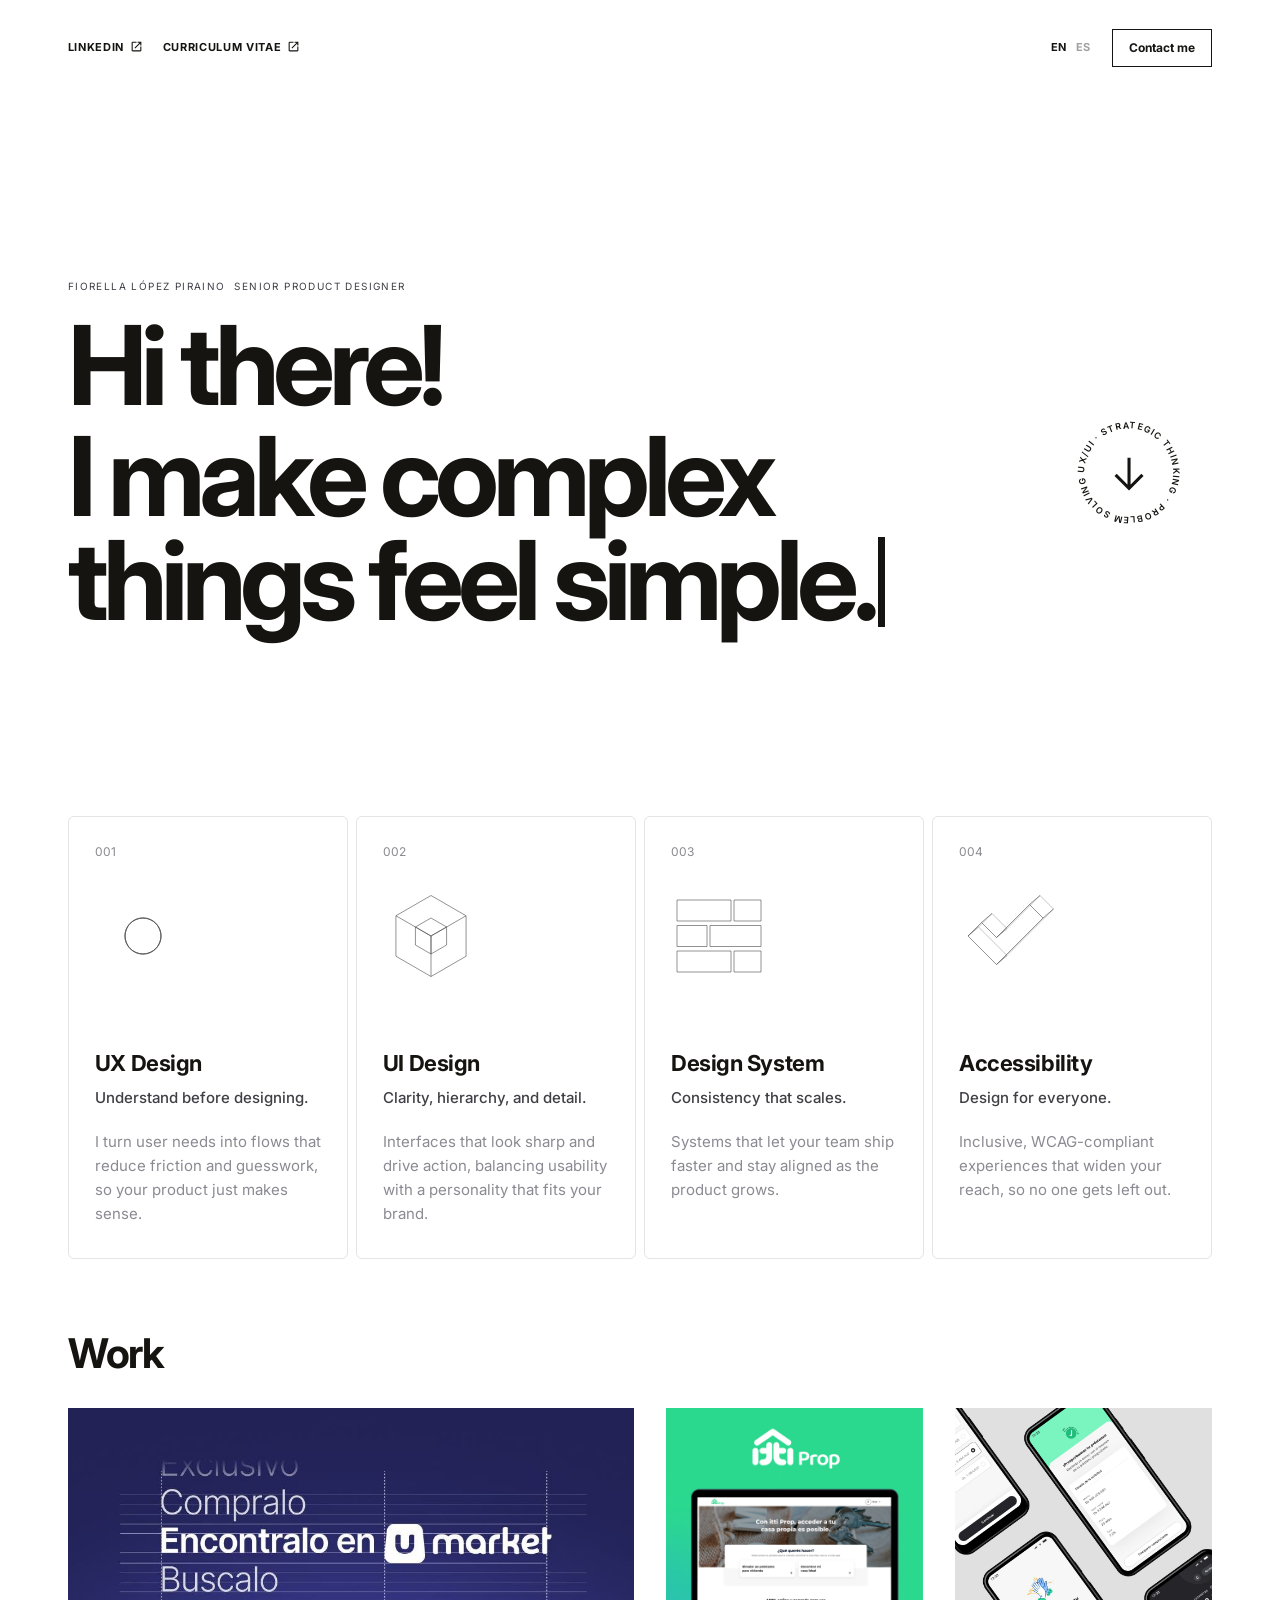
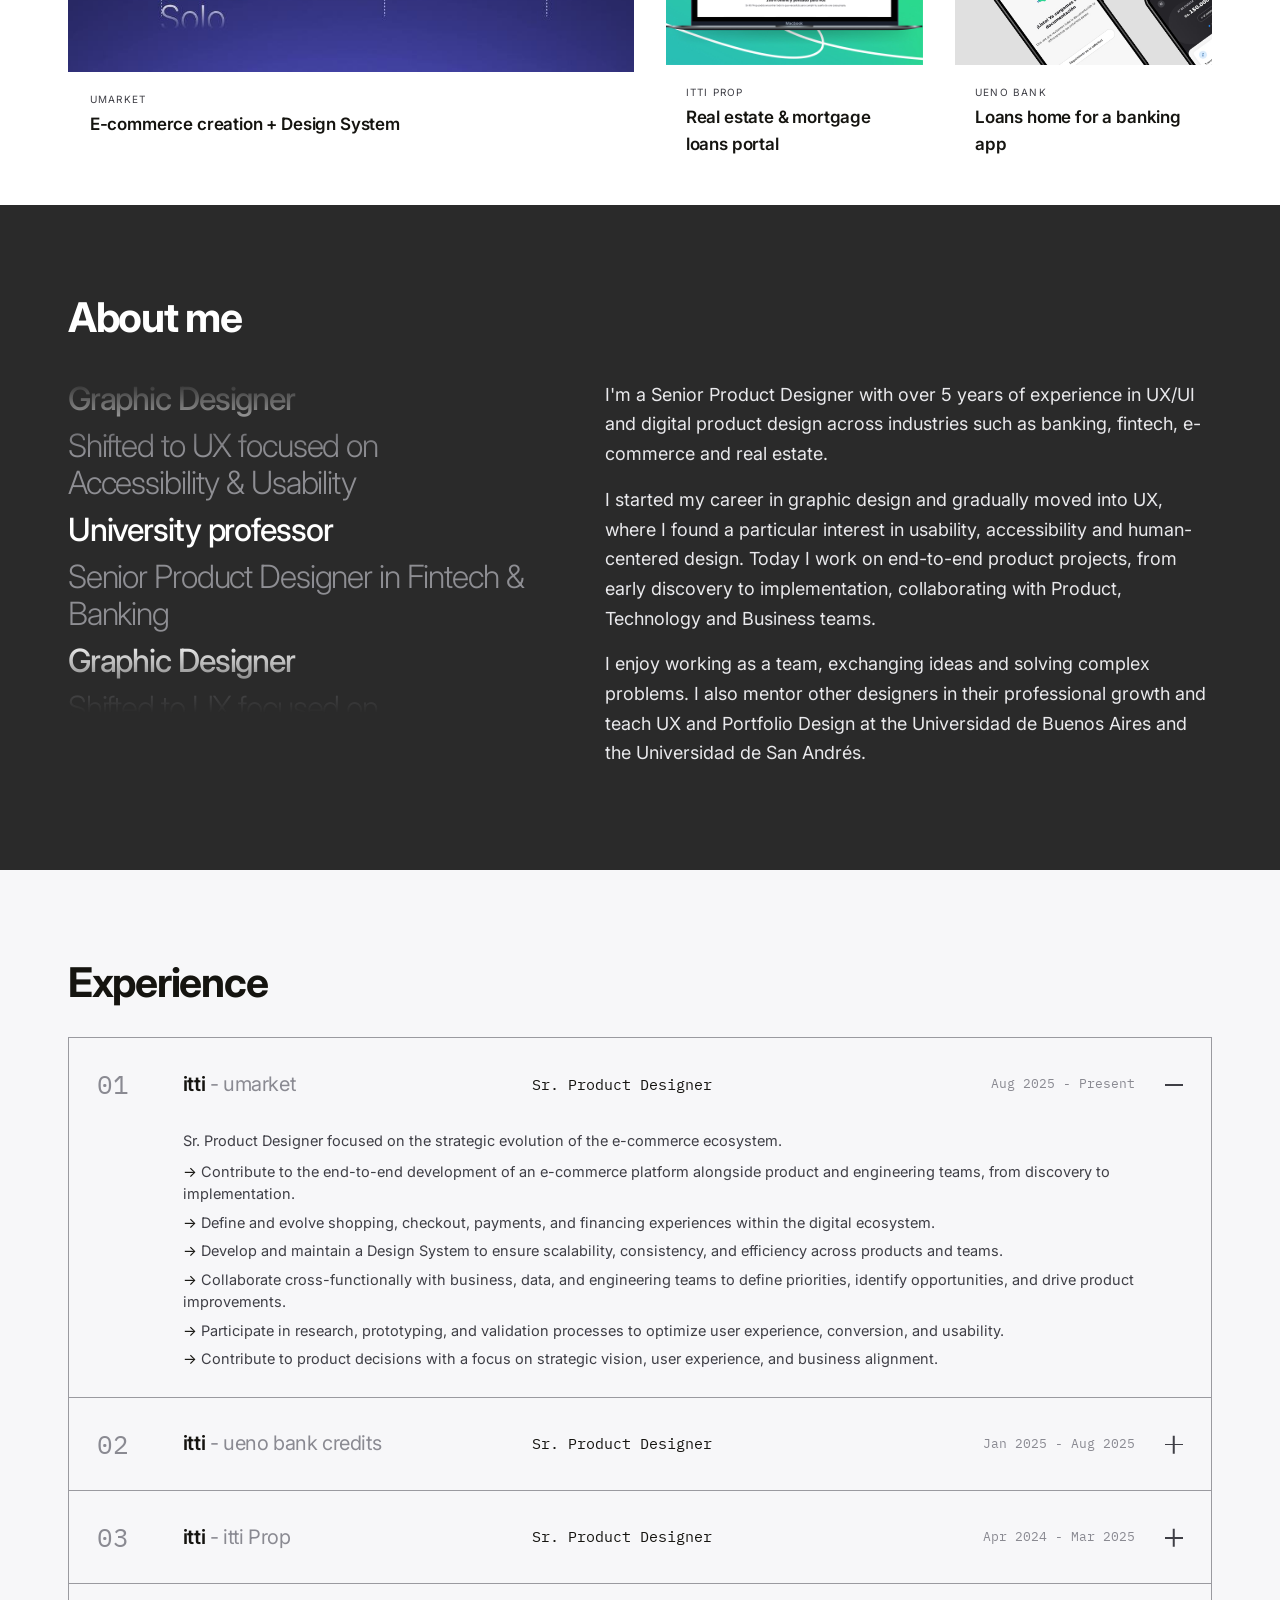
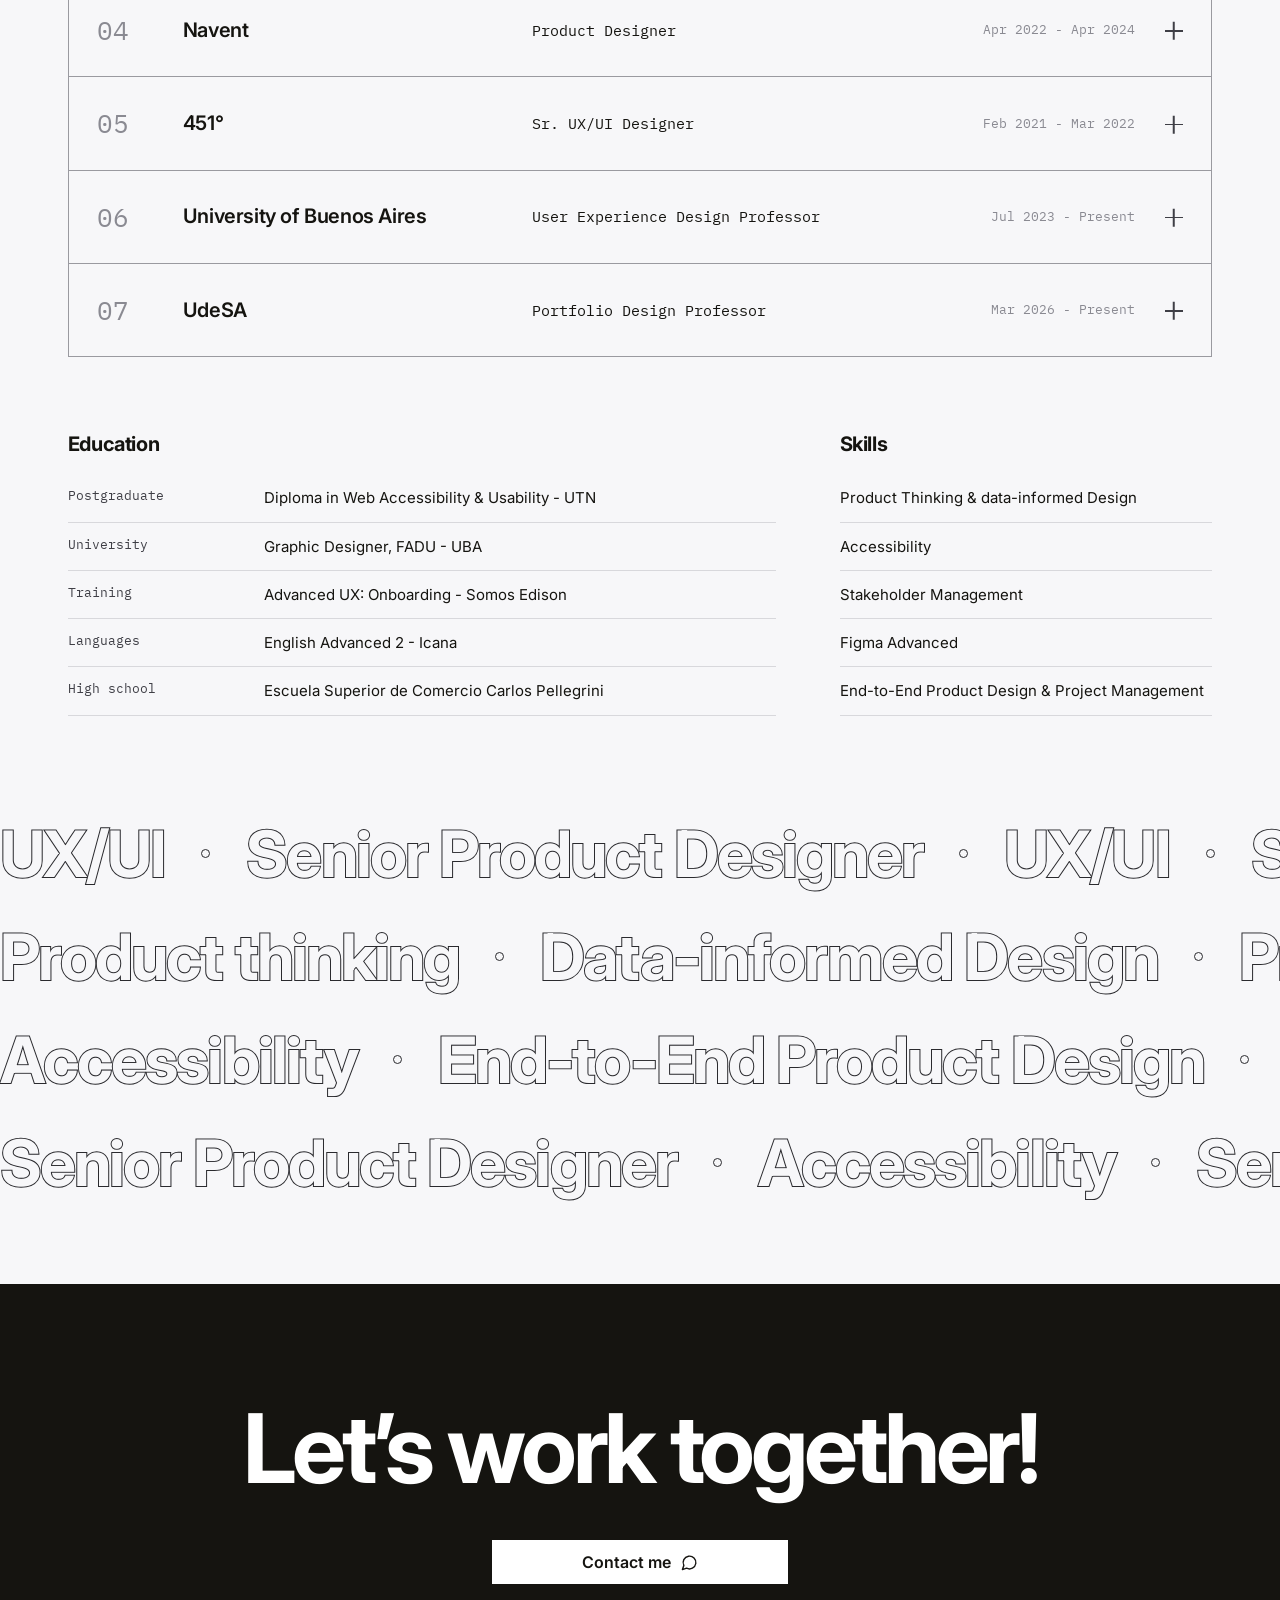
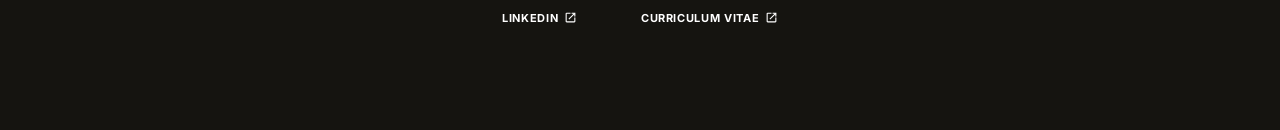
<file: index.html>
<!DOCTYPE html>
<html lang="en">
<head>
  <meta charset="utf-8">
  <meta name="viewport" content="width=device-width, initial-scale=1">
  <title>Fiorella López Piraino · Senior Product Designer</title>
  <meta name="description" content="Senior Product Designer in fintech, banking and e-commerce. I make complex things feel simple.">
  <link rel="preconnect" href="https://fonts.googleapis.com">
  <link rel="preconnect" href="https://fonts.gstatic.com" crossorigin>
  <link href="https://fonts.googleapis.com/css2?family=Inter:wght@300;400;500;600;700;800&family=IBM+Plex+Mono:wght@400;500&display=swap" rel="stylesheet">
  <link rel="stylesheet" href="styles.css">
  <!-- Apply the saved language before the page paints -->
  <script>try { var l = localStorage.getItem('lang'); if (l === 'es' || l === 'en') document.documentElement.lang = l; } catch (e) {}</script>
</head>
<body>
  <!--
    HOW TEXTS WORK
    Every text exists twice: data-lang="en" (English) and data-lang="es" (Spanish).
    The EN / ES buttons show one and hide the other. To edit a text, change both versions.
  -->

  <!-- ===== Header: hides when you scroll down, comes back when you scroll up ===== -->
  <header class="site-header" id="top">
    <nav class="wrap nav">
      <button type="button" class="nav-burger" aria-expanded="false" aria-controls="nav-links" aria-label="Menu"><span></span><span></span><span></span></button>
      <div class="nav-links" id="nav-links">
        <a href="https://linkedin.com/in/fiorelopez" target="_blank" rel="noopener">LinkedIn <svg class="i-ext" viewBox="0 0 24 24" aria-hidden="true"><path d="M5 21q-.825 0-1.413-.588T3 19V5q0-.825.588-1.413T5 3h7v2H5v14h14v-7h2v7q0 .825-.588 1.413T19 21H5Zm4.7-5.3-1.4-1.4L17.6 5H14V3h7v7h-2V6.4l-9.3 9.3Z"/></svg></a>
        <a href="cv.html" target="_blank" rel="noopener"><span data-lang="en">Curriculum vitae</span><span data-lang="es">Currículum</span> <svg class="i-ext" viewBox="0 0 24 24" aria-hidden="true"><path d="M5 21q-.825 0-1.413-.588T3 19V5q0-.825.588-1.413T5 3h7v2H5v14h14v-7h2v7q0 .825-.588 1.413T19 21H5Zm4.7-5.3-1.4-1.4L17.6 5H14V3h7v7h-2V6.4l-9.3 9.3Z"/></svg></a>
      </div>
      <div class="nav-right">
        <div class="lang" role="group" aria-label="Language / Idioma">
          <button type="button" data-set-lang="en">EN</button>
          <button type="button" data-set-lang="es">ES</button>
        </div>
        <a class="btn-outline" href="mailto:fiorelopezph@gmail.com"><span data-lang="en">Contact me</span><span data-lang="es">Contactame</span></a>
      </div>
    </nav>
  </header>

  <main>
    <!-- ===== Hero ===== -->
    <section class="hero wrap">
      <p class="eyebrow reveal">Fiorella López Piraino &nbsp;Senior Product Designer</p>
      <div class="hero-row">
        <h1 class="hero-title">
          <span class="line"><span>Hi there!</span></span>
          <!-- Typing effect: the phrases are in script.js -->
          <span class="typed" aria-live="polite"><span class="typed-text">I make complex
things feel simple.</span><span class="caret" aria-hidden="true"></span></span>
        </h1>
        <a class="scroll-badge" href="#services" aria-label="Scroll to content">
          <svg class="ring" viewBox="0 0 120 120" aria-hidden="true">
            <defs><path id="circle" d="M60,60 m-46,0 a46,46 0 1,1 92,0 a46,46 0 1,1 -92,0"/></defs>
            <text><textPath href="#circle">UX/UI · STRATEGIC THINKING · PROBLEM SOLVING · WIREFRAMING · </textPath></text>
          </svg>
          <svg class="arrow" viewBox="0 0 24 24" aria-hidden="true"><path d="M12 4v16M5 13l7 7 7-7"/></svg>
        </a>
      </div>
    </section>

    <!-- ===== Services ===== -->
    <section class="services wrap" id="services">
      <article class="service reveal">
        <span class="num">001</span>
        <svg class="icon icon-ux" viewBox="0 0 64 64" aria-hidden="true"><circle class="c c1" cx="32" cy="32" r="12"/><circle class="c c2" cx="32" cy="32" r="12"/><circle class="c c3" cx="32" cy="32" r="12"/></svg>
        <h3><span data-lang="en">UX Design</span><span data-lang="es">Diseño UX</span></h3>
        <p class="lead"><span data-lang="en">Understand before designing.</span><span data-lang="es">Entender antes de diseñar.</span></p>
        <p class="desc"><span data-lang="en">I turn user needs into flows that reduce friction and guesswork, so your product just makes sense.</span><span data-lang="es">Convierto las necesidades de las personas en flujos que reducen la fricción y las dudas, para que tu producto simplemente se entienda.</span></p>
      </article>
      <article class="service reveal">
        <span class="num">002</span>
        <svg class="icon icon-ui" viewBox="0 0 64 64" aria-hidden="true"><g class="outer"><path d="M32.00 5.00 L55.38 18.50 L55.38 45.50 L32.00 59.00 L8.62 45.50 L8.62 18.50Z M32 32 L55.38 18.50 M32 32 L32.00 59.00 M32 32 L8.62 18.50"/></g><g class="inner"><path d="M32.00 20.00 L42.39 26.00 L42.39 38.00 L32.00 44.00 L21.61 38.00 L21.61 26.00Z M32 32 L42.39 26.00 M32 32 L32.00 44.00 M32 32 L21.61 26.00"/></g></svg>
        <h3><span data-lang="en">UI Design</span><span data-lang="es">Diseño UI</span></h3>
        <p class="lead"><span data-lang="en">Clarity, hierarchy, and detail.</span><span data-lang="es">Claridad, jerarquía y detalle.</span></p>
        <p class="desc"><span data-lang="en">Interfaces that look sharp and drive action, balancing usability with a personality that fits your brand.</span><span data-lang="es">Interfaces prolijas que invitan a la acción, equilibrando usabilidad con una personalidad acorde a tu marca.</span></p>
      </article>
      <article class="service reveal">
        <span class="num">003</span>
        <svg class="icon icon-ds" viewBox="0 0 64 64" aria-hidden="true"><rect class="b a1" x="4" y="8" width="36" height="14"/><rect class="b a2" x="42" y="8" width="18" height="14"/><rect class="b b1" x="4" y="25" width="20" height="14"/><rect class="b b2" x="26" y="25" width="34" height="14"/><rect class="b c1" x="4" y="42" width="36" height="14"/><rect class="b c2" x="42" y="42" width="18" height="14"/></svg>
        <h3>Design System</h3>
        <p class="lead"><span data-lang="en">Consistency that scales.</span><span data-lang="es">Consistencia que escala.</span></p>
        <p class="desc"><span data-lang="en">Systems that let your team ship faster and stay aligned as the product grows.</span><span data-lang="es">Sistemas que le permiten a tu equipo lanzar más rápido y mantenerse alineado a medida que el producto crece.</span></p>
      </article>
      <article class="service reveal">
        <span class="num">004</span>
        <svg class="icon icon-a11y" viewBox="0 0 64 64" aria-hidden="true"><g class="check"><path class="back" d="M13 26 L22 17 L32 27 L54 5 L63 14 L32 45Z"/><path d="M6 32 L13 26 M15 23 L22 17 M25 33 L32 27 M47 11 L54 5 M56 20 L63 14 M25 51 L32 45"/><path class="front" d="M6 32 L15 23 L25 33 L47 11 L56 20 L25 51Z"/></g></svg>
        <h3><span data-lang="en">Accessibility</span><span data-lang="es">Accesibilidad</span></h3>
        <p class="lead"><span data-lang="en">Design for everyone.</span><span data-lang="es">Diseño para todas las personas.</span></p>
        <p class="desc"><span data-lang="en">Inclusive, WCAG-compliant experiences that widen your reach, so no one gets left out.</span><span data-lang="es">Experiencias inclusivas, alineadas a WCAG, que amplían tu alcance para que nadie quede afuera.</span></p>
      </article>
    </section>

    <!-- ===== Work ===== -->
    <section class="work wrap" id="work">
      <h2 class="section-title reveal"><span data-lang="en">Work</span><span data-lang="es">Proyectos</span></h2>
      <div class="work-grid">
        <a class="project project--wide reveal" href="umarket.html" data-cursor-en="View case" data-cursor-es="Ver caso">
          <div class="project-media"><img src="assets/work-umarket.jpg" alt="umarket brand visual: Encontralo en umarket" width="908" height="510"></div>
          <p class="project-client">umarket</p>
          <h3 class="project-title"><span data-lang="en">E-commerce creation + Design System</span><span data-lang="es">Creación de ecommerce + Design System</span></h3>
        </a>
        <a class="project reveal" href="ittiprop.html" data-cursor-en="View case" data-cursor-es="Ver caso">
          <div class="project-media"><img src="assets/work-itti-prop.jpg" alt="itti Prop logo and the platform home on a laptop" width="1200" height="1200"></div>
          <p class="project-client">itti Prop</p>
          <h3 class="project-title"><span data-lang="en">Real estate &amp; mortgage loans portal</span><span data-lang="es">Portal de viviendas y préstamos hipotecarios</span></h3>
        </a>
        <a class="project reveal" href="uenoprestamos.html" data-cursor-en="View case" data-cursor-es="Ver caso">
          <div class="project-media"><img src="assets/work-ueno-prestamos.jpg" alt="Phones showing loan screens of the ueno bank app" width="912" height="912"></div>
          <p class="project-client">ueno bank</p>
          <h3 class="project-title"><span data-lang="en">Loans home for a banking app</span><span data-lang="es">Home de préstamos para app bancaria</span></h3>
        </a>
      </div>
    </section>

    <!-- ===== About ===== -->
    <section class="about" id="about">
      <div class="wrap about-grid">
        <h2 class="section-title reveal"><span data-lang="en">About me</span><span data-lang="es">Sobre mí</span></h2>

        <!-- Moving list: the visible track is duplicated so the loop is seamless -->
        <div class="reel reveal">
          <ul class="sr-only" data-lang="en">
            <li>Graphic Designer</li><li>Shifted to UX focused on Accessibility &amp; Usability</li><li>University professor</li><li>Senior Product Designer in Fintech &amp; Banking</li>
          </ul>
          <ul class="sr-only" data-lang="es">
            <li>Diseñadora gráfica</li><li>Especialización en UX</li><li>Accesibilidad y Usabilidad</li><li>Docente universitaria</li><li>Senior Product Designer</li><li>Fintech &amp; Banking</li>
          </ul>
          <ul class="reel-track" aria-hidden="true" data-lang="en">
            <li>Graphic Designer</li><li>Shifted to UX focused on Accessibility &amp; Usability</li><li>University professor</li><li>Senior Product Designer in Fintech &amp; Banking</li>
            <li>Graphic Designer</li><li>Shifted to UX focused on Accessibility &amp; Usability</li><li>University professor</li><li>Senior Product Designer in Fintech &amp; Banking</li>
          </ul>
          <ul class="reel-track" aria-hidden="true" data-lang="es">
            <li>Diseñadora gráfica</li><li>Especialización en UX</li><li>Accesibilidad y Usabilidad</li><li>Docente universitaria</li><li>Senior Product Designer</li><li>Fintech &amp; Banking</li>
            <li>Diseñadora gráfica</li><li>Especialización en UX</li><li>Accesibilidad y Usabilidad</li><li>Docente universitaria</li><li>Senior Product Designer</li><li>Fintech &amp; Banking</li>
          </ul>
        </div>

        <div class="about-text reveal">
          <div data-lang="en">
            <p>I'm a Senior Product Designer with over 5 years of experience in UX/UI and digital product design across industries such as banking, fintech, e-commerce and real estate.</p>
            <p>I started my career in graphic design and gradually moved into UX, where I found a particular interest in usability, accessibility and human-centered design. Today I work on end-to-end product projects, from early discovery to implementation, collaborating with Product, Technology and Business teams.</p>
            <p>I enjoy working as a team, exchanging ideas and solving complex problems. I also mentor other designers in their professional growth and teach UX and Portfolio Design at the Universidad de Buenos Aires and the Universidad de San Andrés.</p>
          </div>
          <div data-lang="es">
            <p>Soy Senior Product Designer con más de 5 años de experiencia en UX/UI y diseño de productos digitales en distintas industrias, como banca, fintech, e-commerce y real estate.</p>
            <p>Empecé mi carrera en diseño gráfico y fui acercándome al mundo de UX, donde encontré un interés particular por la usabilidad, la accesibilidad y el diseño centrado en las personas. Hoy trabajo en proyectos de producto de punta a punta, desde las primeras etapas de discovery hasta su implementación, en colaboración con equipos de Producto, Tecnología y Negocio.</p>
            <p>Disfruto trabajar en equipo, intercambiar ideas y encontrar soluciones a problemas complejos. También acompaño a otros diseñadores en su desarrollo profesional y doy clases de UX y Diseño de Portfolio en la Universidad de Buenos Aires y la Universidad de San Andrés.</p>
          </div>
        </div>
      </div>
    </section>

    <!-- ===== Experience ===== -->
    <section class="experience" id="experience">
      <div class="wrap">
        <h2 class="section-title reveal"><span data-lang="en">Experience</span><span data-lang="es">Experiencia</span></h2>
        <div class="accordion reveal">

          <details class="job" open>
            <summary><span class="job-num">01</span><span class="job-co"><b>itti</b> - umarket</span><span class="job-role">Sr. Product Designer</span><span class="job-date"><span data-lang="en">Aug 2025 - Present</span><span data-lang="es">Ago 2025 - Actualidad</span></span><span class="job-toggle" aria-hidden="true"></span></summary>
            <div class="job-body"><div class="job-inner">
              <div data-lang="en">
                <p>Sr. Product Designer focused on the strategic evolution of the e-commerce ecosystem.</p>
                <ul>
                  <li>Contribute to the end-to-end development of an e-commerce platform alongside product and engineering teams, from discovery to implementation.</li>
                  <li>Define and evolve shopping, checkout, payments, and financing experiences within the digital ecosystem.</li>
                  <li>Develop and maintain a Design System to ensure scalability, consistency, and efficiency across products and teams.</li>
                  <li>Collaborate cross-functionally with business, data, and engineering teams to define priorities, identify opportunities, and drive product improvements.</li>
                  <li>Participate in research, prototyping, and validation processes to optimize user experience, conversion, and usability.</li>
                  <li>Contribute to product decisions with a focus on strategic vision, user experience, and business alignment.</li>
                </ul>
              </div>
              <div data-lang="es">
                <p>Sr. Product Designer enfocada en la evolución estratégica del ecosistema de e-commerce.</p>
                <ul>
                  <li>Participo en el desarrollo end-to-end de una plataforma de e-commerce junto a los equipos de producto e ingeniería, de discovery a implementación.</li>
                  <li>Defino y evoluciono las experiencias de compra, checkout, pagos y financiación dentro del ecosistema digital.</li>
                  <li>Desarrollo y mantengo un Design System para asegurar escalabilidad, consistencia y eficiencia entre productos y equipos.</li>
                  <li>Colaboro con negocio, data e ingeniería para definir prioridades, detectar oportunidades e impulsar mejoras de producto.</li>
                  <li>Participo en procesos de research, prototipado y validación para optimizar la experiencia, la conversión y la usabilidad.</li>
                  <li>Aporto a las decisiones de producto con foco en visión estratégica, experiencia de usuario y alineación con el negocio.</li>
                </ul>
              </div>
            </div></div>
          </details>

          <details class="job">
            <summary><span class="job-num">02</span><span class="job-co"><b>itti</b> - ueno bank credits</span><span class="job-role">Sr. Product Designer</span><span class="job-date"><span data-lang="en">Jan 2025 - Aug 2025</span><span data-lang="es">Ene 2025 - Ago 2025</span></span><span class="job-toggle" aria-hidden="true"></span></summary>
            <div class="job-body"><div class="job-inner">
              <ul data-lang="en">
                <li>Designed the loans section of the app and the end-to-end application, management and payment flows.</li>
                <li>Validated solutions through user testing and supported the handoff to development.</li>
              </ul>
              <ul data-lang="es">
                <li>Diseñé la sección de préstamos de la app y los flujos end-to-end de solicitud, gestión y pago.</li>
                <li>Validé las soluciones con testeos de usuarios y acompañé el handoff a desarrollo.</li>
              </ul>
            </div></div>
          </details>

          <details class="job">
            <summary><span class="job-num">03</span><span class="job-co"><b>itti</b> - itti Prop</span><span class="job-role">Sr. Product Designer</span><span class="job-date"><span data-lang="en">Apr 2024 - Mar 2025</span><span data-lang="es">Abr 2024 - Mar 2025</span></span><span class="job-toggle" aria-hidden="true"></span></summary>
            <div class="job-body"><div class="job-inner">
              <ul data-lang="en">
                <li>Designed from scratch a platform connecting real estate listings with financial services; led strategy, research and testing.</li>
                <li>Reduced usability issues from 11 to 5 between testing rounds; in its first month, 45 loans were approved, three times the bank's monthly average.</li>
              </ul>
              <ul data-lang="es">
                <li>Diseñé desde cero una plataforma que une oferta inmobiliaria y servicios financieros; lideré estrategia, research y testeo.</li>
                <li>Reduje los problemas de usabilidad de 11 a 5 entre rondas de testeo; en su primer mes se aprobaron 45 préstamos, el triple del promedio mensual del banco.</li>
              </ul>
            </div></div>
          </details>

          <details class="job">
            <summary><span class="job-num">04</span><span class="job-co"><b>Navent</b></span><span class="job-role">Product Designer</span><span class="job-date"><span data-lang="en">Apr 2022 - Apr 2024</span><span data-lang="es">Abr 2022 - Abr 2024</span></span><span class="job-toggle" aria-hidden="true"></span></summary>
            <div class="job-body"><div class="job-inner">
              <ul data-lang="en">
                <li>Apps &amp; Seekers: UX/UI for Android, iOS and web apps of LATAM real estate portals; user research, design systems and accessibility.</li>
                <li>Financial Services: financial interfaces (rental guarantees, mortgage loans) compliant with local regulations; regional design system and usability testing.</li>
              </ul>
              <ul data-lang="es">
                <li>Apps &amp; Seekers: UX/UI de apps Android, iOS y web de portales inmobiliarios de LATAM; user research, design systems y accesibilidad.</li>
                <li>Financial Services: interfaces financieras (garantías de alquiler, créditos hipotecarios) según regulaciones locales; design system regional y usability testing.</li>
              </ul>
            </div></div>
          </details>

          <details class="job">
            <summary><span class="job-num">05</span><span class="job-co"><b>451°</b></span><span class="job-role">Sr. UX/UI Designer</span><span class="job-date"><span data-lang="en">Feb 2021 - Mar 2022</span><span data-lang="es">Feb 2021 - Mar 2022</span></span><span class="job-toggle" aria-hidden="true"></span></summary>
            <div class="job-body"><div class="job-inner">
              <ul data-lang="en"><li>UX/UI flows and prototypes for Visa International within Visa's Design System; presentations to stakeholders.</li></ul>
              <ul data-lang="es"><li>Flujos UX/UI y prototipos para Visa Internacional bajo el Design System de Visa; presentaciones a stakeholders.</li></ul>
            </div></div>
          </details>

          <details class="job">
            <summary><span class="job-num">06</span><span class="job-co"><b><span data-lang="en">University of Buenos Aires</span><span data-lang="es">Universidad de Buenos Aires</span></b></span><span class="job-role"><span data-lang="en">User Experience Design Professor</span><span data-lang="es">Docente de Diseño de Experiencia de Usuario</span></span><span class="job-date"><span data-lang="en">Jul 2023 - Present</span><span data-lang="es">Jul 2023 - Actualidad</span></span><span class="job-toggle" aria-hidden="true"></span></summary>
            <div class="job-body"><div class="job-inner">
              <ul data-lang="en"><li>Elective course for Graphic Design, Industrial Design and Image &amp; Sound: human-centered methods and research (Cátedra Valdez / UX Labs).</li></ul>
              <ul data-lang="es"><li>Materia optativa para Diseño Gráfico, Industrial e Imagen y Sonido: metodologías centradas en personas y research (Cátedra Valdez / UX Labs).</li></ul>
            </div></div>
          </details>

          <details class="job">
            <summary><span class="job-num">07</span><span class="job-co"><b>UdeSA</b></span><span class="job-role"><span data-lang="en">Portfolio Design Professor</span><span data-lang="es">Docente de Diseño de Portfolio</span></span><span class="job-date"><span data-lang="en">Mar 2026 - Present</span><span data-lang="es">Mar 2026 - Actualidad</span></span><span class="job-toggle" aria-hidden="true"></span></summary>
            <div class="job-body"><div class="job-inner">
              <ul data-lang="en"><li>Guiding advanced Design students through portfolios, case studies and defending their design decisions.</li></ul>
              <ul data-lang="es"><li>Acompaño a estudiantes avanzados de Diseño en sus portfolios, casos de estudio y la defensa de sus decisiones de diseño.</li></ul>
            </div></div>
          </details>

        </div>

        <div class="edu-skills">
          <div class="reveal">
            <h3 class="small-title"><span data-lang="en">Education</span><span data-lang="es">Educación</span></h3>
            <dl class="table" data-lang="en">
              <div><dt>Postgraduate</dt><dd>Diploma in Web Accessibility &amp; Usability - UTN</dd></div>
              <div><dt>University</dt><dd>Graphic Designer, FADU - UBA</dd></div>
              <div><dt>Training</dt><dd>Advanced UX: Onboarding - Somos Edison</dd></div>
              <div><dt>Languages</dt><dd>English Advanced 2 - Icana</dd></div>
              <div><dt>High school</dt><dd>Escuela Superior de Comercio Carlos Pellegrini</dd></div>
            </dl>
            <dl class="table" data-lang="es">
              <div><dt>Posgrado</dt><dd>Diplomatura en Accesibilidad y Usabilidad Web - UTN</dd></div>
              <div><dt>Universitario</dt><dd>Diseñadora Gráfica, FADU - UBA</dd></div>
              <div><dt>Capacitación</dt><dd>UX Avanzado: Onboarding - Somos Edison</dd></div>
              <div><dt>Idiomas</dt><dd>Inglés Advanced 2 - Icana</dd></div>
              <div><dt>Secundario</dt><dd>Escuela Superior de Comercio Carlos Pellegrini</dd></div>
            </dl>
          </div>
          <div class="reveal">
            <h3 class="small-title"><span data-lang="en">Skills</span><span data-lang="es">Habilidades</span></h3>
            <ul class="table skills" data-lang="en">
              <li>Product Thinking &amp; data-informed Design</li>
              <li>Accessibility</li>
              <li>Stakeholder Management</li>
              <li>Figma Advanced</li>
              <li>End-to-End Product Design &amp; Project Management</li>
            </ul>
            <ul class="table skills" data-lang="es">
              <li>Product thinking y diseño data-informed</li>
              <li>Accesibilidad</li>
              <li>Gestión de stakeholders</li>
              <li>Figma avanzado</li>
              <li>Diseño de producto end-to-end y gestión de proyectos</li>
            </ul>
          </div>
        </div>
      </div>

      <!-- ===== Marquee: outlined words moving sideways (same terms in both languages) ===== -->
      <div class="marquee" aria-hidden="true">
        <div class="marquee-row"><div class="marquee-track"><span>UX/UI</span><i></i><span>Senior Product Designer</span><i></i><span>UX/UI</span><i></i><span>Senior Product Designer</span><i></i></div></div>
        <div class="marquee-row reverse"><div class="marquee-track"><span>Product thinking</span><i></i><span>Data-informed Design</span><i></i><span>Product thinking</span><i></i><span>Data-informed Design</span><i></i></div></div>
        <div class="marquee-row"><div class="marquee-track"><span>Accessibility</span><i></i><span>End-to-End Product Design</span><i></i><span>Accessibility</span><i></i><span>End-to-End Product Design</span><i></i></div></div>
        <div class="marquee-row reverse"><div class="marquee-track"><span>Senior Product Designer</span><i></i><span>Accessibility</span><i></i><span>Senior Product Designer</span><i></i><span>Accessibility</span><i></i></div></div>
      </div>
    </section>
  </main>

  <!-- ===== Footer ===== -->
  <footer class="footer" id="contact">
    <div class="wrap">
      <h2 class="reveal">Let’s work together!</h2>
      <a class="btn-white reveal" href="mailto:fiorelopezph@gmail.com"><span data-lang="en">Contact me</span><span data-lang="es">Contactame</span> <svg class="i-chat" viewBox="0 0 24 24" aria-hidden="true"><path d="M7.9 20A9 9 0 1 0 4 16.1L2 22Z"/></svg></a>
      <div class="footer-links">
        <a href="https://linkedin.com/in/fiorelopez" target="_blank" rel="noopener">LinkedIn <svg class="i-ext" viewBox="0 0 24 24" aria-hidden="true"><path d="M5 21q-.825 0-1.413-.588T3 19V5q0-.825.588-1.413T5 3h7v2H5v14h14v-7h2v7q0 .825-.588 1.413T19 21H5Zm4.7-5.3-1.4-1.4L17.6 5H14V3h7v7h-2V6.4l-9.3 9.3Z"/></svg></a>
        <a href="cv.html" target="_blank" rel="noopener"><span data-lang="en">Curriculum vitae</span><span data-lang="es">Currículum</span> <svg class="i-ext" viewBox="0 0 24 24" aria-hidden="true"><path d="M5 21q-.825 0-1.413-.588T3 19V5q0-.825.588-1.413T5 3h7v2H5v14h14v-7h2v7q0 .825-.588 1.413T19 21H5Zm4.7-5.3-1.4-1.4L17.6 5H14V3h7v7h-2V6.4l-9.3 9.3Z"/></svg></a>
      </div>
    </div>
  </footer>

  <!-- Custom cursor shown over project cards -->
  <div class="cursor" aria-hidden="true"><span></span></div>

  <script src="script.js"></script>
</body>
</html>
</file>
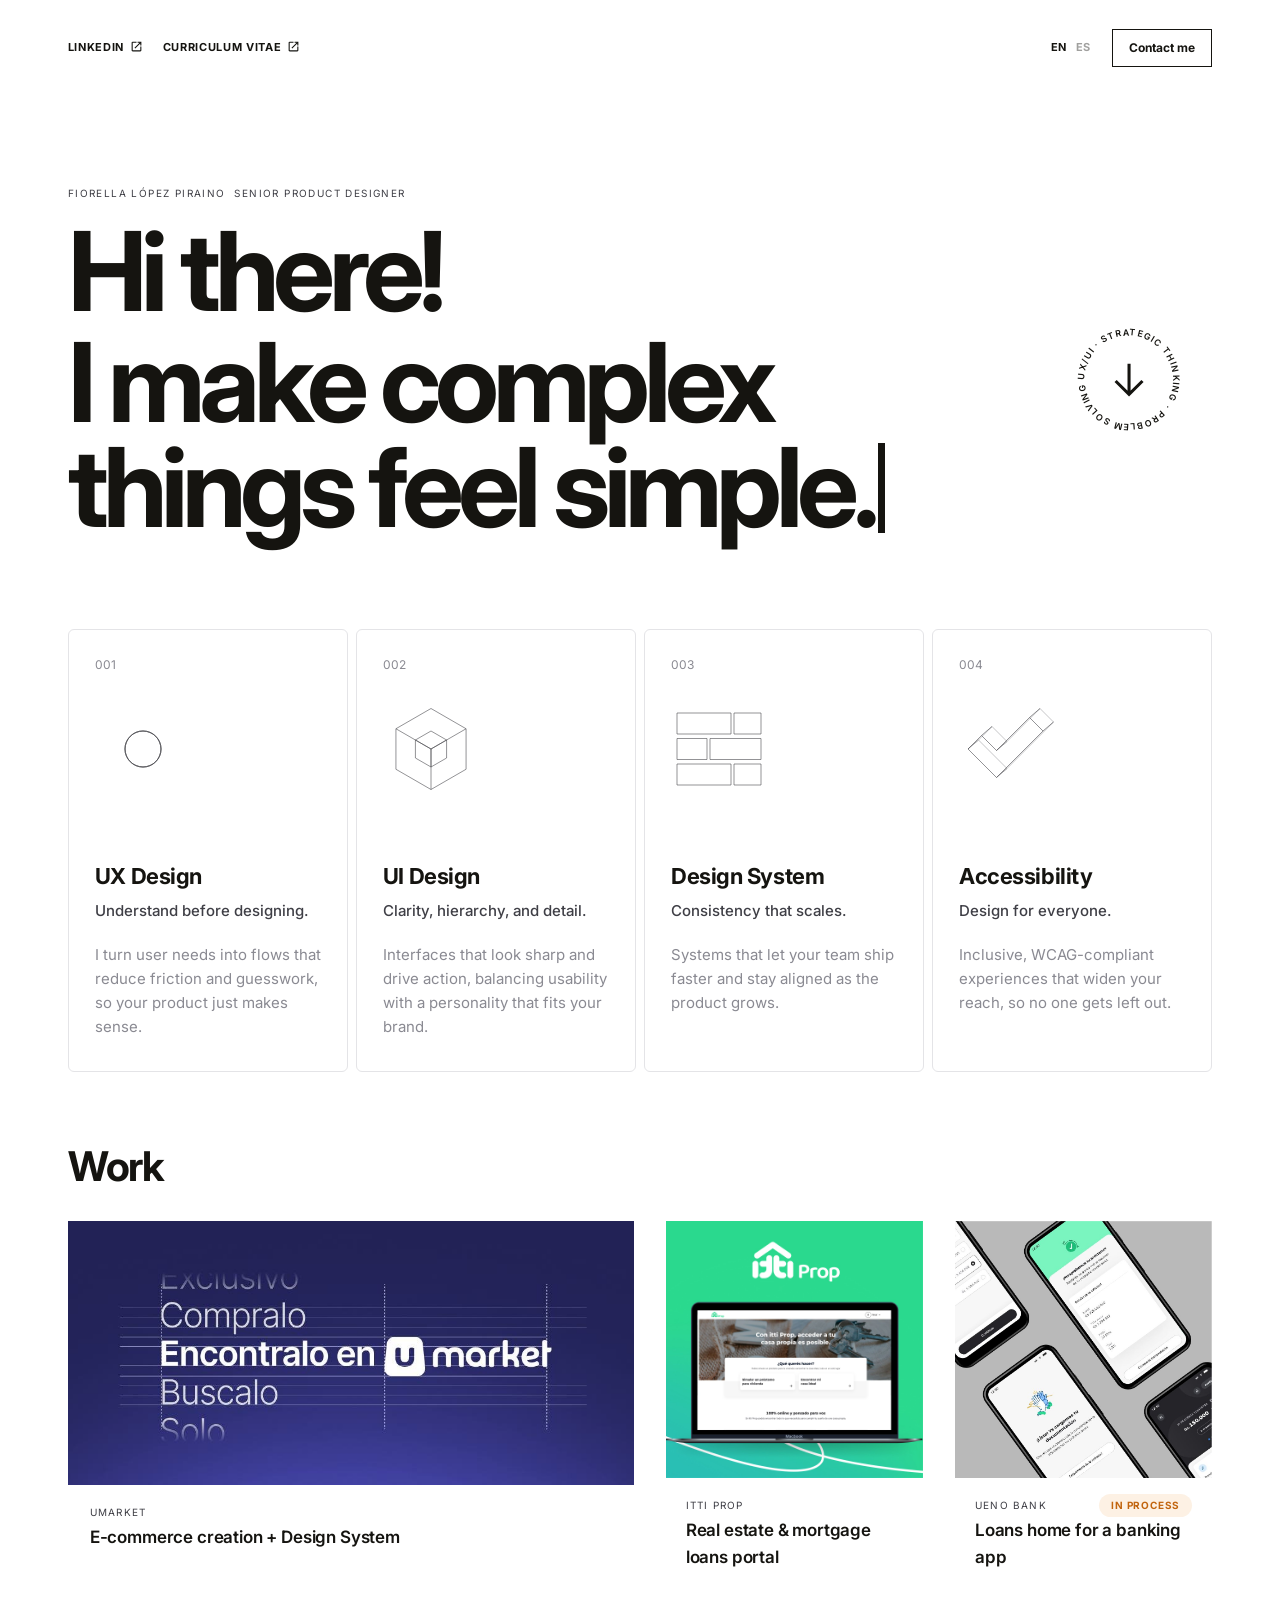
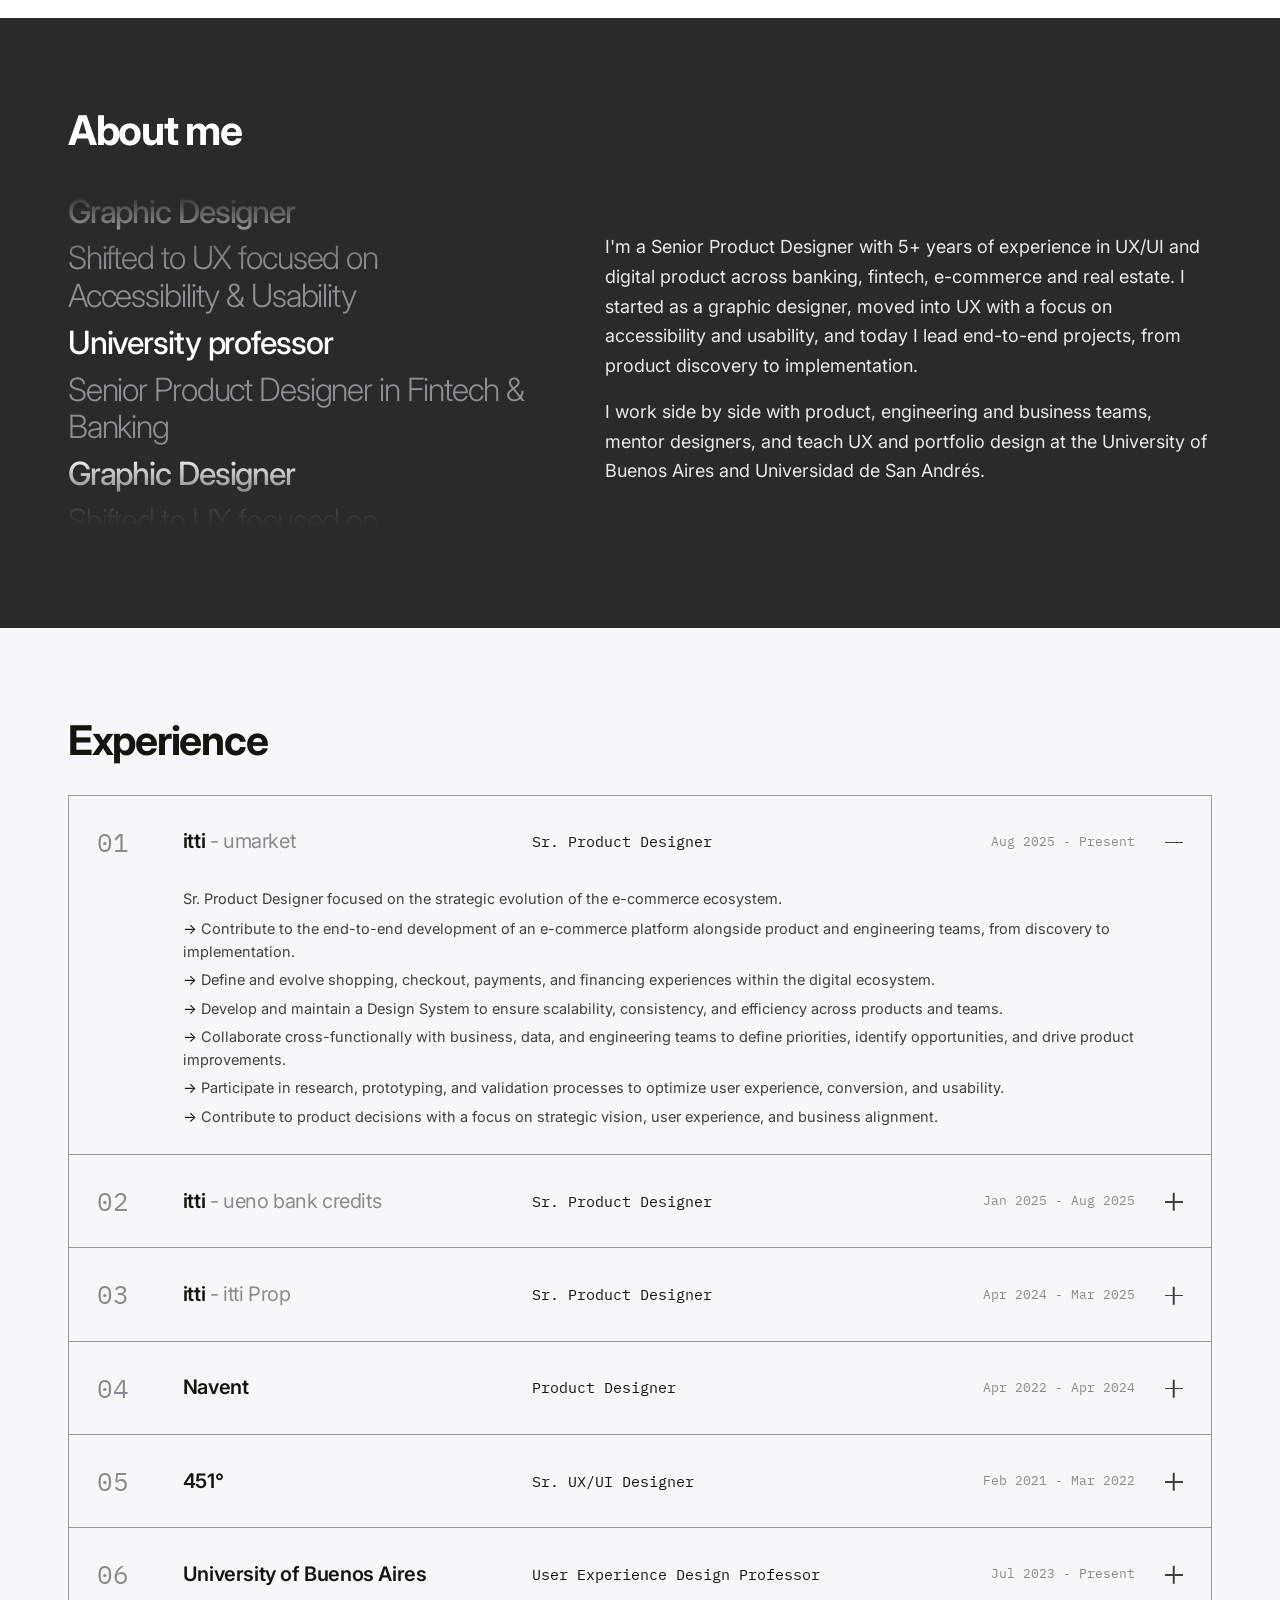
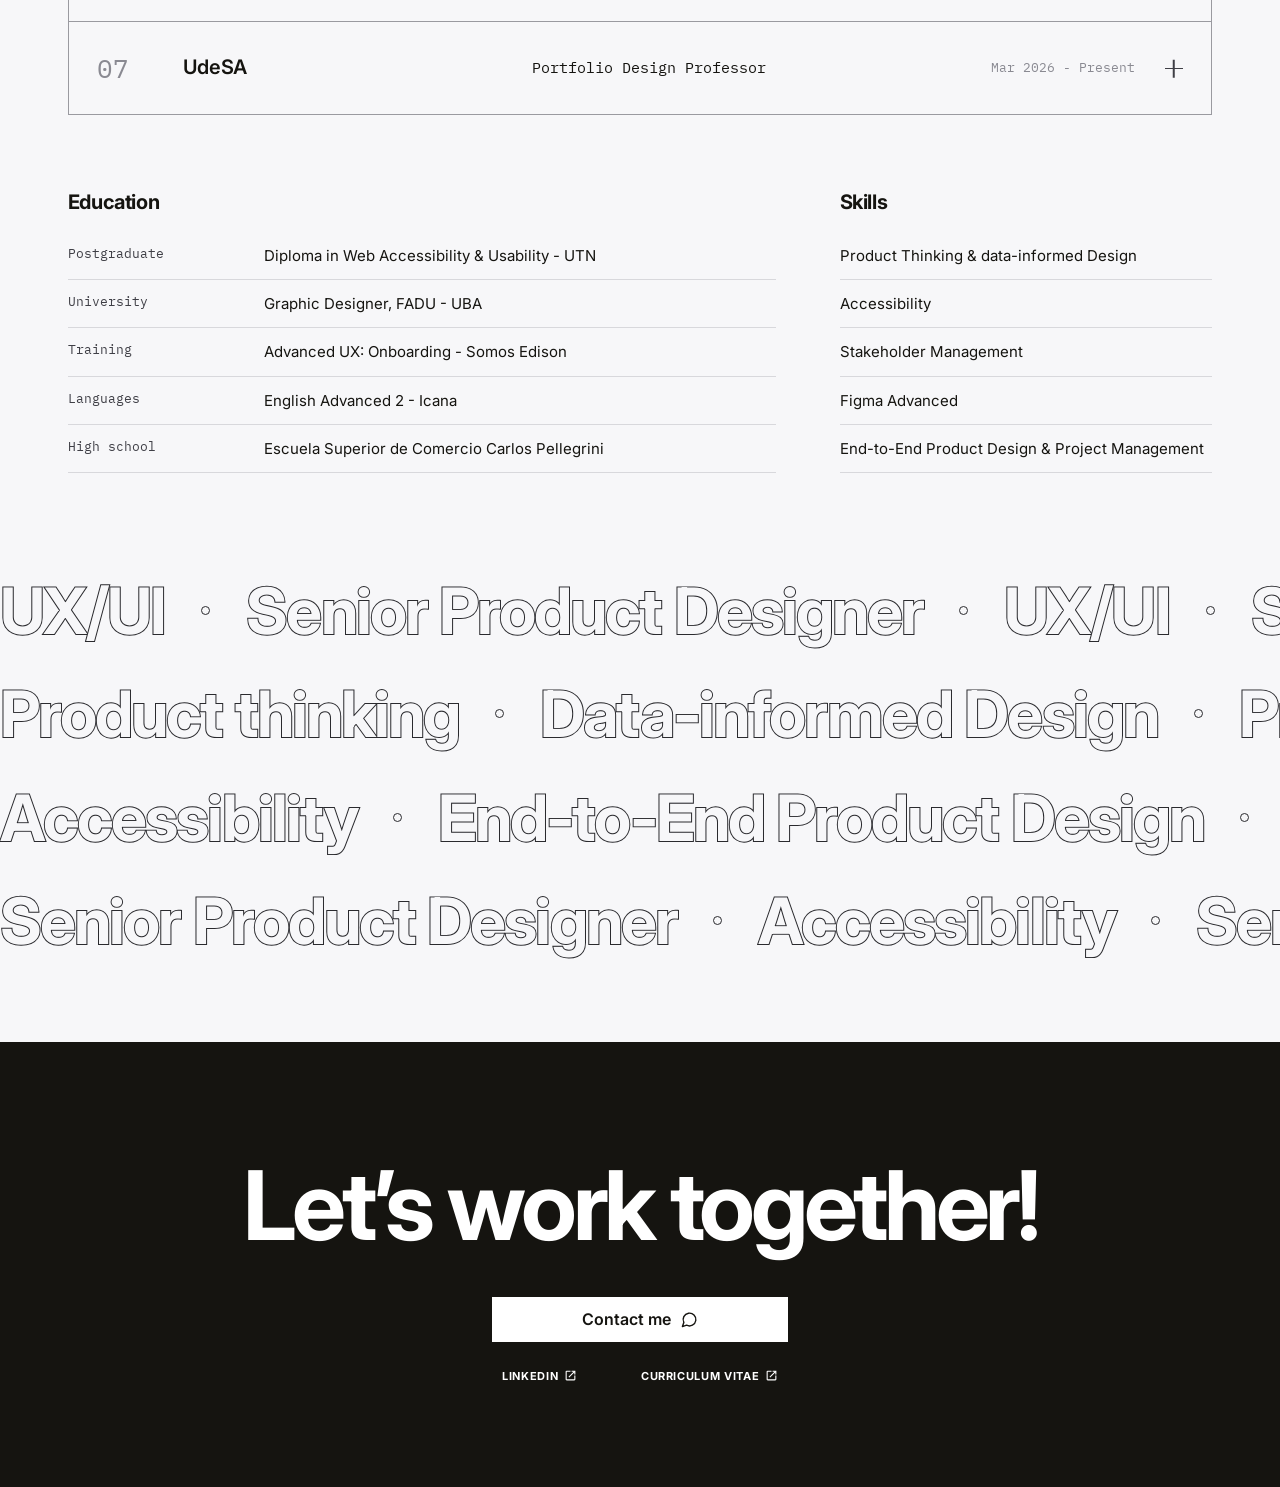
<file: portfolio-v10/index.html>
<!DOCTYPE html>
<html lang="en">
<head>
  <meta charset="utf-8">
  <meta name="viewport" content="width=device-width, initial-scale=1">
  <title>Fiorella López Piraino · Senior Product Designer</title>
  <meta name="description" content="Senior Product Designer in fintech, banking and e-commerce. I make complex things feel simple.">
  <link rel="preconnect" href="https://fonts.googleapis.com">
  <link rel="preconnect" href="https://fonts.gstatic.com" crossorigin>
  <link href="https://fonts.googleapis.com/css2?family=Inter:wght@300;400;500;600;700;800&family=IBM+Plex+Mono:wght@400;500&display=swap" rel="stylesheet">
  <link rel="stylesheet" href="styles.css">
  <!-- Apply the saved language before the page paints -->
  <script>try { var l = localStorage.getItem('lang'); if (l === 'es' || l === 'en') document.documentElement.lang = l; } catch (e) {}</script>
</head>
<body>
  <!--
    HOW TEXTS WORK
    Every text exists twice: data-lang="en" (English) and data-lang="es" (Spanish).
    The EN / ES buttons show one and hide the other. To edit a text, change both versions.
  -->

  <!-- ===== Header: hides when you scroll down, comes back when you scroll up ===== -->
  <header class="site-header" id="top">
    <nav class="wrap nav">
      <div class="nav-links">
        <a href="https://linkedin.com/in/fiorelopez" target="_blank" rel="noopener">LinkedIn <svg class="i-ext" viewBox="0 0 24 24" aria-hidden="true"><path d="M5 21q-.825 0-1.413-.588T3 19V5q0-.825.588-1.413T5 3h7v2H5v14h14v-7h2v7q0 .825-.588 1.413T19 21H5Zm4.7-5.3-1.4-1.4L17.6 5H14V3h7v7h-2V6.4l-9.3 9.3Z"/></svg></a>
        <a href="cv.html" target="_blank" rel="noopener"><span data-lang="en">Curriculum vitae</span><span data-lang="es">Currículum</span> <svg class="i-ext" viewBox="0 0 24 24" aria-hidden="true"><path d="M5 21q-.825 0-1.413-.588T3 19V5q0-.825.588-1.413T5 3h7v2H5v14h14v-7h2v7q0 .825-.588 1.413T19 21H5Zm4.7-5.3-1.4-1.4L17.6 5H14V3h7v7h-2V6.4l-9.3 9.3Z"/></svg></a>
      </div>
      <div class="nav-right">
        <div class="lang" role="group" aria-label="Language / Idioma">
          <button type="button" data-set-lang="en">EN</button>
          <button type="button" data-set-lang="es">ES</button>
        </div>
        <a class="btn-outline" href="mailto:fiorelopezph@gmail.com"><span data-lang="en">Contact me</span><span data-lang="es">Contactame</span></a>
      </div>
    </nav>
  </header>

  <main>
    <!-- ===== Hero ===== -->
    <section class="hero wrap">
      <p class="eyebrow reveal">Fiorella López Piraino &nbsp;Senior Product Designer</p>
      <div class="hero-row">
        <h1 class="hero-title">
          <span class="line"><span>Hi there!</span></span>
          <!-- Typing effect: the phrases are in script.js -->
          <span class="typed" aria-live="polite"><span class="typed-text">I make complex
things feel simple.</span><span class="caret" aria-hidden="true"></span></span>
        </h1>
        <a class="scroll-badge" href="#services" aria-label="Scroll to content">
          <svg class="ring" viewBox="0 0 120 120" aria-hidden="true">
            <defs><path id="circle" d="M60,60 m-46,0 a46,46 0 1,1 92,0 a46,46 0 1,1 -92,0"/></defs>
            <text><textPath href="#circle">UX/UI · STRATEGIC THINKING · PROBLEM SOLVING · WIREFRAMING · </textPath></text>
          </svg>
          <svg class="arrow" viewBox="0 0 24 24" aria-hidden="true"><path d="M12 4v16M5 13l7 7 7-7"/></svg>
        </a>
      </div>
    </section>

    <!-- ===== Services ===== -->
    <section class="services wrap" id="services">
      <article class="service reveal">
        <span class="num">001</span>
        <svg class="icon icon-ux" viewBox="0 0 64 64" aria-hidden="true"><circle class="c c1" cx="32" cy="32" r="12"/><circle class="c c2" cx="32" cy="32" r="12"/><circle class="c c3" cx="32" cy="32" r="12"/></svg>
        <h3><span data-lang="en">UX Design</span><span data-lang="es">Diseño UX</span></h3>
        <p class="lead"><span data-lang="en">Understand before designing.</span><span data-lang="es">Entender antes de diseñar.</span></p>
        <p class="desc"><span data-lang="en">I turn user needs into flows that reduce friction and guesswork, so your product just makes sense.</span><span data-lang="es">Convierto las necesidades de las personas en flujos que reducen la fricción y las dudas, para que tu producto simplemente se entienda.</span></p>
      </article>
      <article class="service reveal">
        <span class="num">002</span>
        <svg class="icon icon-ui" viewBox="0 0 64 64" aria-hidden="true"><g class="outer"><path d="M32.00 5.00 L55.38 18.50 L55.38 45.50 L32.00 59.00 L8.62 45.50 L8.62 18.50Z M32 32 L55.38 18.50 M32 32 L32.00 59.00 M32 32 L8.62 18.50"/></g><g class="inner"><path d="M32.00 20.00 L42.39 26.00 L42.39 38.00 L32.00 44.00 L21.61 38.00 L21.61 26.00Z M32 32 L42.39 26.00 M32 32 L32.00 44.00 M32 32 L21.61 26.00"/></g></svg>
        <h3><span data-lang="en">UI Design</span><span data-lang="es">Diseño UI</span></h3>
        <p class="lead"><span data-lang="en">Clarity, hierarchy, and detail.</span><span data-lang="es">Claridad, jerarquía y detalle.</span></p>
        <p class="desc"><span data-lang="en">Interfaces that look sharp and drive action, balancing usability with a personality that fits your brand.</span><span data-lang="es">Interfaces prolijas que invitan a la acción, equilibrando usabilidad con una personalidad acorde a tu marca.</span></p>
      </article>
      <article class="service reveal">
        <span class="num">003</span>
        <svg class="icon icon-ds" viewBox="0 0 64 64" aria-hidden="true"><rect class="b a1" x="4" y="8" width="36" height="14"/><rect class="b a2" x="42" y="8" width="18" height="14"/><rect class="b b1" x="4" y="25" width="20" height="14"/><rect class="b b2" x="26" y="25" width="34" height="14"/><rect class="b c1" x="4" y="42" width="36" height="14"/><rect class="b c2" x="42" y="42" width="18" height="14"/></svg>
        <h3>Design System</h3>
        <p class="lead"><span data-lang="en">Consistency that scales.</span><span data-lang="es">Consistencia que escala.</span></p>
        <p class="desc"><span data-lang="en">Systems that let your team ship faster and stay aligned as the product grows.</span><span data-lang="es">Sistemas que le permiten a tu equipo lanzar más rápido y mantenerse alineado a medida que el producto crece.</span></p>
      </article>
      <article class="service reveal">
        <span class="num">004</span>
        <svg class="icon icon-a11y" viewBox="0 0 64 64" aria-hidden="true"><g class="check"><path class="back" d="M13 26 L22 17 L32 27 L54 5 L63 14 L32 45Z"/><path d="M6 32 L13 26 M15 23 L22 17 M25 33 L32 27 M47 11 L54 5 M56 20 L63 14 M25 51 L32 45"/><path class="front" d="M6 32 L15 23 L25 33 L47 11 L56 20 L25 51Z"/></g></svg>
        <h3><span data-lang="en">Accessibility</span><span data-lang="es">Accesibilidad</span></h3>
        <p class="lead"><span data-lang="en">Design for everyone.</span><span data-lang="es">Diseño para todas las personas.</span></p>
        <p class="desc"><span data-lang="en">Inclusive, WCAG-compliant experiences that widen your reach, so no one gets left out.</span><span data-lang="es">Experiencias inclusivas, alineadas a WCAG, que amplían tu alcance para que nadie quede afuera.</span></p>
      </article>
    </section>

    <!-- ===== Work ===== -->
    <section class="work wrap" id="work">
      <h2 class="section-title reveal"><span data-lang="en">Work</span><span data-lang="es">Proyectos</span></h2>
      <div class="work-grid">
        <a class="project project--wide reveal" href="umarket.html" data-cursor-en="View case" data-cursor-es="Ver caso">
          <div class="project-media"><img src="assets/work-umarket.jpg" alt="umarket brand visual: Encontralo en umarket" width="908" height="510"></div>
          <p class="project-client">umarket</p>
          <h3 class="project-title"><span data-lang="en">E-commerce creation + Design System</span><span data-lang="es">Creación de ecommerce + Design System</span></h3>
        </a>
        <a class="project reveal" href="ittiprop.html" data-cursor-en="View case" data-cursor-es="Ver caso">
          <div class="project-media"><img src="assets/work-itti-prop.jpg" alt="itti Prop logo and the platform home on a laptop" width="1200" height="1200"></div>
          <p class="project-client">itti Prop</p>
          <h3 class="project-title"><span data-lang="en">Real estate &amp; mortgage loans portal</span><span data-lang="es">Portal de viviendas y préstamos hipotecarios</span></h3>
        </a>
        <div class="project project--soon reveal">
          <div class="project-media"><img src="assets/work-ueno-prestamos.jpg" alt="Phones showing loan screens of the ueno bank app" width="913" height="912"></div>
          <p class="project-client">ueno bank <span class="pill-soon"><span data-lang="en">In process</span><span data-lang="es">En proceso</span></span></p>
          <h3 class="project-title"><span data-lang="en">Loans home for a banking app</span><span data-lang="es">Home de préstamos para app bancaria</span></h3>
        </div>
      </div>
    </section>

    <!-- ===== About ===== -->
    <section class="about" id="about">
      <div class="wrap about-grid">
        <h2 class="section-title reveal"><span data-lang="en">About me</span><span data-lang="es">Sobre mí</span></h2>

        <!-- Moving list: the visible track is duplicated so the loop is seamless -->
        <div class="reel reveal">
          <ul class="sr-only" data-lang="en">
            <li>Graphic Designer</li><li>Shifted to UX focused on Accessibility &amp; Usability</li><li>University professor</li><li>Senior Product Designer in Fintech &amp; Banking</li>
          </ul>
          <ul class="sr-only" data-lang="es">
            <li>Diseñadora gráfica</li><li>Especialización en UX</li><li>Accesibilidad y Usabilidad</li><li>Docente universitaria</li><li>Senior Product Designer</li><li>Fintech &amp; Banking</li>
          </ul>
          <ul class="reel-track" aria-hidden="true" data-lang="en">
            <li>Graphic Designer</li><li>Shifted to UX focused on Accessibility &amp; Usability</li><li>University professor</li><li>Senior Product Designer in Fintech &amp; Banking</li>
            <li>Graphic Designer</li><li>Shifted to UX focused on Accessibility &amp; Usability</li><li>University professor</li><li>Senior Product Designer in Fintech &amp; Banking</li>
          </ul>
          <ul class="reel-track" aria-hidden="true" data-lang="es">
            <li>Diseñadora gráfica</li><li>Especialización en UX</li><li>Accesibilidad y Usabilidad</li><li>Docente universitaria</li><li>Senior Product Designer</li><li>Fintech &amp; Banking</li>
            <li>Diseñadora gráfica</li><li>Especialización en UX</li><li>Accesibilidad y Usabilidad</li><li>Docente universitaria</li><li>Senior Product Designer</li><li>Fintech &amp; Banking</li>
          </ul>
        </div>

        <div class="about-text reveal">
          <div data-lang="en">
            <p>I'm a Senior Product Designer with 5+ years of experience in UX/UI and digital product across banking, fintech, e-commerce and real estate. I started as a graphic designer, moved into UX with a focus on accessibility and usability, and today I lead end-to-end projects, from product discovery to implementation.</p>
            <p>I work side by side with product, engineering and business teams, mentor designers, and teach UX and portfolio design at the University of Buenos Aires and Universidad de San Andrés.</p>
          </div>
          <div data-lang="es">
            <p>Soy Senior Product Designer con más de 5 años de experiencia en UX/UI y producto digital en banca, fintech, e-commerce y real estate. Empecé como diseñadora gráfica, me pasé a UX con foco en accesibilidad y usabilidad, y hoy lidero proyectos end-to-end, de product discovery a implementación.</p>
            <p>Trabajo codo a codo con equipos de producto, ingeniería y negocio, mentoreo diseñadores y doy clases de UX y de diseño de portfolio en la Universidad de Buenos Aires y la Universidad de San Andrés.</p>
          </div>
        </div>
      </div>
    </section>

    <!-- ===== Experience ===== -->
    <section class="experience" id="experience">
      <div class="wrap">
        <h2 class="section-title reveal"><span data-lang="en">Experience</span><span data-lang="es">Experiencia</span></h2>
        <div class="accordion reveal">

          <details class="job" open>
            <summary><span class="job-num">01</span><span class="job-co"><b>itti</b> - umarket</span><span class="job-role">Sr. Product Designer</span><span class="job-date"><span data-lang="en">Aug 2025 - Present</span><span data-lang="es">Ago 2025 - Actualidad</span></span><span class="job-toggle" aria-hidden="true"></span></summary>
            <div class="job-body"><div class="job-inner">
              <div data-lang="en">
                <p>Sr. Product Designer focused on the strategic evolution of the e-commerce ecosystem.</p>
                <ul>
                  <li>Contribute to the end-to-end development of an e-commerce platform alongside product and engineering teams, from discovery to implementation.</li>
                  <li>Define and evolve shopping, checkout, payments, and financing experiences within the digital ecosystem.</li>
                  <li>Develop and maintain a Design System to ensure scalability, consistency, and efficiency across products and teams.</li>
                  <li>Collaborate cross-functionally with business, data, and engineering teams to define priorities, identify opportunities, and drive product improvements.</li>
                  <li>Participate in research, prototyping, and validation processes to optimize user experience, conversion, and usability.</li>
                  <li>Contribute to product decisions with a focus on strategic vision, user experience, and business alignment.</li>
                </ul>
              </div>
              <div data-lang="es">
                <p>Sr. Product Designer enfocada en la evolución estratégica del ecosistema de e-commerce.</p>
                <ul>
                  <li>Participo en el desarrollo end-to-end de una plataforma de e-commerce junto a los equipos de producto e ingeniería, de discovery a implementación.</li>
                  <li>Defino y evoluciono las experiencias de compra, checkout, pagos y financiación dentro del ecosistema digital.</li>
                  <li>Desarrollo y mantengo un Design System para asegurar escalabilidad, consistencia y eficiencia entre productos y equipos.</li>
                  <li>Colaboro con negocio, data e ingeniería para definir prioridades, detectar oportunidades e impulsar mejoras de producto.</li>
                  <li>Participo en procesos de research, prototipado y validación para optimizar la experiencia, la conversión y la usabilidad.</li>
                  <li>Aporto a las decisiones de producto con foco en visión estratégica, experiencia de usuario y alineación con el negocio.</li>
                </ul>
              </div>
            </div></div>
          </details>

          <details class="job">
            <summary><span class="job-num">02</span><span class="job-co"><b>itti</b> - ueno bank credits</span><span class="job-role">Sr. Product Designer</span><span class="job-date"><span data-lang="en">Jan 2025 - Aug 2025</span><span data-lang="es">Ene 2025 - Ago 2025</span></span><span class="job-toggle" aria-hidden="true"></span></summary>
            <div class="job-body"><div class="job-inner">
              <ul data-lang="en">
                <li>Designed the loans section of the app and the end-to-end application, management and payment flows.</li>
                <li>Validated solutions through user testing and supported the handoff to development.</li>
              </ul>
              <ul data-lang="es">
                <li>Diseñé la sección de préstamos de la app y los flujos end-to-end de solicitud, gestión y pago.</li>
                <li>Validé las soluciones con testeos de usuarios y acompañé el handoff a desarrollo.</li>
              </ul>
            </div></div>
          </details>

          <details class="job">
            <summary><span class="job-num">03</span><span class="job-co"><b>itti</b> - itti Prop</span><span class="job-role">Sr. Product Designer</span><span class="job-date"><span data-lang="en">Apr 2024 - Mar 2025</span><span data-lang="es">Abr 2024 - Mar 2025</span></span><span class="job-toggle" aria-hidden="true"></span></summary>
            <div class="job-body"><div class="job-inner">
              <ul data-lang="en">
                <li>Designed from scratch a platform connecting real estate listings with financial services; led strategy, research and testing.</li>
                <li>Reduced usability issues from 11 to 5 between testing rounds; in its first month, 45 loans were approved, three times the bank's monthly average.</li>
              </ul>
              <ul data-lang="es">
                <li>Diseñé desde cero una plataforma que une oferta inmobiliaria y servicios financieros; lideré estrategia, research y testeo.</li>
                <li>Reduje los problemas de usabilidad de 11 a 5 entre rondas de testeo; en su primer mes se aprobaron 45 préstamos, el triple del promedio mensual del banco.</li>
              </ul>
            </div></div>
          </details>

          <details class="job">
            <summary><span class="job-num">04</span><span class="job-co"><b>Navent</b></span><span class="job-role">Product Designer</span><span class="job-date"><span data-lang="en">Apr 2022 - Apr 2024</span><span data-lang="es">Abr 2022 - Abr 2024</span></span><span class="job-toggle" aria-hidden="true"></span></summary>
            <div class="job-body"><div class="job-inner">
              <ul data-lang="en">
                <li>Apps &amp; Seekers: UX/UI for Android, iOS and web apps of LATAM real estate portals; user research, design systems and accessibility.</li>
                <li>Financial Services: financial interfaces (rental guarantees, mortgage loans) compliant with local regulations; regional design system and usability testing.</li>
              </ul>
              <ul data-lang="es">
                <li>Apps &amp; Seekers: UX/UI de apps Android, iOS y web de portales inmobiliarios de LATAM; user research, design systems y accesibilidad.</li>
                <li>Financial Services: interfaces financieras (garantías de alquiler, créditos hipotecarios) según regulaciones locales; design system regional y usability testing.</li>
              </ul>
            </div></div>
          </details>

          <details class="job">
            <summary><span class="job-num">05</span><span class="job-co"><b>451°</b></span><span class="job-role">Sr. UX/UI Designer</span><span class="job-date"><span data-lang="en">Feb 2021 - Mar 2022</span><span data-lang="es">Feb 2021 - Mar 2022</span></span><span class="job-toggle" aria-hidden="true"></span></summary>
            <div class="job-body"><div class="job-inner">
              <ul data-lang="en"><li>UX/UI flows and prototypes for Visa International within Visa's Design System; presentations to stakeholders.</li></ul>
              <ul data-lang="es"><li>Flujos UX/UI y prototipos para Visa Internacional bajo el Design System de Visa; presentaciones a stakeholders.</li></ul>
            </div></div>
          </details>

          <details class="job">
            <summary><span class="job-num">06</span><span class="job-co"><b><span data-lang="en">University of Buenos Aires</span><span data-lang="es">Universidad de Buenos Aires</span></b></span><span class="job-role"><span data-lang="en">User Experience Design Professor</span><span data-lang="es">Docente de Diseño de Experiencia de Usuario</span></span><span class="job-date"><span data-lang="en">Jul 2023 - Present</span><span data-lang="es">Jul 2023 - Actualidad</span></span><span class="job-toggle" aria-hidden="true"></span></summary>
            <div class="job-body"><div class="job-inner">
              <ul data-lang="en"><li>Elective course for Graphic Design, Industrial Design and Image &amp; Sound: human-centered methods and research (Cátedra Valdez / UX Labs).</li></ul>
              <ul data-lang="es"><li>Materia optativa para Diseño Gráfico, Industrial e Imagen y Sonido: metodologías centradas en personas y research (Cátedra Valdez / UX Labs).</li></ul>
            </div></div>
          </details>

          <details class="job">
            <summary><span class="job-num">07</span><span class="job-co"><b>UdeSA</b></span><span class="job-role"><span data-lang="en">Portfolio Design Professor</span><span data-lang="es">Docente de Diseño de Portfolio</span></span><span class="job-date"><span data-lang="en">Mar 2026 - Present</span><span data-lang="es">Mar 2026 - Actualidad</span></span><span class="job-toggle" aria-hidden="true"></span></summary>
            <div class="job-body"><div class="job-inner">
              <ul data-lang="en"><li>Guiding advanced Design students through portfolios, case studies and defending their design decisions.</li></ul>
              <ul data-lang="es"><li>Acompaño a estudiantes avanzados de Diseño en sus portfolios, casos de estudio y la defensa de sus decisiones de diseño.</li></ul>
            </div></div>
          </details>

        </div>

        <div class="edu-skills">
          <div class="reveal">
            <h3 class="small-title"><span data-lang="en">Education</span><span data-lang="es">Educación</span></h3>
            <dl class="table" data-lang="en">
              <div><dt>Postgraduate</dt><dd>Diploma in Web Accessibility &amp; Usability - UTN</dd></div>
              <div><dt>University</dt><dd>Graphic Designer, FADU - UBA</dd></div>
              <div><dt>Training</dt><dd>Advanced UX: Onboarding - Somos Edison</dd></div>
              <div><dt>Languages</dt><dd>English Advanced 2 - Icana</dd></div>
              <div><dt>High school</dt><dd>Escuela Superior de Comercio Carlos Pellegrini</dd></div>
            </dl>
            <dl class="table" data-lang="es">
              <div><dt>Posgrado</dt><dd>Diplomatura en Accesibilidad y Usabilidad Web - UTN</dd></div>
              <div><dt>Universitario</dt><dd>Diseñadora Gráfica, FADU - UBA</dd></div>
              <div><dt>Capacitación</dt><dd>UX Avanzado: Onboarding - Somos Edison</dd></div>
              <div><dt>Idiomas</dt><dd>Inglés Advanced 2 - Icana</dd></div>
              <div><dt>Secundario</dt><dd>Escuela Superior de Comercio Carlos Pellegrini</dd></div>
            </dl>
          </div>
          <div class="reveal">
            <h3 class="small-title"><span data-lang="en">Skills</span><span data-lang="es">Habilidades</span></h3>
            <ul class="table skills" data-lang="en">
              <li>Product Thinking &amp; data-informed Design</li>
              <li>Accessibility</li>
              <li>Stakeholder Management</li>
              <li>Figma Advanced</li>
              <li>End-to-End Product Design &amp; Project Management</li>
            </ul>
            <ul class="table skills" data-lang="es">
              <li>Product thinking y diseño data-informed</li>
              <li>Accesibilidad</li>
              <li>Gestión de stakeholders</li>
              <li>Figma avanzado</li>
              <li>Diseño de producto end-to-end y gestión de proyectos</li>
            </ul>
          </div>
        </div>
      </div>

      <!-- ===== Marquee: outlined words moving sideways (same terms in both languages) ===== -->
      <div class="marquee" aria-hidden="true">
        <div class="marquee-row"><div class="marquee-track"><span>UX/UI</span><i></i><span>Senior Product Designer</span><i></i><span>UX/UI</span><i></i><span>Senior Product Designer</span><i></i></div></div>
        <div class="marquee-row reverse"><div class="marquee-track"><span>Product thinking</span><i></i><span>Data-informed Design</span><i></i><span>Product thinking</span><i></i><span>Data-informed Design</span><i></i></div></div>
        <div class="marquee-row"><div class="marquee-track"><span>Accessibility</span><i></i><span>End-to-End Product Design</span><i></i><span>Accessibility</span><i></i><span>End-to-End Product Design</span><i></i></div></div>
        <div class="marquee-row reverse"><div class="marquee-track"><span>Senior Product Designer</span><i></i><span>Accessibility</span><i></i><span>Senior Product Designer</span><i></i><span>Accessibility</span><i></i></div></div>
      </div>
    </section>
  </main>

  <!-- ===== Footer ===== -->
  <footer class="footer" id="contact">
    <div class="wrap">
      <h2 class="reveal">Let’s work together!</h2>
      <a class="btn-white reveal" href="mailto:fiorelopezph@gmail.com"><span data-lang="en">Contact me</span><span data-lang="es">Contactame</span> <svg class="i-chat" viewBox="0 0 24 24" aria-hidden="true"><path d="M7.9 20A9 9 0 1 0 4 16.1L2 22Z"/></svg></a>
      <div class="footer-links">
        <a href="https://linkedin.com/in/fiorelopez" target="_blank" rel="noopener">LinkedIn <svg class="i-ext" viewBox="0 0 24 24" aria-hidden="true"><path d="M5 21q-.825 0-1.413-.588T3 19V5q0-.825.588-1.413T5 3h7v2H5v14h14v-7h2v7q0 .825-.588 1.413T19 21H5Zm4.7-5.3-1.4-1.4L17.6 5H14V3h7v7h-2V6.4l-9.3 9.3Z"/></svg></a>
        <a href="cv.html" target="_blank" rel="noopener"><span data-lang="en">Curriculum vitae</span><span data-lang="es">Currículum</span> <svg class="i-ext" viewBox="0 0 24 24" aria-hidden="true"><path d="M5 21q-.825 0-1.413-.588T3 19V5q0-.825.588-1.413T5 3h7v2H5v14h14v-7h2v7q0 .825-.588 1.413T19 21H5Zm4.7-5.3-1.4-1.4L17.6 5H14V3h7v7h-2V6.4l-9.3 9.3Z"/></svg></a>
      </div>
    </div>
  </footer>

  <!-- Custom cursor shown over project cards -->
  <div class="cursor" aria-hidden="true"><span></span></div>

  <script src="script.js"></script>
</body>
</html>
</file>
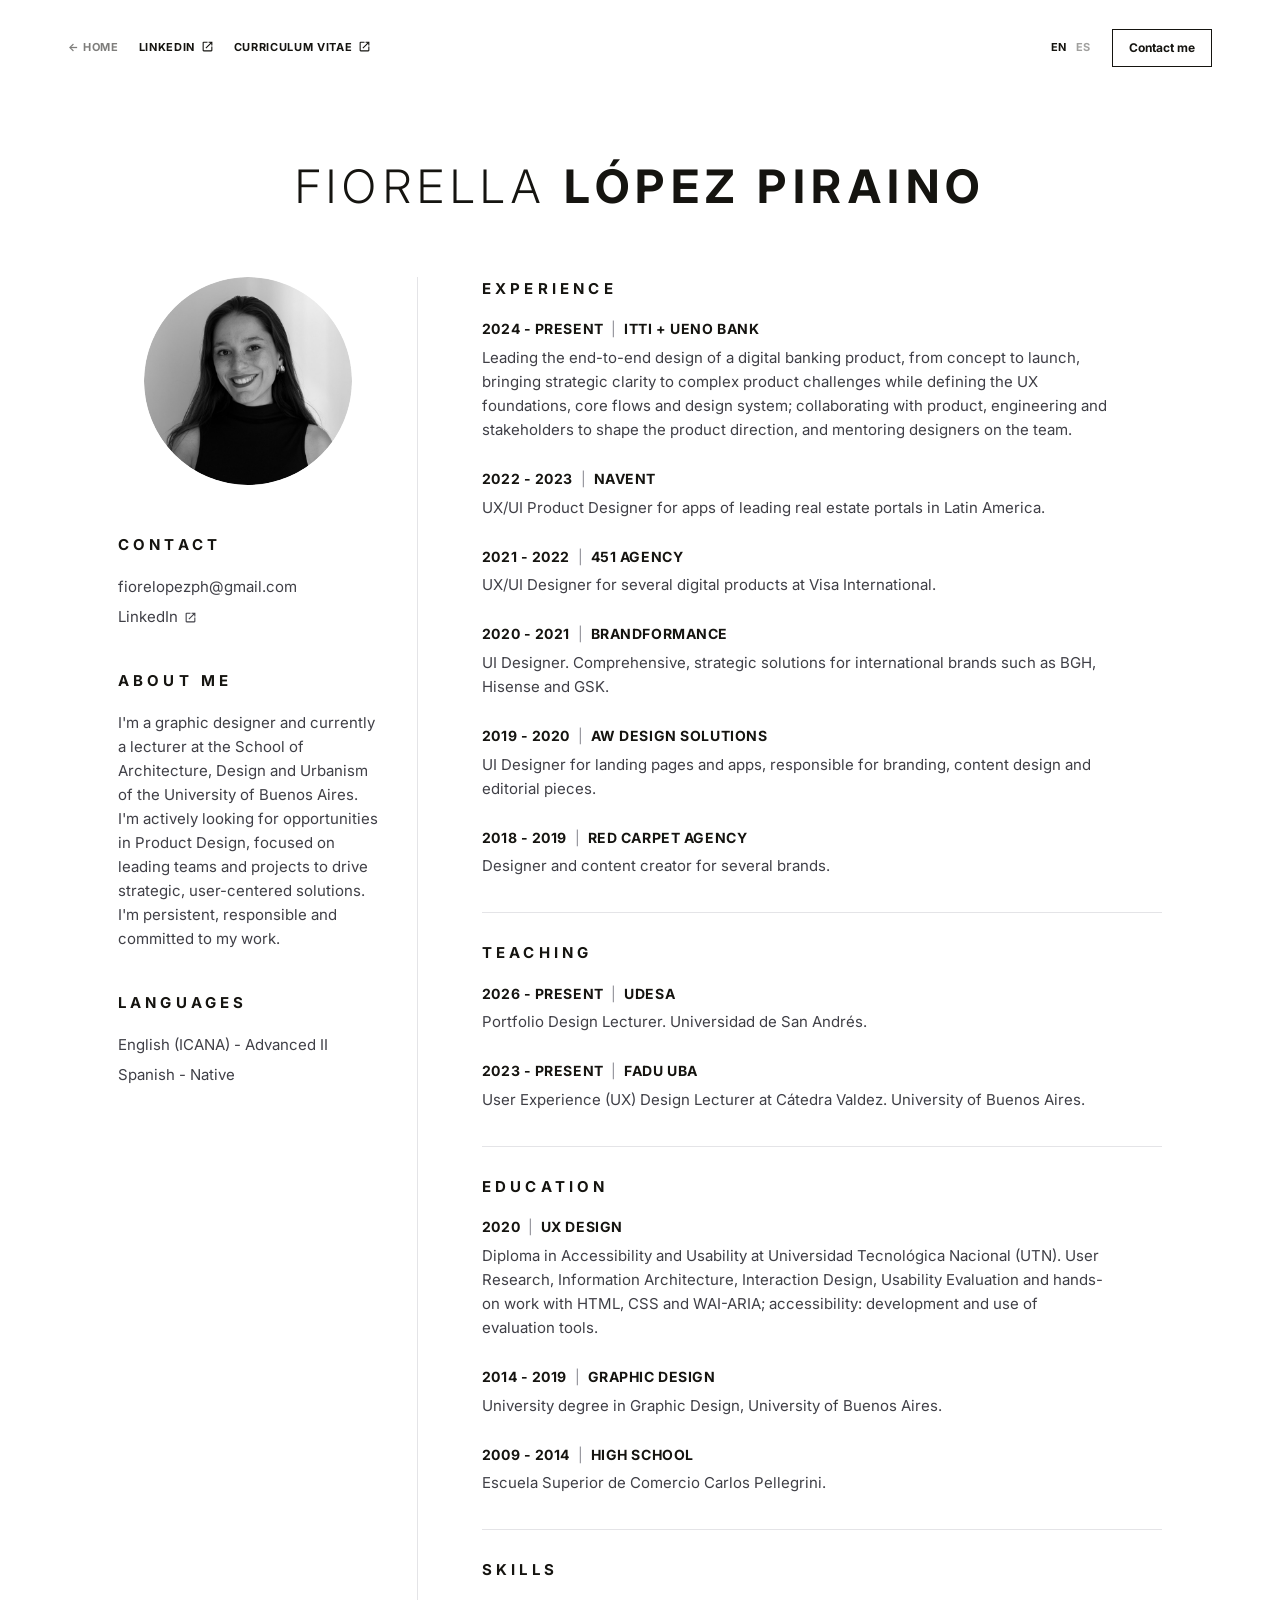
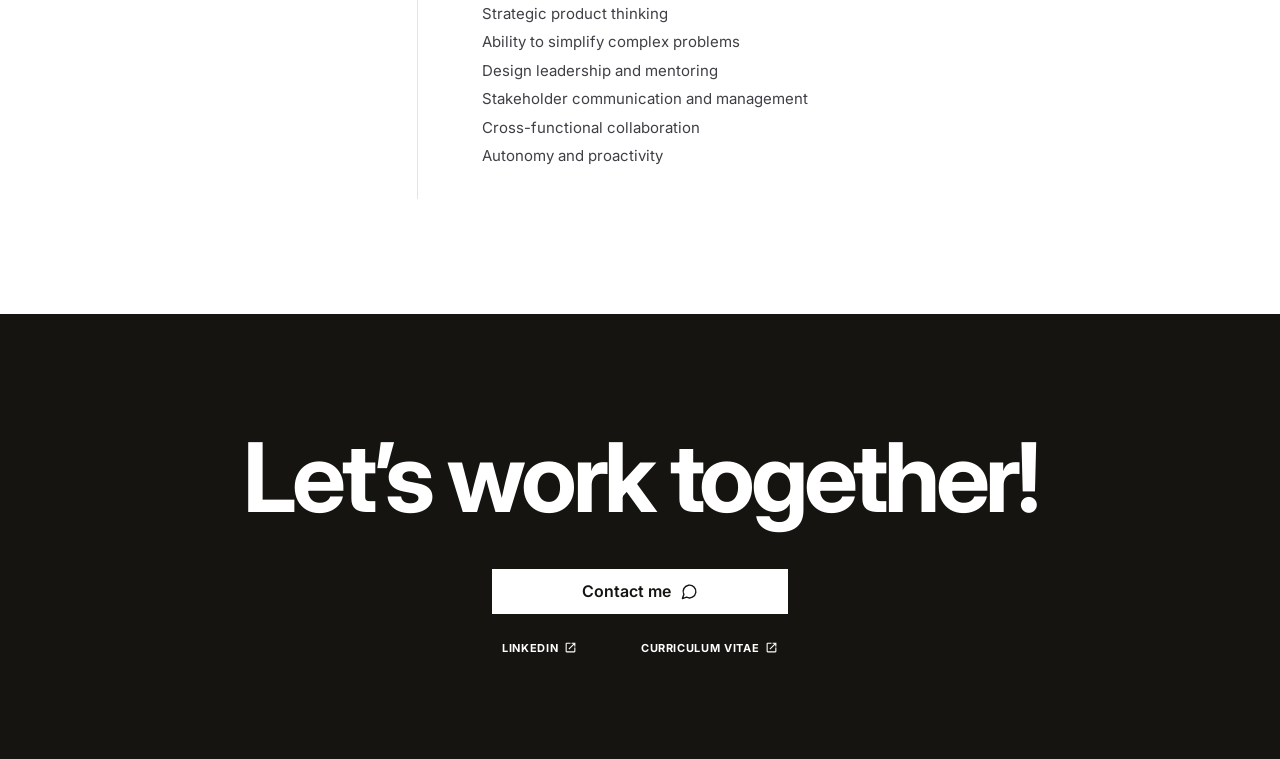
<file: cv.html>
<!DOCTYPE html>
<html lang="en">
<head>
  <meta charset="utf-8">
  <meta name="viewport" content="width=device-width, initial-scale=1">
  <title data-en="Curriculum vitae · Fiorella López Piraino" data-es="Currículum · Fiorella López Piraino">Curriculum vitae · Fiorella López Piraino</title>
  <meta name="description" content="Curriculum vitae of Fiorella López Piraino, Senior Product Designer.">
  <link rel="preconnect" href="https://fonts.googleapis.com">
  <link rel="preconnect" href="https://fonts.gstatic.com" crossorigin>
  <link href="https://fonts.googleapis.com/css2?family=Inter:wght@300;400;500;600;700;800&family=IBM+Plex+Mono:wght@400;500&display=swap" rel="stylesheet">
  <link href="https://fonts.googleapis.com/css2?family=Material+Symbols+Outlined:opsz,wght,FILL,GRAD@24,400,0,0&display=block" rel="stylesheet">
  <link rel="stylesheet" href="styles.css">
  <!-- Apply the saved language before the page paints -->
  <script>try { var l = localStorage.getItem('lang'); if (l === 'es' || l === 'en') document.documentElement.lang = l; } catch (e) {}</script>
</head>
<body class="page-cv">
  <!-- Texts exist twice: data-lang="en" and data-lang="es". To edit a text, change both. -->

  <!-- ===== Header: hides when you scroll down, comes back when you scroll up ===== -->
  <header class="site-header" id="top">
    <nav class="wrap nav">
      <button type="button" class="nav-burger" aria-expanded="false" aria-controls="nav-links" aria-label="Menu"><span></span><span></span><span></span></button>
      <div class="nav-links" id="nav-links">
        <a class="nav-home" href="index.html">← <span data-lang="en">Home</span><span data-lang="es">Inicio</span></a>
        <a href="https://linkedin.com/in/fiorelopez" target="_blank" rel="noopener">LinkedIn <svg class="i-ext" viewBox="0 0 24 24" aria-hidden="true"><path d="M5 21q-.825 0-1.413-.588T3 19V5q0-.825.588-1.413T5 3h7v2H5v14h14v-7h2v7q0 .825-.588 1.413T19 21H5Zm4.7-5.3-1.4-1.4L17.6 5H14V3h7v7h-2V6.4l-9.3 9.3Z"/></svg></a>
        <a href="cv.html" target="_blank" rel="noopener"><span data-lang="en">Curriculum vitae</span><span data-lang="es">Currículum</span> <svg class="i-ext" viewBox="0 0 24 24" aria-hidden="true"><path d="M5 21q-.825 0-1.413-.588T3 19V5q0-.825.588-1.413T5 3h7v2H5v14h14v-7h2v7q0 .825-.588 1.413T19 21H5Zm4.7-5.3-1.4-1.4L17.6 5H14V3h7v7h-2V6.4l-9.3 9.3Z"/></svg></a>
      </div>
      <div class="nav-right">
        <div class="lang" role="group" aria-label="Language / Idioma">
          <button type="button" data-set-lang="en">EN</button>
          <button type="button" data-set-lang="es">ES</button>
        </div>
        <a class="btn-outline" href="mailto:fiorelopezph@gmail.com"><span data-lang="en">Contact me</span><span data-lang="es">Contactame</span></a>
      </div>
    </nav>
  </header>

  <main class="cv wrap">
    <h1 class="cv-name reveal">Fiorella <b>López Piraino</b></h1>
    <div class="cv-grid">
      <aside class="cv-side">
        <img class="cv-photo reveal" src="assets/cv-foto.jpg" alt="Fiorella López Piraino" width="640" height="640">
        <section class="cv-block reveal">
          <h2 class="cv-h"><span data-lang="en">Contact</span><span data-lang="es">Contacto</span></h2>
          <p><a href="mailto:fiorelopezph@gmail.com">fiorelopezph@gmail.com</a></p>
          <p><a href="https://linkedin.com/in/fiorelopez" target="_blank" rel="noopener">LinkedIn <svg class="i-ext" viewBox="0 0 24 24" aria-hidden="true"><path d="M5 21q-.825 0-1.413-.588T3 19V5q0-.825.588-1.413T5 3h7v2H5v14h14v-7h2v7q0 .825-.588 1.413T19 21H5Zm4.7-5.3-1.4-1.4L17.6 5H14V3h7v7h-2V6.4l-9.3 9.3Z"/></svg></a></p>
        </section>
        <section class="cv-block reveal">
          <h2 class="cv-h"><span data-lang="en">About me</span><span data-lang="es">Acerca de mí</span></h2>
          <p data-lang="en">I'm a graphic designer and currently a lecturer at the School of Architecture, Design and Urbanism of the University of Buenos Aires. I'm actively looking for opportunities in Product Design, focused on leading teams and projects to drive strategic, user-centered solutions. I'm persistent, responsible and committed to my work.</p><p data-lang="es">Soy diseñadora gráfica y actualmente profesora en la Facultad de Arquitectura, Diseño y Urbanismo de la Universidad de Buenos Aires. Me encuentro en la búsqueda activa de oportunidades en Product Design, con foco en la gestión de equipos y proyectos para impulsar soluciones estratégicas centradas en el usuario. Me caracterizo por ser persistente, responsable y comprometida con mi trabajo.</p>
        </section>
        <section class="cv-block reveal">
          <h2 class="cv-h"><span data-lang="en">Languages</span><span data-lang="es">Idiomas</span></h2>
          <p data-lang="en">English (ICANA) - Advanced II</p><p data-lang="es">Inglés en ICANA - Advanced II</p>
          <p data-lang="en">Spanish - Native</p><p data-lang="es">Español - Nativo</p>
        </section>
      </aside>
      <div class="cv-content">
        <section class="cv-section">
          <h2 class="cv-h reveal"><span data-lang="en">Experience</span><span data-lang="es">Experiencia</span></h2>
          <div class="cv-entry reveal">
            <h3><span data-lang="en">2024 - Present</span><span data-lang="es">2024 - Presente</span> <span class="sep">|</span> itti + ueno bank</h3>
            <p data-lang="en">Leading the end-to-end design of a digital banking product, from concept to launch, bringing strategic clarity to complex product challenges while defining the UX foundations, core flows and design system; collaborating with product, engineering and stakeholders to shape the product direction, and mentoring designers on the team.</p><p data-lang="es">Liderando el diseño end-to-end de un producto de banca digital, desde el concepto hasta el lanzamiento, aportando claridad estratégica a desafíos complejos de producto, mientras se definen las bases de UX, los flujos principales y el sistema de diseño; colaborando con producto, ingeniería y stakeholders para dar forma a la dirección del producto y mentoreando a diseñadores dentro del equipo.</p>
          </div>
          <div class="cv-entry reveal">
            <h3><span data-lang="en">2022 - 2023</span><span data-lang="es">2022 - 2023</span> <span class="sep">|</span> Navent</h3>
            <p data-lang="en">UX/UI Product Designer for apps of leading real estate portals in Latin America.</p><p data-lang="es">Product Designer UX/UI para aplicaciones de portales inmobiliarios líderes en Latinoamérica.</p>
          </div>
          <div class="cv-entry reveal">
            <h3><span data-lang="en">2021 - 2022</span><span data-lang="es">2021 - 2022</span> <span class="sep">|</span> 451 Agency</h3>
            <p data-lang="en">UX/UI Designer for several digital products at Visa International.</p><p data-lang="es">Diseñadora UX/UI para diversos productos digitales en Visa Internacional.</p>
          </div>
          <div class="cv-entry reveal">
            <h3><span data-lang="en">2020 - 2021</span><span data-lang="es">2020 - 2021</span> <span class="sep">|</span> Brandformance</h3>
            <p data-lang="en">UI Designer. Comprehensive, strategic solutions for international brands such as BGH, Hisense and GSK.</p><p data-lang="es">Diseñadora UI. Soluciones integrales y estratégicas para marcas internacionales como BGH, Hisense y GSK.</p>
          </div>
          <div class="cv-entry reveal">
            <h3><span data-lang="en">2019 - 2020</span><span data-lang="es">2019 - 2020</span> <span class="sep">|</span> AW Design Solutions</h3>
            <p data-lang="en">UI Designer for landing pages and apps, responsible for branding, content design and editorial pieces.</p><p data-lang="es">Diseñadora UI para landing pages y aplicaciones, responsable de branding, diseño de contenidos y piezas editoriales.</p>
          </div>
          <div class="cv-entry reveal">
            <h3><span data-lang="en">2018 - 2019</span><span data-lang="es">2018 - 2019</span> <span class="sep">|</span> Red Carpet Agency</h3>
            <p data-lang="en">Designer and content creator for several brands.</p><p data-lang="es">Diseñadora y creadora de contenido para diversas marcas del mercado.</p>
          </div>
        </section>
        <section class="cv-section">
          <h2 class="cv-h reveal"><span data-lang="en">Teaching</span><span data-lang="es">Docencia</span></h2>
          <div class="cv-entry reveal">
            <h3><span data-lang="en">2026 - Present</span><span data-lang="es">2026 - Presente</span> <span class="sep">|</span> UdeSA</h3>
            <p data-lang="en">Portfolio Design Lecturer. Universidad de San Andrés.</p><p data-lang="es">Profesora de Diseño de Portfolio. Universidad de San Andrés.</p>
          </div>
          <div class="cv-entry reveal">
            <h3><span data-lang="en">2023 - Present</span><span data-lang="es">2023 - Presente</span> <span class="sep">|</span> FADU UBA</h3>
            <p data-lang="en">User Experience (UX) Design Lecturer at Cátedra Valdez. University of Buenos Aires.</p><p data-lang="es">Profesora de Diseño de Experiencia de Usuario (UX) en la cátedra Valdez. Universidad de Buenos Aires.</p>
          </div>
        </section>
        <section class="cv-section">
          <h2 class="cv-h reveal"><span data-lang="en">Education</span><span data-lang="es">Educación</span></h2>
          <div class="cv-entry reveal">
            <h3><span data-lang="en">2020</span><span data-lang="es">2020</span> <span class="sep">|</span> <span data-lang="en">UX Design</span><span data-lang="es">Diseño UX</span></h3>
            <p data-lang="en">Diploma in Accessibility and Usability at Universidad Tecnológica Nacional (UTN). User Research, Information Architecture, Interaction Design, Usability Evaluation and hands-on work with HTML, CSS and WAI-ARIA; accessibility: development and use of evaluation tools.</p><p data-lang="es">Técnica en Accesibilidad y Usabilidad en la Universidad Tecnológica Nacional (UTN). User Research, Arquitectura de la Información, Diseño de Interacción, Evaluación de Usabilidad y aplicación técnica con HTML, CSS y WAI-ARIA; accesibilidad: desarrollo y uso de herramientas de evaluación.</p>
          </div>
          <div class="cv-entry reveal">
            <h3><span data-lang="en">2014 - 2019</span><span data-lang="es">2014 - 2019</span> <span class="sep">|</span> <span data-lang="en">Graphic Design</span><span data-lang="es">Diseño Gráfico</span></h3>
            <p data-lang="en">University degree in Graphic Design, University of Buenos Aires.</p><p data-lang="es">Título universitario de Diseño Gráfico en la Universidad de Buenos Aires.</p>
          </div>
          <div class="cv-entry reveal">
            <h3><span data-lang="en">2009 - 2014</span><span data-lang="es">2009 - 2014</span> <span class="sep">|</span> <span data-lang="en">High school</span><span data-lang="es">Estudios secundarios</span></h3>
            <p data-lang="en">Escuela Superior de Comercio Carlos Pellegrini.</p><p data-lang="es">Escuela Superior de Comercio Carlos Pellegrini.</p>
          </div>
        </section>
        <section class="cv-section">
          <h2 class="cv-h reveal">Skills</h2>
          <ul class="cv-skills reveal">
            <li><span data-lang="en">Strategic product thinking</span><span data-lang="es">Pensamiento estratégico de producto</span></li>
            <li><span data-lang="en">Ability to simplify complex problems</span><span data-lang="es">Capacidad para simplificar problemas complejos</span></li>
            <li><span data-lang="en">Design leadership and mentoring</span><span data-lang="es">Liderazgo y mentoring de diseñadores</span></li>
            <li><span data-lang="en">Stakeholder communication and management</span><span data-lang="es">Comunicación y gestión de stakeholders</span></li>
            <li><span data-lang="en">Cross-functional collaboration</span><span data-lang="es">Colaboración interdisciplinaria</span></li>
            <li><span data-lang="en">Autonomy and proactivity</span><span data-lang="es">Autonomía y proactividad</span></li>
          </ul>
        </section>
      </div>
    </div>
  </main>

  <!-- ===== Footer ===== -->
  <footer class="footer" id="contact">
    <div class="wrap">
      <h2 class="reveal">Let’s work together!</h2>
      <a class="btn-white reveal" href="mailto:fiorelopezph@gmail.com"><span data-lang="en">Contact me</span><span data-lang="es">Contactame</span> <svg class="i-chat" viewBox="0 0 24 24" aria-hidden="true"><path d="M7.9 20A9 9 0 1 0 4 16.1L2 22Z"/></svg></a>
      <div class="footer-links">
        <a href="https://linkedin.com/in/fiorelopez" target="_blank" rel="noopener">LinkedIn <svg class="i-ext" viewBox="0 0 24 24" aria-hidden="true"><path d="M5 21q-.825 0-1.413-.588T3 19V5q0-.825.588-1.413T5 3h7v2H5v14h14v-7h2v7q0 .825-.588 1.413T19 21H5Zm4.7-5.3-1.4-1.4L17.6 5H14V3h7v7h-2V6.4l-9.3 9.3Z"/></svg></a>
        <a href="cv.html" target="_blank" rel="noopener"><span data-lang="en">Curriculum vitae</span><span data-lang="es">Currículum</span> <svg class="i-ext" viewBox="0 0 24 24" aria-hidden="true"><path d="M5 21q-.825 0-1.413-.588T3 19V5q0-.825.588-1.413T5 3h7v2H5v14h14v-7h2v7q0 .825-.588 1.413T19 21H5Zm4.7-5.3-1.4-1.4L17.6 5H14V3h7v7h-2V6.4l-9.3 9.3Z"/></svg></a>
      </div>
    </div>
  </footer>

  <script src="script.js"></script>
</body>
</html>
</file>
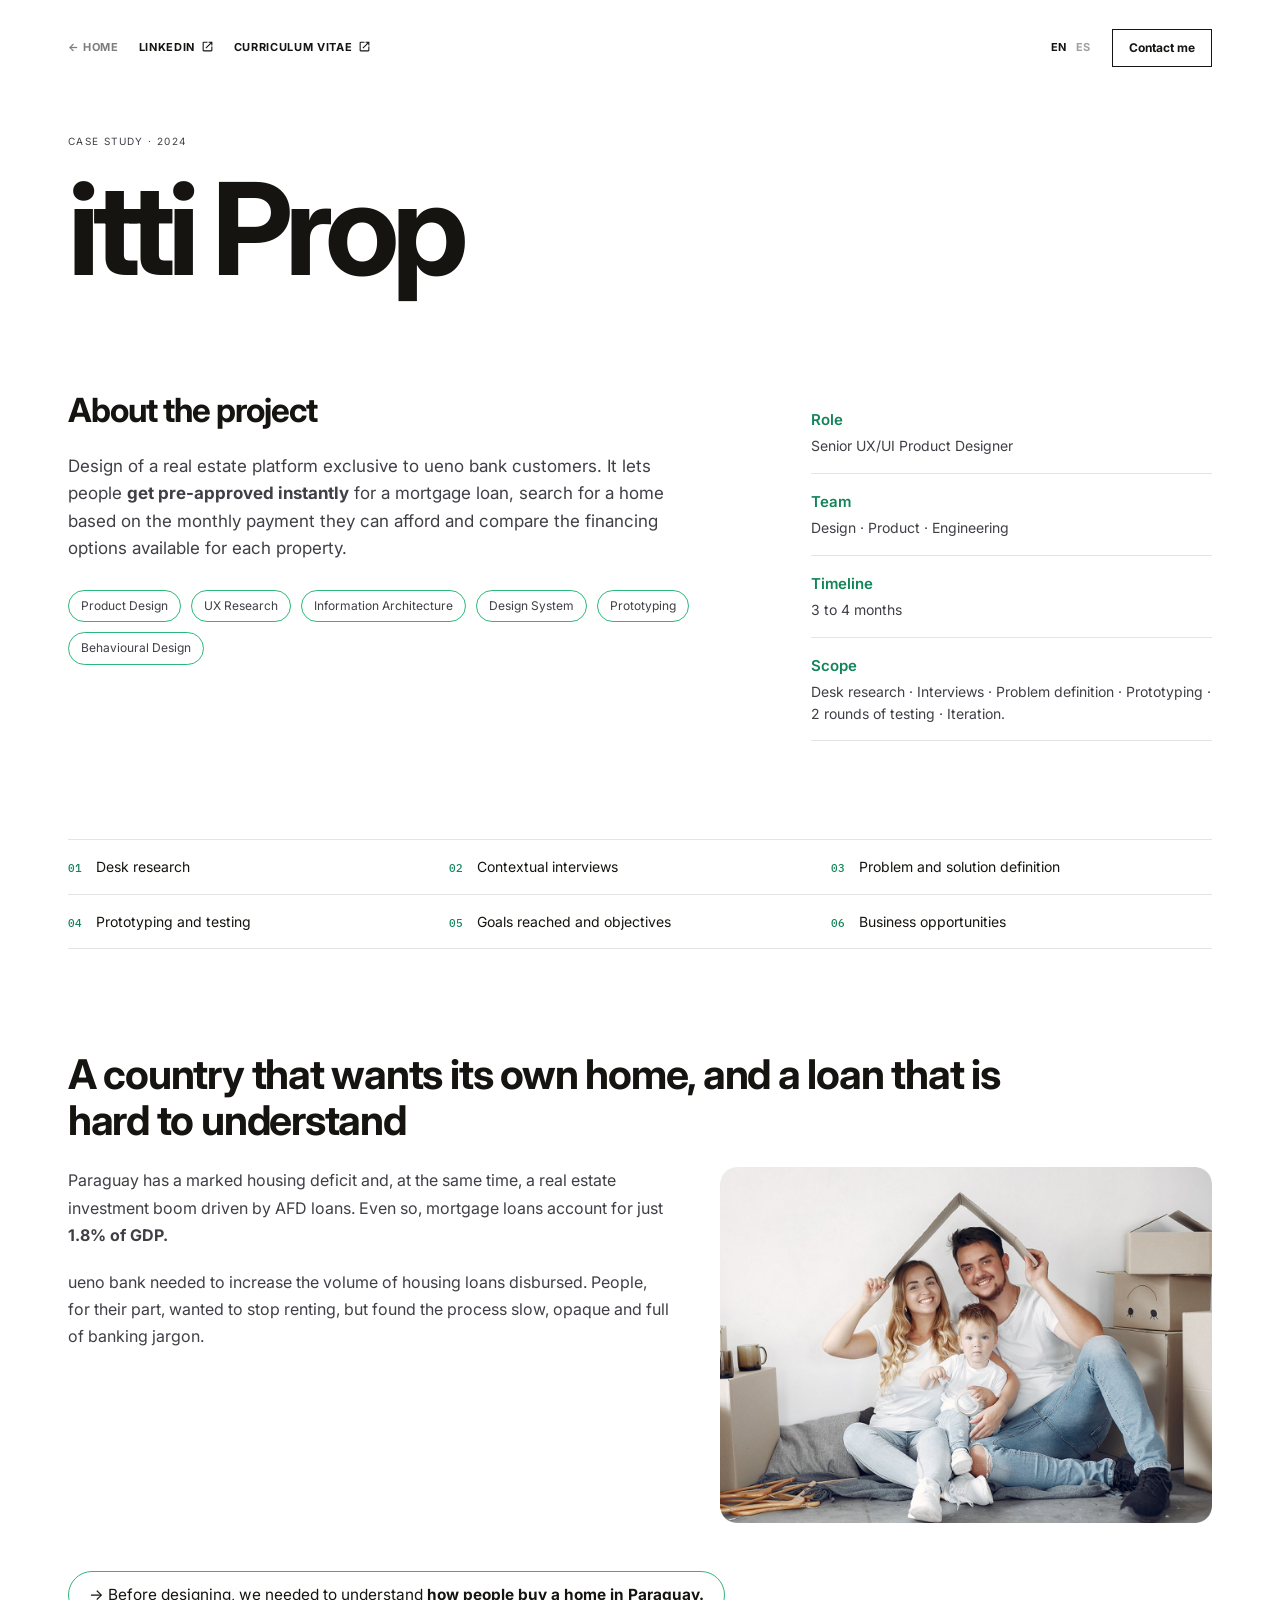
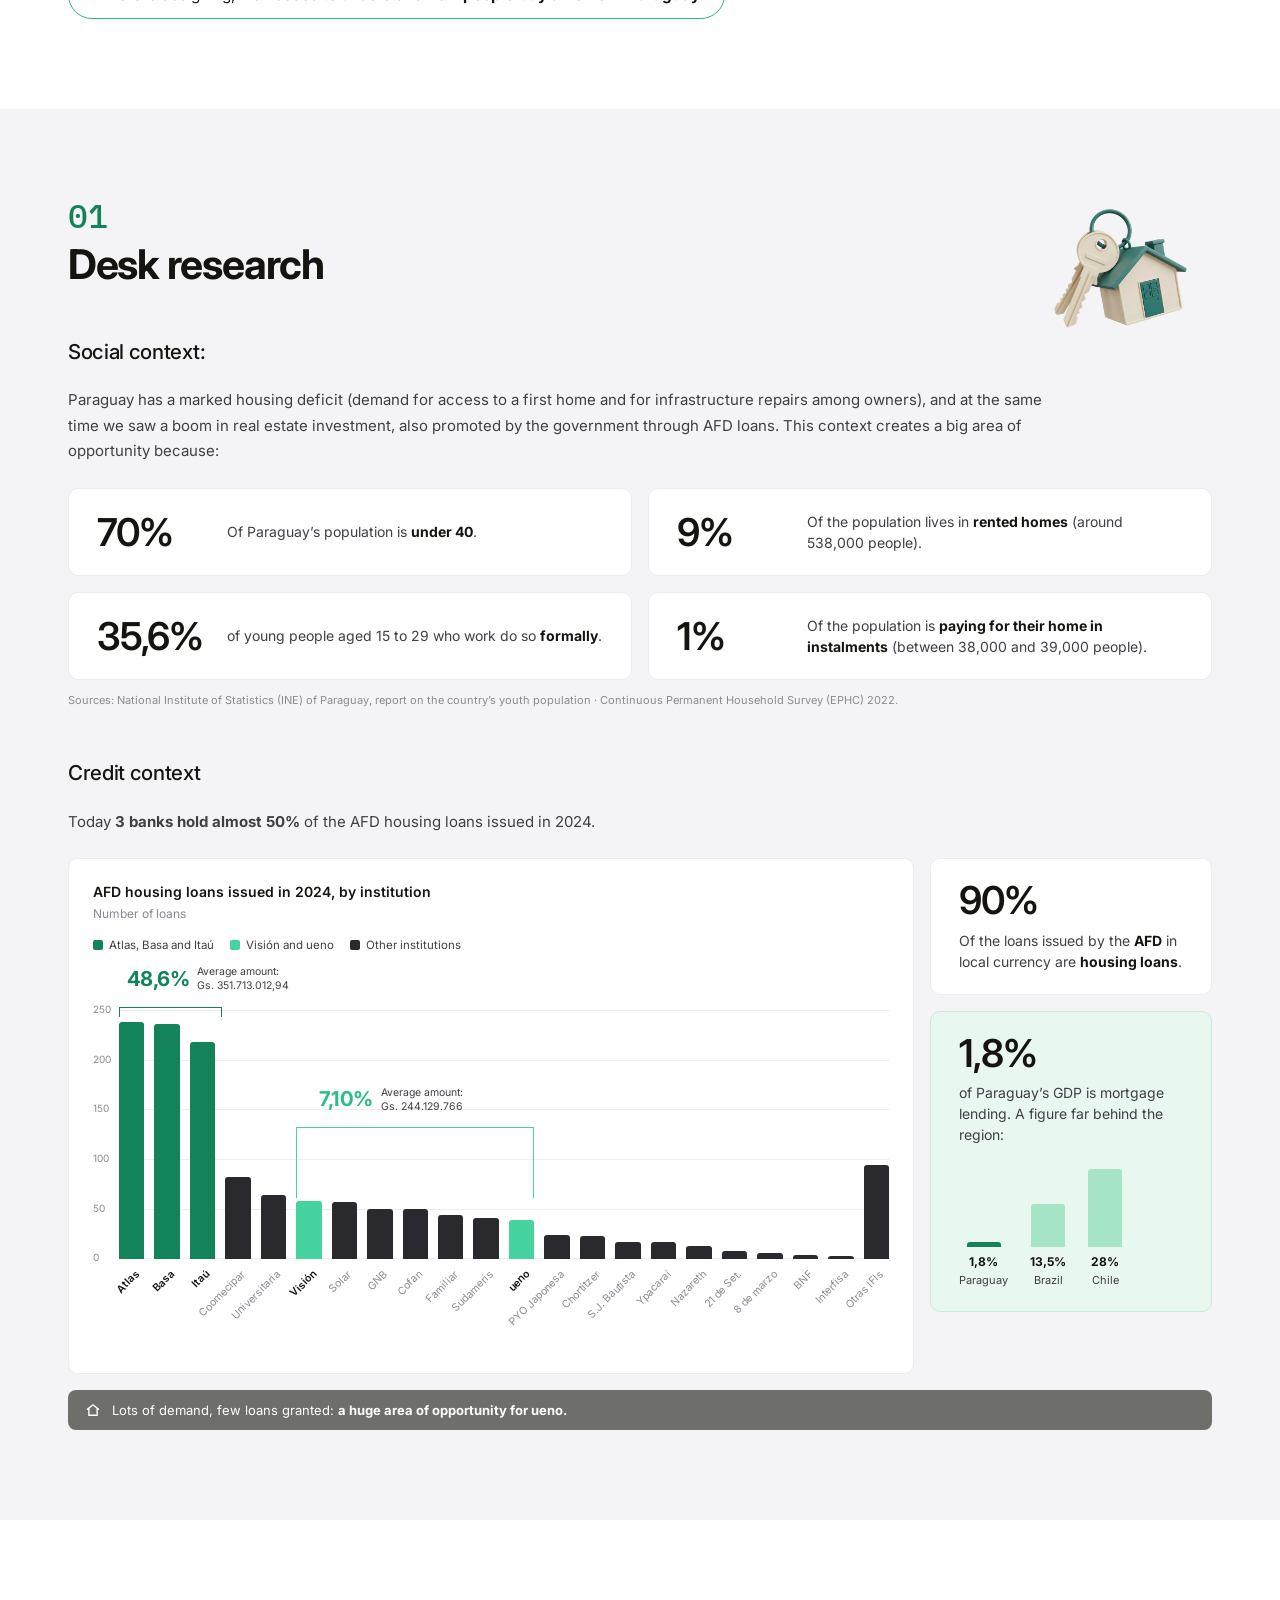
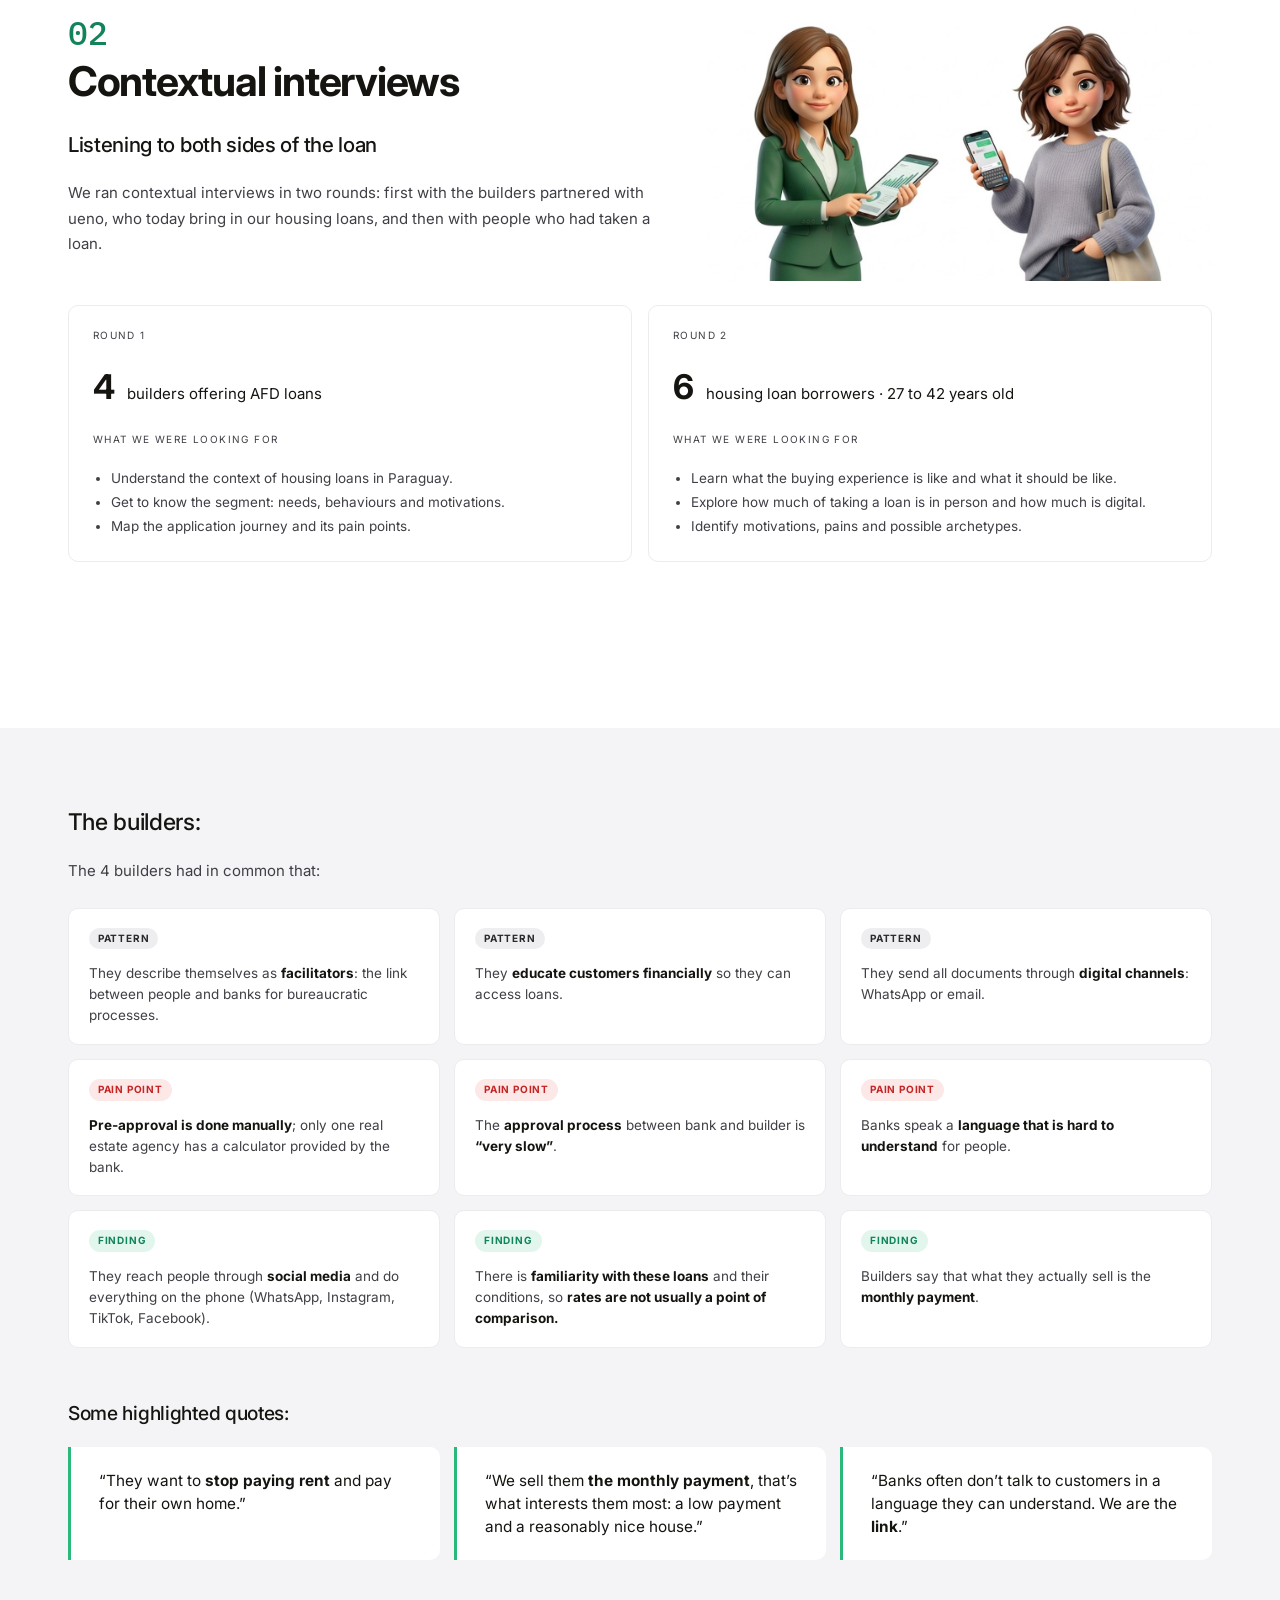
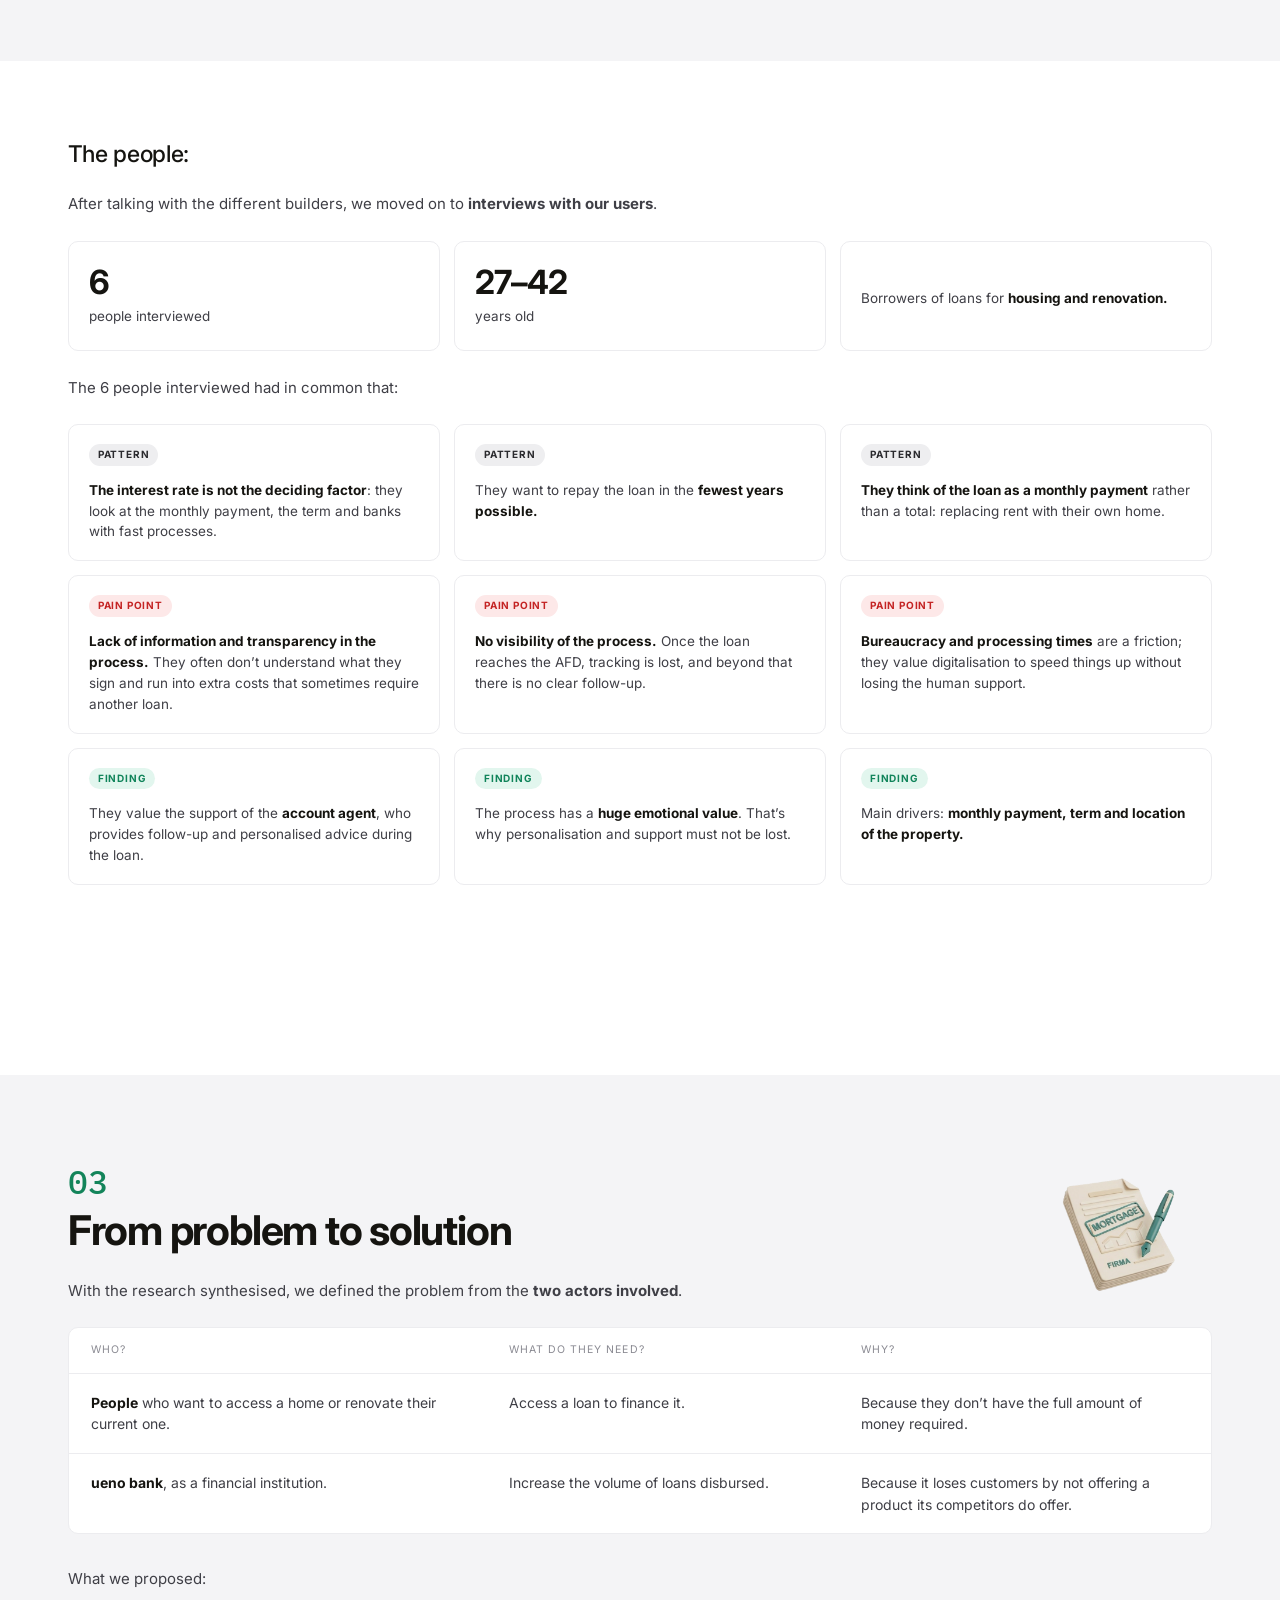
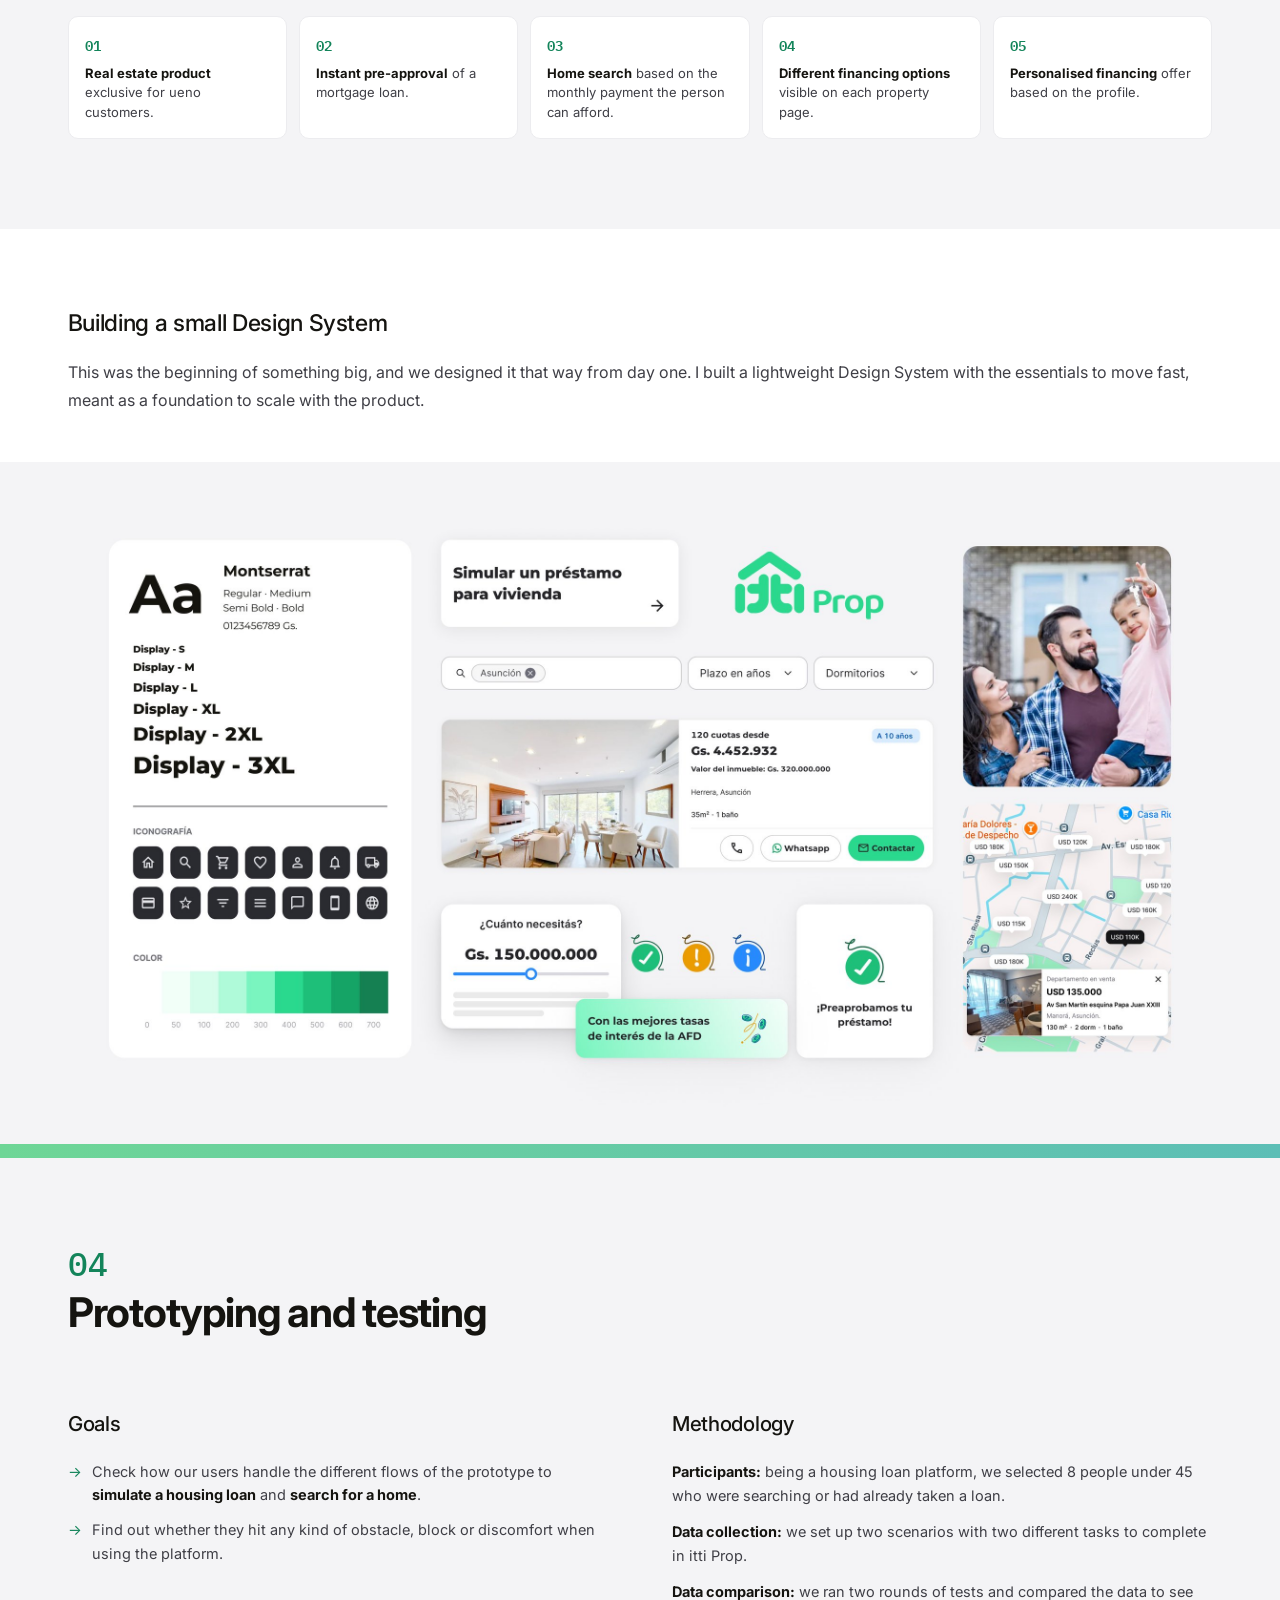
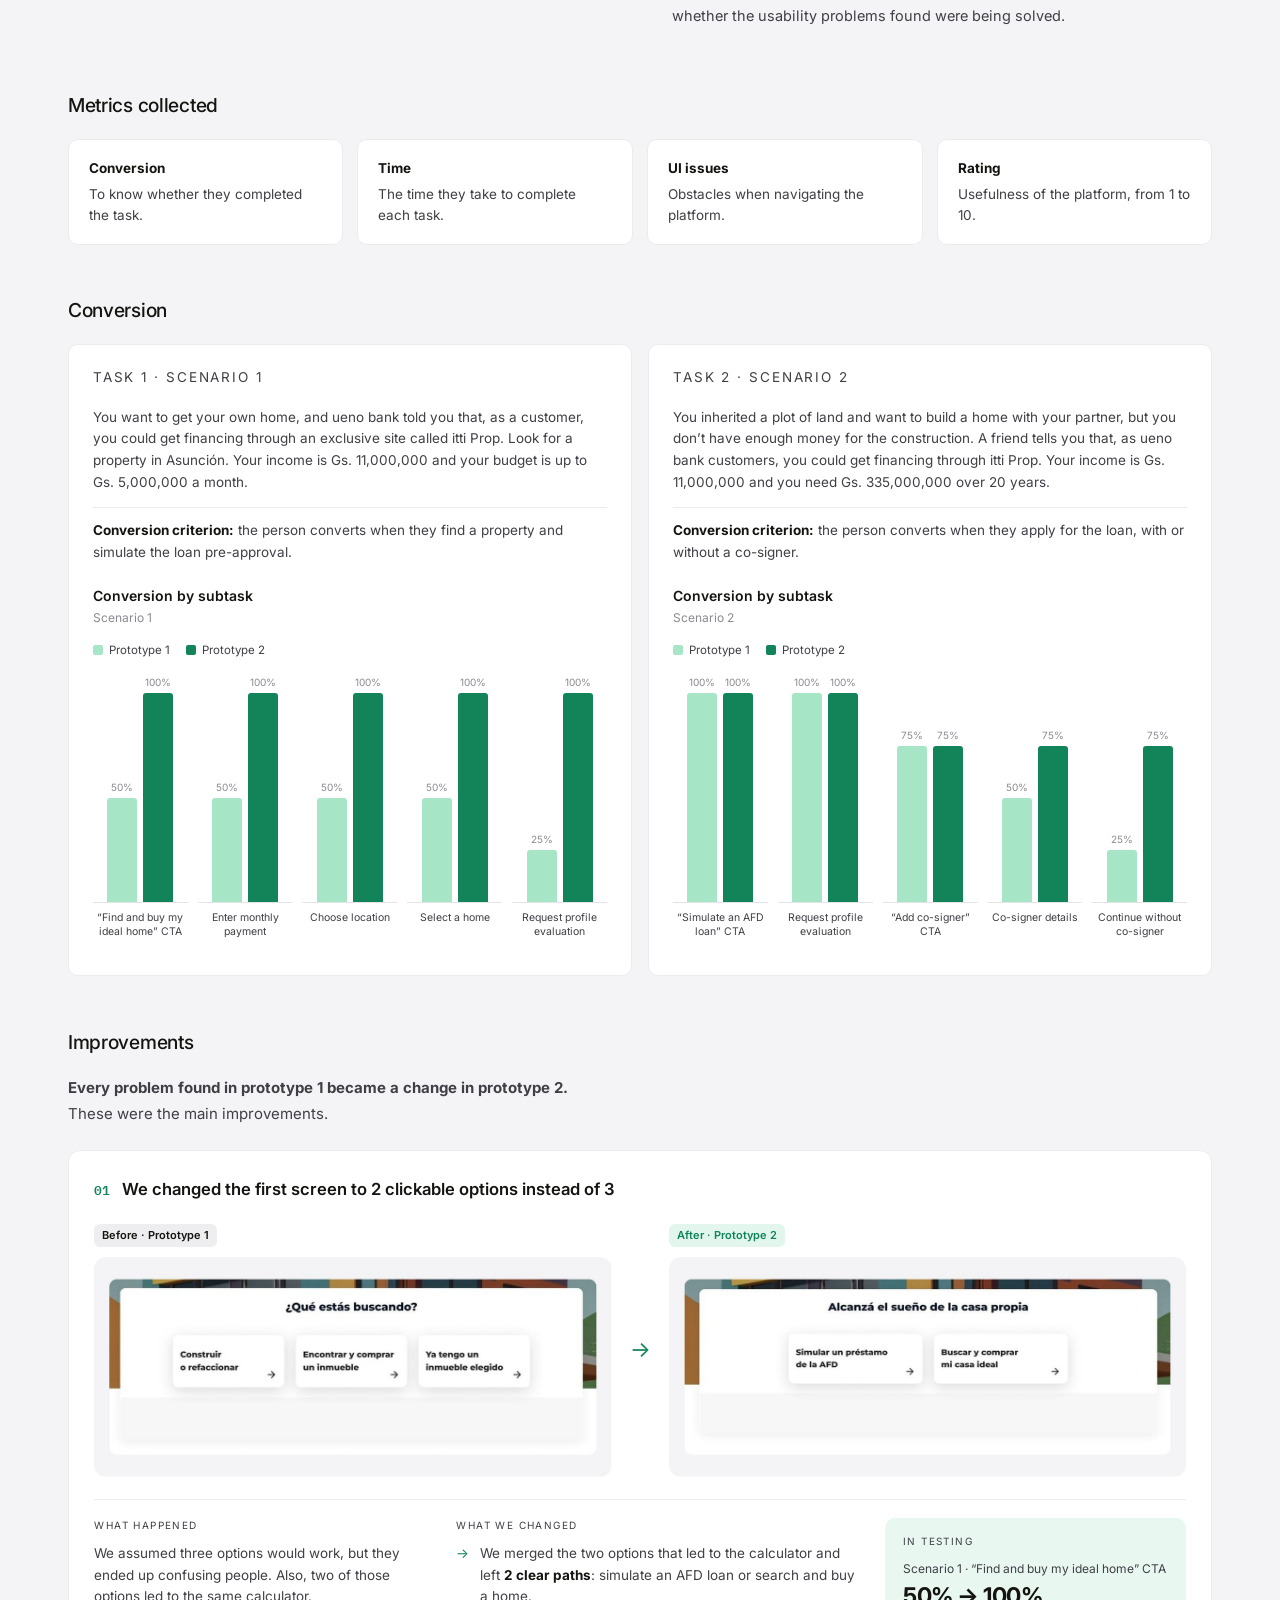
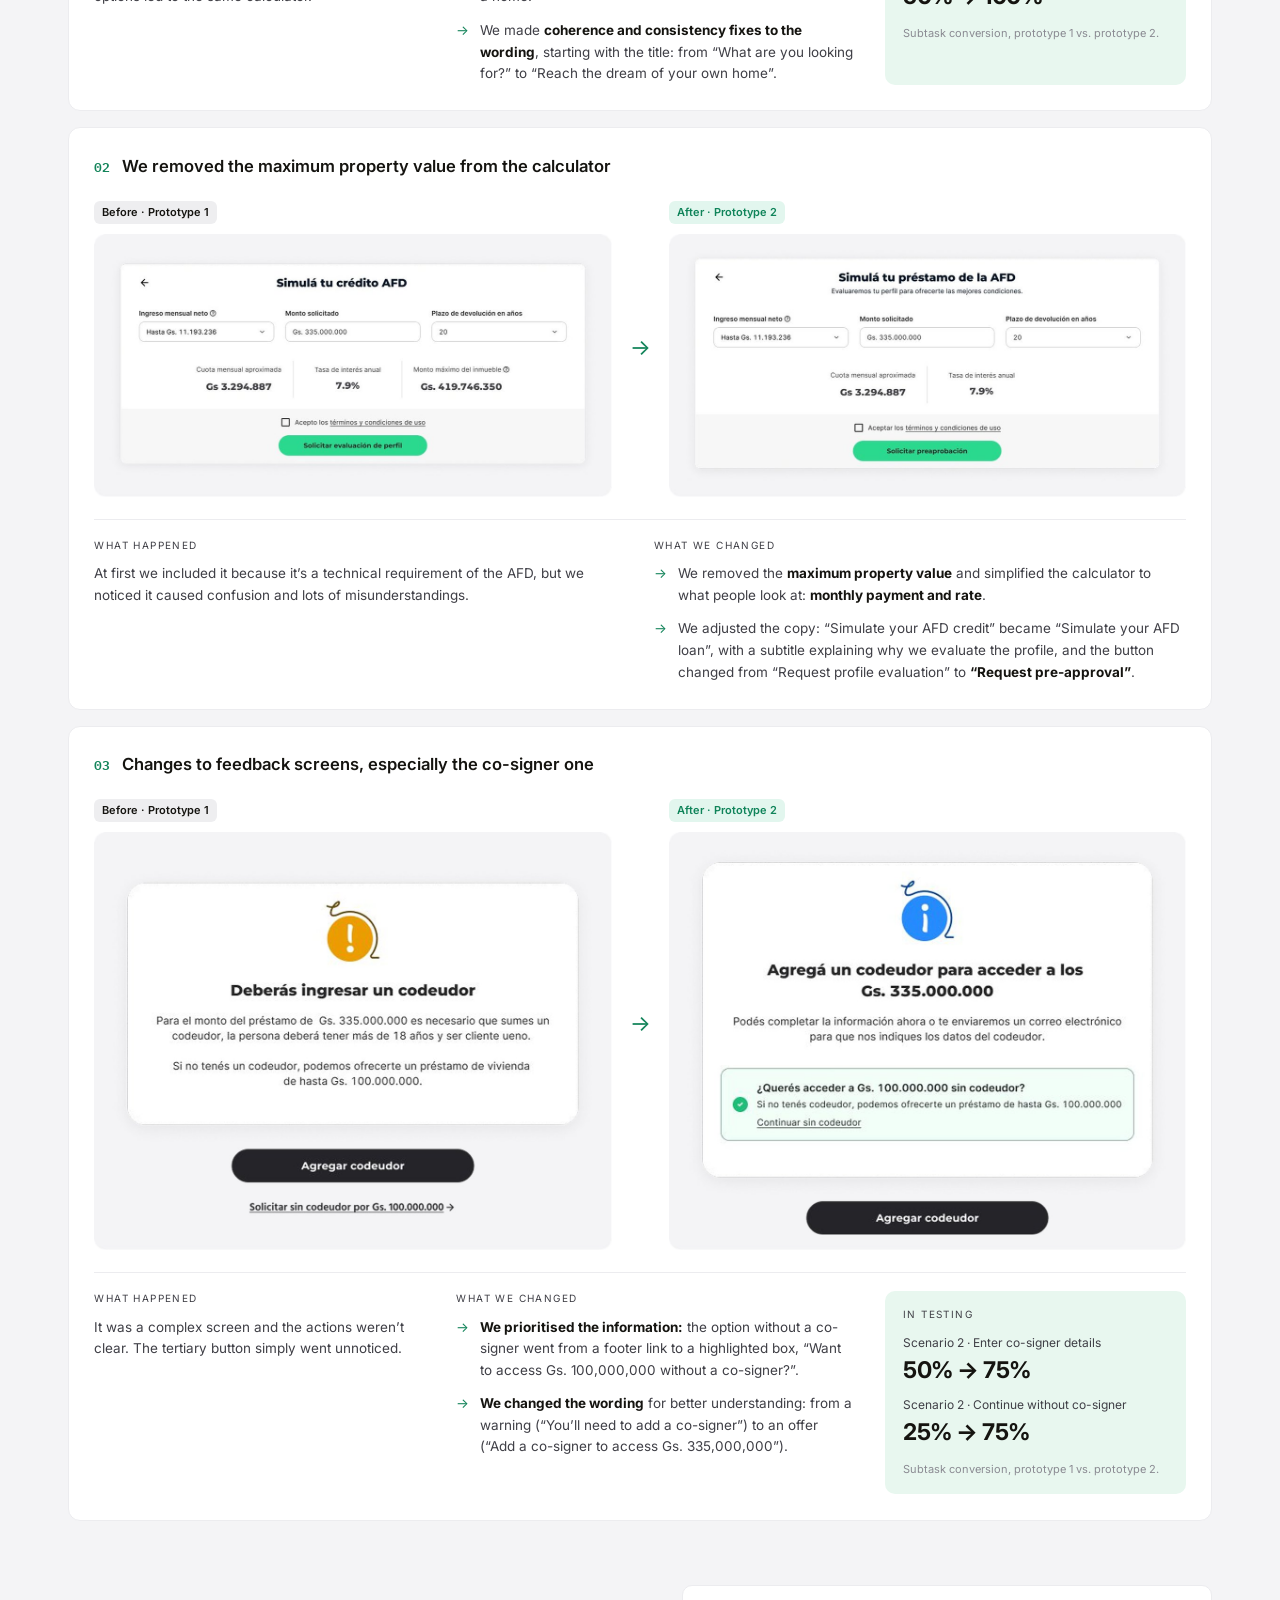
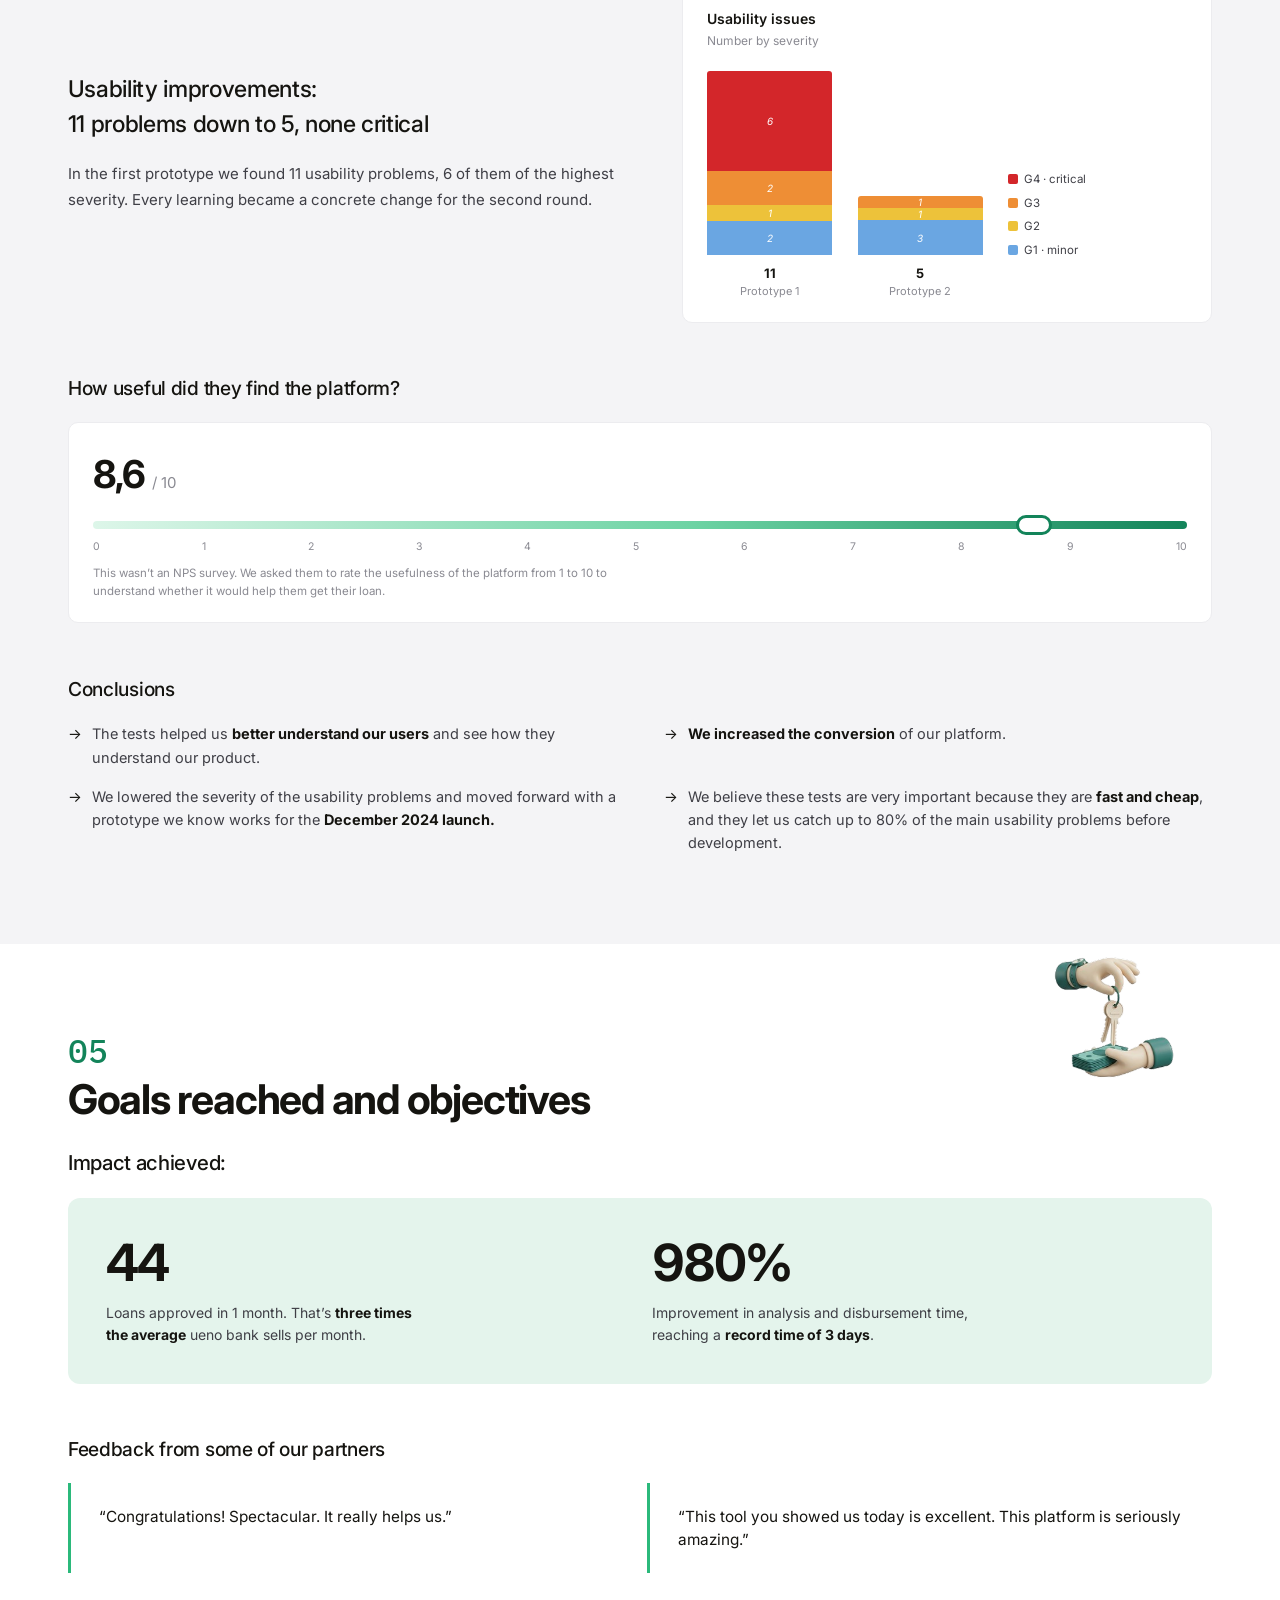
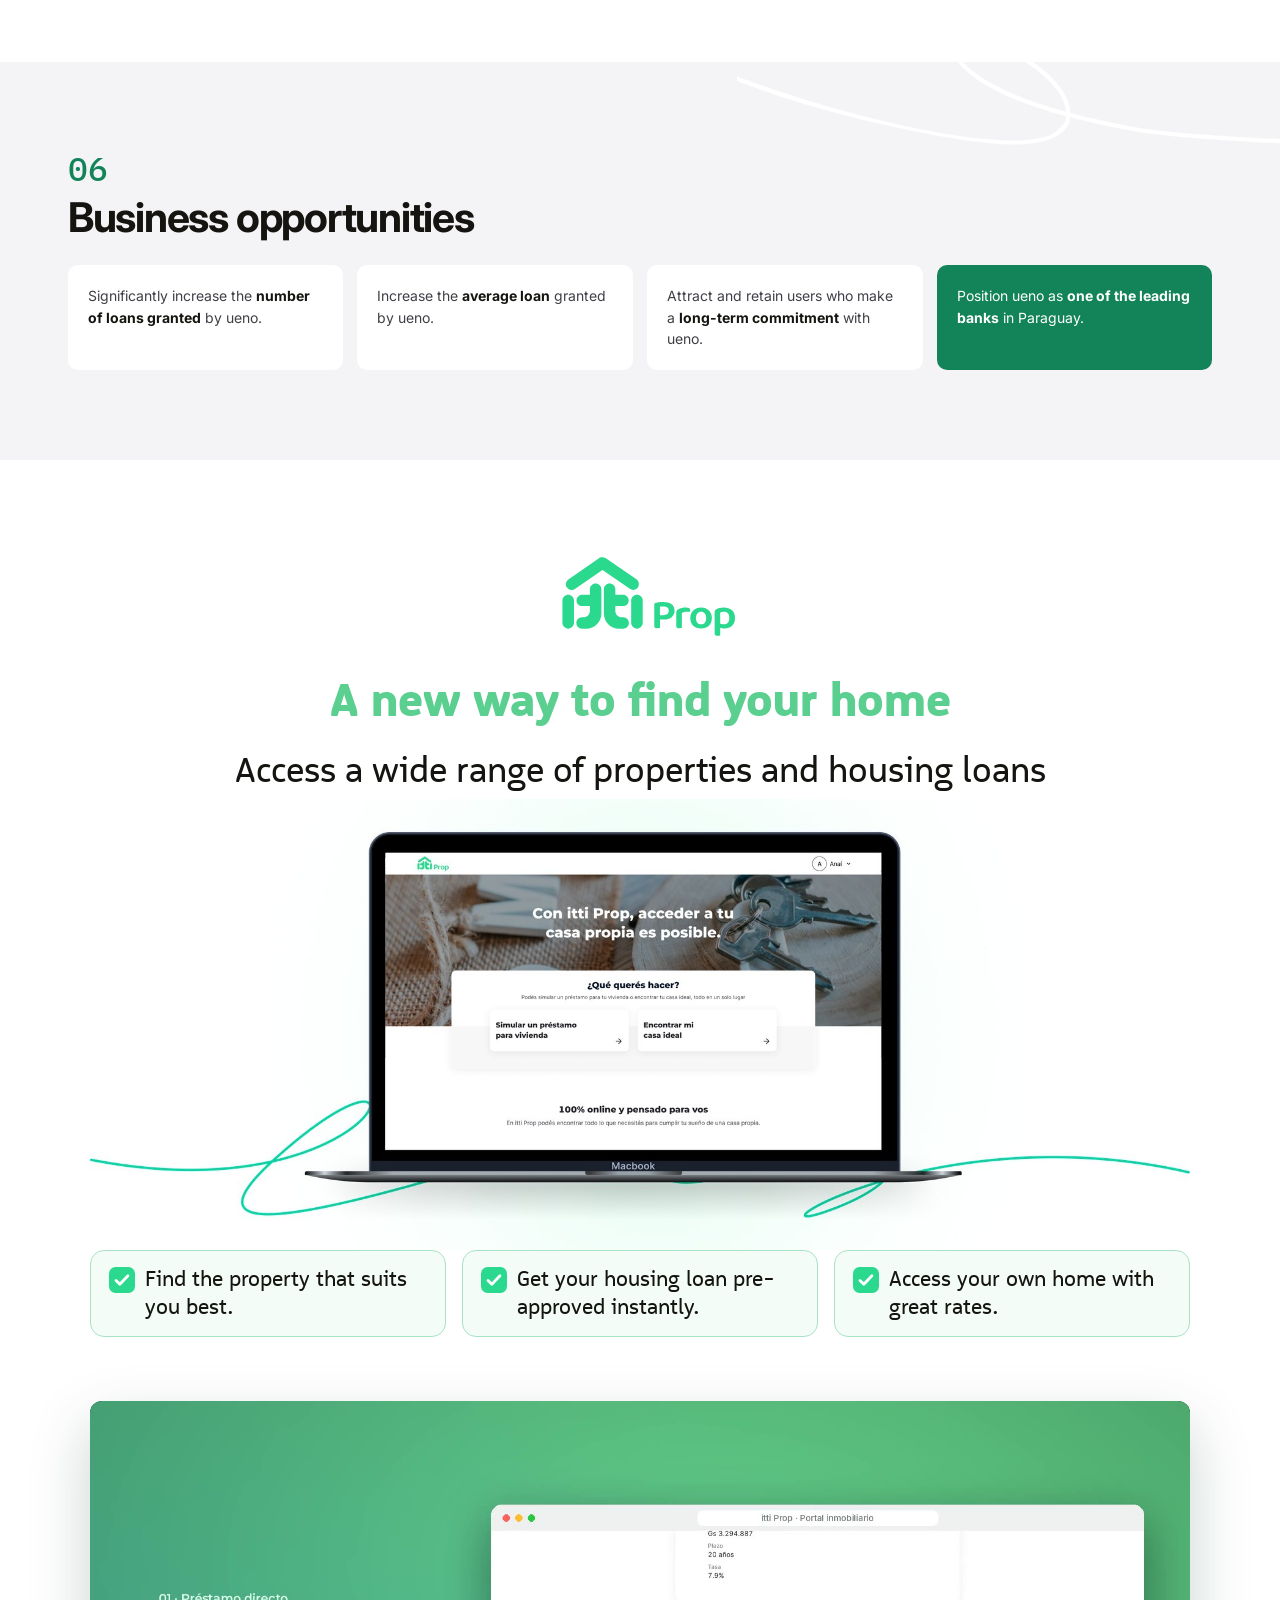
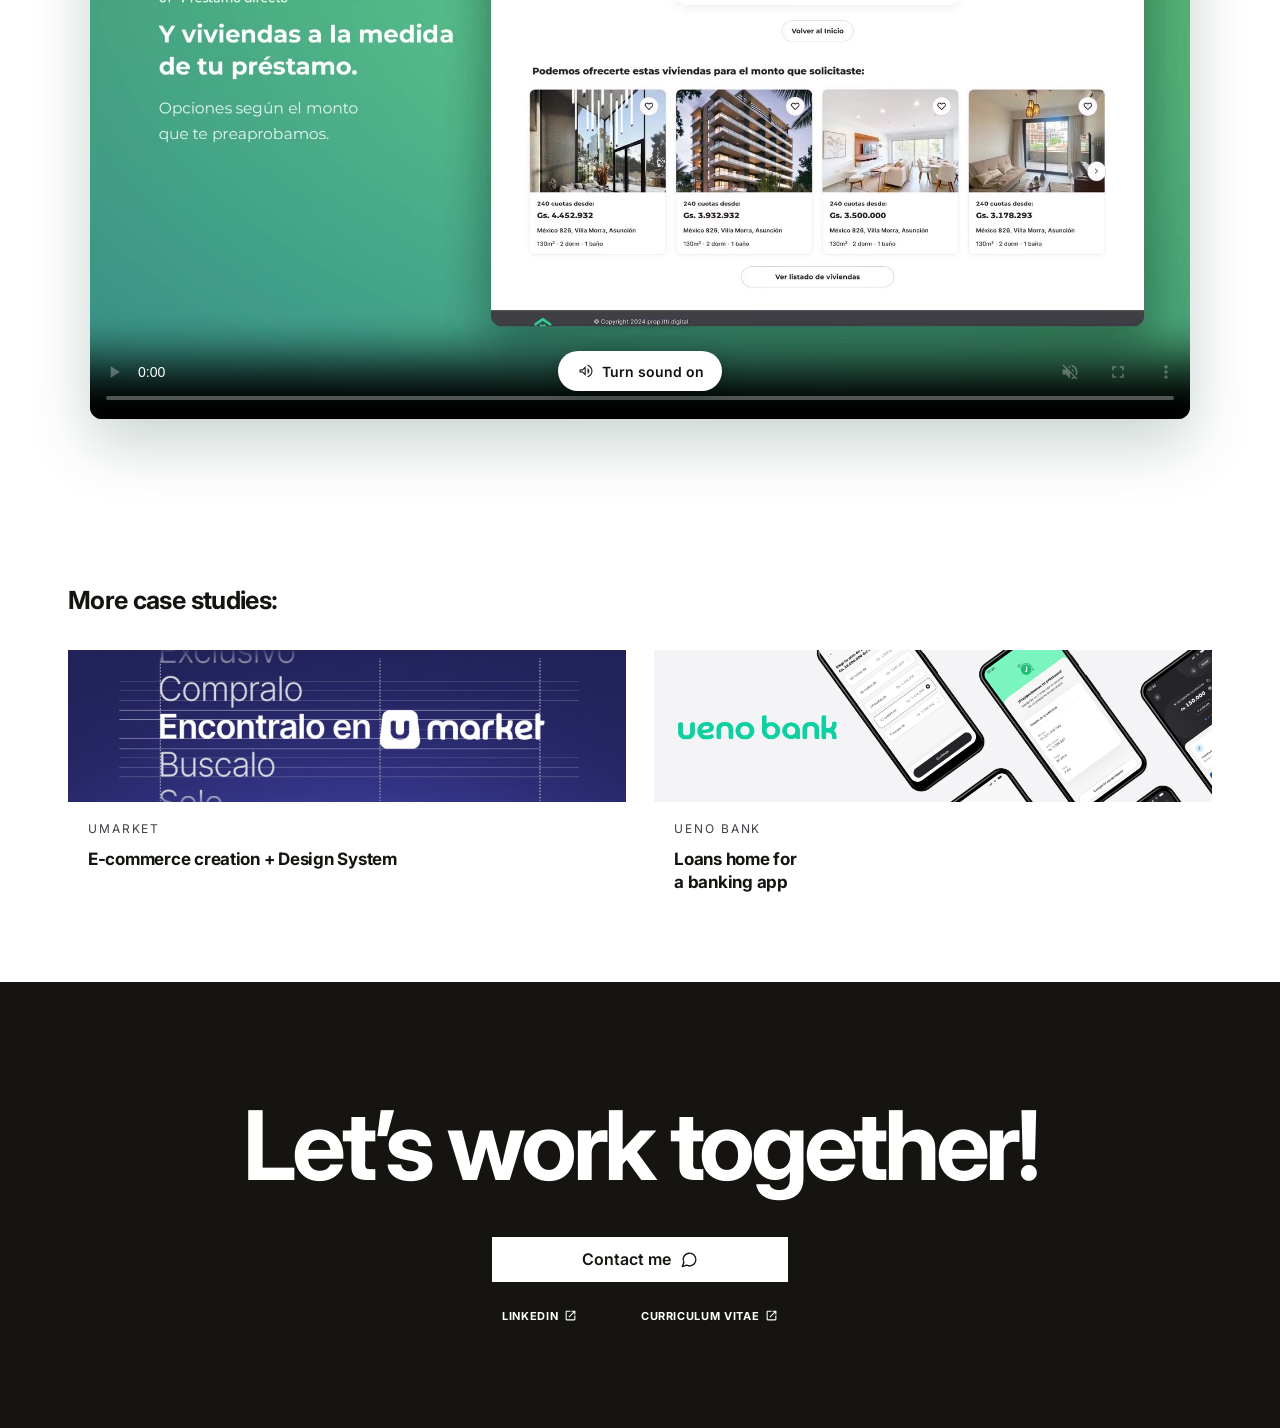
<file: ittiprop.html>
<!DOCTYPE html>
<html lang="en">
<head>
  <meta charset="utf-8">
  <meta name="viewport" content="width=device-width, initial-scale=1">
  <title data-en="itti Prop · Case study · Fiorella López Piraino" data-es="itti Prop · Caso de estudio · Fiorella López Piraino">itti Prop · Case study · Fiorella López Piraino</title>
  <meta name="description" content="itti Prop case study: a real estate and mortgage loan platform for ueno bank customers.">
  <link rel="preconnect" href="https://fonts.googleapis.com">
  <link rel="preconnect" href="https://fonts.gstatic.com" crossorigin>
  <link href="https://fonts.googleapis.com/css2?family=Inter:wght@300;400;500;600;700;800&family=IBM+Plex+Mono:wght@400;500&display=swap" rel="stylesheet">
  <link href="https://fonts.googleapis.com/css2?family=Material+Symbols+Outlined:opsz,wght,FILL,GRAD@24,400,0,0&display=block" rel="stylesheet">
  <link rel="stylesheet" href="styles.css">
  <!-- Apply the saved language before the page paints -->
  <script>try { var l = localStorage.getItem('lang'); if (l === 'es' || l === 'en') document.documentElement.lang = l; } catch (e) {}</script>
</head>
<body class="page-case page-itti">
  <!-- Texts exist twice: data-lang="en" and data-lang="es". To edit a text, change both. -->

  <!-- ===== Header: hides when you scroll down, comes back when you scroll up ===== -->
  <header class="site-header" id="top">
    <nav class="wrap nav">
      <button type="button" class="nav-burger" aria-expanded="false" aria-controls="nav-links" aria-label="Menu"><span></span><span></span><span></span></button>
      <div class="nav-links" id="nav-links">
        <a class="nav-home" href="index.html">← <span data-lang="en">Home</span><span data-lang="es">Inicio</span></a>
        <a href="https://linkedin.com/in/fiorelopez" target="_blank" rel="noopener">LinkedIn <svg class="i-ext" viewBox="0 0 24 24" aria-hidden="true"><path d="M5 21q-.825 0-1.413-.588T3 19V5q0-.825.588-1.413T5 3h7v2H5v14h14v-7h2v7q0 .825-.588 1.413T19 21H5Zm4.7-5.3-1.4-1.4L17.6 5H14V3h7v7h-2V6.4l-9.3 9.3Z"/></svg></a>
        <a href="cv.html" target="_blank" rel="noopener"><span data-lang="en">Curriculum vitae</span><span data-lang="es">Currículum</span> <svg class="i-ext" viewBox="0 0 24 24" aria-hidden="true"><path d="M5 21q-.825 0-1.413-.588T3 19V5q0-.825.588-1.413T5 3h7v2H5v14h14v-7h2v7q0 .825-.588 1.413T19 21H5Zm4.7-5.3-1.4-1.4L17.6 5H14V3h7v7h-2V6.4l-9.3 9.3Z"/></svg></a>
      </div>
      <div class="nav-right">
        <div class="lang" role="group" aria-label="Language / Idioma">
          <button type="button" data-set-lang="en">EN</button>
          <button type="button" data-set-lang="es">ES</button>
        </div>
        <a class="btn-outline" href="mailto:fiorelopezph@gmail.com"><span data-lang="en">Contact me</span><span data-lang="es">Contactame</span></a>
      </div>
    </nav>
  </header>

  <main class="case">
    <!-- Title -->
    <section class="wrap case-hero">
      <p class="eyebrow reveal">Case study · 2024</p>
      <h1 class="case-title reveal">itti Prop</h1>
    </section>

    <!-- About the project -->
    <section class="wrap case-about">
      <div>
        <h2 class="case-h2 reveal"><span data-lang="en">About the project</span><span data-lang="es">Sobre el proyecto</span></h2>
        <p class="lead reveal" data-lang="en">Design of a real estate platform exclusive to ueno bank customers. It lets people <b>get pre-approved instantly</b> for a mortgage loan, search for a home based on the monthly payment they can afford and compare the financing options available for each property.</p class="lead reveal"><p class="lead reveal" data-lang="es">Diseño de una plataforma inmobiliaria exclusiva para clientes de ueno bank. Permite <b>pre-aprobarse al instante</b> para un crédito hipotecario, buscar una vivienda a partir de la cuota que la persona puede pagar por mes y comparar las opciones de financiación disponibles para cada propiedad.</p class="lead reveal">
        <ul class="tags reveal"><li>Product Design</li><li>UX Research</li><li>Information Architecture</li><li>Design System</li><li>Prototyping</li><li>Behavioural Design</li></ul>
      </div>
      <dl class="case-meta">
        <div class="reveal"><dt><span data-lang="en">Role</span><span data-lang="es">Rol</span></dt><dd><span data-lang="en">Senior UX/UI Product Designer</span><span data-lang="es">Senior UX/UI Product Designer</span></dd></div>
        <div class="reveal"><dt><span data-lang="en">Team</span><span data-lang="es">Equipo</span></dt><dd><span data-lang="en">Design · Product · Engineering</span><span data-lang="es">Diseño · Producto · Ingeniería</span></dd></div>
        <div class="reveal"><dt><span data-lang="en">Timeline</span><span data-lang="es">Timeline</span></dt><dd><span data-lang="en">3 to 4 months</span><span data-lang="es">Entre 3 y 4 meses</span></dd></div>
        <div class="reveal"><dt><span data-lang="en">Scope</span><span data-lang="es">Alcance</span></dt><dd><span data-lang="en">Desk research · Interviews · Problem definition · Prototyping · 2 rounds of testing · Iteration.</span><span data-lang="es">Investigación de escritorio · Entrevistas · Definición de problema · Prototipado · 2 rondas de testeo · Iteración.</span></dd></div>
      </dl>
    </section>
    <nav class="wrap it-index reveal" aria-label="Sections">
      <ol><li><a href="#s01"><span class="n">01</span><span data-lang="en">Desk research</span><span data-lang="es">Investigación de escritorio</span></a></li><li><a href="#s02"><span class="n">02</span><span data-lang="en">Contextual interviews</span><span data-lang="es">Entrevistas contextuales</span></a></li><li><a href="#s03"><span class="n">03</span><span data-lang="en">Problem and solution definition</span><span data-lang="es">Definición de problema y solución</span></a></li><li><a href="#s04"><span class="n">04</span><span data-lang="en">Prototyping and testing</span><span data-lang="es">Prototipado y testeos</span></a></li><li><a href="#s05"><span class="n">05</span><span data-lang="en">Goals reached and objectives</span><span data-lang="es">Metas alcanzadas y objetivos</span></a></li><li><a href="#s06"><span class="n">06</span><span data-lang="en">Business opportunities</span><span data-lang="es">Oportunidades de negocio</span></a></li></ol>
    </nav>

    <!-- Context -->
    <section class="wrap case-text it-intro">
      <h2 class="case-h2 big reveal"><span data-lang="en">A country that wants its own home, and a loan that is hard to understand</span><span data-lang="es">Un país que quiere su casa propia, y un crédito difícil de entender</span></h2>
      <div class="it-intro-grid">
        <div class="reveal">
          <p data-lang="en">Paraguay has a marked housing deficit and, at the same time, a real estate investment boom driven by AFD loans. Even so, mortgage loans account for just <b>1.8% of GDP.</b></p><p data-lang="es">Paraguay tiene un marcado déficit habitacional y, al mismo tiempo, un auge de inversiones inmobiliarias impulsado por los créditos de la AFD. Aun así, los créditos hipotecarios representan apenas el <b>1,8% del PBI.</b></p>
          <p data-lang="en">ueno bank needed to increase the volume of housing loans disbursed. People, for their part, wanted to stop renting, but found the process slow, opaque and full of banking jargon.</p><p data-lang="es">ueno bank necesitaba aumentar el volumen de créditos de vivienda desembolsados. Las personas, por su parte, querían dejar de alquilar, pero el proceso les resultaba lento, opaco y lleno de lenguaje bancario.</p>
        </div>
        <img class="reveal" src="assets/itti-familia.jpg" alt="" data-alt-en="A family sitting among moving boxes, holding a cardboard roof over their heads" data-alt-es="Una familia sentada entre cajas de mudanza sosteniendo un techo de cartón" width="1200" height="868">
      </div>
      <p class="it-callout reveal">→ <span data-lang="en">Before designing, we needed to understand <b>how people buy a home in Paraguay.</b></span><span data-lang="es">Antes de diseñar, necesitábamos entender <b>cómo se compra una casa en Paraguay.</b></span></p>
    </section>

    <!-- 01 Desk research -->
    <section class="band it-sec" id="s01">
      <div class="wrap">
        <img class="it-ilus reveal" src="assets/itti-llave.png" alt="" width="520" height="520">
        <p class="it-num reveal">01</p><h2 class="case-h2 big reveal"><span data-lang="en">Desk research</span><span data-lang="es">Investigación de escritorio</span></h2>
        <h3 class="case-h3 reveal"><span data-lang="en">Social context:</span><span data-lang="es">Contexto social:</span></h3>
        <p class="it-p reveal" data-lang="en">Paraguay has a marked housing deficit (demand for access to a first home and for infrastructure repairs among owners), and at the same time we saw a boom in real estate investment, also promoted by the government through AFD loans. This context creates a big area of opportunity because:</p class="it-p reveal"><p class="it-p reveal" data-lang="es">Paraguay vive un marcado déficit habitacional (demanda de acceso a una primera vivienda y para refacciones en infraestructura para propietarios) y a su vez observamos un auge de inversiones inmobiliarias, fomentado también desde el gobierno gracias a los créditos AFD. Este contexto genera una gran área de oportunidad ya que:</p class="it-p reveal">
        <div class="it-facts stagger">
          <div class="it-fact reveal"><strong>70%</strong><p data-lang="en">Of Paraguay’s population is <b>under 40</b>.</p><p data-lang="es">De la población de Paraguay tiene <b>menos de 40 años</b>.</p></div><div class="it-fact reveal"><strong>9%</strong><p data-lang="en">Of the population lives in <b>rented homes</b> (around 538,000 people).</p><p data-lang="es">De la población vive en <b>casas alquiladas</b> (unas 538.000 personas).</p></div><div class="it-fact reveal"><strong>35,6%</strong><p data-lang="en">of young people aged 15 to 29 who work do so <b>formally</b>.</p><p data-lang="es">de los jóvenes de 15 a 29 años que trabajan lo hacen <b>de manera formal</b>.</p></div><div class="it-fact reveal"><strong>1%</strong><p data-lang="en">Of the population is <b>paying for their home in instalments</b> (between 38,000 and 39,000 people).</p><p data-lang="es">De la población <b>está pagando su vivienda en cuotas</b> (entre 38.000 y 39.000 personas).</p></div>
        </div>
        <p class="source reveal"><span data-lang="en">Sources: National Institute of Statistics (INE) of Paraguay, report on the country’s youth population · Continuous Permanent Household Survey (EPHC) 2022.</span><span data-lang="es">Fuentes: Instituto Nacional de Estadística (INE) de Paraguay, Informe sobre la población juvenil del país · Encuesta Permanente de Hogares Continua (EPHC) 2022.</span></p>

        <h3 class="case-h3 reveal"><span data-lang="en">Credit context</span><span data-lang="es">Contexto crediticio</span></h3>
        <p class="it-p reveal" data-lang="en">Today <b>3 banks hold almost 50%</b> of the AFD housing loans issued in 2024.</p class="it-p reveal"><p class="it-p reveal" data-lang="es">Actualmente <b>3 bancos concentran casi el 50%</b> de los créditos AFD para viviendas emitidos en el 2024.</p class="it-p reveal">
        <div class="it-credit">
          <div class="it-chart afd reveal">
            <h4><span data-lang="en">AFD housing loans issued in 2024, by institution</span><span data-lang="es">Créditos AFD para vivienda emitidos en 2024, por entidad</span></h4>
            <p class="sub"><span data-lang="en">Number of loans</span><span data-lang="es">Cantidad de créditos</span></p>
            <ul class="legend"><li><i class="g"></i>Atlas, Basa <span data-lang="en">and</span><span data-lang="es">e</span> Itaú</li><li><i class="m"></i>Visión <span data-lang="en">and</span><span data-lang="es">y</span> ueno</li><li><i></i><span data-lang="en">Other institutions</span><span data-lang="es">Resto de las entidades</span></li></ul>
            <div class="plot" role="img" aria-label="Atlas 239, Basa 237, Itaú 219 … ueno 40, Otras IFIs 95">
              <div class="grid"><span style="bottom:0.0%"><em>0</em></span><span style="bottom:20.0%"><em>50</em></span><span style="bottom:40.0%"><em>100</em></span><span style="bottom:60.0%"><em>150</em></span><span style="bottom:80.0%"><em>200</em></span><span style="bottom:100.0%"><em>250</em></span></div>
              <div class="afd-co c1"><strong>48,6%</strong><span><span data-lang="en">Average amount:</span><span data-lang="es">Monto promedio:</span><br>Gs. 351.713.012,94</span></div>
              <div class="bracket b1"></div>
              <div class="afd-co c2"><strong>7,10%</strong><span><span data-lang="en">Average amount:</span><span data-lang="es">Monto promedio:</span><br>Gs. 244.129.766</span></div>
              <div class="bracket b2"></div>
              <div class="bars"><div class="b g" style="--h:95.6%;--d:0.00s"><i title="Atlas: 239"></i><span>Atlas</span></div><div class="b g" style="--h:94.8%;--d:0.04s"><i title="Basa: 237"></i><span>Basa</span></div><div class="b g" style="--h:87.6%;--d:0.07s"><i title="Itaú: 219"></i><span>Itaú</span></div><div class="b " style="--h:33.2%;--d:0.11s"><i title="Coomecipar: 83"></i><span>Coomecipar</span></div><div class="b " style="--h:26.0%;--d:0.14s"><i title="Universitaria: 65"></i><span>Universitaria</span></div><div class="b m" style="--h:23.6%;--d:0.18s"><i title="Visión: 59"></i><span>Visión</span></div><div class="b " style="--h:23.2%;--d:0.21s"><i title="Solar: 58"></i><span>Solar</span></div><div class="b " style="--h:20.4%;--d:0.25s"><i title="GNB: 51"></i><span>GNB</span></div><div class="b " style="--h:20.4%;--d:0.28s"><i title="Cofan: 51"></i><span>Cofan</span></div><div class="b " style="--h:18.0%;--d:0.32s"><i title="Familiar: 45"></i><span>Familiar</span></div><div class="b " style="--h:16.8%;--d:0.35s"><i title="Sudameris: 42"></i><span>Sudameris</span></div><div class="b m" style="--h:16.0%;--d:0.39s"><i title="ueno: 40"></i><span>ueno</span></div><div class="b " style="--h:9.6%;--d:0.42s"><i title="PYO Japonesa: 24"></i><span>PYO Japonesa</span></div><div class="b " style="--h:9.2%;--d:0.46s"><i title="Chortitzer: 23"></i><span>Chortitzer</span></div><div class="b " style="--h:6.8%;--d:0.49s"><i title="S.J. Bautista: 17"></i><span>S.J. Bautista</span></div><div class="b " style="--h:6.8%;--d:0.53s"><i title="Ypacaraí: 17"></i><span>Ypacaraí</span></div><div class="b " style="--h:5.2%;--d:0.56s"><i title="Nazareth: 13"></i><span>Nazareth</span></div><div class="b " style="--h:3.2%;--d:0.60s"><i title="21 de Set.: 8"></i><span>21 de Set.</span></div><div class="b " style="--h:2.4%;--d:0.63s"><i title="8 de marzo: 6"></i><span>8 de marzo</span></div><div class="b " style="--h:1.6%;--d:0.67s"><i title="BNF: 4"></i><span>BNF</span></div><div class="b " style="--h:1.2%;--d:0.70s"><i title="Interfisa: 3"></i><span>Interfisa</span></div><div class="b " style="--h:38.0%;--d:0.74s"><i title="Otras IFIs: 95"></i><span>Otras IFIs</span></div></div>
            </div>
          </div>
          <div class="it-credit-side">
            <div class="it-fact col reveal"><strong>90%</strong><p data-lang="en">Of the loans issued by the <b>AFD</b> in local currency are <b>housing loans</b>.</p><p data-lang="es">De los préstamos emitidos por la <b>AFD</b> en moneda nacional corresponden a <b>préstamos para vivienda</b>.</p></div>
            <div class="it-fact col mint reveal"><strong>1,8%</strong><p data-lang="en">of Paraguay’s GDP is mortgage lending. A figure far behind the region:</p><p data-lang="es">del PBI de Paraguay representan los créditos hipotecarios. Una cifra muy lejana comparada con la región:</p>
              <div class="mini"><div style="--h:6.4%"><i></i><b>1,8%</b><span>Paraguay</span></div><div style="--h:48%"><i></i><b>13,5%</b><span><span data-lang="en">Brazil</span><span data-lang="es">Brasil</span></span></div><div style="--h:100%"><i></i><b>28%</b><span>Chile</span></div></div>
            </div>
          </div>
        </div>
        <p class="it-banner reveal"><svg viewBox="0 0 24 24" aria-hidden="true"><path d="M4 11.5 12 5l8 6.5M6.5 10v9h11v-9"/></svg><span data-lang="en">Lots of demand, few loans granted: <b>a huge area of opportunity for ueno.</b></span><span data-lang="es">Mucha demanda, pocos créditos otorgados: <b>un área de oportunidad enorme para ueno.</b></span></p>
      </div>
    </section>

    <!-- 02 Interviews -->
    <section class="wrap it-sec white" id="s02">
      <div class="it-head2">
        <div>
          <p class="it-num reveal">02</p><h2 class="case-h2 big reveal"><span data-lang="en">Contextual interviews</span><span data-lang="es">Entrevistas contextuales</span></h2>
          <h3 class="case-h3 reveal"><span data-lang="en">Listening to both sides of the loan</span><span data-lang="es">Escuchar a los dos lados del crédito</span></h3>
          <p class="it-p reveal" data-lang="en">We ran contextual interviews in two rounds: first with the builders partnered with ueno, who today bring in our housing loans, and then with people who had taken a loan.</p class="it-p reveal"><p class="it-p reveal" data-lang="es">Hicimos entrevistas contextuales en dos rondas: primero con las constructoras aliadas a ueno, que hoy son las que acercan nuestros préstamos de vivienda, y después con personas que habían tomado un préstamo.</p class="it-p reveal">
        </div>
        <img class="reveal" src="assets/itti-entrevistas.jpg" alt="" data-alt-en="Illustration: a builder with a tablet and a young woman with her phone" data-alt-es="Ilustración: una constructora con una tablet y una joven con su celular" width="1200" height="644">
      </div>
      <div class="it-rounds stagger">
        <div class="it-round reveal"><p class="eyebrow"><span data-lang="en">Round 1</span><span data-lang="es">Ronda 1</span></p><p class="it-round-n"><strong>4</strong><span data-lang="en">builders offering AFD loans</span><span data-lang="es">constructoras que ofrecen créditos de la AFD</span></p>
          <p class="eyebrow"><span data-lang="en">What we were looking for</span><span data-lang="es">Qué buscábamos</span></p>
          <ul><li><span data-lang="en">Understand the context of housing loans in Paraguay.</span><span data-lang="es">Entender el contexto del crédito para vivienda en Paraguay.</span></li><li><span data-lang="en">Get to know the segment: needs, behaviours and motivations.</span><span data-lang="es">Conocer al segmento: necesidades, comportamientos y motivaciones.</span></li><li><span data-lang="en">Map the application journey and its pain points.</span><span data-lang="es">Mapear el journey de solicitud y sus pain points.</span></li></ul></div>
        <div class="it-round reveal"><p class="eyebrow"><span data-lang="en">Round 2</span><span data-lang="es">Ronda 2</span></p><p class="it-round-n"><strong>6</strong><span data-lang="en">housing loan borrowers · 27 to 42 years old</span><span data-lang="es">tomadores de préstamos de vivienda · 27 a 42 años</span></p>
          <p class="eyebrow"><span data-lang="en">What we were looking for</span><span data-lang="es">Qué buscábamos</span></p>
          <ul><li><span data-lang="en">Learn what the buying experience is like and what it should be like.</span><span data-lang="es">Relevar cómo es y cómo debería ser la experiencia de compra.</span></li><li><span data-lang="en">Explore how much of taking a loan is in person and how much is digital.</span><span data-lang="es">Explorar cuánto de físico y cuánto de digital tiene tomar un préstamo.</span></li><li><span data-lang="en">Identify motivations, pains and possible archetypes.</span><span data-lang="es">Identificar motivadores, dolores y posibles arquetipos.</span></li></ul></div>
      </div>
    </section>

    <section class="band it-sub">
      <div class="wrap">
        <h3 class="it-h3 reveal"><span data-lang="en">The builders:</span><span data-lang="es">Las constructoras:</span></h3>
        <p class="it-p reveal" data-lang="en">The 4 builders had in common that:</p class="it-p reveal"><p class="it-p reveal" data-lang="es">Las 4 constructoras tuvieron en común que:</p class="it-p reveal">
        <div class="it-grid3 stagger"><div class="it-card reveal"><span class="it-kind k-pat"><span data-lang="en">Pattern</span><span data-lang="es">Patrón</span></span><p data-lang="en">They describe themselves as <b>facilitators</b>: the link between people and banks for bureaucratic processes.</p><p data-lang="es">Se describen como <b>facilitadoras</b>: nexo entre las personas usuarias y los bancos para los procesos burocráticos.</p></div><div class="it-card reveal"><span class="it-kind k-pat"><span data-lang="en">Pattern</span><span data-lang="es">Patrón</span></span><p data-lang="en">They <b>educate customers financially</b> so they can access loans.</p><p data-lang="es"><b>Educan financieramente</b> al cliente para que pueda acceder a los créditos.</p></div><div class="it-card reveal"><span class="it-kind k-pat"><span data-lang="en">Pattern</span><span data-lang="es">Patrón</span></span><p data-lang="en">They send all documents through <b>digital channels</b>: WhatsApp or email.</p><p data-lang="es">Toda la documentación la envían por <b>vías digitales</b>: WhatsApp o mail.</p></div><div class="it-card reveal"><span class="it-kind k-pain"><span data-lang="en">Pain point</span><span data-lang="es">Pain point</span></span><p data-lang="en"><b>Pre-approval is done manually</b>; only one real estate agency has a calculator provided by the bank.</p><p data-lang="es"><b>La preaprobación se hace de manera manual,</b> sólo una inmobiliaria posee un calculador que le ofreció el banco.</p></div><div class="it-card reveal"><span class="it-kind k-pain"><span data-lang="en">Pain point</span><span data-lang="es">Pain point</span></span><p data-lang="en">The <b>approval process</b> between bank and builder is <b>“very slow”</b>.</p><p data-lang="es">El <b>proceso de aprobación</b> de cara banco-constructora es <b>“muy lento”</b>.</p></div><div class="it-card reveal"><span class="it-kind k-pain"><span data-lang="en">Pain point</span><span data-lang="es">Pain point</span></span><p data-lang="en">Banks speak a <b>language that is hard to understand</b> for people.</p><p data-lang="es">Los bancos hablan en un <b>idioma difícil de entender</b> para las personas usuarias.</p></div><div class="it-card reveal"><span class="it-kind k-find"><span data-lang="en">Finding</span><span data-lang="es">Hallazgo</span></span><p data-lang="en">They reach people through <b>social media</b> and do everything on the phone (WhatsApp, Instagram, TikTok, Facebook).</p><p data-lang="es">El acercamiento a las personas es a través de las <b>redes sociales,</b> hacen todo a través del celular. (Whatsapp, Instagram, Tiktok, Facebook)</p></div><div class="it-card reveal"><span class="it-kind k-find"><span data-lang="en">Finding</span><span data-lang="es">Hallazgo</span></span><p data-lang="en">There is <b>familiarity with these loans</b> and their conditions, so <b>rates are not usually a point of comparison.</b></p><p data-lang="es">Existe <b>familiaridad con estos préstamos</b> y sus condiciones, por lo que <b>las tasas no suelen ser un factor de comparación.</b></p></div><div class="it-card reveal"><span class="it-kind k-find"><span data-lang="en">Finding</span><span data-lang="es">Hallazgo</span></span><p data-lang="en">Builders say that what they actually sell is the <b>monthly payment</b>.</p><p data-lang="es">Las constructoras mencionan que lo que les venden es el <b>valor cuota</b>.</p></div></div>
        <h3 class="it-h3 sm reveal"><span data-lang="en">Some highlighted quotes:</span><span data-lang="es">Algunas frases destacadas:</span></h3>
        <div class="it-grid3 stagger">
          <blockquote class="it-quote reveal"><p data-lang="en">“They want to <b>stop paying rent</b> and pay for their own home.”</p><p data-lang="es">“Buscan <b>dejar de pagar alquiler</b> y pagar su casa propia.”</p></blockquote>
          <blockquote class="it-quote reveal"><p data-lang="en">“We sell them <b>the monthly payment</b>, that’s what interests them most: a low payment and a reasonably nice house.”</p><p data-lang="es">“Les vendemos <b>la cuota</b>, es lo que más les interesa, que sea una cuota baja y una casa medianamente linda.”</p></blockquote>
          <blockquote class="it-quote reveal"><p data-lang="en">“Banks often don’t talk to customers in a language they can understand. We are the <b>link</b>.”</p><p data-lang="es">“Muchas veces los bancos no le hablan al cliente en el idioma en que él puede entender. Nosotros hacemos de <b>nexo</b>.”</p></blockquote>
        </div>
      </div>
    </section>

    <section class="wrap it-sub white">
      <h3 class="it-h3 reveal"><span data-lang="en">The people:</span><span data-lang="es">Las personas usuarias:</span></h3>
      <p class="it-p reveal" data-lang="en">After talking with the different builders, we moved on to <b>interviews with our users</b>.</p class="it-p reveal"><p class="it-p reveal" data-lang="es">Después de haber charlado con las distintas empresas constructoras, avanzamos en <b>entrevistas con nuestras personas usuarias</b>.</p class="it-p reveal">
      <div class="it-grid3 stagger">
        <div class="it-card big reveal"><strong>6</strong><p data-lang="en">people interviewed</p><p data-lang="es">personas entrevistadas</p></div>
        <div class="it-card big reveal"><strong>27–42</strong><p data-lang="en">years old</p><p data-lang="es">años de edad</p></div>
        <div class="it-card big reveal"><p data-lang="en">Borrowers of loans for <b>housing and renovation.</b></p><p data-lang="es">Tomadores de préstamos para <b>vivienda y refacción.</b></p></div>
      </div>
      <p class="it-p reveal" data-lang="en">The 6 people interviewed had in common that:</p class="it-p reveal"><p class="it-p reveal" data-lang="es">Las 6 personas entrevistadas tuvieron en común que:</p class="it-p reveal">
      <div class="it-grid3 stagger"><div class="it-card reveal"><span class="it-kind k-pat"><span data-lang="en">Pattern</span><span data-lang="es">Patrón</span></span><p data-lang="en"><b>The interest rate is not the deciding factor</b>: they look at the monthly payment, the term and banks with fast processes.</p><p data-lang="es"><b>La tasa de interés no es el factor más determinante</b>: observan el valor cuota, plazo y bancos donde los procesos sean ágiles.</p></div><div class="it-card reveal"><span class="it-kind k-pat"><span data-lang="en">Pattern</span><span data-lang="es">Patrón</span></span><p data-lang="en">They want to repay the loan in the <b>fewest years possible.</b></p><p data-lang="es">Buscan pagar el préstamo en la <b>menor cantidad de años posible.</b></p></div><div class="it-card reveal"><span class="it-kind k-pat"><span data-lang="en">Pattern</span><span data-lang="es">Patrón</span></span><p data-lang="en"><b>They think of the loan as a monthly payment</b> rather than a total: replacing rent with their own home.</p><p data-lang="es"><b>Piensan el préstamo como un valor cuota</b> y no tanto en su totalidad. Lo piensan como reemplazar el alquiler por la casa propia.</p></div><div class="it-card reveal"><span class="it-kind k-pain"><span data-lang="en">Pain point</span><span data-lang="es">Pain point</span></span><p data-lang="en"><b>Lack of information and transparency in the process.</b> They often don’t understand what they sign and run into extra costs that sometimes require another loan.</p><p data-lang="es"><b>Falta de información y transparencia dentro del proceso.</b> Muchas veces no entienden lo que firman y se encuentran con gastos extras que a veces requieren la toma de otro préstamo adicional.</p></div><div class="it-card reveal"><span class="it-kind k-pain"><span data-lang="en">Pain point</span><span data-lang="es">Pain point</span></span><p data-lang="en"><b>No visibility of the process.</b> Once the loan reaches the AFD, tracking is lost, and beyond that there is no clear follow-up.</p><p data-lang="es"><b>Falta de visibilidad del proceso.</b> Esto también se debe a que una vez que el préstamo ingresa a la AFD se pierde seguimiento del proceso. Pero más allá de eso no hay un seguimiento claro.</p></div><div class="it-card reveal"><span class="it-kind k-pain"><span data-lang="en">Pain point</span><span data-lang="es">Pain point</span></span><p data-lang="en"><b>Bureaucracy and processing times</b> are a friction; they value digitalisation to speed things up without losing the human support.</p><p data-lang="es"><b>La burocracia y los tiempos de gestión</b> del préstamo son una fricción; valoran la digitalización para agilizar el proceso sin perder el acompañamiento humano.</p></div><div class="it-card reveal"><span class="it-kind k-find"><span data-lang="en">Finding</span><span data-lang="es">Hallazgo</span></span><p data-lang="en">They value the support of the <b>account agent</b>, who provides follow-up and personalised advice during the loan.</p><p data-lang="es">Valoran el acompañamiento del <b>agente de cuentas</b>, que brinda seguimiento y asesoramiento personalizado durante el préstamo.</p></div><div class="it-card reveal"><span class="it-kind k-find"><span data-lang="en">Finding</span><span data-lang="es">Hallazgo</span></span><p data-lang="en">The process has a <b>huge emotional value</b>. That’s why personalisation and support must not be lost.</p><p data-lang="es">El proceso es de un <b>valor emocional muy grande</b>. Es por esto que no hay que perder de vista cuidar la personalización y el acompañamiento.</p></div><div class="it-card reveal"><span class="it-kind k-find"><span data-lang="en">Finding</span><span data-lang="es">Hallazgo</span></span><p data-lang="en">Main drivers: <b>monthly payment, term and location of the property.</b></p><p data-lang="es">Los principales motivadores: <b>valor cuota, plazo y ubicación del inmueble.</b></p></div></div>
    </section>

    <!-- 03 Problem to solution -->
    <section class="band it-sec" id="s03">
      <div class="wrap">
        <img class="it-ilus reveal" src="assets/itti-mortgage.png" alt="" width="480" height="456">
        <p class="it-num reveal">03</p><h2 class="case-h2 big reveal"><span data-lang="en">From problem to solution</span><span data-lang="es">Del problema a la solución</span></h2>
        <p class="it-p reveal" data-lang="en">With the research synthesised, we defined the problem from the <b>two actors involved</b>.</p class="it-p reveal"><p class="it-p reveal" data-lang="es">Con la investigación sintetizada, definimos el problema desde los <b>dos actores involucrados</b>.</p class="it-p reveal">
        <div class="it-table reveal" role="table">
          <div class="tr th" role="row"><span role="columnheader"><span data-lang="en">Who?</span><span data-lang="es">¿Quién?</span></span><span role="columnheader"><span data-lang="en">What do they need?</span><span data-lang="es">¿Qué necesita?</span></span><span role="columnheader"><span data-lang="en">Why?</span><span data-lang="es">¿Por qué?</span></span></div>
          <div class="tr" role="row"><span role="cell"><span data-lang="en"><b>People</b> who want to access a home or renovate their current one.</span><span data-lang="es"><b>Las personas</b> que quieren acceder a una vivienda o refaccionar la actual.</span></span><span role="cell"><span data-lang="en">Access a loan to finance it.</span><span data-lang="es">Acceder a un crédito para financiarse.</span></span><span role="cell"><span data-lang="en">Because they don’t have the full amount of money required.</span><span data-lang="es">Porque no tienen la totalidad del dinero requerido.</span></span></div>
          <div class="tr" role="row"><span role="cell"><span data-lang="en"><b>ueno bank</b>, as a financial institution.</span><span data-lang="es"><b>ueno bank</b>, como entidad financiera.</span></span><span role="cell"><span data-lang="en">Increase the volume of loans disbursed.</span><span data-lang="es">Aumentar el volumen de créditos desembolsados.</span></span><span role="cell"><span data-lang="en">Because it loses customers by not offering a product its competitors do offer.</span><span data-lang="es">Porque pierde clientes al no ofrecer un producto que su competencia sí ofrece.</span></span></div>
        </div>
        <p class="it-p reveal" data-lang="en">What we proposed:</p class="it-p reveal"><p class="it-p reveal" data-lang="es">Lo que propusimos fue:</p class="it-p reveal">
        <div class="it-props seq"><div class="reveal"><span class="n">01</span><p><b><span data-lang="en">Real estate product</span><span data-lang="es">Producto inmobiliario</span></b> <span data-lang="en">exclusive for ueno customers.</span><span data-lang="es">exclusivo para clientes de ueno.</span></p></div><div class="reveal"><span class="n">02</span><p><b><span data-lang="en">Instant pre-approval</span><span data-lang="es">Pre-aprobación instantánea</span></b> <span data-lang="en">of a mortgage loan.</span><span data-lang="es">de un crédito hipotecario.</span></p></div><div class="reveal"><span class="n">03</span><p><b><span data-lang="en">Home search</span><span data-lang="es">Búsqueda de vivienda</span></b> <span data-lang="en">based on the monthly payment the person can afford.</span><span data-lang="es">a partir de la cuota que la persona puede pagar.</span></p></div><div class="reveal"><span class="n">04</span><p><b><span data-lang="en">Different financing options</span><span data-lang="es">Distintas financiaciones</span></b> <span data-lang="en">visible on each property page.</span><span data-lang="es">visibles en la ficha de cada propiedad.</span></p></div><div class="reveal"><span class="n">05</span><p><b><span data-lang="en">Personalised financing</span><span data-lang="es">Oferta de financiación</span></b> <span data-lang="en">offer based on the profile.</span><span data-lang="es">personalizada según el perfil.</span></p></div></div>
      </div>
    </section>

    <section class="wrap case-text it-ds-text">
      <h3 class="it-h3 reveal"><span data-lang="en">Building a small Design System</span><span data-lang="es">Armado de un pequeño Design System</span></h3>
      <p class="reveal" data-lang="en">This was the beginning of something big, and we designed it that way from day one. I built a lightweight Design System with the essentials to move fast, meant as a foundation to scale with the product.</p class="reveal"><p class="reveal" data-lang="es">Esto era el comienzo de algo grande, y lo diseñamos así desde el día uno. Armé un Design System liviano con lo esencial para avanzar rápido, pensado como base para escalar junto al producto.</p class="reveal">
    </section>
    <section class="band band-ds">
      <div class="wrap reveal"><img src="assets/itti-design-system.jpg" alt="" data-alt-en="itti Prop Design System: Montserrat typography, icons, green palette and components" data-alt-es="Design System de itti Prop: tipografía Montserrat, íconos, paleta de verdes y componentes" width="2400" height="1430" loading="lazy"></div>
    </section>

    <div class="it-topline" aria-hidden="true"></div>

    <!-- 04 Prototyping and testing -->
    <section class="band it-sec" id="s04">
      <div class="wrap">
        <p class="it-num reveal">04</p><h2 class="case-h2 big reveal"><span data-lang="en">Prototyping and testing</span><span data-lang="es">Prototipado y testeos</span></h2>
        <div class="it-two">
          <div class="reveal"><h3 class="case-h3"><span data-lang="en">Goals</span><span data-lang="es">Objetivos</span></h3>
            <ul class="it-arrows">
              <li><span data-lang="en">Check how our users handle the different flows of the prototype to <b>simulate a housing loan</b> and <b>search for a home</b>.</span><span data-lang="es">Verificar cómo se manejan nuestras personas usuarias al navegar los distintos flujos del prototipo para <b>simular un préstamo de vivienda</b> y <b>buscar una vivienda</b>.</span></li>
              <li><span data-lang="en">Find out whether they hit any kind of obstacle, block or discomfort when using the platform.</span><span data-lang="es">Conocer si encuentran algún tipo de traba, bloqueo o incomodidad a la hora de utilizar la plataforma.</span></li>
            </ul></div>
          <div class="reveal"><h3 class="case-h3"><span data-lang="en">Methodology</span><span data-lang="es">Metodología utilizada</span></h3>
            <p data-lang="en"><b>Participants:</b> being a housing loan platform, we selected 8 people under 45 who were searching or had already taken a loan.</p><p data-lang="es"><b>Selección de personas usuarias:</b> al ser una plataforma de préstamos de vivienda, seleccionamos 8 personas menores de 45 años que estuvieran en la búsqueda o que ya hubieran tomado préstamos.</p>
            <p data-lang="en"><b>Data collection:</b> we set up two scenarios with two different tasks to complete in itti Prop.</p><p data-lang="es"><b>Recolección de datos:</b> planteamos dos escenarios con dos tareas diferentes para realizar en itti Prop.</p>
            <p data-lang="en"><b>Data comparison:</b> we ran two rounds of tests and compared the data to see whether the usability problems found were being solved.</p><p data-lang="es"><b>Comparación de datos:</b> hicimos dos tandas de testeos y comparamos los datos para entender si se estaban resolviendo los problemas de usabilidad hallados.</p></div>
        </div>
        <h3 class="it-h3 sm reveal"><span data-lang="en">Metrics collected</span><span data-lang="es">Métricas recolectadas</span></h3>
        <div class="it-metrics stagger">
          <div class="it-card reveal"><b><span data-lang="en">Conversion</span><span data-lang="es">Conversión</span></b><p data-lang="en">To know whether they completed the task.</p><p data-lang="es">Para saber si pudieron concretar la tarea.</p></div><div class="it-card reveal"><b><span data-lang="en">Time</span><span data-lang="es">Tiempo</span></b><p data-lang="en">The time they take to complete each task.</p><p data-lang="es">El tiempo que tardan en realizar cada tarea.</p></div><div class="it-card reveal"><b><span data-lang="en">UI issues</span><span data-lang="es">Problemas de UI</span></b><p data-lang="en">Obstacles when navigating the platform.</p><p data-lang="es">Las trabas al navegar la plataforma.</p></div><div class="it-card reveal"><b><span data-lang="en">Rating</span><span data-lang="es">Calificación</span></b><p data-lang="en">Usefulness of the platform, from 1 to 10.</p><p data-lang="es">Utilidad de la plataforma, medida del 1 al 10.</p></div>
        </div>
        <h3 class="it-h3 sm reveal"><span data-lang="en">Conversion</span><span data-lang="es">Conversión</span></h3>
        <div class="it-tasks stagger">
          <div class="it-task reveal"><p class="eyebrow"><span data-lang="en">Task 1 · Scenario 1</span><span data-lang="es">Tarea 1 · Escenario 1</span></p>
            <p data-lang="en">You want to get your own home, and ueno bank told you that, as a customer, you could get financing through an exclusive site called itti Prop. Look for a property in Asunción. Your income is Gs. 11,000,000 and your budget is up to Gs. 5,000,000 a month.</p><p data-lang="es">Estás buscando acceder a una vivienda propia y desde ueno bank te avisaron que, por ser cliente, podrías acceder a una financiación a través de un sitio exclusivo llamado itti Prop. Buscá una propiedad en Asunción. Tu ingreso es de Gs. 11.000.000 y tu presupuesto es de hasta Gs. 5.000.000 por mes.</p>
            <p class="crit"><span data-lang="en"><b>Conversion criterion:</b> the person converts when they find a property and simulate the loan pre-approval.</span><span data-lang="es"><b>Criterio de conversión:</b> la persona convierte cuando encuentra una propiedad y simula la preaprobación del préstamo.</span></p>
            <div class="it-chart conv reveal">
            <h4><span data-lang="en">Conversion by subtask</span><span data-lang="es">Conversión según subtareas</span></h4>
            <p class="sub"><span data-lang="en">Scenario 1</span><span data-lang="es">Escenario 1</span></p>
            <ul class="legend"><li><i class="l"></i><span data-lang="en">Prototype 1</span><span data-lang="es">Prototipo 1</span></li><li><i class="g"></i><span data-lang="en">Prototype 2</span><span data-lang="es">Prototipo 2</span></li></ul>
            <div class="cplot"><div class="pair" style="--d:0.00s"><div class="bb"><i class="p1" style="--h:50%"><em>50%</em></i><i class="p2" style="--h:100%"><em>100%</em></i></div><span><span data-lang="en">“Find and buy my ideal home” CTA</span><span data-lang="es">CTA “Buscar y comprar mi casa ideal”</span></span></div><div class="pair" style="--d:0.12s"><div class="bb"><i class="p1" style="--h:50%"><em>50%</em></i><i class="p2" style="--h:100%"><em>100%</em></i></div><span><span data-lang="en">Enter monthly payment</span><span data-lang="es">Ingresar cuota mensual</span></span></div><div class="pair" style="--d:0.24s"><div class="bb"><i class="p1" style="--h:50%"><em>50%</em></i><i class="p2" style="--h:100%"><em>100%</em></i></div><span><span data-lang="en">Choose location</span><span data-lang="es">Selección de localidad</span></span></div><div class="pair" style="--d:0.36s"><div class="bb"><i class="p1" style="--h:50%"><em>50%</em></i><i class="p2" style="--h:100%"><em>100%</em></i></div><span><span data-lang="en">Select a home</span><span data-lang="es">Seleccionar vivienda</span></span></div><div class="pair" style="--d:0.48s"><div class="bb"><i class="p1" style="--h:25%"><em>25%</em></i><i class="p2" style="--h:100%"><em>100%</em></i></div><span><span data-lang="en">Request profile evaluation</span><span data-lang="es">Solicitar evaluación de perfil</span></span></div></div>
          </div></div>
          <div class="it-task reveal"><p class="eyebrow"><span data-lang="en">Task 2 · Scenario 2</span><span data-lang="es">Tarea 2 · Escenario 2</span></p>
            <p data-lang="en">You inherited a plot of land and want to build a home with your partner, but you don’t have enough money for the construction. A friend tells you that, as ueno bank customers, you could get financing through itti Prop. Your income is Gs. 11,000,000 and you need Gs. 335,000,000 over 20 years.</p><p data-lang="es">Heredaste un terreno y querés construir una vivienda con tu pareja, pero no tienen la plata suficiente para la obra. Un amigo te cuenta que, por ser clientes de ueno bank, podrían obtener financiación a través de itti Prop. Tu ingreso es de Gs. 11.000.000 y necesitás Gs. 335.000.000 a un plazo de 20 años.</p>
            <p class="crit"><span data-lang="en"><b>Conversion criterion:</b> the person converts when they apply for the loan, with or without a co-signer.</span><span data-lang="es"><b>Criterio de conversión:</b> la persona convierte cuando solicita el préstamo, con o sin codeudor.</span></p>
            <div class="it-chart conv reveal">
            <h4><span data-lang="en">Conversion by subtask</span><span data-lang="es">Conversión según subtareas</span></h4>
            <p class="sub"><span data-lang="en">Scenario 2</span><span data-lang="es">Escenario 2</span></p>
            <ul class="legend"><li><i class="l"></i><span data-lang="en">Prototype 1</span><span data-lang="es">Prototipo 1</span></li><li><i class="g"></i><span data-lang="en">Prototype 2</span><span data-lang="es">Prototipo 2</span></li></ul>
            <div class="cplot"><div class="pair" style="--d:0.00s"><div class="bb"><i class="p1" style="--h:100%"><em>100%</em></i><i class="p2" style="--h:100%"><em>100%</em></i></div><span><span data-lang="en">“Simulate an AFD loan” CTA</span><span data-lang="es">CTA “Simular un préstamo de la AFD”</span></span></div><div class="pair" style="--d:0.12s"><div class="bb"><i class="p1" style="--h:100%"><em>100%</em></i><i class="p2" style="--h:100%"><em>100%</em></i></div><span><span data-lang="en">Request profile evaluation</span><span data-lang="es">Solicitar evaluación de perfil</span></span></div><div class="pair" style="--d:0.24s"><div class="bb"><i class="p1" style="--h:75%"><em>75%</em></i><i class="p2" style="--h:75%"><em>75%</em></i></div><span><span data-lang="en">“Add co-signer” CTA</span><span data-lang="es">CTA “Agregar codeudor”</span></span></div><div class="pair" style="--d:0.36s"><div class="bb"><i class="p1" style="--h:50%"><em>50%</em></i><i class="p2" style="--h:75%"><em>75%</em></i></div><span><span data-lang="en">Co-signer details</span><span data-lang="es">Datos del codeudor</span></span></div><div class="pair" style="--d:0.48s"><div class="bb"><i class="p1" style="--h:25%"><em>25%</em></i><i class="p2" style="--h:75%"><em>75%</em></i></div><span><span data-lang="en">Continue without co-signer</span><span data-lang="es">Seguir sin codeudor</span></span></div></div>
          </div></div>
        </div>

        <h3 class="it-h3 sm reveal"><span data-lang="en">Improvements</span><span data-lang="es">Mejoras</span></h3>
        <p class="it-p reveal" data-lang="en"><b>Every problem found in prototype 1 became a change in prototype 2.</b><br>These were the main improvements.</p class="it-p reveal"><p class="it-p reveal" data-lang="es"><b>Cada problema detectado en el prototipo 1 se tradujo en un cambio para el prototipo 2.</b><br>Estas fueron las mejoras principales.</p class="it-p reveal">
        <article class="it-imp reveal">
          <h3><span class="n">01</span><span data-lang="en">We changed the first screen to 2 clickable options instead of 3</span><span data-lang="es">Cambiamos la primera pantalla a 2 opciones clickeables en vez de 3</span></h3>
          <div class="it-ba">
            <figure><figcaption><span data-lang="en">Before · Prototype 1</span><span data-lang="es">Antes · Prototipo 1</span></figcaption><img src="assets/itti-mejora1-antes.jpg" alt="" width="1100" height="468" loading="lazy"></figure>
            <span class="arrow" aria-hidden="true">→</span>
            <figure><figcaption class="after"><span data-lang="en">After · Prototype 2</span><span data-lang="es">Después · Prototipo 2</span></figcaption><img src="assets/itti-mejora1-despues.jpg" alt="" width="1100" height="468" loading="lazy"></figure>
          </div>
          <div class="it-imp-text has-test">
            <div><p class="eyebrow"><span data-lang="en">What happened</span><span data-lang="es">Qué pasaba</span></p><p data-lang="en">We assumed three options would work, but they ended up confusing people. Also, two of those options led to the same calculator.</p><p data-lang="es">Teníamos la hipótesis de que tres opciones iba a funcionar, pero terminó confundiendo a las personas. Además, dos de esas opciones mandaban al mismo cotizador.</p></div>
            <div><p class="eyebrow"><span data-lang="en">What we changed</span><span data-lang="es">Qué cambiamos</span></p><ul class="it-arrows"><li><span data-lang="en">We merged the two options that led to the calculator and left <b>2 clear paths</b>: simulate an AFD loan or search and buy a home.</span><span data-lang="es">Unificamos las dos opciones que llevaban al cotizador y dejamos <b>2 caminos claros</b>: simular un préstamo de la AFD o buscar y comprar una casa.</span></li><li><span data-lang="en">We made <b>coherence and consistency fixes to the wording</b>, starting with the title: from “What are you looking for?” to “Reach the dream of your own home”.</span><span data-lang="es">Hicimos <b>correcciones de coherencia y consistencia de wordings</b>, empezando por el título: de “¿Qué estás buscando?” a “Alcanzá el sueño de la casa propia”.</span></li></ul></div>
            <div class="it-test"><p class="eyebrow"><span data-lang="en">In testing</span><span data-lang="es">En el testeo</span></p><p class="lbl"><span data-lang="en">Scenario 1 · “Find and buy my ideal home” CTA</span><span data-lang="es">Escenario 1 · CTA “Buscar y comprar mi casa ideal”</span></p><p class="big">50% → 100%</p><p class="foot"><span data-lang="en">Subtask conversion, prototype 1 vs. prototype 2.</span><span data-lang="es">Conversión de la subtarea, prototipo 1 vs. prototipo 2.</span></p></div>
          </div>
        </article>
        <article class="it-imp reveal">
          <h3><span class="n">02</span><span data-lang="en">We removed the maximum property value from the calculator</span><span data-lang="es">En el cotizador sacamos el valor máximo del inmueble</span></h3>
          <div class="it-ba">
            <figure><figcaption><span data-lang="en">Before · Prototype 1</span><span data-lang="es">Antes · Prototipo 1</span></figcaption><img src="assets/itti-mejora2-antes.jpg" alt="" width="1100" height="559" loading="lazy"></figure>
            <span class="arrow" aria-hidden="true">→</span>
            <figure><figcaption class="after"><span data-lang="en">After · Prototype 2</span><span data-lang="es">Después · Prototipo 2</span></figcaption><img src="assets/itti-mejora2-despues.jpg" alt="" width="1100" height="559" loading="lazy"></figure>
          </div>
          <div class="it-imp-text">
            <div><p class="eyebrow"><span data-lang="en">What happened</span><span data-lang="es">Qué pasaba</span></p><p data-lang="en">At first we included it because it’s a technical requirement of the AFD, but we noticed it caused confusion and lots of misunderstandings.</p><p data-lang="es">En un principio lo habíamos puesto porque es un requisito técnico que da la AFD, pero notamos que generaba confusiones en las personas y muchos malentendidos.</p></div>
            <div><p class="eyebrow"><span data-lang="en">What we changed</span><span data-lang="es">Qué cambiamos</span></p><ul class="it-arrows"><li><span data-lang="en">We removed the <b>maximum property value</b> and simplified the calculator to what people look at: <b>monthly payment and rate</b>.</span><span data-lang="es">Sacamos el <b>valor máximo del inmueble</b> y simplificamos el cotizador a lo que las personas miran: <b>cuota mensual y tasa</b>.</span></li><li><span data-lang="en">We adjusted the copy: “Simulate your AFD credit” became “Simulate your AFD loan”, with a subtitle explaining why we evaluate the profile, and the button changed from “Request profile evaluation” to <b>“Request pre-approval”</b>.</span><span data-lang="es">Ajustamos los textos: “Simulá tu crédito AFD” pasó a “Simulá tu préstamo de la AFD”, con una bajada que explica para qué evaluamos el perfil, y el botón pasó de “Solicitar evaluación de perfil” a <b>“Solicitar preaprobación”</b>.</span></li></ul></div>
            
          </div>
        </article>
        <article class="it-imp reveal">
          <h3><span class="n">03</span><span data-lang="en">Changes to feedback screens, especially the co-signer one</span><span data-lang="es">Cambios en pantallas de feedback, especialmente la de codeudor</span></h3>
          <div class="it-ba">
            <figure><figcaption><span data-lang="en">Before · Prototype 1</span><span data-lang="es">Antes · Prototipo 1</span></figcaption><img src="assets/itti-mejora3-antes.jpg" alt="" width="1100" height="889" loading="lazy"></figure>
            <span class="arrow" aria-hidden="true">→</span>
            <figure><figcaption class="after"><span data-lang="en">After · Prototype 2</span><span data-lang="es">Después · Prototipo 2</span></figcaption><img src="assets/itti-mejora3-despues.jpg" alt="" width="1100" height="889" loading="lazy"></figure>
          </div>
          <div class="it-imp-text has-test">
            <div><p class="eyebrow"><span data-lang="en">What happened</span><span data-lang="es">Qué pasaba</span></p><p data-lang="en">It was a complex screen and the actions weren’t clear. The tertiary button simply went unnoticed.</p><p data-lang="es">Fue una pantalla compleja y no se entendían los accionables. El botón terciario directamente no se veía.</p></div>
            <div><p class="eyebrow"><span data-lang="en">What we changed</span><span data-lang="es">Qué cambiamos</span></p><ul class="it-arrows"><li><span data-lang="en"><b>We prioritised the information:</b> the option without a co-signer went from a footer link to a highlighted box, “Want to access Gs. 100,000,000 without a co-signer?”.</span><span data-lang="es"><b>Jerarquizamos la información:</b> la alternativa sin codeudor pasó de un link al pie a un recuadro destacado, “¿Querés acceder a Gs. 100.000.000 sin codeudor?”.</span></li><li><span data-lang="en"><b>We changed the wording</b> for better understanding: from a warning (“You’ll need to add a co-signer”) to an offer (“Add a co-signer to access Gs. 335,000,000”).</span><span data-lang="es"><b>Cambiamos los wordings</b> para un mejor entendimiento: de una advertencia (“Deberás ingresar un codeudor”) a una propuesta (“Agregá un codeudor para acceder a los Gs. 335.000.000”).</span></li></ul></div>
            <div class="it-test"><p class="eyebrow"><span data-lang="en">In testing</span><span data-lang="es">En el testeo</span></p><p class="lbl"><span data-lang="en">Scenario 2 · Enter co-signer details</span><span data-lang="es">Escenario 2 · Ingresar datos del codeudor</span></p><p class="big">50% → 75%</p><p class="lbl"><span data-lang="en">Scenario 2 · Continue without co-signer</span><span data-lang="es">Escenario 2 · Seguir sin codeudor</span></p><p class="big">25% → 75%</p><p class="foot"><span data-lang="en">Subtask conversion, prototype 1 vs. prototype 2.</span><span data-lang="es">Conversión de la subtarea, prototipo 1 vs. prototipo 2.</span></p></div>
          </div>
        </article>

        <div class="it-usab">
          <div class="reveal">
            <h3 class="it-h3"><span data-lang="en">Usability improvements:<br>11 problems down to 5, none critical</span><span data-lang="es">Mejoras de usabilidad:<br>11 problemas a 5, y ninguno crítico</span></h3>
            <p class="it-p" data-lang="en">In the first prototype we found 11 usability problems, 6 of them of the highest severity. Every learning became a concrete change for the second round.</p class="it-p"><p class="it-p" data-lang="es">En el primer prototipo encontramos 11 problemas de usabilidad, 6 de ellos de la máxima gravedad. Cada aprendizaje se transformó en un cambio concreto para la segunda ronda.</p class="it-p">
          </div>
          <div class="it-chart usab reveal">
            <h4><span data-lang="en">Usability issues</span><span data-lang="es">Problemas de usabilidad</span></h4>
            <p class="sub"><span data-lang="en">Number by severity</span><span data-lang="es">Cantidad por gravedad</span></p>
            <div class="uplot">
              <div class="ucol"><div class="stack" style="--h:100%"><i class="s1" style="flex:2"><em>2</em></i><i class="s2" style="flex:1"><em>1</em></i><i class="s3" style="flex:2"><em>2</em></i><i class="s4" style="flex:6"><em>6</em></i></div><strong>11</strong><span><span data-lang="en">Prototype 1</span><span data-lang="es">Prototipo 1</span></span></div>
              <div class="ucol"><div class="stack" style="--h:45.5%"><i class="s1" style="flex:3"><em>3</em></i><i class="s2" style="flex:1"><em>1</em></i><i class="s3" style="flex:1"><em>1</em></i></div><strong>5</strong><span><span data-lang="en">Prototype 2</span><span data-lang="es">Prototipo 2</span></span></div>
              <ul class="legend v"><li><i class="s4"></i>G4 · <span data-lang="en">critical</span><span data-lang="es">crítico</span></li><li><i class="s3"></i>G3</li><li><i class="s2"></i>G2</li><li><i class="s1"></i>G1 · <span data-lang="en">minor</span><span data-lang="es">leve</span></li></ul>
            </div>
          </div>
        </div>

        <h3 class="it-h3 sm reveal"><span data-lang="en">How useful did they find the platform?</span><span data-lang="es">¿Qué tan útil les resultó la plataforma?</span></h3>
        <div class="it-score reveal">
          <p class="val"><strong>8,6</strong><span>/ 10</span></p>
          <div class="scale"><div class="track"></div><i class="knob" style="--v:86%"></i><ol><li>0</li><li>1</li><li>2</li><li>3</li><li>4</li><li>5</li><li>6</li><li>7</li><li>8</li><li>9</li><li>10</li></ol></div>
          <p class="note" data-lang="en">This wasn’t an NPS survey. We asked them to rate the usefulness of the platform from 1 to 10 to understand whether it would help them get their loan.</p class="note"><p class="note" data-lang="es">No fue una encuesta de NPS. Les preguntamos la utilidad de la plataforma del 1 al 10 para entender si les sería útil para sacar su préstamo.</p class="note">
        </div>

        <h3 class="it-h3 sm reveal"><span data-lang="en">Conclusions</span><span data-lang="es">Conclusiones</span></h3>
        <ul class="it-concl reveal">
          <li><span data-lang="en">The tests helped us <b>better understand our users</b> and see how they understand our product.</span><span data-lang="es">Los testeos nos permitieron lograr <b>entender mejor a nuestras personas usuarias</b> y lograr apreciar el entendimiento que tienen de nuestro producto.</span></li>
          <li><span data-lang="en"><b>We increased the conversion</b> of our platform.</span><span data-lang="es"><b>Aumentamos la conversión</b> de nuestra plataforma.</span></li>
          <li><span data-lang="en">We lowered the severity of the usability problems and moved forward with a prototype we know works for the <b>December 2024 launch.</b></span><span data-lang="es">Logramos bajar la gravedad de los problemas de usabilidad y poder avanzar con un prototipo que sabemos que funciona para el <b>lanzamiento de diciembre de 2024.</b></span></li>
          <li><span data-lang="en">We believe these tests are very important because they are <b>fast and cheap</b>, and they let us catch up to 80% of the main usability problems before development.</span><span data-lang="es">Creemos que es muy importante poder realizar estos testeos porque son <b>rápidos, económicos</b> y podemos atajar hasta el 80% de los principales problemas de usabilidad antes de llevarlo a desarrollo.</span></li>
        </ul>
      </div>
    </section>

    <!-- 05 Goals reached -->
    <section class="wrap it-sec white" id="s05">
      <img class="it-ilus reveal" src="assets/itti-metas.png" alt="" width="480" height="496">
      <p class="it-num reveal">05</p><h2 class="case-h2 big reveal"><span data-lang="en">Goals reached and objectives</span><span data-lang="es">Metas alcanzadas y objetivos</span></h2>
      <h3 class="case-h3 reveal"><span data-lang="en">Impact achieved:</span><span data-lang="es">Impacto logrado:</span></h3>
      <div class="it-impact stagger">
        <div class="reveal"><strong class="count">45</strong><p data-lang="en">Loans approved in 1 month. That’s <b>three times the average</b> ueno bank sells per month.</p><p data-lang="es">Préstamos aprobados en 1 mes. Representa <b>el triple del promedio</b> que vende ueno bank por mes.</p></div>
        <div class="reveal"><strong class="count">1000%</strong><p data-lang="en">Improvement in analysis and disbursement time, reaching a <b>record time of 3 days</b>.</p><p data-lang="es">Mejoró el tiempo de análisis y desembolso, logrando un <b>tiempo récord de 3 días</b>.</p></div>
      </div>
      <h3 class="it-h3 sm reveal"><span data-lang="en">Feedback from some of our partners</span><span data-lang="es">Feedback recibido por algunos de nuestros aliados</span></h3>
      <div class="it-grid2 stagger">
        <blockquote class="it-quote reveal"><p data-lang="en">“Congratulations! Spectacular. It really helps us.”</p><p data-lang="es">“¡Felicidades! Espectacular. Nos re ayuda.”</p></blockquote>
        <blockquote class="it-quote reveal"><p data-lang="en">“This tool you showed us today is excellent. This platform is seriously amazing.”</p><p data-lang="es">“Excelente esta herramienta que nos presentaron hoy. Una locura en serio esta plataforma.”</p></blockquote>
      </div>
    </section>

    <!-- 06 Business opportunities -->
    <section class="band it-sec it-last" id="s06">
      <svg class="it-swirl" viewBox="0 0 863 160" aria-hidden="true"><path d="M556.459 132.806C527.279 127.646 495.273 121.046 463.988 112.706C463.381 94.3056 451.599 74.7656 429.345 55.4456C409.101 37.9056 387.682 26.8056 386.752 26.3256C338.107 1.76564 309.516 -5.51436 299.385 4.08564C296.046 7.24564 293.143 13.7456 298.266 26.7256C300.599 32.6656 304.033 38.2856 308.454 43.4056C333.497 72.4656 383.698 97.2056 458.221 117.306C458.05 119.406 457.708 121.506 457.177 123.606L457.12 123.846C457.063 124.186 454.156 130.062 442.967 139.306C404 171.5 198 135 0 62.0256V68.2456C120.531 114.786 262.105 143.286 334.104 152.946C370.303 157.786 419.138 160.186 446.401 144.006C460.08 135.886 462.413 126.466 462.698 124.966C463.21 122.926 463.571 120.866 463.798 118.806C491.194 126.006 521.796 132.586 555.529 138.546C630.337 151.786 835.661 157.906 863 160.006V154.166C835.509 152.066 630.678 145.946 556.459 132.806ZM312.723 39.5656C308.738 34.9256 305.646 29.8856 303.54 24.5456C301.776 20.0656 299.385 12.0056 303.255 8.34563C304.735 6.94563 307.448 5.72563 312.495 5.72563C323.043 5.72563 343.723 11.0856 384.21 31.5456C384.988 31.9456 455.09 68.5056 458.24 111.166C397.358 94.4856 340.024 71.2456 312.723 39.5656Z"/></svg>
      <div class="wrap">
        <p class="it-num reveal">06</p><h2 class="case-h2 big reveal"><span data-lang="en">Business opportunities</span><span data-lang="es">Oportunidades de negocio</span></h2>
        <div class="it-opps stagger">
          <div class="reveal"><p data-lang="en">Significantly increase the <b>number of loans granted</b> by ueno.</p><p data-lang="es">Aumentar significativamente la <b>cantidad de créditos otorgados</b> por ueno.</p></div>
          <div class="reveal"><p data-lang="en">Increase the <b>average loan</b> granted by ueno.</p><p data-lang="es">Incrementar el <b>crédito promedio</b> otorgado por ueno.</p></div>
          <div class="reveal"><p data-lang="en">Attract and retain users who make a <b>long-term commitment</b> with ueno.</p><p data-lang="es">Atraer y retener personas usuarias que asumen un <b>compromiso a largo plazo</b> con ueno.</p></div>
          <div class="reveal accent"><p data-lang="en">Position ueno as <b>one of the leading banks</b> in Paraguay.</p><p data-lang="es">Posicionar a ueno como <b>uno de los principales bancos</b> del Paraguay.</p></div>
        </div>
      </div>
    </section>
    <!-- Product module + video -->
    <section class="it-product">
      <div class="wrap">
        <div class="reveal"><svg class="it-logo" role="img" aria-label="itti Prop" width="253" height="116" viewBox="0 0 253 116" fill="none" xmlns="http://www.w3.org/2000/svg">
<path d="M39.4909 67.7333C39.4909 63.53 36.0835 60.1226 31.8802 60.1226C27.677 60.1226 24.2695 63.53 24.2695 67.7333V97.3148C24.2695 101.518 27.677 104.925 31.8802 104.925C36.0835 104.925 39.4909 101.518 39.4909 97.3148V67.7333Z" fill="#2BD98E"/>
<path d="M49.8685 89.98V89.9488H52.1088C56.5867 89.9488 60.2373 86.4388 60.4792 82.0207V75.2452H50.3811C46.218 75.2452 42.8459 71.8705 42.8459 67.7099C42.8459 63.5468 46.2206 60.1747 50.3811 60.1747H60.4792V52.9465C60.4792 48.7652 63.867 45.3774 68.0483 45.3774C72.2296 45.3774 75.6174 48.7652 75.6174 52.9465V82.2756C75.6174 82.2965 75.6148 82.3173 75.6148 82.3381V84.9843C75.6148 96.0738 66.625 105.063 55.5382 105.063H50.1807L50.2042 105.035C50.1964 105.035 50.1885 105.035 50.1807 105.035C46.0202 105.035 42.6455 101.66 42.6455 97.4996C42.6455 93.4432 45.8537 90.1439 49.8711 89.98H49.8685Z" fill="#2BD98E"/>
<path d="M104.632 89.98V89.9488H102.391C97.9135 89.9488 94.2629 86.4388 94.0209 82.0207V75.2452H104.119C108.282 75.2452 111.654 71.8705 111.654 67.7099C111.654 63.5494 108.28 60.1747 104.119 60.1747H94.0209V52.9465C94.0209 48.7652 90.6332 45.3774 86.4519 45.3774C82.2705 45.3774 78.8828 48.7652 78.8828 52.9465V82.2756C78.8828 82.2965 78.8854 82.3173 78.8854 82.3381V84.9843C78.8854 96.0738 87.8751 105.063 98.962 105.063H104.319L104.296 105.035C104.296 105.035 104.312 105.035 104.319 105.035C108.48 105.035 111.855 101.66 111.855 97.4996C111.855 93.3391 108.646 90.1439 104.629 89.98H104.632Z" fill="#2BD98E"/>
<path d="M130.089 67.7333C130.089 63.53 126.681 60.1226 122.478 60.1226C118.275 60.1226 114.867 63.53 114.867 67.7333V97.3148C114.867 101.518 118.275 104.925 122.478 104.925C126.681 104.925 130.089 101.518 130.089 97.3148V67.7333Z" fill="#2BD98E"/>
<path d="M152.84 92.9112V103.98C152.493 104.054 152.001 104.147 151.364 104.257C150.726 104.366 150.041 104.424 149.307 104.424C147.84 104.424 146.803 104.164 146.205 103.655C145.607 103.14 145.309 102.279 145.309 101.066V73.4195C145.309 72.7208 145.502 72.1892 145.889 71.8245C146.275 71.4598 146.816 71.1654 147.51 70.9413C148.13 70.7567 148.815 70.5941 149.566 70.4448C150.322 70.2998 151.104 70.1767 151.913 70.0888C152.726 69.9966 153.534 69.935 154.347 69.8955C155.16 69.8604 155.933 69.8384 156.667 69.8384C161.768 69.8384 165.604 70.8754 168.175 72.9493C170.745 75.0233 172.028 77.8223 172.028 81.3462C172.028 84.8702 170.772 87.678 168.258 89.7739C165.745 91.8655 162.116 92.9112 157.361 92.9112H152.84ZM156.9 87.1859C159.22 87.1859 161.043 86.7113 162.379 85.7534C163.711 84.7999 164.379 83.3323 164.379 81.3462C164.379 79.3602 163.75 78.0068 162.493 77.0489C161.237 76.0954 159.409 75.6165 157.014 75.6165C155.353 75.6165 153.943 75.7263 152.783 75.946V87.1815H156.9V87.1859Z" fill="#2BD98E"/>
<path d="M181.651 103.981C181.304 104.056 180.839 104.148 180.259 104.258C179.679 104.368 179.019 104.425 178.286 104.425C176.932 104.425 175.926 104.188 175.271 103.709C174.612 103.234 174.287 102.386 174.287 101.174V83.7162C174.287 82.7627 174.52 81.9542 174.981 81.2951C175.447 80.636 176.119 80.0472 177.011 79.5331C178.211 78.8345 179.687 78.2677 181.445 77.8239C183.203 77.3845 185.105 77.1648 187.157 77.1648C190.826 77.1648 192.663 78.2501 192.663 80.4119C192.663 80.926 192.575 81.4138 192.404 81.8708C192.228 82.3321 192.048 82.7056 191.854 83C190.967 82.8155 189.864 82.7232 188.55 82.7232C187.236 82.7232 185.922 82.8682 184.723 83.1626C183.523 83.457 182.499 83.8217 181.651 84.2655V103.981Z" fill="#2BD98E"/>
<path d="M221.194 90.9827C221.194 93.1138 220.855 95.0295 220.179 96.7388C219.502 98.4481 218.544 99.9069 217.309 101.115C216.07 102.328 214.585 103.255 212.845 103.897C211.105 104.538 209.154 104.859 206.988 104.859C204.822 104.859 202.871 104.538 201.131 103.897C199.391 103.255 197.906 102.337 196.667 101.142C195.427 99.9508 194.474 98.4964 193.797 96.7916C193.121 95.0823 192.782 93.1489 192.782 90.9827C192.782 88.8165 193.121 86.9358 193.797 85.2266C194.474 83.5173 195.441 82.0673 196.697 80.8765C197.954 79.6857 199.452 78.7674 201.188 78.1215C202.928 77.4799 204.857 77.1592 206.984 77.1592C209.11 77.1592 211.044 77.4799 212.779 78.1215C214.519 78.763 216.018 79.6901 217.27 80.9029C218.527 82.1156 219.493 83.5744 220.17 85.2793C220.847 86.9885 221.185 88.8868 221.185 90.9783L221.194 90.9827ZM206.992 82.6649C204.905 82.6649 203.262 83.3899 202.067 84.8399C200.867 86.2899 200.27 88.3375 200.27 90.9783C200.27 93.6191 200.858 95.715 202.036 97.1475C203.214 98.5799 204.866 99.2961 206.992 99.2961C209.119 99.2961 210.771 98.5711 211.949 97.1211C213.126 95.6711 213.715 93.6235 213.715 90.9783C213.715 88.3331 213.118 86.2899 211.918 84.8399C210.719 83.3899 209.08 82.6649 206.992 82.6649Z" fill="#2BD98E"/>
<path d="M237.89 104.806C236.77 104.806 235.737 104.705 234.788 104.503C233.839 104.301 232.982 104.055 232.209 103.76V113.893C231.862 113.968 231.396 114.06 230.816 114.17C230.236 114.28 229.577 114.337 228.843 114.337C227.49 114.337 226.484 114.099 225.829 113.621C225.17 113.142 224.845 112.298 224.845 111.085V83.1614C224.845 82.2782 225.029 81.5664 225.394 81.0127C225.759 80.4635 226.352 79.9494 227.16 79.4704C228.281 78.8465 229.674 78.306 231.335 77.8446C232.996 77.3877 234.872 77.1548 236.959 77.1548C239.046 77.1548 241.045 77.4228 242.843 77.9545C244.64 78.4862 246.195 79.3122 247.509 80.4327C248.823 81.5532 249.847 82.9768 250.58 84.6993C251.314 86.4261 251.683 88.4825 251.683 90.8684C251.683 93.2544 251.336 95.2009 250.642 96.9278C249.948 98.6546 248.99 100.105 247.773 101.278C246.555 102.455 245.105 103.334 243.423 103.923C241.74 104.512 239.894 104.806 237.886 104.806H237.89ZM236.788 99.2434C239.108 99.2434 240.922 98.5667 242.236 97.2046C243.55 95.8468 244.209 93.7333 244.209 90.8728C244.209 88.0123 243.532 85.789 242.179 84.5411C240.826 83.2932 239.086 82.6692 236.963 82.6692C235.918 82.6692 234.999 82.7967 234.208 83.0559C233.417 83.3152 232.732 83.5876 232.152 83.882V98.035C232.771 98.4041 233.457 98.6941 234.208 98.9182C234.964 99.1379 235.821 99.2478 236.788 99.2478V99.2434Z" fill="#2BD98E"/>
<path d="M121.828 40.0177L81.9614 12.4319C81.8626 12.3616 81.7637 12.2914 81.6648 12.2263L81.4515 12.0806C79.539 10.7562 77.2337 10.4336 75.1495 10.9904C74.2154 11.1985 73.3022 11.5836 72.4669 12.1613L32.0899 40.0984C28.6346 42.4895 27.7707 47.2303 30.1619 50.6857C32.5531 54.1411 37.2938 55.0049 40.7492 52.6137L76.9943 27.5336C77.0073 27.5336 77.0229 27.5336 77.036 27.5336L113.164 52.5305C116.619 54.9216 121.36 54.0578 123.751 50.6024C126.142 47.147 125.279 42.4063 121.823 40.0151L121.828 40.0177Z" fill="#2BD98E"/>
</svg>
</div>
        <h2 class="it-claim reveal"><span data-lang="en">A new way to find your home</span><span data-lang="es">Una nueva forma de encontrar tu hogar</span></h2>
        <p class="it-claim-sub reveal" data-lang="en">Access a wide range of properties and housing loans</p class="it-claim-sub reveal"><p class="it-claim-sub reveal" data-lang="es">Accedé a una gran oferta de inmuebles y préstamos de vivienda</p class="it-claim-sub reveal">
        <img class="it-mac reveal" src="assets/itti-macbook.jpg" alt="" data-alt-en="itti Prop home on a laptop" data-alt-es="Home de itti Prop en una laptop" width="1800" height="737" loading="lazy">
        <div class="it-benefits stagger">
          <p class="reveal"><svg class="it-check" viewBox="0 0 24 24" aria-hidden="true"><rect width="24" height="24" rx="6"/><path d="M6.5 12.5l3.5 3.5 7.5-8"/></svg><span data-lang="en">Find the property that suits you best.</span><span data-lang="es">Encontrá la propiedad que más se adapte a vos.</span></p>
          <p class="reveal"><svg class="it-check" viewBox="0 0 24 24" aria-hidden="true"><rect width="24" height="24" rx="6"/><path d="M6.5 12.5l3.5 3.5 7.5-8"/></svg><span data-lang="en">Get your housing loan pre-approved instantly.</span><span data-lang="es">Preaprobá tu préstamo de vivienda al instante.</span></p>
          <p class="reveal"><svg class="it-check" viewBox="0 0 24 24" aria-hidden="true"><rect width="24" height="24" rx="6"/><path d="M6.5 12.5l3.5 3.5 7.5-8"/></svg><span data-lang="en">Access your own home with great rates.</span><span data-lang="es">Accedé a tu casa propia con tasas súper convenientes.</span></p>
        </div>
        <div class="case-video it-video reveal">
          <div class="desk-frame">
            <video src="assets/itti-video.mp4" poster="assets/itti-video-poster.jpg" playsinline loop controls preload="metadata"></video>
            <button type="button" class="sound-btn"><span class="ms" aria-hidden="true">volume_up</span> <span data-lang="en">Turn sound on</span><span data-lang="es">Activar sonido</span></button>
          </div>
        </div>
      </div>
    </section>


    <!-- Other cases -->
    <section class="wrap nc">
      <h2 class="nc-h reveal"><span data-lang="en">More case studies:</span><span data-lang="es">Más casos de estudio:</span></h2>
      <div class="nc-grid stagger">
        <a class="nc-card reveal" href="umarket.html">
          <span class="nc-media"><img src="assets/nc-umarket.jpg" alt="" loading="lazy" width="1976" height="537"></span>
          <span class="nc-client">umarket</span>
          <span class="nc-title"><span data-lang="en">E-commerce creation + Design System</span><span data-lang="es">Creación de ecommerce + Design System</span></span>
        </a>
        <a class="nc-card reveal" href="uenoprestamos.html">
          <span class="nc-media"><img src="assets/nc-ueno.jpg" alt="" loading="lazy" width="1976" height="537"></span>
          <span class="nc-client">ueno bank</span>
          <span class="nc-title"><span data-lang="en">Loans home for<br>a banking app</span><span data-lang="es">Home de préstamos<br>para app bancaria</span></span>
        </a>
      </div>
    </section>
  </main>

  <!-- ===== Footer ===== -->
  <footer class="footer" id="contact">
    <div class="wrap">
      <h2 class="reveal">Let’s work together!</h2>
      <a class="btn-white reveal" href="mailto:fiorelopezph@gmail.com"><span data-lang="en">Contact me</span><span data-lang="es">Contactame</span> <svg class="i-chat" viewBox="0 0 24 24" aria-hidden="true"><path d="M7.9 20A9 9 0 1 0 4 16.1L2 22Z"/></svg></a>
      <div class="footer-links">
        <a href="https://linkedin.com/in/fiorelopez" target="_blank" rel="noopener">LinkedIn <svg class="i-ext" viewBox="0 0 24 24" aria-hidden="true"><path d="M5 21q-.825 0-1.413-.588T3 19V5q0-.825.588-1.413T5 3h7v2H5v14h14v-7h2v7q0 .825-.588 1.413T19 21H5Zm4.7-5.3-1.4-1.4L17.6 5H14V3h7v7h-2V6.4l-9.3 9.3Z"/></svg></a>
        <a href="cv.html" target="_blank" rel="noopener"><span data-lang="en">Curriculum vitae</span><span data-lang="es">Currículum</span> <svg class="i-ext" viewBox="0 0 24 24" aria-hidden="true"><path d="M5 21q-.825 0-1.413-.588T3 19V5q0-.825.588-1.413T5 3h7v2H5v14h14v-7h2v7q0 .825-.588 1.413T19 21H5Zm4.7-5.3-1.4-1.4L17.6 5H14V3h7v7h-2V6.4l-9.3 9.3Z"/></svg></a>
      </div>
    </div>
  </footer>

  <script src="script.js"></script>
</body>
</html>
</file>
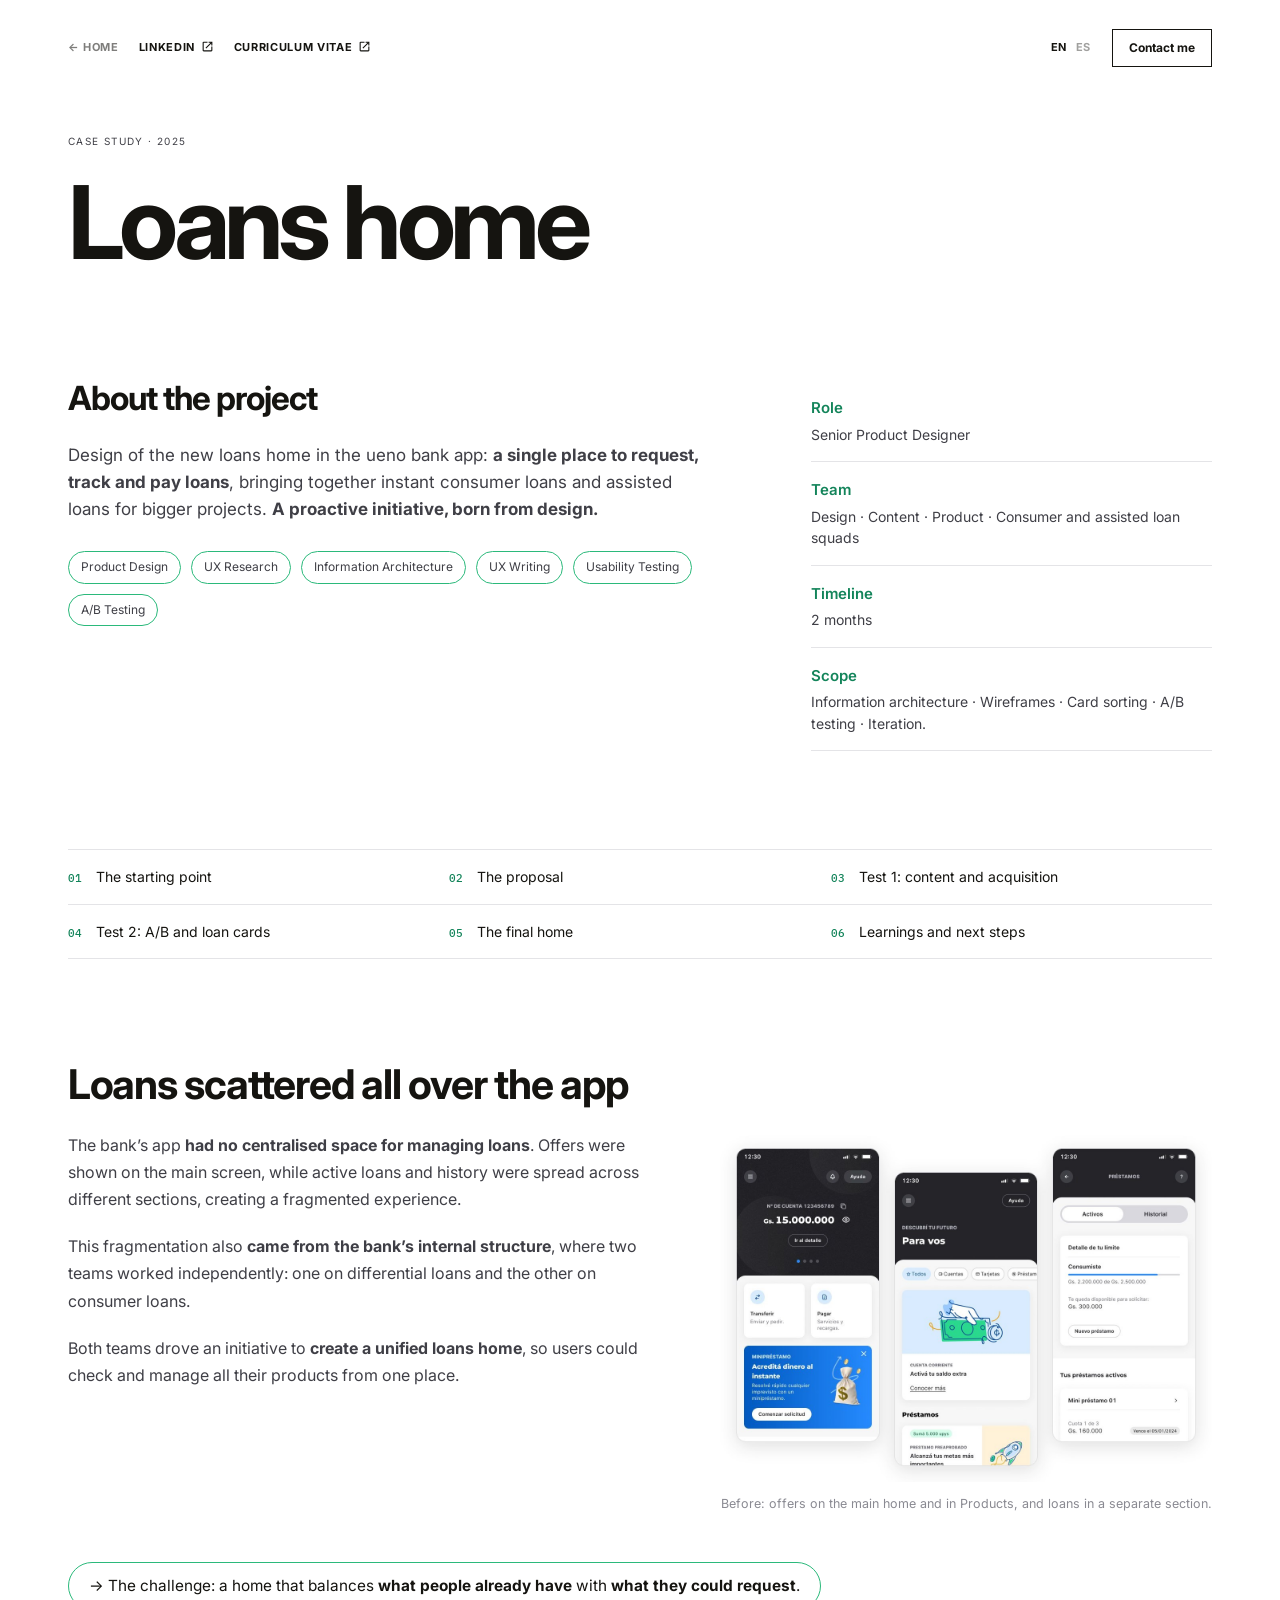
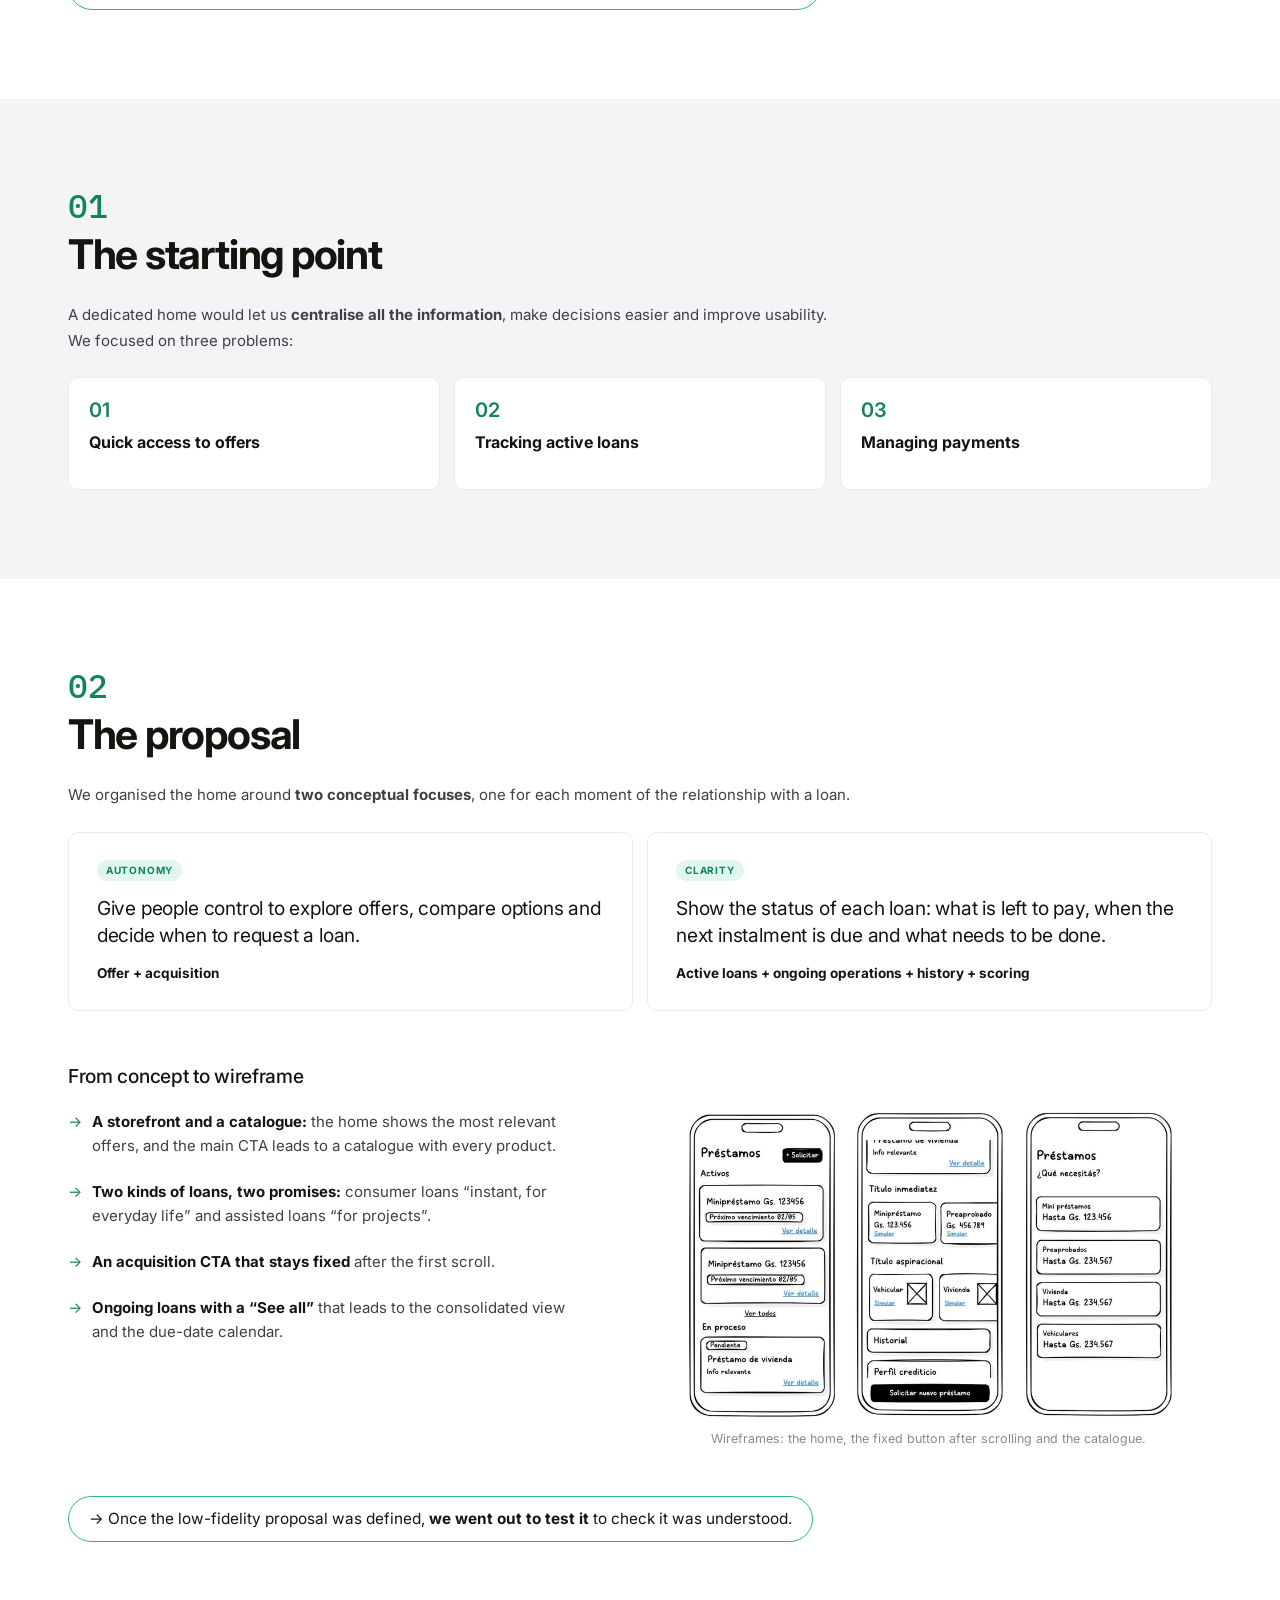
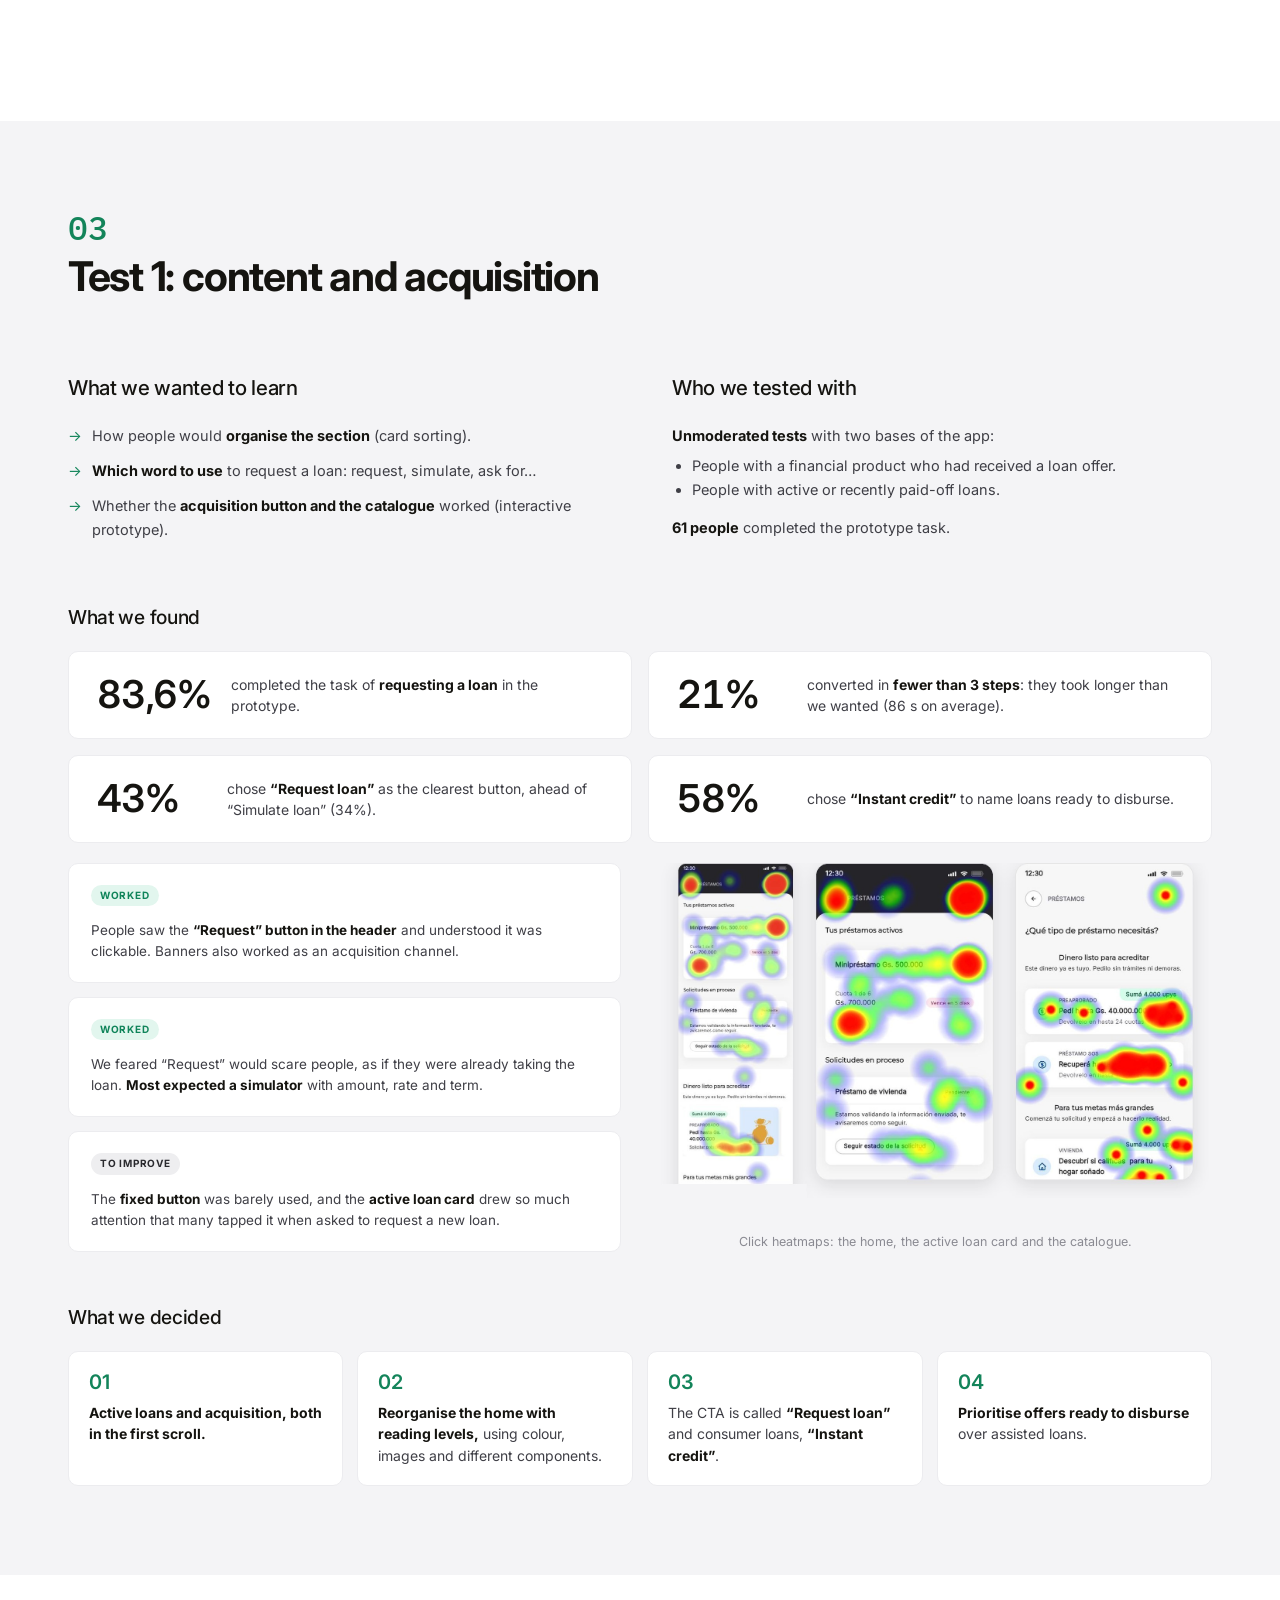
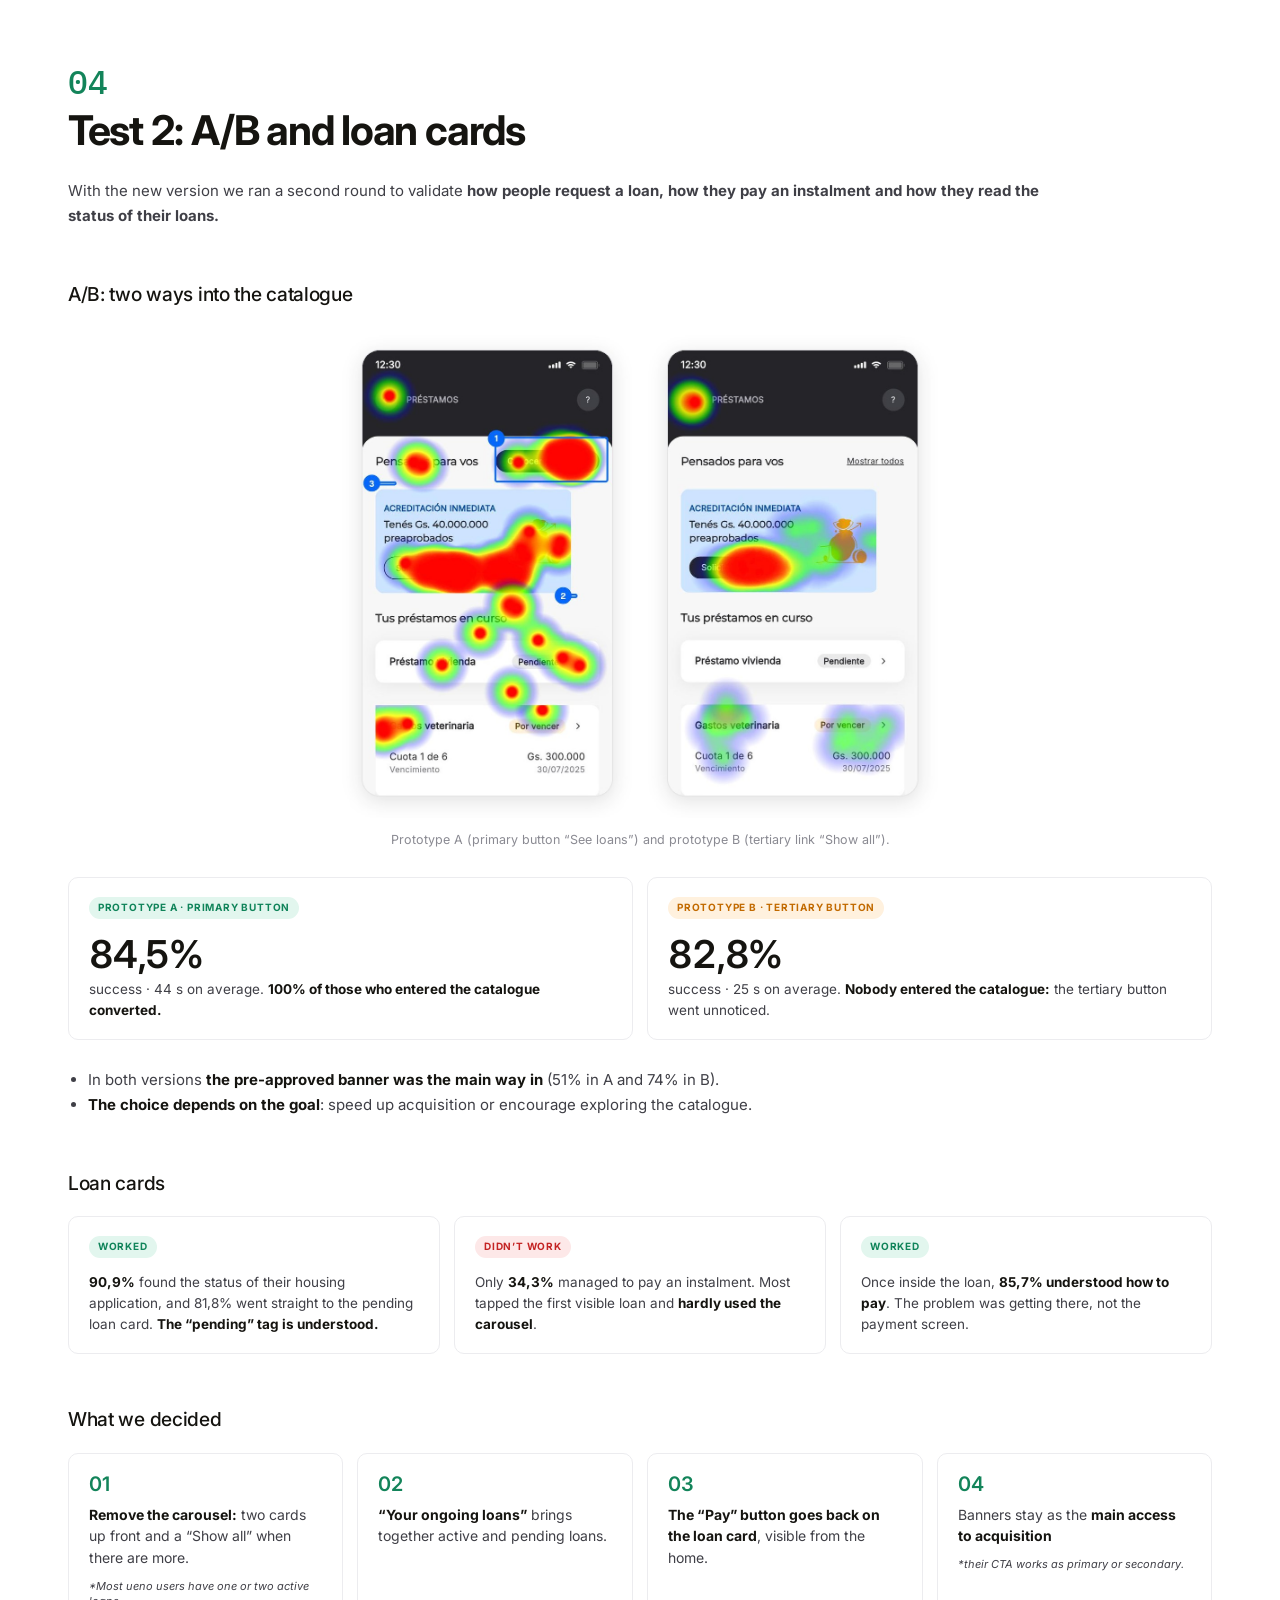
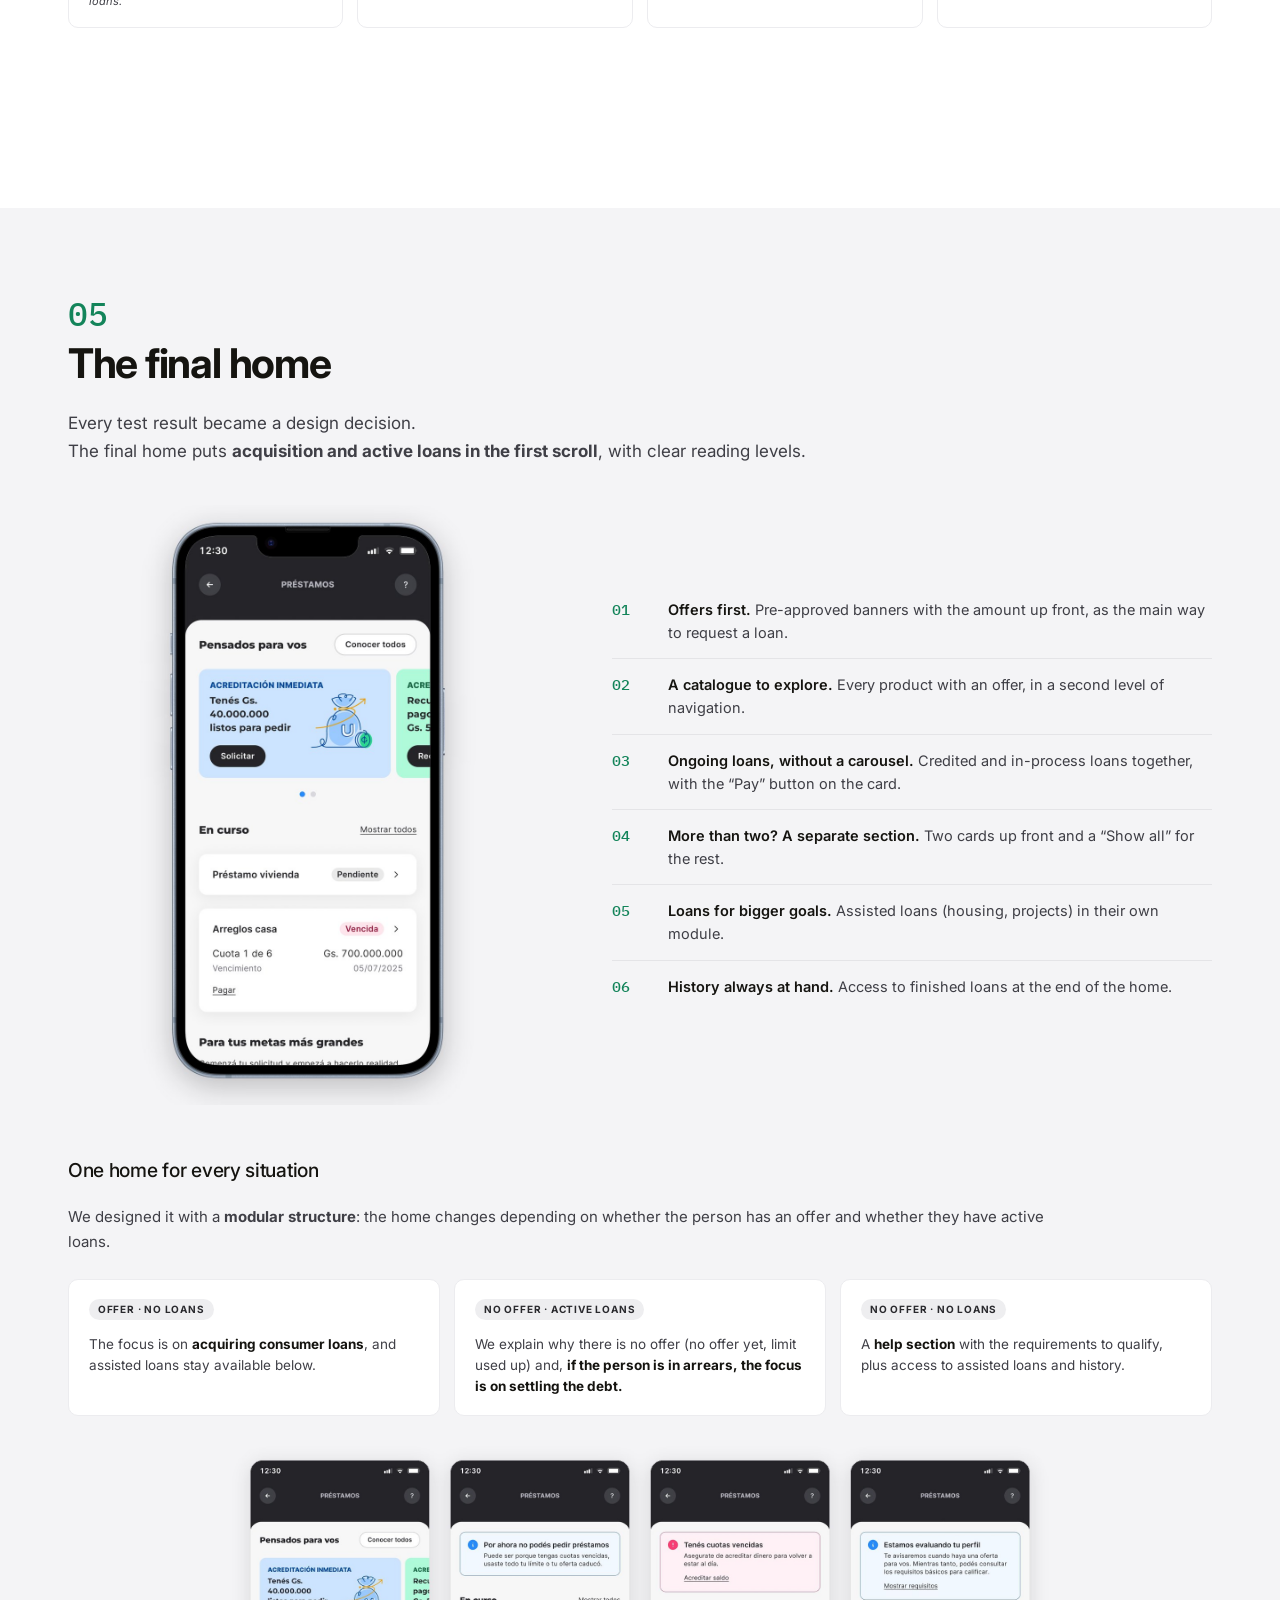
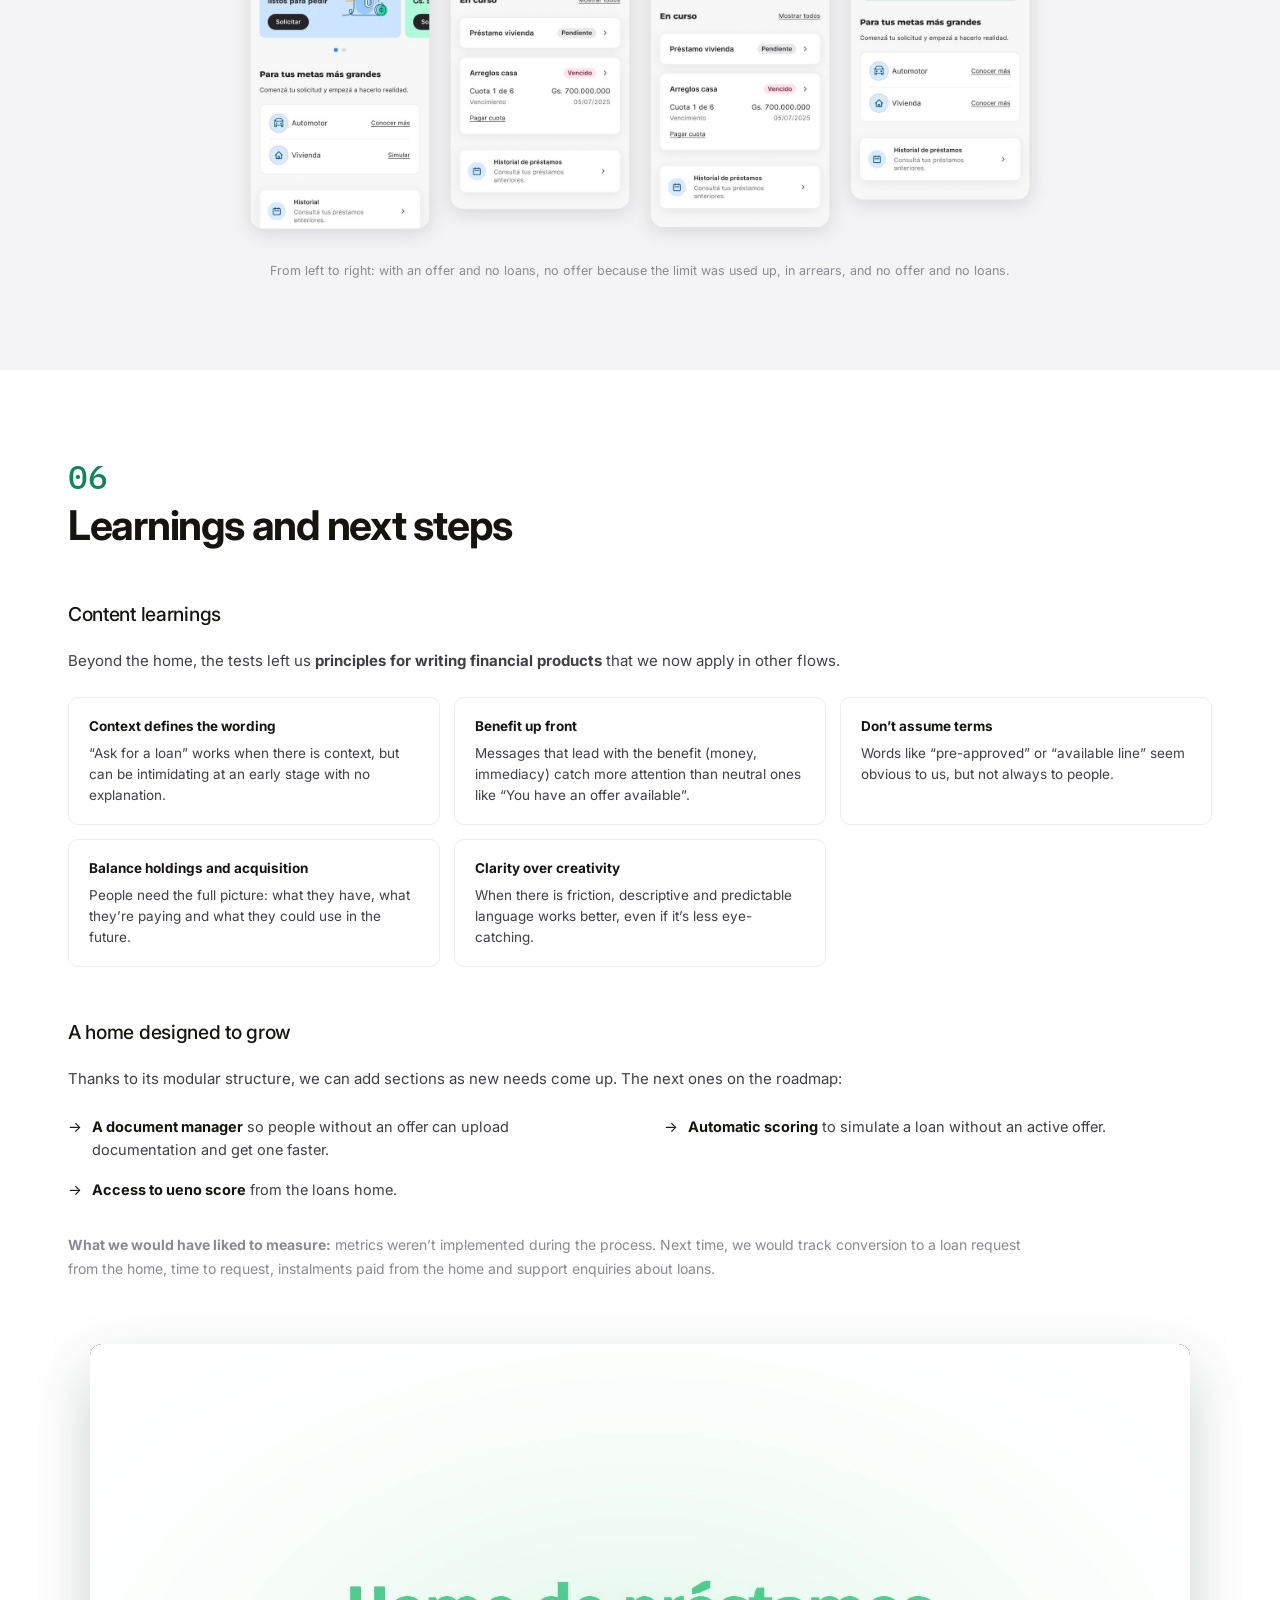
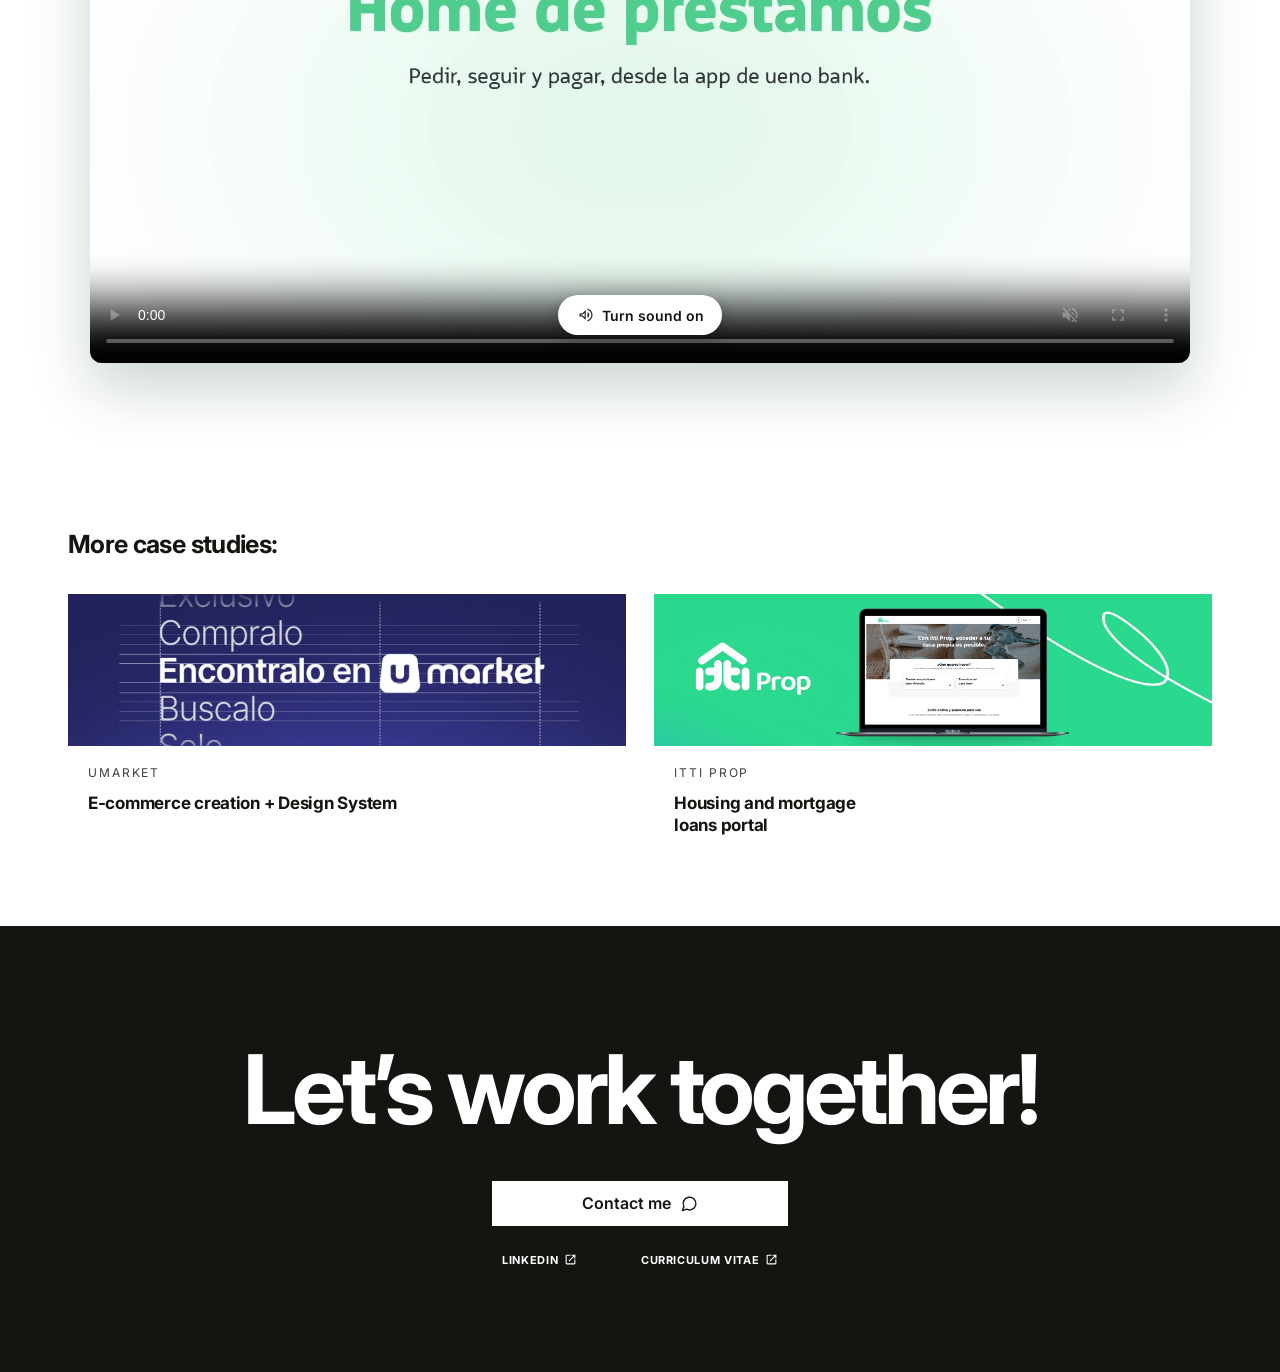
<file: uenoprestamos.html>
<!DOCTYPE html>
<html lang="en">
<head>
  <meta charset="utf-8">
  <meta name="viewport" content="width=device-width, initial-scale=1">
  <title data-en="Loans home · Case study · Fiorella López Piraino" data-es="Home de préstamos · Caso de estudio · Fiorella López Piraino">Loans home · Case study · Fiorella López Piraino</title>
  <meta name="description" content="Case study: the loans home of the ueno bank app.">
  <link rel="preconnect" href="https://fonts.googleapis.com">
  <link rel="preconnect" href="https://fonts.gstatic.com" crossorigin>
  <link href="https://fonts.googleapis.com/css2?family=Inter:wght@300;400;500;600;700;800&family=IBM+Plex+Mono:wght@400;500&display=swap" rel="stylesheet">
  <link href="https://fonts.googleapis.com/css2?family=Material+Symbols+Outlined:opsz,wght,FILL,GRAD@24,400,0,0&display=block" rel="stylesheet">
  <link rel="stylesheet" href="styles.css">
  <!-- Apply the saved language before the page paints -->
  <script>try { var l = localStorage.getItem('lang'); if (l === 'es' || l === 'en') document.documentElement.lang = l; } catch (e) {}</script>
</head>
<body class="page-case page-itti page-ueno">
  <!-- Texts exist twice: data-lang="en" and data-lang="es". To edit a text, change both. -->

  <!-- ===== Header: hides when you scroll down, comes back when you scroll up ===== -->
  <header class="site-header" id="top">
    <nav class="wrap nav">
      <button type="button" class="nav-burger" aria-expanded="false" aria-controls="nav-links" aria-label="Menu"><span></span><span></span><span></span></button>
      <div class="nav-links" id="nav-links">
        <a class="nav-home" href="index.html">← <span data-lang="en">Home</span><span data-lang="es">Inicio</span></a>
        <a href="https://linkedin.com/in/fiorelopez" target="_blank" rel="noopener">LinkedIn <svg class="i-ext" viewBox="0 0 24 24" aria-hidden="true"><path d="M5 21q-.825 0-1.413-.588T3 19V5q0-.825.588-1.413T5 3h7v2H5v14h14v-7h2v7q0 .825-.588 1.413T19 21H5Zm4.7-5.3-1.4-1.4L17.6 5H14V3h7v7h-2V6.4l-9.3 9.3Z"/></svg></a>
        <a href="cv.html" target="_blank" rel="noopener"><span data-lang="en">Curriculum vitae</span><span data-lang="es">Currículum</span> <svg class="i-ext" viewBox="0 0 24 24" aria-hidden="true"><path d="M5 21q-.825 0-1.413-.588T3 19V5q0-.825.588-1.413T5 3h7v2H5v14h14v-7h2v7q0 .825-.588 1.413T19 21H5Zm4.7-5.3-1.4-1.4L17.6 5H14V3h7v7h-2V6.4l-9.3 9.3Z"/></svg></a>
      </div>
      <div class="nav-right">
        <div class="lang" role="group" aria-label="Language / Idioma">
          <button type="button" data-set-lang="en">EN</button>
          <button type="button" data-set-lang="es">ES</button>
        </div>
        <a class="btn-outline" href="mailto:fiorelopezph@gmail.com"><span data-lang="en">Contact me</span><span data-lang="es">Contactame</span></a>
      </div>
    </nav>
  </header>

  <main class="case">
    <!-- Title -->
    <section class="wrap case-hero">
      <p class="eyebrow reveal">Case study · 2025</p>
      <h1 class="case-title reveal"><span data-lang="en">Loans home</span><span data-lang="es">Home de<br>préstamos</span></h1>
    </section>

    <!-- About the project -->
    <section class="wrap case-about">
      <div>
        <h2 class="case-h2 reveal"><span data-lang="en">About the project</span><span data-lang="es">Sobre el proyecto</span></h2>
        <p class="lead reveal" data-lang="en">Design of the new loans home in the ueno bank app: <b>a single place to request, track and pay loans</b>, bringing together instant consumer loans and assisted loans for bigger projects. <b>A proactive initiative, born from design.</b></p class="lead reveal"><p class="lead reveal" data-lang="es">Diseño de la nueva home de préstamos de la app de ueno bank: <b>un único lugar para pedir, seguir y pagar préstamos</b>, que reúne los préstamos de consumo al instante y los asistidos para proyectos más grandes. <b>Una iniciativa proactiva, que nació desde diseño.</b></p class="lead reveal">
        <ul class="tags reveal"><li>Product Design</li><li>UX Research</li><li>Information Architecture</li><li>UX Writing</li><li>Usability Testing</li><li>A/B Testing</li></ul>
      </div>
      <dl class="case-meta">
        <div class="reveal"><dt><span data-lang="en">Role</span><span data-lang="es">Rol</span></dt><dd><span data-lang="en">Senior Product Designer</span><span data-lang="es">Senior Product Designer</span></dd></div>
        <div class="reveal"><dt><span data-lang="en">Team</span><span data-lang="es">Equipo</span></dt><dd><span data-lang="en">Design · Content · Product · Consumer and assisted loan squads</span><span data-lang="es">Diseño · Contenido · Producto · Squads de préstamos de consumo y asistidos</span></dd></div>
        <div class="reveal"><dt><span data-lang="en">Timeline</span><span data-lang="es">Timeline</span></dt><dd><span data-lang="en">2 months</span><span data-lang="es">2 meses</span></dd></div>
        <div class="reveal"><dt><span data-lang="en">Scope</span><span data-lang="es">Alcance</span></dt><dd><span data-lang="en">Information architecture · Wireframes · Card sorting · A/B testing · Iteration.</span><span data-lang="es">Arquitectura de información · Wireframes · Card sorting · A/B testing · Iteración.</span></dd></div>
      </dl>
    </section>
    <nav class="wrap it-index reveal" aria-label="Sections">
      <ol><li><a href="#s01"><span class="n">01</span><span data-lang="en">The starting point</span><span data-lang="es">El punto de partida</span></a></li><li><a href="#s02"><span class="n">02</span><span data-lang="en">The proposal</span><span data-lang="es">La propuesta</span></a></li><li><a href="#s03"><span class="n">03</span><span data-lang="en">Test 1: content and acquisition</span><span data-lang="es">Testeo 1: contenido y adquisición</span></a></li><li><a href="#s04"><span class="n">04</span><span data-lang="en">Test 2: A/B and loan cards</span><span data-lang="es">Testeo 2: A/B y cards de préstamos</span></a></li><li><a href="#s05"><span class="n">05</span><span data-lang="en">The final home</span><span data-lang="es">La home final</span></a></li><li><a href="#s06"><span class="n">06</span><span data-lang="en">Learnings and next steps</span><span data-lang="es">Aprendizajes y próximos pasos</span></a></li></ol>
    </nav>

    <!-- Intro -->
    <section class="wrap case-text it-intro">
      <h2 class="case-h2 big reveal"><span data-lang="en">Loans scattered all over the app</span><span data-lang="es">Préstamos repartidos por toda la app</span></h2>
      <div class="it-intro-grid">
        <div class="reveal">
          <p data-lang="en">The bank’s app <b>had no centralised space for managing loans</b>. Offers were shown on the main screen, while active loans and history were spread across different sections, creating a fragmented experience.</p><p data-lang="es">La app del banco <b>no contaba con un espacio centralizado para la gestión de préstamos</b>. Las ofertas se mostraban en la pantalla principal, mientras que los préstamos activos y el historial estaban distribuidos en distintas secciones, generando una experiencia fragmentada.</p>
          <p data-lang="en">This fragmentation also <b>came from the bank’s internal structure</b>, where two teams worked independently: one on differential loans and the other on consumer loans.</p><p data-lang="es">Esta fragmentación también <b>respondía a la estructura interna del banco</b>, donde dos equipos trabajaban de manera independiente: uno sobre préstamos diferenciales y otro sobre préstamos de consumo.</p>
          <p data-lang="en">Both teams drove an initiative to <b>create a unified loans home</b>, so users could check and manage all their products from one place.</p><p data-lang="es">Ambos equipos impulsamos una iniciativa para <b>crear una home de préstamos unificada</b>, que permitiera a las personas usuarias consultar y gestionar todos sus productos desde un mismo lugar.</p>
        </div>
        <figure class="ue-fig reveal "><img src="assets/ue-antes.jpg" alt="" data-alt-en="The app before: main home, Products section and loans section" data-alt-es="La app antes: home principal, sección Productos y sección de préstamos" width="1232" height="878" loading="lazy"><figcaption><span data-lang="en">Before: offers on the main home and in Products, and loans in a separate section.</span><span data-lang="es">Antes: ofertas en la home principal y en Productos, y los préstamos en una sección aparte.</span></figcaption></figure>
      </div>
      <p class="it-callout reveal">→ <span data-lang="en">The challenge: a home that balances <b>what people already have</b> with <b>what they could request</b>.</span><span data-lang="es">El desafío: una home que equilibre <b>lo que la persona ya tiene</b> con <b>lo que podría pedir</b>.</span></p>
    </section>

    <!-- 01 Starting point -->
    <section class="band it-sec" id="s01">
      <div class="wrap">
        <p class="it-num reveal">01</p><h2 class="case-h2 big reveal"><span data-lang="en">The starting point</span><span data-lang="es">El punto de partida</span></h2>
        <p class="it-p reveal" data-lang="en">A dedicated home would let us <b>centralise all the information</b>, make decisions easier and improve usability.<br>We focused on three problems:</p class="it-p reveal"><p class="it-p reveal" data-lang="es">Una home específica nos permitiría <b>centralizar toda la información</b>, facilitar la toma de decisiones y mejorar la usabilidad.<br>Nos enfocamos en tres problemas:</p class="it-p reveal">
        <div class="ue-decs ue-three seq">
          <div class="ue-dec reveal"><span class="ue-dec-n">01</span><p><b><span data-lang="en">Quick access to offers</span><span data-lang="es">Acceso rápido a ofertas</span></b></p></div>
          <div class="ue-dec reveal"><span class="ue-dec-n">02</span><p><b><span data-lang="en">Tracking active loans</span><span data-lang="es">Seguimiento de la tenencia</span></b></p></div>
          <div class="ue-dec reveal"><span class="ue-dec-n">03</span><p><b><span data-lang="en">Managing payments</span><span data-lang="es">Gestión de pagos</span></b></p></div>
        </div>
      </div>
    </section>

    <!-- 02 Proposal -->
    <section class="wrap it-sec white" id="s02">
      <p class="it-num reveal">02</p><h2 class="case-h2 big reveal"><span data-lang="en">The proposal</span><span data-lang="es">La propuesta</span></h2>
      <p class="it-p reveal" data-lang="en">We organised the home around <b>two conceptual focuses</b>, one for each moment of the relationship with a loan.</p class="it-p reveal"><p class="it-p reveal" data-lang="es">Organizamos la home alrededor de <b>dos focos conceptuales</b>, uno para cada momento de la relación con un préstamo.</p class="it-p reveal">
      <div class="it-grid2 stagger ue-focus">
        <div class="it-card reveal"><span class="it-kind k-find"><span data-lang="en">Autonomy</span><span data-lang="es">Autonomía</span></span>
          <p class="ue-q" data-lang="en">Give people control to explore offers, compare options and decide when to request a loan.</p class="ue-q"><p class="ue-q" data-lang="es">Darle a cada persona el control para explorar ofertas, comparar opciones y decidir cuándo pedir un préstamo.</p class="ue-q">
          <p data-lang="en"><b>Offer + acquisition</b></p><p data-lang="es"><b>Oferta + adquisición</b></p></div>
        <div class="it-card reveal"><span class="it-kind k-find"><span data-lang="en">Clarity</span><span data-lang="es">Claridad</span></span>
          <p class="ue-q" data-lang="en">Show the status of each loan: what is left to pay, when the next instalment is due and what needs to be done.</p class="ue-q"><p class="ue-q" data-lang="es">Mostrar los estados de los préstamos: cuánto falta, cuándo vence la próxima cuota y qué hay que hacer.</p class="ue-q">
          <p data-lang="en"><b>Active loans + ongoing operations + history + scoring</b></p><p data-lang="es"><b>Tenencia + operaciones en curso + historial + scoring</b></p></div>
      </div>
      <h3 class="it-h3 sm reveal"><span data-lang="en">From concept to wireframe</span><span data-lang="es">Del concepto al wireframe</span></h3>
      <div class="ue-wf">
        <ul class="it-arrows ue-arrows reveal">
          <li><span data-lang="en"><b>A storefront and a catalogue:</b> the home shows the most relevant offers, and the main CTA leads to a catalogue with every product.</span><span data-lang="es"><b>Una vidriera y un catálogo:</b> la home muestra las ofertas más relevantes y el CTA principal lleva a un catálogo con todos los productos.</span></li>
          <li><span data-lang="en"><b>Two kinds of loans, two promises:</b> consumer loans “instant, for everyday life” and assisted loans “for projects”.</span><span data-lang="es"><b>Dos tipos de préstamo, dos promesas:</b> los de consumo “al instante, para el día a día” y los asistidos “para proyectos”.</span></li>
          <li><span data-lang="en"><b>An acquisition CTA that stays fixed</b> after the first scroll.</span><span data-lang="es"><b>Un CTA de adquisición que queda fijo</b> después del primer scroll.</span></li>
          <li><span data-lang="en"><b>Ongoing loans with a “See all”</b> that leads to the consolidated view and the due-date calendar.</span><span data-lang="es"><b>Préstamos en curso con un “Ver todos”</b> que lleva al consolidado y a la agenda de vencimientos.</span></li>
        </ul>
        <figure class="ue-fig reveal "><img src="assets/ue-wireframes2.jpg" alt="" data-alt-en="Wireframes: home, fixed request button and catalogue" data-alt-es="Wireframes: la home, el botón fijo para solicitar y el catálogo" width="1986" height="1104" loading="lazy"><figcaption><span data-lang="en">Wireframes: the home, the fixed button after scrolling and the catalogue.</span><span data-lang="es">Wireframes: la home, el botón fijo al hacer scroll y el catálogo.</span></figcaption></figure>
      </div>
      <p class="it-callout reveal">→ <span data-lang="en">Once the low-fidelity proposal was defined, <b>we went out to test it</b> to check it was understood.</span><span data-lang="es">Una vez definida la propuesta en baja fidelidad, <b>salimos a testear para validar</b> que se entendiera.</span></p>
    </section>

    <!-- 03 Test 1 -->
    <section class="band it-sec" id="s03">
      <div class="wrap">
        <p class="it-num reveal">03</p><h2 class="case-h2 big reveal"><span data-lang="en">Test 1: content and acquisition</span><span data-lang="es">Testeo 1: contenido y adquisición</span></h2>
        <div class="it-two">
          <div class="reveal"><h3 class="case-h3"><span data-lang="en">What we wanted to learn</span><span data-lang="es">Qué queríamos aprender</span></h3>
            <ul class="it-arrows">
              <li><span data-lang="en">How people would <b>organise the section</b> (card sorting).</span><span data-lang="es">Cómo <b>organizarían la sección</b> las personas (card sorting).</span></li>
              <li><span data-lang="en"><b>Which word to use</b> to request a loan: request, simulate, ask for…</span><span data-lang="es"><b>Qué palabra usar</b> para pedir un préstamo: solicitar, simular, pedir…</span></li>
              <li><span data-lang="en">Whether the <b>acquisition button and the catalogue</b> worked (interactive prototype).</span><span data-lang="es">Si funcionaban el <b>botón de adquisición y el catálogo</b> (prototipo interactivo).</span></li>
            </ul></div>
          <div class="reveal"><h3 class="case-h3"><span data-lang="en">Who we tested with</span><span data-lang="es">Con quiénes testeamos</span></h3>
            <p class="ue-tight" data-lang="en"><b>Unmoderated tests</b> with two bases of the app:</p class="ue-tight"><p class="ue-tight" data-lang="es"><b>Testeos no moderados</b> con dos bases de la app:</p class="ue-tight">
            <ul class="ue-bullets">
              <li><span data-lang="en">People with a financial product who had received a loan offer.</span><span data-lang="es">Personas con algún producto financiero que habían recibido una oferta de préstamo.</span></li>
              <li><span data-lang="en">People with active or recently paid-off loans.</span><span data-lang="es">Personas con préstamos activos o cancelados hace poco.</span></li>
            </ul>
            <p data-lang="en"><b>61 people</b> completed the prototype task.</p><p data-lang="es"><b>61 personas</b> completaron la tarea del prototipo.</p></div>
        </div>

        <h3 class="it-h3 sm reveal"><span data-lang="en">What we found</span><span data-lang="es">Lo que encontramos</span></h3>
        <div class="it-facts stagger">
          <div class="it-fact reveal"><strong class="count">83,6%</strong><p data-lang="en">completed the task of <b>requesting a loan</b> in the prototype.</p><p data-lang="es">completó la tarea de <b>pedir un préstamo</b> en el prototipo.</p></div>
          <div class="it-fact reveal"><strong class="count">21%</strong><p data-lang="en">converted in <b>fewer than 3 steps</b>: they took longer than we wanted (86 s on average).</p><p data-lang="es">convirtió en <b>menos de 3 pasos</b>: tardaron más de lo deseado (86 s en promedio).</p></div>
          <div class="it-fact reveal"><strong class="count">43%</strong><p data-lang="en">chose <b>“Request loan”</b> as the clearest button, ahead of “Simulate loan” (34%).</p><p data-lang="es">eligió <b>“Solicitar préstamo”</b> como el botón más claro, por delante de “Simular préstamo” (34%).</p></div>
          <div class="it-fact reveal"><strong class="count">58%</strong><p data-lang="en">chose <b>“Instant credit”</b> to name loans ready to disburse.</p><p data-lang="es">eligió <b>“Acreditación inmediata”</b> para nombrar los préstamos listos para desembolsar.</p></div>
        </div>
        <div class="ue-split">
          <div class="ue-stack stagger">
            <div class="it-card reveal"><span class="it-kind k-find"><span data-lang="en">Worked</span><span data-lang="es">Funcionó</span></span><p data-lang="en">People saw the <b>“Request” button in the header</b> and understood it was clickable. Banners also worked as an acquisition channel.</p><p data-lang="es">El <b>botón “Solicitar” del header</b> se vio y se entendió como clickeable. Los banners también funcionaron como canal de adquisición.</p></div>
            <div class="it-card reveal"><span class="it-kind k-find"><span data-lang="en">Worked</span><span data-lang="es">Funcionó</span></span><p data-lang="en">We feared “Request” would scare people, as if they were already taking the loan. <b>Most expected a simulator</b> with amount, rate and term.</p><p data-lang="es">Temíamos que “Solicitar” asustara, como si ya estuvieran sacando el préstamo. <b>La mayoría esperaba un simulador</b> con monto, tasa y plazo.</p></div>
            <div class="it-card reveal"><span class="it-kind k-pat"><span data-lang="en">To improve</span><span data-lang="es">A mejorar</span></span><p data-lang="en">The <b>fixed button</b> was barely used, and the <b>active loan card</b> drew so much attention that many tapped it when asked to request a new loan.</p><p data-lang="es">El <b>botón fijo</b> casi no se usó, y la <b>card del préstamo activo</b> atrajo tanto que muchos la tocaron cuando les pedimos solicitar uno nuevo.</p></div>
          </div>
          <figure class="ue-fig reveal "><img src="assets/ue-heatmaps-crop.jpg" alt="" data-alt-en="Click heatmaps from the first test" data-alt-es="Mapas de calor de clicks del primer testeo" width="1428" height="865" loading="lazy"><figcaption><span data-lang="en">Click heatmaps: the home, the active loan card and the catalogue.</span><span data-lang="es">Mapas de calor: la home, la card del préstamo activo y el catálogo.</span></figcaption></figure>
        </div>

        <h3 class="it-h3 sm reveal"><span data-lang="en">What we decided</span><span data-lang="es">Qué decidimos</span></h3>
        <div class="ue-decs stagger"><div class="ue-dec reveal"><span class="ue-dec-n">01</span><p data-lang="en"><b>Active loans and acquisition, both in the first scroll.</b></p><p data-lang="es"><b>Tenencia y adquisición, las dos en el primer scroll.</b></p></div><div class="ue-dec reveal"><span class="ue-dec-n">02</span><p data-lang="en"><b>Reorganise the home with reading levels,</b> using colour, images and different components.</p><p data-lang="es"><b>Reorganizar la home con niveles de lectura,</b> a través de color, imágenes y distintos componentes.</p></div><div class="ue-dec reveal"><span class="ue-dec-n">03</span><p data-lang="en">The CTA is called <b>“Request loan”</b> and consumer loans, <b>“Instant credit”</b>.</p><p data-lang="es">El CTA se llama <b>“Solicitar préstamo”</b> y los préstamos de consumo, <b>“Acreditación inmediata”</b>.</p></div><div class="ue-dec reveal"><span class="ue-dec-n">04</span><p data-lang="en"><b>Prioritise offers ready to disburse</b> over assisted loans.</p><p data-lang="es"><b>Priorizar las ofertas listas para desembolso</b> por sobre los préstamos asistidos.</p></div></div>
      </div>
    </section>

    <!-- 04 Test 2 -->
    <section class="wrap it-sec white" id="s04">
      <p class="it-num reveal">04</p><h2 class="case-h2 big reveal"><span data-lang="en">Test 2: A/B and loan cards</span><span data-lang="es">Testeo 2: A/B y cards de préstamos</span></h2>
      <p class="it-p reveal" data-lang="en">With the new version we ran a second round to validate <b>how people request a loan, how they pay an instalment and how they read the status of their loans.</b></p class="it-p reveal"><p class="it-p reveal" data-lang="es">Con la nueva versión hicimos una segunda tanda para validar <b>cómo se pide un préstamo, cómo se paga una cuota y cómo se lee el estado de los préstamos.</b></p class="it-p reveal">

      <h3 class="it-h3 sm reveal"><span data-lang="en">A/B: two ways into the catalogue</span><span data-lang="es">A/B: dos formas de llegar al catálogo</span></h3>
      <figure class="ue-fig reveal ue-narrow ue-ab-img"><img src="assets/ue-ab.jpg" alt="" data-alt-en="Click heatmaps for prototype A and prototype B" data-alt-es="Mapas de calor de los prototipos A y B" width="1336" height="1091" loading="lazy"><figcaption><span data-lang="en">Prototype A (primary button “See loans”) and prototype B (tertiary link “Show all”).</span><span data-lang="es">Prototipo A (botón primario “Conocer préstamos”) y prototipo B (link terciario “Mostrar todos”).</span></figcaption></figure>
      <div class="it-grid2 stagger ue-gap">
        <div class="it-card reveal ue-ab"><span class="it-kind k-find"><span data-lang="en">Prototype A · primary button</span><span data-lang="es">Prototipo A · botón primario</span></span>
          <p class="ue-big count">84,6%</p><p data-lang="en">success · 44 s on average. <b>100% of those who entered the catalogue converted.</b></p><p data-lang="es">de éxito · 44 s en promedio. <b>El 100% de quienes entraron al catálogo convirtió.</b></p></div>
        <div class="it-card reveal ue-ab"><span class="it-kind k-warn"><span data-lang="en">Prototype B · tertiary button</span><span data-lang="es">Prototipo B · botón terciario</span></span>
          <p class="ue-big count">82,9%</p><p data-lang="en">success · 25 s on average. <b>Nobody entered the catalogue:</b> the tertiary button went unnoticed.</p><p data-lang="es">de éxito · 25 s en promedio. <b>Nadie entró al catálogo:</b> el botón terciario pasó desapercibido.</p></div>
      </div>
      <ul class="ue-bullets ue-lg reveal">
        <li><span data-lang="en">In both versions <b>the pre-approved banner was the main way in</b> (51% in A and 74% in B).</span><span data-lang="es">En las dos versiones <b>el banner de preaprobado fue el acceso principal</b> (51% en A y 74% en B).</span></li>
        <li><span data-lang="en"><b>The choice depends on the goal</b>: speed up acquisition or encourage exploring the catalogue.</span><span data-lang="es"><b>La elección depende del objetivo</b>: acelerar la adquisición o fomentar la exploración del catálogo.</span></li>
      </ul>

      <h3 class="it-h3 sm reveal"><span data-lang="en">Loan cards</span><span data-lang="es">Cards de préstamos</span></h3>
      <div class="it-grid3 stagger">
        <div class="it-card reveal"><span class="it-kind k-find"><span data-lang="en">Worked</span><span data-lang="es">Funcionó</span></span><p data-lang="en"><b>90,9%</b> found the status of their housing application, and 81,8% went straight to the pending loan card. <b>The “pending” tag is understood.</b></p><p data-lang="es">El <b>90,9%</b> encontró el estado de su solicitud de vivienda, y el 81,8% fue directo a la card del préstamo pendiente. <b>El tag “pendiente” se entiende.</b></p></div>
        <div class="it-card reveal"><span class="it-kind k-pain"><span data-lang="en">Didn’t work</span><span data-lang="es">No funcionó</span></span><p data-lang="en">Only <b>34,3%</b> managed to pay an instalment. Most tapped the first visible loan and <b>hardly used the carousel</b>.</p><p data-lang="es">Solo el <b>34,3%</b> logró pagar una cuota. La mayoría tocó el primer préstamo visible y <b>casi no usó el carrusel</b>.</p></div>
        <div class="it-card reveal"><span class="it-kind k-find"><span data-lang="en">Worked</span><span data-lang="es">Funcionó</span></span><p data-lang="en">Once inside the loan, <b>85,7% understood how to pay</b>. The problem was getting there, not the payment screen.</p><p data-lang="es">Una vez dentro del préstamo, <b>el 85,7% entendió cómo pagar</b>. El problema era llegar, no la pantalla de pago.</p></div>
      </div>

      <h3 class="it-h3 sm reveal"><span data-lang="en">What we decided</span><span data-lang="es">Qué decidimos</span></h3>
      <div class="ue-decs stagger"><div class="ue-dec reveal"><span class="ue-dec-n">01</span><p data-lang="en"><b>Remove the carousel:</b> two cards up front and a “Show all” when there are more.</p><p data-lang="es"><b>Eliminar el carrusel:</b> dos cards al frente y un “Mostrar todos” cuando hay más.</p><p class="ue-foot" data-lang="en">*Most ueno users have one or two active loans.</p class="ue-foot"><p class="ue-foot" data-lang="es">*La mayoría de las personas de ueno tiene uno o dos préstamos activos.</p class="ue-foot"></div><div class="ue-dec reveal"><span class="ue-dec-n">02</span><p data-lang="en"><b>“Your ongoing loans”</b> brings together active and pending loans.</p><p data-lang="es"><b>“Tus préstamos en curso”</b> reúne los préstamos activos y los pendientes.</p></div><div class="ue-dec reveal"><span class="ue-dec-n">03</span><p data-lang="en"><b>The “Pay” button goes back on the loan card</b>, visible from the home.</p><p data-lang="es"><b>El botón “Pagar” vuelve a la card del préstamo</b>, visible desde la home.</p></div><div class="ue-dec reveal"><span class="ue-dec-n">04</span><p data-lang="en">Banners stay as the <b>main access to acquisition</b></p><p data-lang="es">Los banners quedan como <b>acceso principal a la adquisición</b></p><p class="ue-foot" data-lang="en">*their CTA works as primary or secondary.</p class="ue-foot"><p class="ue-foot" data-lang="es">*su CTA funciona en primario o secundario.</p class="ue-foot"></div></div>
    </section>

    <!-- 05 Final home -->
    <section class="band it-sec" id="s05">
      <div class="wrap">
        <p class="it-num reveal">05</p><h2 class="case-h2 big reveal"><span data-lang="en">The final home</span><span data-lang="es">La home final</span></h2>
        <p class="lead ue-lead reveal" data-lang="en">Every test result became a design decision.<br>The final home puts <b>acquisition and active loans in the first scroll</b>, with clear reading levels.</p class="lead ue-lead reveal"><p class="lead ue-lead reveal" data-lang="es">Cada resultado de los testeos se tradujo en una decisión de diseño.<br>La home final pone <b>la adquisición y la tenencia en el primer scroll</b>, con niveles de lectura claros.</p class="lead ue-lead reveal">
        <div class="ue-final">
          <div class="ue-anim reveal"><video src="assets/ue-home-final.mp4" poster="assets/ue-home-final-poster.jpg" autoplay muted loop playsinline preload="metadata" aria-label="Animated walkthrough of the final loans home"></video></div>
          <ol class="ue-steps stagger" data-times="0.6,2.8,6.2,8.7,11.8,14.1,16.4"><li class="reveal"><span class="n">01</span><p><b><span data-lang="en">Offers first.</span><span data-lang="es">Primero, las ofertas.</span></b> <span data-lang="en">Pre-approved banners with the amount up front, as the main way to request a loan.</span><span data-lang="es">Banners de preaprobados con el monto adelante, como acceso principal para solicitar un préstamo.</span></p></li><li class="reveal"><span class="n">02</span><p><b><span data-lang="en">A catalogue to explore.</span><span data-lang="es">Un catálogo para explorar.</span></b> <span data-lang="en">Every product with an offer, in a second level of navigation.</span><span data-lang="es">Todos los productos con oferta, en un segundo nivel de navegación.</span></p></li><li class="reveal"><span class="n">03</span><p><b><span data-lang="en">Ongoing loans, without a carousel.</span><span data-lang="es">Préstamos en curso, sin carrusel.</span></b> <span data-lang="en">Credited and in-process loans together, with the “Pay” button on the card.</span><span data-lang="es">Acreditados y en proceso juntos, con el botón “Pagar” en la card.</span></p></li><li class="reveal"><span class="n">04</span><p><b><span data-lang="en">More than two? A separate section.</span><span data-lang="es">¿Más de dos? Una sección aparte.</span></b> <span data-lang="en">Two cards up front and a “Show all” for the rest.</span><span data-lang="es">Dos cards al frente y un “Mostrar todos” para el resto.</span></p></li><li class="reveal"><span class="n">05</span><p><b><span data-lang="en">Loans for bigger goals.</span><span data-lang="es">Préstamos para metas grandes.</span></b> <span data-lang="en">Assisted loans (housing, projects) in their own module.</span><span data-lang="es">Los préstamos asistidos (vivienda, proyectos) en su propio módulo.</span></p></li><li class="reveal"><span class="n">06</span><p><b><span data-lang="en">History always at hand.</span><span data-lang="es">El historial siempre a mano.</span></b> <span data-lang="en">Access to finished loans at the end of the home.</span><span data-lang="es">Acceso a los préstamos finalizados al final de la home.</span></p></li></ol>
        </div>

        <h3 class="it-h3 sm reveal"><span data-lang="en">One home for every situation</span><span data-lang="es">Una home para cada situación</span></h3>
        <p class="it-p reveal" data-lang="en">We designed it with a <b>modular structure</b>: the home changes depending on whether the person has an offer and whether they have active loans.</p class="it-p reveal"><p class="it-p reveal" data-lang="es">La diseñamos con una <b>estructura modular</b>: la home cambia según si la persona tiene una oferta y si tiene préstamos activos.</p class="it-p reveal">
        <div class="it-grid3 stagger"><div class="it-card reveal"><span class="it-kind k-pat"><span data-lang="en">Offer · no loans</span><span data-lang="es">Con oferta · sin tenencia</span></span><p data-lang="en">The focus is on <b>acquiring consumer loans</b>, and assisted loans stay available below.</p><p data-lang="es">El foco está en la <b>adquisición de préstamos de consumo</b>, y los asistidos siguen disponibles más abajo.</p></div><div class="it-card reveal"><span class="it-kind k-pat"><span data-lang="en">No offer · active loans</span><span data-lang="es">Sin oferta · con tenencia</span></span><p data-lang="en">We explain why there is no offer (no offer yet, limit used up) and, <b>if the person is in arrears, the focus is on settling the debt.</b></p><p data-lang="es">Explicamos por qué no hay oferta (todavía no tiene, consumió su límite) y, <b>si está en mora, el foco pasa a que salde la deuda.</b></p></div><div class="it-card reveal"><span class="it-kind k-pat"><span data-lang="en">No offer · no loans</span><span data-lang="es">Sin oferta · sin tenencia</span></span><p data-lang="en">A <b>help section</b> with the requirements to qualify, plus access to assisted loans and history.</p><p data-lang="es">Una <b>sección de ayuda</b> con los requisitos para calificar, más el acceso a asistidos y al historial.</p></div></div>
        <figure class="ue-fig reveal ue-gap ue-states-img"><img src="assets/ue-estados.jpg" alt="" data-alt-en="Home states: with offer, limit used up, in arrears and without offer" data-alt-es="Estados de la home: con oferta, límite consumido, en mora y sin oferta" width="2000" height="998" loading="lazy"><figcaption><span data-lang="en">From left to right: with an offer and no loans, no offer because the limit was used up, in arrears, and no offer and no loans.</span><span data-lang="es">De izquierda a derecha: con oferta y sin tenencia, sin oferta por límite consumido, en mora, y sin oferta ni tenencia.</span></figcaption></figure>
      </div>
    </section>

    <!-- 06 Learnings and next steps -->
    <section class="wrap it-sec white" id="s06">
      <p class="it-num reveal">06</p><h2 class="case-h2 big reveal"><span data-lang="en">Learnings and next steps</span><span data-lang="es">Aprendizajes y próximos pasos</span></h2>
      <h3 class="it-h3 sm reveal"><span data-lang="en">Content learnings</span><span data-lang="es">Aprendizajes de contenido</span></h3>
      <p class="it-p reveal" data-lang="en">Beyond the home, the tests left us <b>principles for writing financial products</b> that we now apply in other flows.</p class="it-p reveal"><p class="it-p reveal" data-lang="es">Más allá de la home, los testeos nos dejaron <b>principios para escribir productos financieros</b> que hoy aplicamos en otros flujos.</p class="it-p reveal">
      <div class="it-grid3 stagger"><div class="it-card reveal"><b><span data-lang="en">Context defines the wording</span><span data-lang="es">El contexto define el wording</span></b><p data-lang="en">“Ask for a loan” works when there is context, but can be intimidating at an early stage with no explanation.</p><p data-lang="es">“Pedir préstamo” funciona si hay contexto, pero intimida en una etapa inicial sin explicación.</p></div><div class="it-card reveal"><b><span data-lang="en">Benefit up front</span><span data-lang="es">El beneficio adelante</span></b><p data-lang="en">Messages that lead with the benefit (money, immediacy) catch more attention than neutral ones like “You have an offer available”.</p><p data-lang="es">Los mensajes que ponen adelante el beneficio (dinero, inmediatez) captan más que los neutros como “Tenés una oferta disponible”.</p></div><div class="it-card reveal"><b><span data-lang="en">Don’t assume terms</span><span data-lang="es">No sobreentender términos</span></b><p data-lang="en">Words like “pre-approved” or “available line” seem obvious to us, but not always to people.</p><p data-lang="es">Palabras como “preaprobado” o “línea disponible” parecen evidentes para nosotros, pero no siempre lo son para las personas.</p></div><div class="it-card reveal"><b><span data-lang="en">Balance holdings and acquisition</span><span data-lang="es">Balancear tenencia y adquisición</span></b><p data-lang="en">People need the full picture: what they have, what they’re paying and what they could use in the future.</p><p data-lang="es">Las personas necesitan la foto completa: lo que tienen, lo que están pagando y lo que podrían usar a futuro.</p></div><div class="it-card reveal"><b><span data-lang="en">Clarity over creativity</span><span data-lang="es">Claridad antes que creatividad</span></b><p data-lang="en">When there is friction, descriptive and predictable language works better, even if it’s less eye-catching.</p><p data-lang="es">Cuando hay fricción, funciona mejor un lenguaje descriptivo y predecible, aunque sea menos llamativo.</p></div></div>
      <h3 class="it-h3 sm reveal"><span data-lang="en">A home designed to grow</span><span data-lang="es">Una home pensada para crecer</span></h3>
      <p class="it-p reveal" data-lang="en">Thanks to its modular structure, we can add sections as new needs come up. The next ones on the roadmap:</p class="it-p reveal"><p class="it-p reveal" data-lang="es">Gracias a su estructura modular, podemos sumar secciones a medida que surjan nuevas necesidades. Las próximas en el roadmap:</p class="it-p reveal">
      <ul class="it-concl reveal">
        <li><span data-lang="en"><b>A document manager</b> so people without an offer can upload documentation and get one faster.</span><span data-lang="es"><b>Un gestor de documentos</b> para que las personas sin oferta puedan subir documentación y acceder a una más rápido.</span></li>
        <li><span data-lang="en"><b>Automatic scoring</b> to simulate a loan without an active offer.</span><span data-lang="es"><b>Scoring automático</b> para poder simular un préstamo sin una oferta activa.</span></li>
        <li><span data-lang="en"><b>Access to ueno score</b> from the loans home.</span><span data-lang="es"><b>Acceso a ueno score</b> desde la home de préstamos.</span></li>
      </ul>
      <p class="it-p reveal ue-note" data-lang="en"><b>What we would have liked to measure:</b> metrics weren’t implemented during the process. Next time, we would track conversion to a loan request from the home, time to request, instalments paid from the home and support enquiries about loans.</p class="it-p reveal ue-note"><p class="it-p reveal ue-note" data-lang="es"><b>Lo que nos hubiera gustado medir:</b> en el proceso no llegaron a implementarse métricas. Para una próxima vez, seguiríamos la conversión a solicitud desde la home, el tiempo hasta solicitar, las cuotas pagadas desde la home y las consultas a soporte sobre préstamos.</p class="it-p reveal ue-note">
      <div class="case-video it-video reveal">
        <div class="desk-frame">
          <video src="assets/ue-video.mp4" poster="assets/ue-video-poster.jpg" playsinline loop controls preload="metadata"></video>
          <button type="button" class="sound-btn"><span class="ms" aria-hidden="true">volume_up</span> <span data-lang="en">Turn sound on</span><span data-lang="es">Activar sonido</span></button>
        </div>
      </div>
    </section>


    <!-- Other cases -->
    <section class="wrap nc">
      <h2 class="nc-h reveal"><span data-lang="en">More case studies:</span><span data-lang="es">Más casos de estudio:</span></h2>
      <div class="nc-grid stagger">
        <a class="nc-card reveal" href="umarket.html">
          <span class="nc-media"><img src="assets/nc-umarket.jpg" alt="" loading="lazy" width="1976" height="537"></span>
          <span class="nc-client">umarket</span>
          <span class="nc-title"><span data-lang="en">E-commerce creation + Design System</span><span data-lang="es">Creación de ecommerce + Design System</span></span>
        </a>
        <a class="nc-card reveal" href="ittiprop.html">
          <span class="nc-media"><img src="assets/nc-itti.jpg" alt="" loading="lazy" width="1976" height="537"></span>
          <span class="nc-client">itti Prop</span>
          <span class="nc-title"><span data-lang="en">Housing and mortgage<br>loans portal</span><span data-lang="es">Portal de viviendas y<br>préstamos hipotecarios</span></span>
        </a>
      </div>
    </section>
  </main>
  <script>
    (function () {
      var v = document.querySelector('.ue-anim video'), list = document.querySelector('.ue-steps');
      if (!v || !list) return;
      var t = list.dataset.times.split(',').map(Number), items = list.querySelectorAll('li');
      v.addEventListener('timeupdate', function () {
        items.forEach(function (li, i) { li.classList.toggle('on', v.currentTime >= t[i] && v.currentTime < t[i + 1]); });
      });
    })();
  </script>

  <!-- ===== Footer ===== -->
  <footer class="footer" id="contact">
    <div class="wrap">
      <h2 class="reveal">Let’s work together!</h2>
      <a class="btn-white reveal" href="mailto:fiorelopezph@gmail.com"><span data-lang="en">Contact me</span><span data-lang="es">Contactame</span> <svg class="i-chat" viewBox="0 0 24 24" aria-hidden="true"><path d="M7.9 20A9 9 0 1 0 4 16.1L2 22Z"/></svg></a>
      <div class="footer-links">
        <a href="https://linkedin.com/in/fiorelopez" target="_blank" rel="noopener">LinkedIn <svg class="i-ext" viewBox="0 0 24 24" aria-hidden="true"><path d="M5 21q-.825 0-1.413-.588T3 19V5q0-.825.588-1.413T5 3h7v2H5v14h14v-7h2v7q0 .825-.588 1.413T19 21H5Zm4.7-5.3-1.4-1.4L17.6 5H14V3h7v7h-2V6.4l-9.3 9.3Z"/></svg></a>
        <a href="cv.html" target="_blank" rel="noopener"><span data-lang="en">Curriculum vitae</span><span data-lang="es">Currículum</span> <svg class="i-ext" viewBox="0 0 24 24" aria-hidden="true"><path d="M5 21q-.825 0-1.413-.588T3 19V5q0-.825.588-1.413T5 3h7v2H5v14h14v-7h2v7q0 .825-.588 1.413T19 21H5Zm4.7-5.3-1.4-1.4L17.6 5H14V3h7v7h-2V6.4l-9.3 9.3Z"/></svg></a>
      </div>
    </div>
  </footer>

  <script src="script.js"></script>
</body>
</html>
</file>
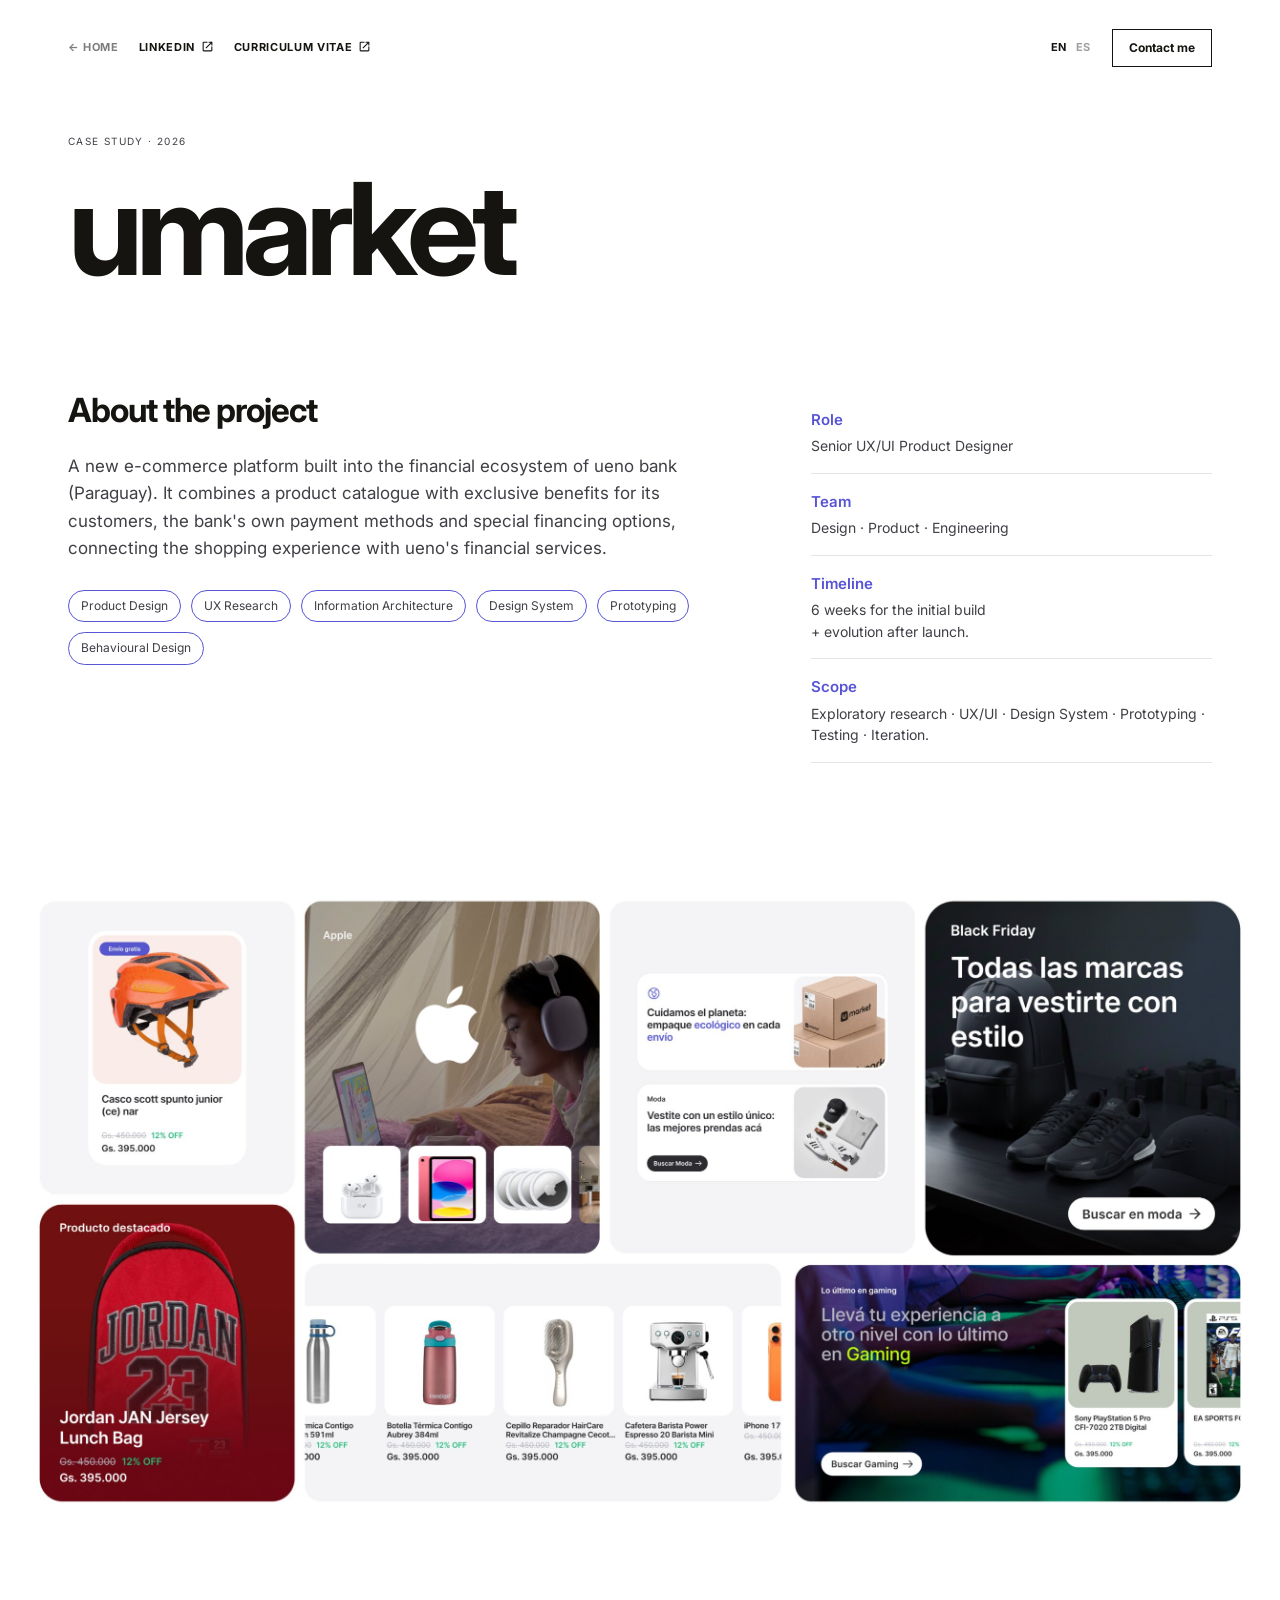
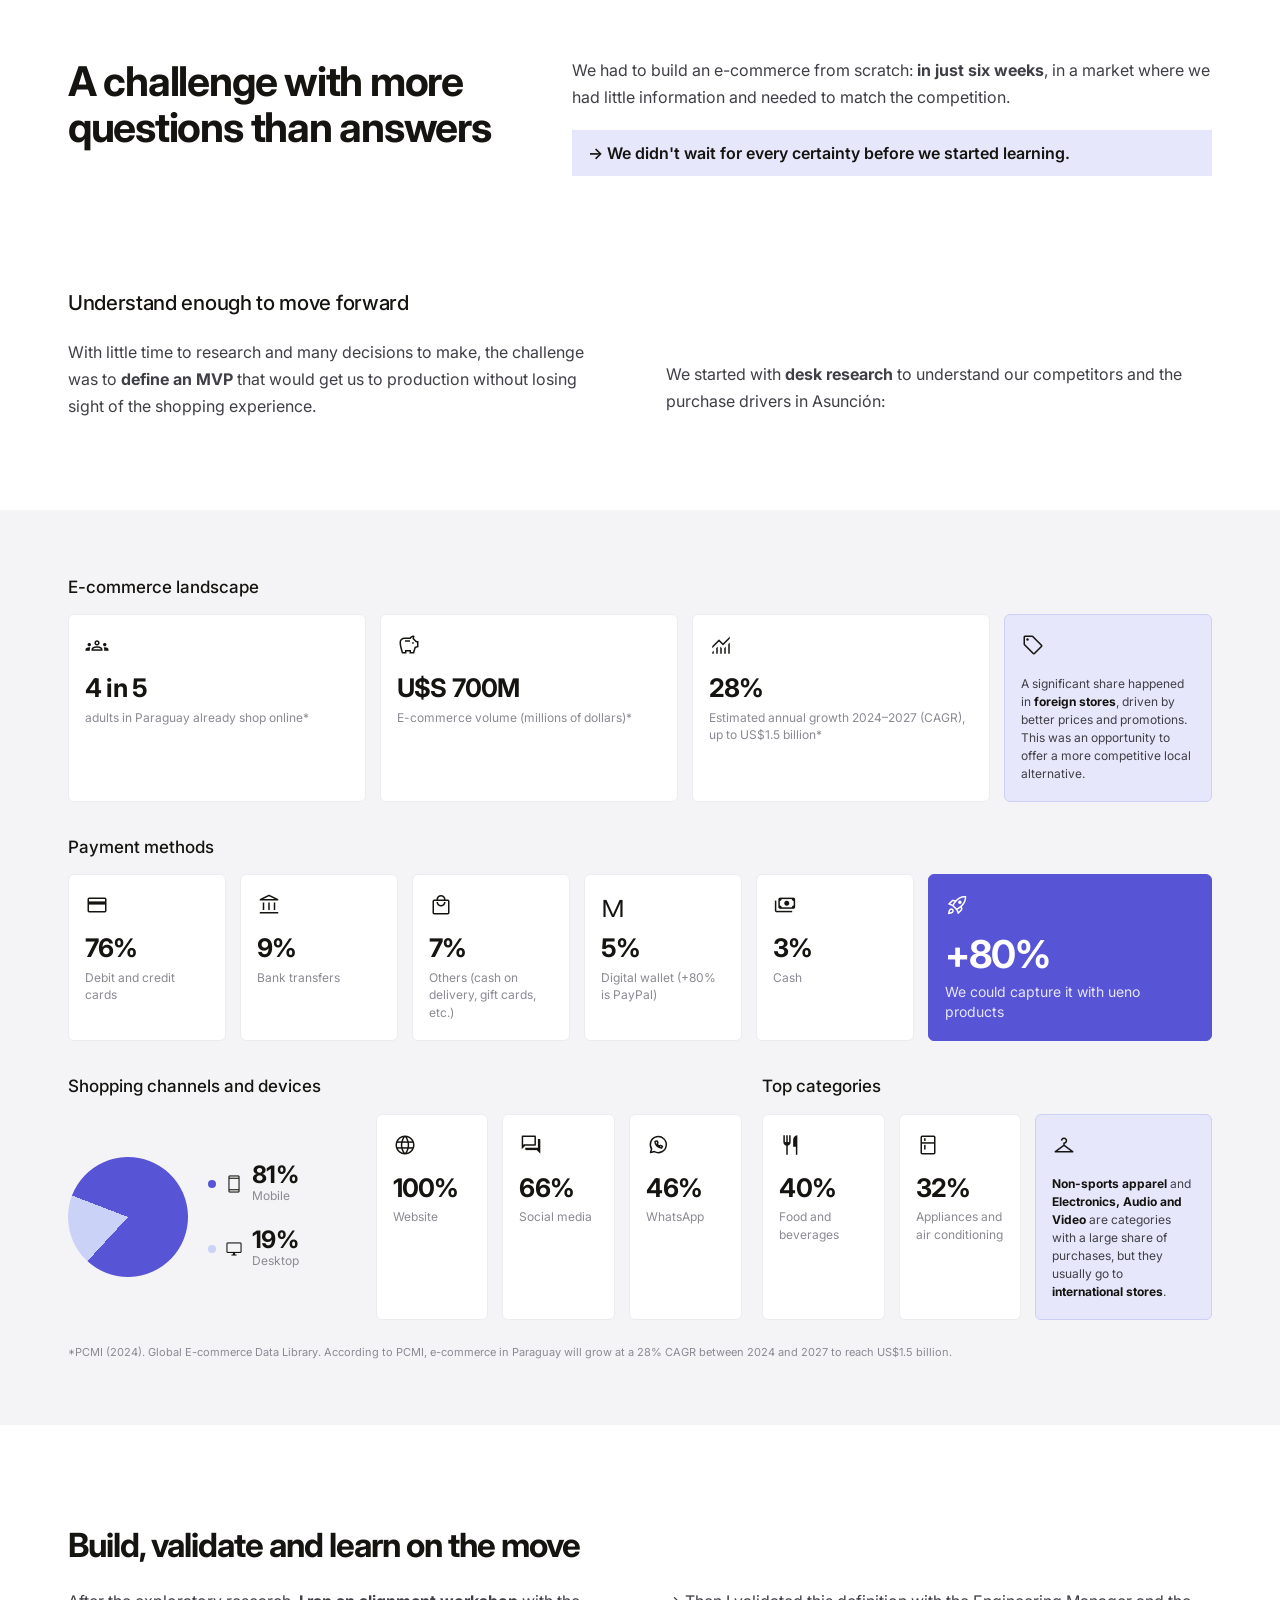
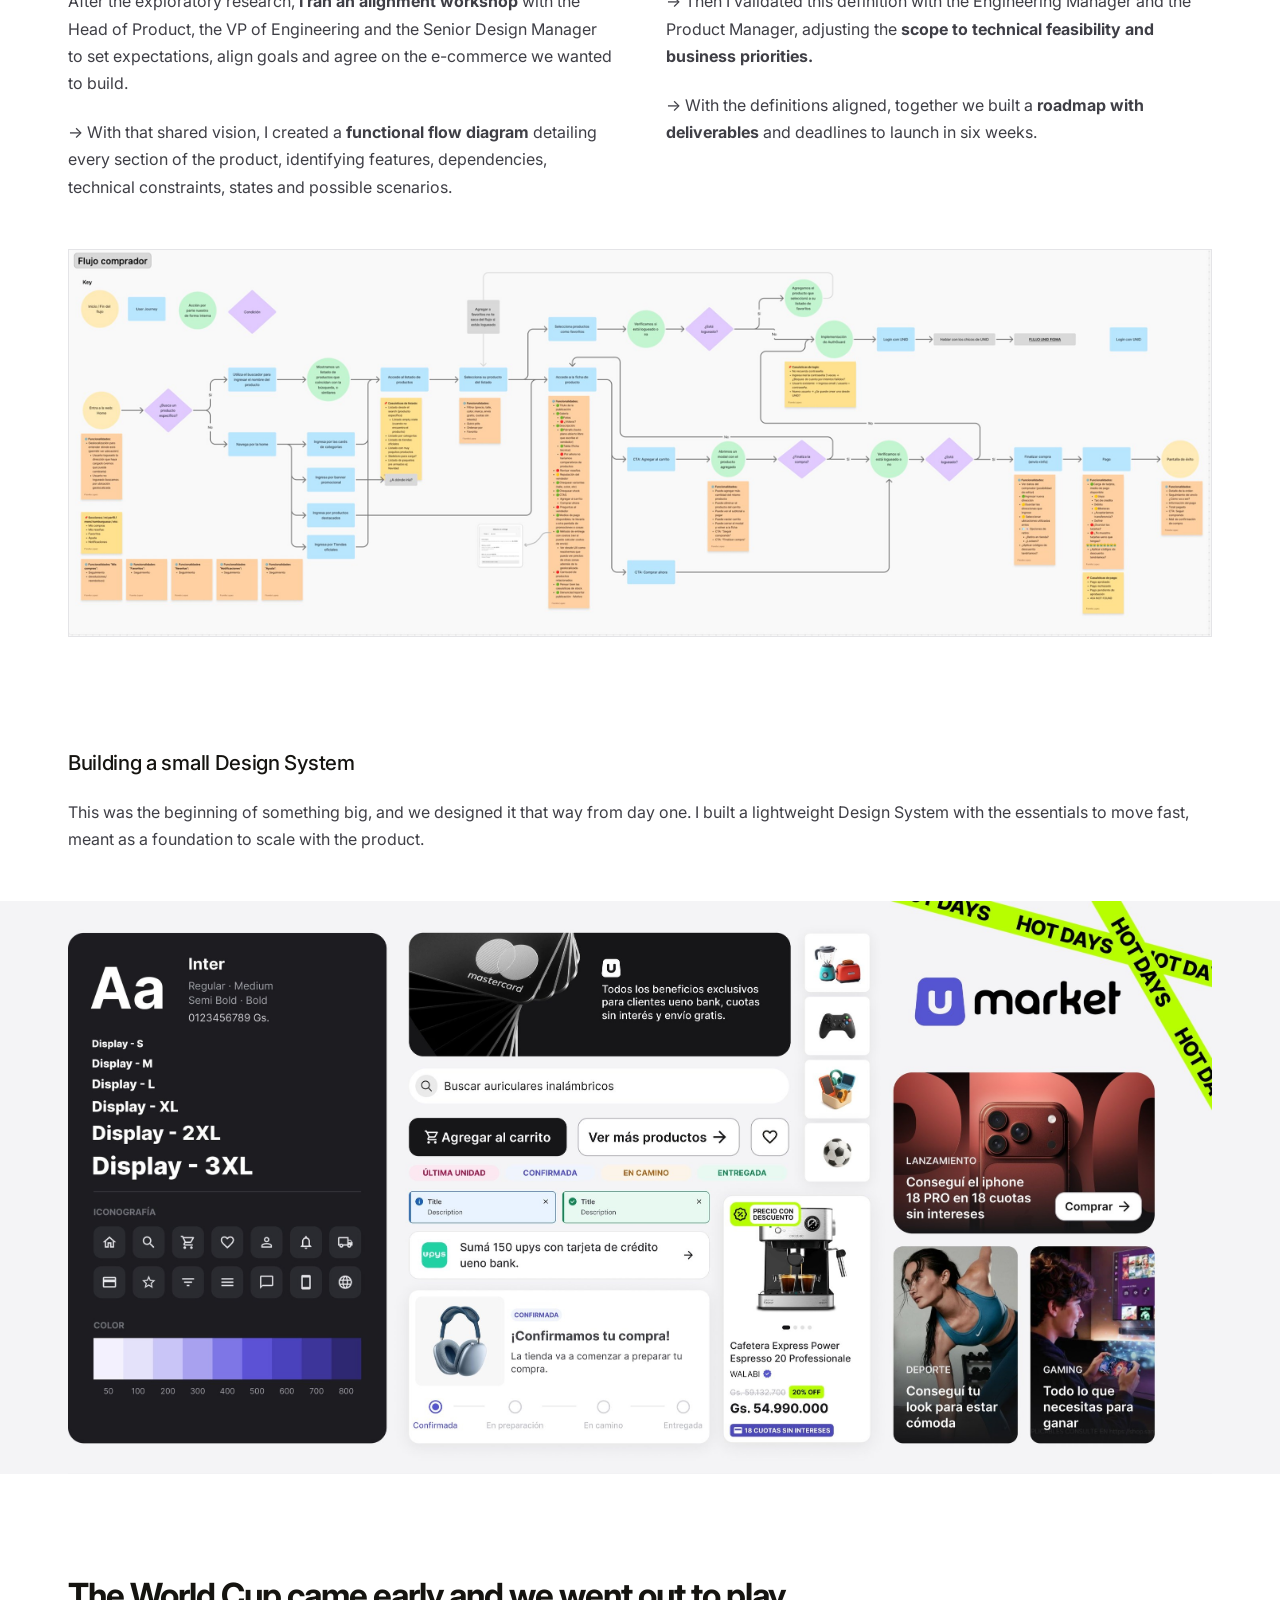
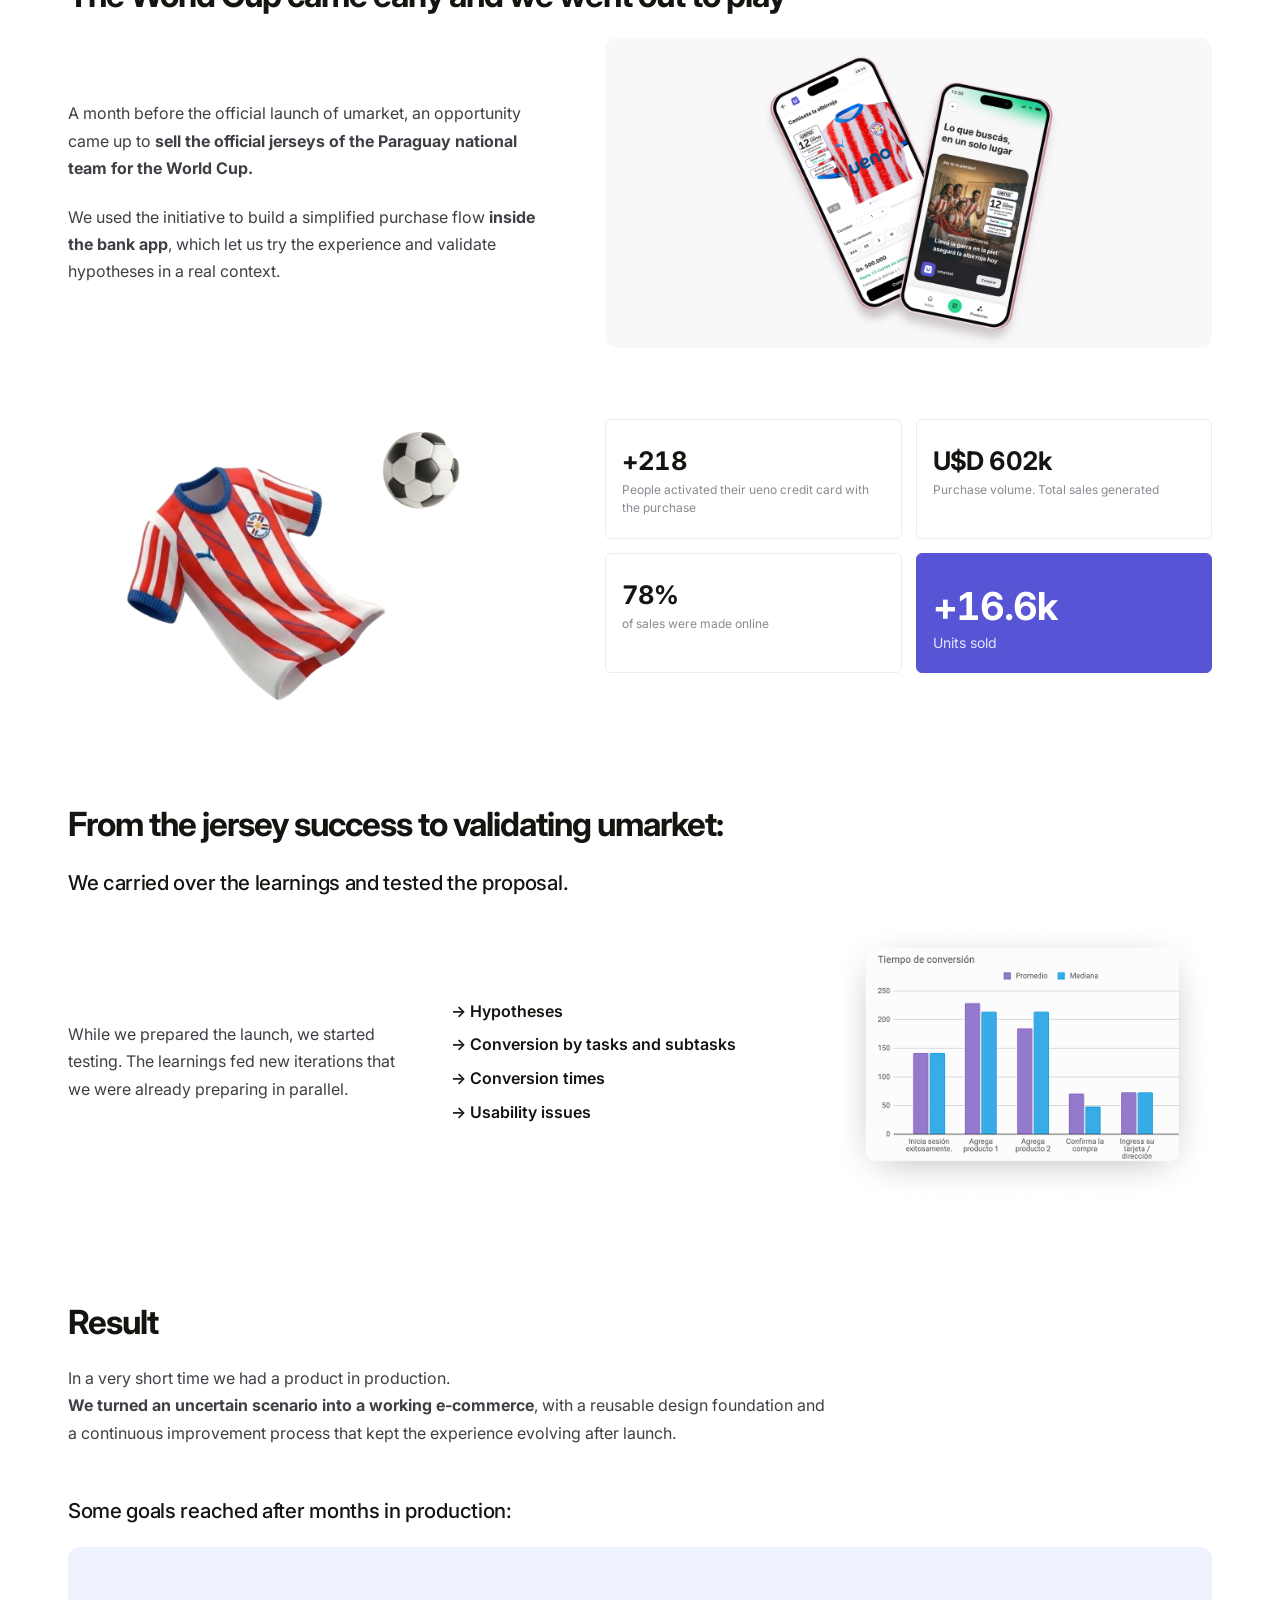
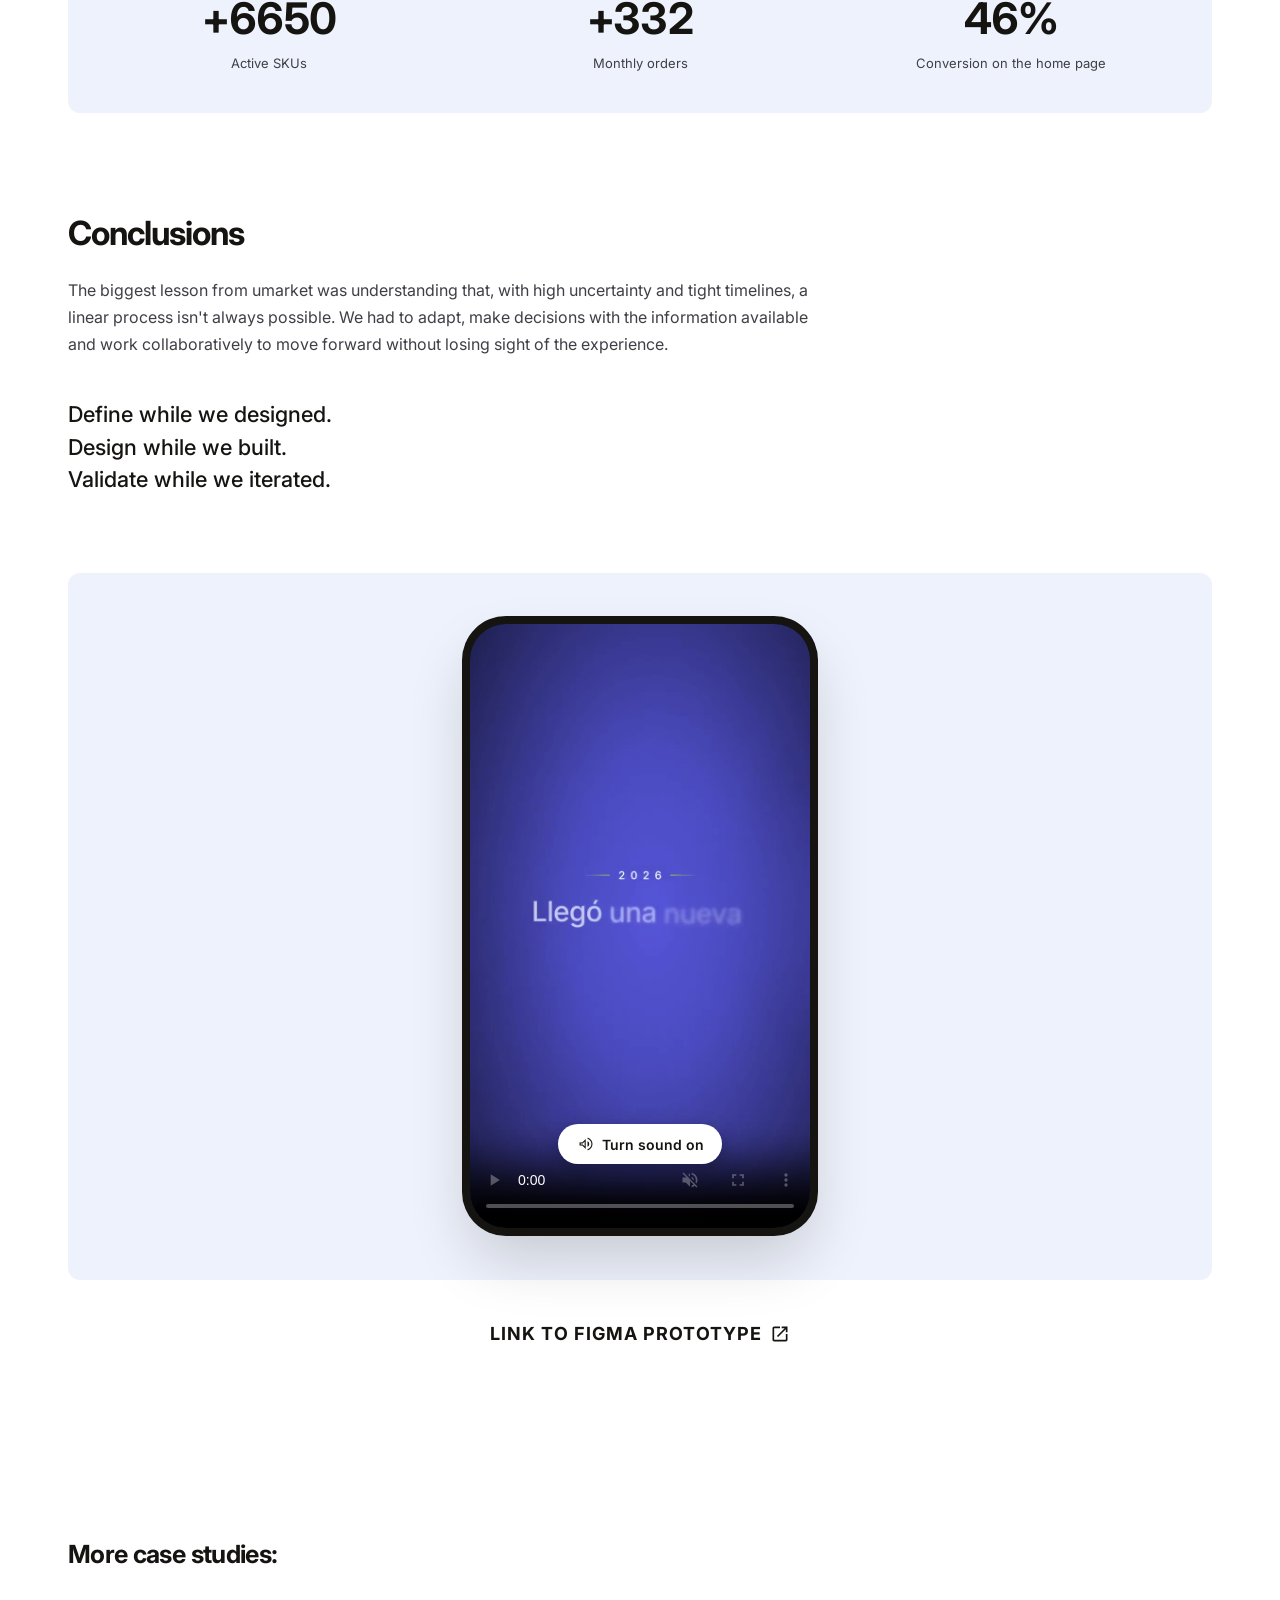
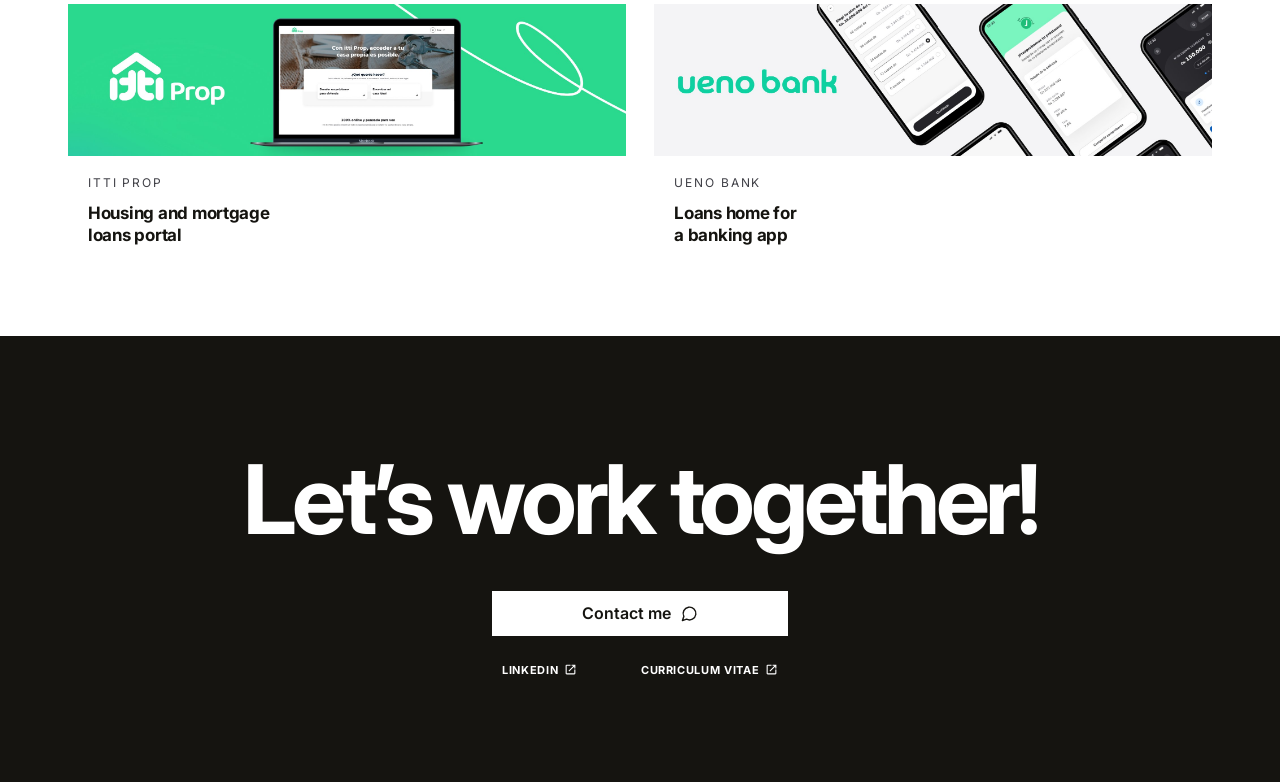
<file: umarket.html>
<!DOCTYPE html>
<html lang="en">
<head>
  <meta charset="utf-8">
  <meta name="viewport" content="width=device-width, initial-scale=1">
  <title data-en="umarket · Case study · Fiorella López Piraino" data-es="umarket · Caso de estudio · Fiorella López Piraino">umarket · Case study · Fiorella López Piraino</title>
  <meta name="description" content="umarket case study: an e-commerce built into ueno bank in six weeks.">
  <link rel="preconnect" href="https://fonts.googleapis.com">
  <link rel="preconnect" href="https://fonts.gstatic.com" crossorigin>
  <link href="https://fonts.googleapis.com/css2?family=Inter:wght@300;400;500;600;700;800&family=IBM+Plex+Mono:wght@400;500&display=swap" rel="stylesheet">
  <link href="https://fonts.googleapis.com/css2?family=Material+Symbols+Outlined:opsz,wght,FILL,GRAD@24,400,0,0&display=block" rel="stylesheet">
  <link rel="stylesheet" href="styles.css">
  <!-- Apply the saved language before the page paints -->
  <script>try { var l = localStorage.getItem('lang'); if (l === 'es' || l === 'en') document.documentElement.lang = l; } catch (e) {}</script>
</head>
<body class="page-case">
  <!-- Texts exist twice: data-lang="en" and data-lang="es". To edit a text, change both. -->

  <!-- ===== Header: hides when you scroll down, comes back when you scroll up ===== -->
  <header class="site-header" id="top">
    <nav class="wrap nav">
      <button type="button" class="nav-burger" aria-expanded="false" aria-controls="nav-links" aria-label="Menu"><span></span><span></span><span></span></button>
      <div class="nav-links" id="nav-links">
        <a class="nav-home" href="index.html">← <span data-lang="en">Home</span><span data-lang="es">Inicio</span></a>
        <a href="https://linkedin.com/in/fiorelopez" target="_blank" rel="noopener">LinkedIn <svg class="i-ext" viewBox="0 0 24 24" aria-hidden="true"><path d="M5 21q-.825 0-1.413-.588T3 19V5q0-.825.588-1.413T5 3h7v2H5v14h14v-7h2v7q0 .825-.588 1.413T19 21H5Zm4.7-5.3-1.4-1.4L17.6 5H14V3h7v7h-2V6.4l-9.3 9.3Z"/></svg></a>
        <a href="cv.html" target="_blank" rel="noopener"><span data-lang="en">Curriculum vitae</span><span data-lang="es">Currículum</span> <svg class="i-ext" viewBox="0 0 24 24" aria-hidden="true"><path d="M5 21q-.825 0-1.413-.588T3 19V5q0-.825.588-1.413T5 3h7v2H5v14h14v-7h2v7q0 .825-.588 1.413T19 21H5Zm4.7-5.3-1.4-1.4L17.6 5H14V3h7v7h-2V6.4l-9.3 9.3Z"/></svg></a>
      </div>
      <div class="nav-right">
        <div class="lang" role="group" aria-label="Language / Idioma">
          <button type="button" data-set-lang="en">EN</button>
          <button type="button" data-set-lang="es">ES</button>
        </div>
        <a class="btn-outline" href="mailto:fiorelopezph@gmail.com"><span data-lang="en">Contact me</span><span data-lang="es">Contactame</span></a>
      </div>
    </nav>
  </header>

  <main class="case">
    <!-- Title -->
    <section class="wrap case-hero">
      <p class="eyebrow reveal">Case study · 2026</p>
      <h1 class="case-title reveal">umarket</h1>
    </section>

    <!-- About the project -->
    <section class="wrap case-about">
      <div>
        <h2 class="case-h2 reveal"><span data-lang="en">About the project</span><span data-lang="es">Sobre el proyecto</span></h2>
        <p class="lead reveal" data-lang="en">A new e-commerce platform built into the financial ecosystem of ueno bank (Paraguay). It combines a product catalogue with exclusive benefits for its customers, the bank's own payment methods and special financing options, connecting the shopping experience with ueno's financial services.</p class="lead reveal"><p class="lead reveal" data-lang="es">Desarrollo de una nueva plataforma de ecommerce integrada al ecosistema financiero del banco ueno bank (Paraguay). Combina un catálogo de productos con beneficios exclusivos para sus clientes, medios de pago propios y opciones de financiación especiales, conectando la experiencia de compra con los servicios financieros de ueno.</p class="lead reveal">
        <ul class="tags reveal"><li>Product Design</li><li>UX Research</li><li>Information Architecture</li><li>Design System</li><li>Prototyping</li><li>Behavioural Design</li></ul>
      </div>
      <dl class="case-meta">
        <div class="reveal"><dt><span data-lang="en">Role</span><span data-lang="es">Rol</span></dt><dd><span data-lang="en">Senior UX/UI Product Designer</span><span data-lang="es">Senior UX/UI Product Designer</span></dd></div>
        <div class="reveal"><dt><span data-lang="en">Team</span><span data-lang="es">Equipo</span></dt><dd><span data-lang="en">Design · Product · Engineering</span><span data-lang="es">Diseño · Producto · Ingeniería</span></dd></div>
        <div class="reveal"><dt><span data-lang="en">Timeline</span><span data-lang="es">Timeline</span></dt><dd><span data-lang="en">6 weeks for the initial build<br>+ evolution after launch.</span><span data-lang="es">6 semanas para el desarrollo inicial<br>+ evolución posterior al lanzamiento.</span></dd></div>
        <div class="reveal"><dt><span data-lang="en">Scope</span><span data-lang="es">Alcance</span></dt><dd><span data-lang="en">Exploratory research · UX/UI · Design System · Prototyping · Testing · Iteration.</span><span data-lang="es">Research exploratorio · UX/UI · Design System · Prototipado · Testing · Iteración.</span></dd></div>
      </dl>
    </section>

    <div class="case-wide reveal"><img src="assets/um-main.jpg" alt="" width="1512" height="824" data-alt-en="Collage of umarket screens: product cards, Apple, Black Friday, gaming and featured products" data-alt-es="Collage de pantallas de umarket: tarjetas de producto, Apple, Black Friday, gaming y productos destacados"></div>

    <!-- Challenge -->
    <section class="wrap case-split">
      <h2 class="case-h2 big reveal"><span data-lang="en">A challenge with more questions than answers</span><span data-lang="es">Un desafío con más preguntas que respuestas</span></h2>
      <div class="reveal">
        <p data-lang="en">We had to build an e-commerce from scratch: <b>in just six weeks</b>, in a market where we had little information and needed to match the competition.</p><p data-lang="es">Necesitábamos desarrollar un e-commerce desde cero: <b>en solo seis semanas</b>, en un mercado donde teníamos poca información y necesitábamos ponernos a la altura de la competencia.</p>
        <p class="callout">→ <span data-lang="en">We didn't wait for every certainty before we started learning.</span><span data-lang="es">No esperamos a tener todas las certezas para empezar a aprender.</span></p>
      </div>
    </section>

    <section class="wrap case-text">
      <h3 class="case-h3 reveal"><span data-lang="en">Understand enough to move forward</span><span data-lang="es">Entender lo suficiente para avanzar</span></h3>
      <div class="cols reveal">
        <p data-lang="en">With little time to research and many decisions to make, the challenge was to <b>define an MVP</b> that would get us to production without losing sight of the shopping experience.</p><p data-lang="es">Con poco tiempo para investigar y muchas decisiones por tomar, el desafío era <b>definir un MVP</b> que nos permitiera llegar a producción sin perder de vista la experiencia de compra.</p>
        <p data-lang="en">We started with <b>desk research</b> to understand our competitors and the purchase drivers in Asunción:</p><p data-lang="es">Empezamos por una <b>investigación de escritorio</b> que nos permitiera entender a nuestra competencia y drivers de compra en Asunción:</p>
      </div>
    </section>

    <!-- Research band (grey, edge to edge) -->
    <section class="band">
      <div class="wrap">
        <h3 class="band-h reveal"><span data-lang="en">E-commerce landscape</span><span data-lang="es">Panorama del e-commerce</span></h3>
        <div class="stats g-panorama stagger">
          <div class="stat  reveal"><span class="ms" aria-hidden="true">groups</span><strong>4 <span data-lang="en">in</span><span data-lang="es">de</span> 5</strong><p data-lang="en">adults in Paraguay already shop online*</p><p data-lang="es">adultos en Paraguay ya compran por internet*</p></div>
          <div class="stat  reveal"><span class="ms" aria-hidden="true">savings</span><strong>U$S 700M</strong><p data-lang="en">E-commerce volume (millions of dollars)*</p><p data-lang="es">Volumen del comercio electrónico (millones de dólares)*</p></div>
          <div class="stat  reveal"><span class="ms" aria-hidden="true">monitoring</span><strong>28%</strong><p data-lang="en">Estimated annual growth 2024–2027 (CAGR), up to US$1.5 billion*</p><p data-lang="es">Crecimiento anual estimado 2024–2027 (CAGR), hasta US$1,5 mil millones*</p></div>
          <div class="stat note reveal"><span class="ms" aria-hidden="true">sell</span><p data-lang="en">A significant share happened in <b>foreign stores</b>, driven by better prices and promotions. This was an opportunity to offer a more competitive local alternative.</p><p data-lang="es">Una parte significativa se realizaba en <b>tiendas del exterior</b>, impulsada por mejores precios y promociones. Esto representaba una oportunidad para ofrecer una alternativa local más competitiva.</p></div>
        </div>

        <h3 class="band-h reveal"><span data-lang="en">Payment methods</span><span data-lang="es">Medios de pago</span></h3>
        <div class="stats g-pagos stagger">
          <div class="stat  reveal"><span class="ms" aria-hidden="true">credit_card</span><strong>76%</strong><p data-lang="en">Debit and credit cards</p><p data-lang="es">Tarjetas de débito y crédito</p></div>
          <div class="stat  reveal"><span class="ms" aria-hidden="true">account_balance</span><strong>9%</strong><p data-lang="en">Bank transfers</p><p data-lang="es">Transferencias bancarias</p></div>
          <div class="stat  reveal"><span class="ms" aria-hidden="true">local_mall</span><strong>7%</strong><p data-lang="en">Others (cash on delivery, gift cards, etc.)</p><p data-lang="es">Otros (pagos contra entrega, giftcards, etc)</p></div>
          <div class="stat  reveal"><span class="ms" aria-hidden="true">mobile_check</span><strong>5%</strong><p data-lang="en">Digital wallet (+80% is PayPal)</p><p data-lang="es">Billetera digital (+80% es Paypal)</p></div>
          <div class="stat  reveal"><span class="ms" aria-hidden="true">payments</span><strong>3%</strong><p data-lang="en">Cash</p><p data-lang="es">Efectivo</p></div>
          <div class="stat accent reveal"><span class="ms" aria-hidden="true">rocket_launch</span><strong>+80%</strong><p data-lang="en">We could capture it with ueno products</p><p data-lang="es">Podríamos capturarlo con productos ueno</p></div>
        </div>

        <div class="g-bottom">
          <div>
            <h3 class="band-h reveal"><span data-lang="en">Shopping channels and devices</span><span data-lang="es">Canales y dispositivos para la compra</span></h3>
            <div class="stats g-canales stagger">
              <div class="pie-card reveal">
                <div class="pie" role="img" aria-label="81% mobile, 19% desktop"></div>
                <ul class="pie-legend">
                  <li><i class="dot"></i><span class="ms" aria-hidden="true">smartphone</span><span><strong>81%</strong>Mobile</span></li>
                  <li><i class="dot light"></i><span class="ms" aria-hidden="true">desktop_windows</span><span><strong>19%</strong>Desktop</span></li>
                </ul>
              </div>
              <div class="stat  reveal"><span class="ms" aria-hidden="true">language</span><strong>100%</strong><p data-lang="en">Website</p><p data-lang="es">Sitio web</p></div>
              <div class="stat  reveal"><span class="ms" aria-hidden="true">forum</span><strong>66%</strong><p data-lang="en">Social media</p><p data-lang="es">Redes sociales</p></div>
              <div class="stat  reveal"><svg class="ms-svg" viewBox="0 0 24 24" aria-hidden="true"><path d="M4.5 19.5 5.6 16A8 8 0 1 1 8.4 18.6Z M9 8.5c0 3.5 3 6.5 6.5 6.5l1-1.6-2-1-1 .8c-1-.4-1.9-1.3-2.3-2.3l.8-1-1-2Z"/></svg><strong>46%</strong><p data-lang="en">WhatsApp</p><p data-lang="es">WhatsApp</p></div>
            </div>
          </div>
          <div>
            <h3 class="band-h reveal"><span data-lang="en">Top categories</span><span data-lang="es">Categorías destacadas</span></h3>
            <div class="stats g-cat stagger">
              <div class="stat  reveal"><span class="ms" aria-hidden="true">restaurant</span><strong>40%</strong><p data-lang="en">Food and beverages</p><p data-lang="es">Alimentos y bebidas</p></div>
              <div class="stat  reveal"><span class="ms" aria-hidden="true">kitchen</span><strong>32%</strong><p data-lang="en">Appliances and air conditioning</p><p data-lang="es">Electros y aires acondicionados</p></div>
              <div class="stat note reveal"><span class="ms" aria-hidden="true">checkroom</span><p data-lang="en"><b>Non-sports apparel</b> and <b>Electronics, Audio and Video</b> are categories with a large share of purchases, but they usually go to <b>international stores</b>.</p><p data-lang="es"><b>Indumentaria</b> no deportiva y <b>Electrónica, Audio y Video</b> son categorías con gran proporción de compra, pero que en general se canalizan en <b>compras internacionales</b>.</p></div>
            </div>
          </div>
        </div>
        <p class="source reveal"><span data-lang="en">*PCMI (2024). Global E-commerce Data Library. According to PCMI, e-commerce in Paraguay will grow at a 28% CAGR between 2024 and 2027 to reach US$1.5 billion.</span><span data-lang="es">*PCMI (2024). Global E-commerce Data Library. Según datos de PCMI, el comercio electrónico en Paraguay crecerá a un CAGR del 28% entre 2024 y 2027 hasta alcanzar US$1,5 mil millones.</span></p>
      </div>
    </section>

    <!-- Build, validate, learn -->
    <section class="wrap case-text">
      <h2 class="case-h2 reveal"><span data-lang="en">Build, validate and learn on the move</span><span data-lang="es">Construir, validar y aprender en movimiento</span></h2>
      <div class="cols reveal">
        <div>
          <p data-lang="en">After the exploratory research, <b>I ran an alignment workshop</b> with the Head of Product, the VP of Engineering and the Senior Design Manager to set expectations, align goals and agree on the e-commerce we wanted to build.</p><p data-lang="es">A partir del research exploratorio, <b>organicé un workshop de alineación</b> junto a la Head of Product, el VP of Engineering y el Senior Design Manager para definir expectativas, alinear objetivos y acordar qué e-commerce queríamos construir.</p>
          <p data-lang="en">→ With that shared vision, I created a <b>functional flow diagram</b> detailing every section of the product, identifying features, dependencies, technical constraints, states and possible scenarios.</p><p data-lang="es">→ Con esa visión compartida, desarrollé un <b>diagrama de flujo funcional</b> donde bajé en detalle cada sección del producto, identificando funcionalidades, dependencias, limitaciones técnicas, estados y posibles escenarios.</p>
        </div>
        <div>
          <p data-lang="en">→ Then I validated this definition with the Engineering Manager and the Product Manager, adjusting the <b>scope to technical feasibility and business priorities.</b></p><p data-lang="es">→ Luego validé esta definición junto al Engineering Manager y el Product Manager, ajustando el <b>alcance según la viabilidad técnica y las prioridades del negocio.</b></p>
          <p data-lang="en">→ With the definitions aligned, together we built a <b>roadmap with deliverables</b> and deadlines to launch in six weeks.</p><p data-lang="es">→ Con las definiciones alineadas, construimos en conjunto un <b>roadmap con entregables</b> y deadlines para llegar al lanzamiento en seis semanas.</p>
        </div>
      </div>
      <figure class="case-figure flow reveal"><img src="assets/um-flujo.jpg" alt="" data-alt-en="Functional flow diagram of the buyer journey" data-alt-es="Diagrama de flujo funcional del comprador" width="1361" height="460"></figure>
    </section>

    <section class="wrap case-text">
      <h3 class="case-h3 reveal"><span data-lang="en">Building a small Design System</span><span data-lang="es">Armado de un pequeño Design System</span></h3>
      <p class="reveal" data-lang="en">This was the beginning of something big, and we designed it that way from day one. I built a lightweight Design System with the essentials to move fast, meant as a foundation to scale with the product.</p class="reveal"><p class="reveal" data-lang="es">Esto era el comienzo de algo grande, y lo diseñamos así desde el día uno. Armé un Design System liviano con lo esencial para avanzar rápido, pensado como base para escalar junto al producto.</p class="reveal">
    </section>
    <section class="band band-ds">
      <div class="wrap reveal"><img src="assets/um-design-system.jpg" alt="" data-alt-en="umarket Design System: typography, icons, colors and components" data-alt-es="Design System de umarket: tipografía, íconos, colores y componentes" width="2873" height="1438"></div>
    </section>

    <!-- World Cup -->
    <section class="wrap case-text">
      <h2 class="case-h2 reveal"><span data-lang="en">The World Cup came early and we went out to play</span><span data-lang="es">El mundial se nos adelantó y salimos a jugar</span></h2>
      <div class="mundial">
        <div class="reveal">
          <p data-lang="en">A month before the official launch of umarket, an opportunity came up to <b>sell the official jerseys of the Paraguay national team for the World Cup.</b></p><p data-lang="es">Un mes antes del lanzamiento oficial de uMarket, surgió la oportunidad de <b>comercializar las camisetas oficiales de la Selección Paraguaya para el Mundial.</b></p>
          <p data-lang="en">We used the initiative to build a simplified purchase flow <b>inside the bank app</b>, which let us try the experience and validate hypotheses in a real context.</p><p data-lang="es">Aprovechamos la iniciativa para implementar un flujo de compra simplificado <b>dentro de la app del banco</b>, que nos permitió probar la experiencia y validar hipótesis en un contexto real.</p>
        </div>
        <div class="mundial-phones reveal"><img src="assets/um-mundial.png" alt="" data-alt-en="Two phones showing the jersey purchase flow" data-alt-es="Dos celulares con el flujo de compra de la camiseta" width="748" height="382"></div>
      </div>
      <div class="mundial-results">
        <img class="jersey reveal" src="assets/um-camiseta.png" alt="" width="575" height="373">
        <div class="stats g-mundial stagger">
          <div class="stat  reveal"><strong class="count">+230</strong><p data-lang="en">People activated their ueno credit card with the purchase</p><p data-lang="es">Personas activaron su tarjeta de crédito ueno con la compra</p></div>
          <div class="stat  reveal"><strong class="count">U$D 635k</strong><p data-lang="en">Purchase volume. Total sales generated</p><p data-lang="es">Volumen de compra. Venta total generada</p></div>
          <div class="stat  reveal"><strong class="count">87%</strong><p data-lang="en">of sales were made online</p><p data-lang="es">de las ventas se vendieron de forma online</p></div>
          <div class="stat accent reveal"><strong class="count">+18.5k</strong><p data-lang="en">Units sold</p><p data-lang="es">De unidades vendidas</p></div>
        </div>
      </div>
    </section>

    <!-- Testing -->
    <section class="wrap case-text">
      <h2 class="case-h2 reveal"><span data-lang="en">From the jersey success to validating umarket:</span><span data-lang="es">Del éxito de Camisetas a la validación de uMarket:</span></h2>
      <h3 class="case-h3 reveal"><span data-lang="en">We carried over the learnings and tested the proposal.</span><span data-lang="es">Trasladamos aprendizajes y testeamos la propuesta.</span></h3>
      <div class="testing">
        <p class="reveal" data-lang="en">While we prepared the launch, we started testing. The learnings fed new iterations that we were already preparing in parallel.</p class="reveal"><p class="reveal" data-lang="es">Mientras preparábamos el lanzamiento, comenzamos a testear. Los aprendizajes alimentaban nuevas iteraciones que ya estábamos preparando en paralelo.</p class="reveal">
        <ul class="arrows reveal">
          <li>→ <span data-lang="en">Hypotheses</span><span data-lang="es">Hipótesis</span></li>
          <li>→ <span data-lang="en">Conversion by tasks and subtasks</span><span data-lang="es">Conversión por tareas y subtareas</span></li>
          <li>→ <span data-lang="en">Conversion times</span><span data-lang="es">Tiempos de conversión</span></li>
          <li>→ <span data-lang="en">Usability issues</span><span data-lang="es">Problemas de usabilidad</span></li>
        </ul>
        <img class="reveal" src="assets/um-grafico.png" alt="" data-alt-en="Bar chart: conversion time per task, average and median" data-alt-es="Gráfico de barras: tiempo de conversión por tarea, promedio y mediana" width="437" height="322">
      </div>
    </section>

    <!-- Result -->
    <section class="wrap case-text">
      <h2 class="case-h2 reveal"><span data-lang="en">Result</span><span data-lang="es">Resultado</span></h2>
      <p class="reveal narrow" data-lang="en">In a very short time we had a product in production.<br><b>We turned an uncertain scenario into a working e-commerce</b>, with a reusable design foundation and a continuous improvement process that kept the experience evolving after launch.</p class="reveal narrow"><p class="reveal narrow" data-lang="es">En muy poco tiempo logramos tener un producto en producción.<br><b>Transformamos un escenario de incertidumbre en un e-commerce funcional</b>, con una base de diseño reutilizable y un proceso de mejora continua que permitió seguir evolucionando la experiencia después del lanzamiento.</p class="reveal narrow">
      <h3 class="case-h3 reveal"><span data-lang="en">Some goals reached after months in production:</span><span data-lang="es">Algunas de las metas conseguidas tras meses en producción:</span></h3>
      <div class="results stagger">
        <div class="reveal"><strong class="count">+8000</strong><p data-lang="en">Active SKUs</p><p data-lang="es">SKUs activos</p></div>
        <div class="reveal"><strong class="count">+400</strong><p data-lang="en">Monthly orders</p><p data-lang="es">Órdenes mensuales</p></div>
        <div class="reveal"><strong class="count">55%</strong><p data-lang="en">Conversion on the home page</p><p data-lang="es">De conversión en la home</p></div>
      </div>
    </section>

    <!-- Conclusions -->
    <section class="wrap case-text">
      <h2 class="case-h2 reveal"><span data-lang="en">Conclusions</span><span data-lang="es">Conclusiones</span></h2>
      <p class="reveal narrow" data-lang="en">The biggest lesson from umarket was understanding that, with high uncertainty and tight timelines, a linear process isn't always possible. We had to adapt, make decisions with the information available and work collaboratively to move forward without losing sight of the experience.</p class="reveal narrow"><p class="reveal narrow" data-lang="es">El mayor aprendizaje de uMarket fue entender que, en contextos de alta incertidumbre y tiempos acotados, no siempre es posible seguir un proceso lineal. Tuvimos que adaptarnos, tomar decisiones con la información disponible y trabajar de manera colaborativa para avanzar sin perder de vista la experiencia.</p class="reveal narrow">
      <p class="motto reveal"><span data-lang="en">Define while we designed.<br>Design while we built.<br>Validate while we iterated.</span><span data-lang="es">Definir mientras diseñábamos.<br>Diseñar mientras construíamos.<br>Validar mientras iterábamos.</span></p>

      <div class="case-video reveal">
        <div class="phone-frame">
          <video src="assets/um-video.mp4" poster="assets/um-video-poster.jpg" playsinline loop controls preload="metadata"></video>
          <button type="button" class="sound-btn"><span class="ms" aria-hidden="true">volume_up</span> <span data-lang="en">Turn sound on</span><span data-lang="es">Activar sonido</span></button>
        </div>
      </div>
      <a class="proto-link reveal" href="https://www.figma.com/proto/j0hyfHQbBMAtzJEMiKuiTO/Prototipo-de-Marketplace?node-id=2-1876&amp;viewport=514%2C236%2C0.56&amp;t=v1Hnpv13zdIPMDRV-1&amp;scaling=min-zoom&amp;content-scaling=fixed&amp;starting-point-node-id=2%3A1876&amp;page-id=1%3A178" target="_blank" rel="noopener"><span data-lang="en">Link to Figma prototype</span><span data-lang="es">Link al prototipo de Figma</span> <svg class="i-ext" viewBox="0 0 24 24" aria-hidden="true"><path d="M5 21q-.825 0-1.413-.588T3 19V5q0-.825.588-1.413T5 3h7v2H5v14h14v-7h2v7q0 .825-.588 1.413T19 21H5Zm4.7-5.3-1.4-1.4L17.6 5H14V3h7v7h-2V6.4l-9.3 9.3Z"/></svg></a>
    </section>

    <!-- Other cases -->
    <section class="wrap nc">
      <h2 class="nc-h reveal"><span data-lang="en">More case studies:</span><span data-lang="es">Más casos de estudio:</span></h2>
      <div class="nc-grid stagger">
        <a class="nc-card reveal" href="ittiprop.html">
          <span class="nc-media"><img src="assets/nc-itti.jpg" alt="" loading="lazy" width="1976" height="537"></span>
          <span class="nc-client">itti Prop</span>
          <span class="nc-title"><span data-lang="en">Housing and mortgage<br>loans portal</span><span data-lang="es">Portal de viviendas y<br>préstamos hipotecarios</span></span>
        </a>
        <a class="nc-card reveal" href="uenoprestamos.html">
          <span class="nc-media"><img src="assets/nc-ueno.jpg" alt="" loading="lazy" width="1976" height="537"></span>
          <span class="nc-client">ueno bank</span>
          <span class="nc-title"><span data-lang="en">Loans home for<br>a banking app</span><span data-lang="es">Home de préstamos<br>para app bancaria</span></span>
        </a>
      </div>
    </section>
  </main>

  <!-- ===== Footer ===== -->
  <footer class="footer" id="contact">
    <div class="wrap">
      <h2 class="reveal">Let’s work together!</h2>
      <a class="btn-white reveal" href="mailto:fiorelopezph@gmail.com"><span data-lang="en">Contact me</span><span data-lang="es">Contactame</span> <svg class="i-chat" viewBox="0 0 24 24" aria-hidden="true"><path d="M7.9 20A9 9 0 1 0 4 16.1L2 22Z"/></svg></a>
      <div class="footer-links">
        <a href="https://linkedin.com/in/fiorelopez" target="_blank" rel="noopener">LinkedIn <svg class="i-ext" viewBox="0 0 24 24" aria-hidden="true"><path d="M5 21q-.825 0-1.413-.588T3 19V5q0-.825.588-1.413T5 3h7v2H5v14h14v-7h2v7q0 .825-.588 1.413T19 21H5Zm4.7-5.3-1.4-1.4L17.6 5H14V3h7v7h-2V6.4l-9.3 9.3Z"/></svg></a>
        <a href="cv.html" target="_blank" rel="noopener"><span data-lang="en">Curriculum vitae</span><span data-lang="es">Currículum</span> <svg class="i-ext" viewBox="0 0 24 24" aria-hidden="true"><path d="M5 21q-.825 0-1.413-.588T3 19V5q0-.825.588-1.413T5 3h7v2H5v14h14v-7h2v7q0 .825-.588 1.413T19 21H5Zm4.7-5.3-1.4-1.4L17.6 5H14V3h7v7h-2V6.4l-9.3 9.3Z"/></svg></a>
      </div>
    </div>
  </footer>

  <script src="script.js"></script>
</body>
</html>
</file>
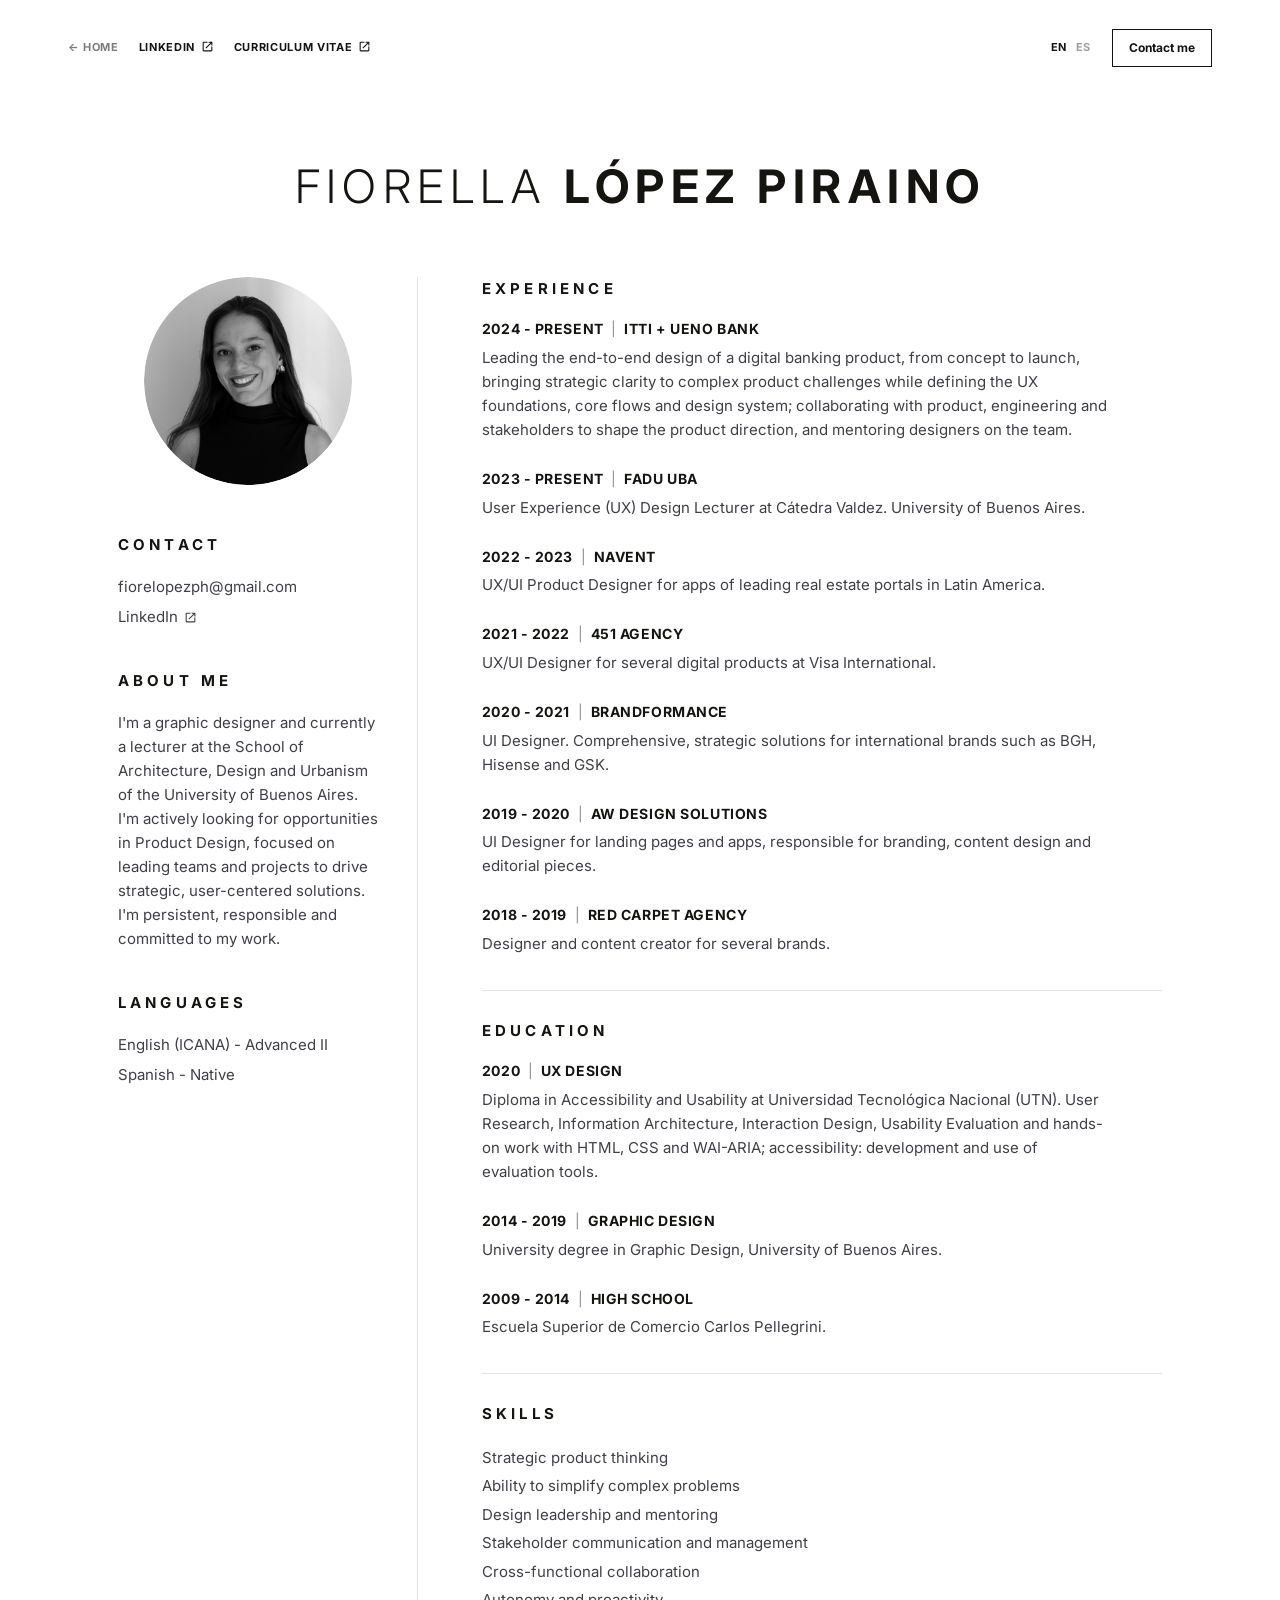
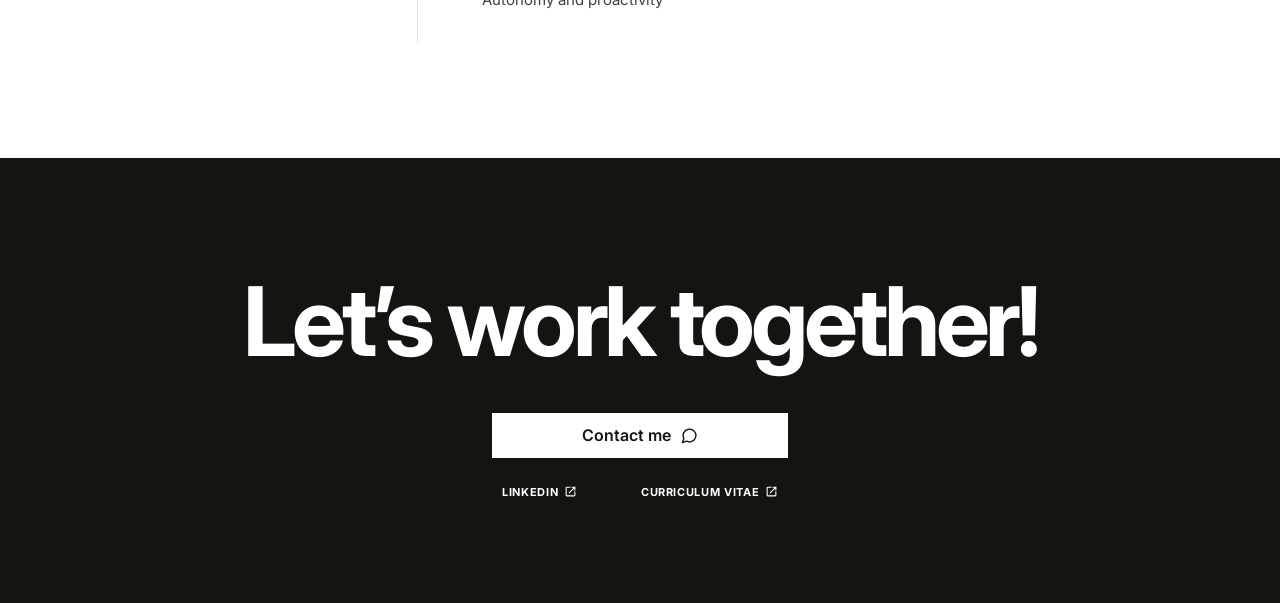
<file: portfolio-v10/cv.html>
<!DOCTYPE html>
<html lang="en">
<head>
  <meta charset="utf-8">
  <meta name="viewport" content="width=device-width, initial-scale=1">
  <title data-en="Curriculum vitae · Fiorella López Piraino" data-es="Currículum · Fiorella López Piraino">Curriculum vitae · Fiorella López Piraino</title>
  <meta name="description" content="Curriculum vitae of Fiorella López Piraino, Senior Product Designer.">
  <link rel="preconnect" href="https://fonts.googleapis.com">
  <link rel="preconnect" href="https://fonts.gstatic.com" crossorigin>
  <link href="https://fonts.googleapis.com/css2?family=Inter:wght@300;400;500;600;700;800&family=IBM+Plex+Mono:wght@400;500&display=swap" rel="stylesheet">
  <link href="https://fonts.googleapis.com/css2?family=Material+Symbols+Outlined:opsz,wght,FILL,GRAD@24,400,0,0&display=block" rel="stylesheet">
  <link rel="stylesheet" href="styles.css">
  <!-- Apply the saved language before the page paints -->
  <script>try { var l = localStorage.getItem('lang'); if (l === 'es' || l === 'en') document.documentElement.lang = l; } catch (e) {}</script>
</head>
<body class="page-cv">
  <!-- Texts exist twice: data-lang="en" and data-lang="es". To edit a text, change both. -->

  <!-- ===== Header: hides when you scroll down, comes back when you scroll up ===== -->
  <header class="site-header" id="top">
    <nav class="wrap nav">
      <div class="nav-links">
        <a class="nav-home" href="index.html">← <span data-lang="en">Home</span><span data-lang="es">Inicio</span></a>
        <a href="https://linkedin.com/in/fiorelopez" target="_blank" rel="noopener">LinkedIn <svg class="i-ext" viewBox="0 0 24 24" aria-hidden="true"><path d="M5 21q-.825 0-1.413-.588T3 19V5q0-.825.588-1.413T5 3h7v2H5v14h14v-7h2v7q0 .825-.588 1.413T19 21H5Zm4.7-5.3-1.4-1.4L17.6 5H14V3h7v7h-2V6.4l-9.3 9.3Z"/></svg></a>
        <a href="cv.html" target="_blank" rel="noopener"><span data-lang="en">Curriculum vitae</span><span data-lang="es">Currículum</span> <svg class="i-ext" viewBox="0 0 24 24" aria-hidden="true"><path d="M5 21q-.825 0-1.413-.588T3 19V5q0-.825.588-1.413T5 3h7v2H5v14h14v-7h2v7q0 .825-.588 1.413T19 21H5Zm4.7-5.3-1.4-1.4L17.6 5H14V3h7v7h-2V6.4l-9.3 9.3Z"/></svg></a>
      </div>
      <div class="nav-right">
        <div class="lang" role="group" aria-label="Language / Idioma">
          <button type="button" data-set-lang="en">EN</button>
          <button type="button" data-set-lang="es">ES</button>
        </div>
        <a class="btn-outline" href="mailto:fiorelopezph@gmail.com"><span data-lang="en">Contact me</span><span data-lang="es">Contactame</span></a>
      </div>
    </nav>
  </header>

  <main class="cv wrap">
    <h1 class="cv-name reveal">Fiorella <b>López Piraino</b></h1>
    <div class="cv-grid">
      <aside class="cv-side">
        <img class="cv-photo reveal" src="assets/cv-foto.jpg" alt="Fiorella López Piraino" width="640" height="640">
        <section class="cv-block reveal">
          <h2 class="cv-h"><span data-lang="en">Contact</span><span data-lang="es">Contacto</span></h2>
          <p><a href="mailto:fiorelopezph@gmail.com">fiorelopezph@gmail.com</a></p>
          <p><a href="https://linkedin.com/in/fiorelopez" target="_blank" rel="noopener">LinkedIn <svg class="i-ext" viewBox="0 0 24 24" aria-hidden="true"><path d="M5 21q-.825 0-1.413-.588T3 19V5q0-.825.588-1.413T5 3h7v2H5v14h14v-7h2v7q0 .825-.588 1.413T19 21H5Zm4.7-5.3-1.4-1.4L17.6 5H14V3h7v7h-2V6.4l-9.3 9.3Z"/></svg></a></p>
        </section>
        <section class="cv-block reveal">
          <h2 class="cv-h"><span data-lang="en">About me</span><span data-lang="es">Acerca de mí</span></h2>
          <p data-lang="en">I'm a graphic designer and currently a lecturer at the School of Architecture, Design and Urbanism of the University of Buenos Aires. I'm actively looking for opportunities in Product Design, focused on leading teams and projects to drive strategic, user-centered solutions. I'm persistent, responsible and committed to my work.</p><p data-lang="es">Soy diseñadora gráfica y actualmente profesora en la Facultad de Arquitectura, Diseño y Urbanismo de la Universidad de Buenos Aires. Me encuentro en la búsqueda activa de oportunidades en Product Design, con foco en la gestión de equipos y proyectos para impulsar soluciones estratégicas centradas en el usuario. Me caracterizo por ser persistente, responsable y comprometida con mi trabajo.</p>
        </section>
        <section class="cv-block reveal">
          <h2 class="cv-h"><span data-lang="en">Languages</span><span data-lang="es">Idiomas</span></h2>
          <p data-lang="en">English (ICANA) - Advanced II</p><p data-lang="es">Inglés en ICANA - Advanced II</p>
          <p data-lang="en">Spanish - Native</p><p data-lang="es">Español - Nativo</p>
        </section>
      </aside>
      <div class="cv-content">
        <section class="cv-section">
          <h2 class="cv-h reveal"><span data-lang="en">Experience</span><span data-lang="es">Experiencia</span></h2>
          <div class="cv-entry reveal">
            <h3><span data-lang="en">2024 - Present</span><span data-lang="es">2024 - Presente</span> <span class="sep">|</span> itti + ueno bank</h3>
            <p data-lang="en">Leading the end-to-end design of a digital banking product, from concept to launch, bringing strategic clarity to complex product challenges while defining the UX foundations, core flows and design system; collaborating with product, engineering and stakeholders to shape the product direction, and mentoring designers on the team.</p><p data-lang="es">Liderando el diseño end-to-end de un producto de banca digital, desde el concepto hasta el lanzamiento, aportando claridad estratégica a desafíos complejos de producto, mientras se definen las bases de UX, los flujos principales y el sistema de diseño; colaborando con producto, ingeniería y stakeholders para dar forma a la dirección del producto y mentoreando a diseñadores dentro del equipo.</p>
          </div>
          <div class="cv-entry reveal">
            <h3><span data-lang="en">2023 - Present</span><span data-lang="es">2023 - Presente</span> <span class="sep">|</span> FADU UBA</h3>
            <p data-lang="en">User Experience (UX) Design Lecturer at Cátedra Valdez. University of Buenos Aires.</p><p data-lang="es">Profesora de Diseño de Experiencia de Usuario (UX) en la cátedra Valdez. Universidad de Buenos Aires.</p>
          </div>
          <div class="cv-entry reveal">
            <h3><span data-lang="en">2022 - 2023</span><span data-lang="es">2022 - 2023</span> <span class="sep">|</span> Navent</h3>
            <p data-lang="en">UX/UI Product Designer for apps of leading real estate portals in Latin America.</p><p data-lang="es">Product Designer UX/UI para aplicaciones de portales inmobiliarios líderes en Latinoamérica.</p>
          </div>
          <div class="cv-entry reveal">
            <h3><span data-lang="en">2021 - 2022</span><span data-lang="es">2021 - 2022</span> <span class="sep">|</span> 451 Agency</h3>
            <p data-lang="en">UX/UI Designer for several digital products at Visa International.</p><p data-lang="es">Diseñadora UX/UI para diversos productos digitales en Visa Internacional.</p>
          </div>
          <div class="cv-entry reveal">
            <h3><span data-lang="en">2020 - 2021</span><span data-lang="es">2020 - 2021</span> <span class="sep">|</span> Brandformance</h3>
            <p data-lang="en">UI Designer. Comprehensive, strategic solutions for international brands such as BGH, Hisense and GSK.</p><p data-lang="es">Diseñadora UI. Soluciones integrales y estratégicas para marcas internacionales como BGH, Hisense y GSK.</p>
          </div>
          <div class="cv-entry reveal">
            <h3><span data-lang="en">2019 - 2020</span><span data-lang="es">2019 - 2020</span> <span class="sep">|</span> AW Design Solutions</h3>
            <p data-lang="en">UI Designer for landing pages and apps, responsible for branding, content design and editorial pieces.</p><p data-lang="es">Diseñadora UI para landing pages y aplicaciones, responsable de branding, diseño de contenidos y piezas editoriales.</p>
          </div>
          <div class="cv-entry reveal">
            <h3><span data-lang="en">2018 - 2019</span><span data-lang="es">2018 - 2019</span> <span class="sep">|</span> Red Carpet Agency</h3>
            <p data-lang="en">Designer and content creator for several brands.</p><p data-lang="es">Diseñadora y creadora de contenido para diversas marcas del mercado.</p>
          </div>
        </section>
        <section class="cv-section">
          <h2 class="cv-h reveal"><span data-lang="en">Education</span><span data-lang="es">Educación</span></h2>
          <div class="cv-entry reveal">
            <h3><span data-lang="en">2020</span><span data-lang="es">2020</span> <span class="sep">|</span> <span data-lang="en">UX Design</span><span data-lang="es">Diseño UX</span></h3>
            <p data-lang="en">Diploma in Accessibility and Usability at Universidad Tecnológica Nacional (UTN). User Research, Information Architecture, Interaction Design, Usability Evaluation and hands-on work with HTML, CSS and WAI-ARIA; accessibility: development and use of evaluation tools.</p><p data-lang="es">Técnica en Accesibilidad y Usabilidad en la Universidad Tecnológica Nacional (UTN). User Research, Arquitectura de la Información, Diseño de Interacción, Evaluación de Usabilidad y aplicación técnica con HTML, CSS y WAI-ARIA; accesibilidad: desarrollo y uso de herramientas de evaluación.</p>
          </div>
          <div class="cv-entry reveal">
            <h3><span data-lang="en">2014 - 2019</span><span data-lang="es">2014 - 2019</span> <span class="sep">|</span> <span data-lang="en">Graphic Design</span><span data-lang="es">Diseño Gráfico</span></h3>
            <p data-lang="en">University degree in Graphic Design, University of Buenos Aires.</p><p data-lang="es">Título universitario de Diseño Gráfico en la Universidad de Buenos Aires.</p>
          </div>
          <div class="cv-entry reveal">
            <h3><span data-lang="en">2009 - 2014</span><span data-lang="es">2009 - 2014</span> <span class="sep">|</span> <span data-lang="en">High school</span><span data-lang="es">Estudios secundarios</span></h3>
            <p data-lang="en">Escuela Superior de Comercio Carlos Pellegrini.</p><p data-lang="es">Escuela Superior de Comercio Carlos Pellegrini.</p>
          </div>
        </section>
        <section class="cv-section">
          <h2 class="cv-h reveal">Skills</h2>
          <ul class="cv-skills reveal">
            <li><span data-lang="en">Strategic product thinking</span><span data-lang="es">Pensamiento estratégico de producto</span></li>
            <li><span data-lang="en">Ability to simplify complex problems</span><span data-lang="es">Capacidad para simplificar problemas complejos</span></li>
            <li><span data-lang="en">Design leadership and mentoring</span><span data-lang="es">Liderazgo y mentoring de diseñadores</span></li>
            <li><span data-lang="en">Stakeholder communication and management</span><span data-lang="es">Comunicación y gestión de stakeholders</span></li>
            <li><span data-lang="en">Cross-functional collaboration</span><span data-lang="es">Colaboración interdisciplinaria</span></li>
            <li><span data-lang="en">Autonomy and proactivity</span><span data-lang="es">Autonomía y proactividad</span></li>
          </ul>
        </section>
      </div>
    </div>
  </main>

  <!-- ===== Footer ===== -->
  <footer class="footer" id="contact">
    <div class="wrap">
      <h2 class="reveal">Let’s work together!</h2>
      <a class="btn-white reveal" href="mailto:fiorelopezph@gmail.com"><span data-lang="en">Contact me</span><span data-lang="es">Contactame</span> <svg class="i-chat" viewBox="0 0 24 24" aria-hidden="true"><path d="M7.9 20A9 9 0 1 0 4 16.1L2 22Z"/></svg></a>
      <div class="footer-links">
        <a href="https://linkedin.com/in/fiorelopez" target="_blank" rel="noopener">LinkedIn <svg class="i-ext" viewBox="0 0 24 24" aria-hidden="true"><path d="M5 21q-.825 0-1.413-.588T3 19V5q0-.825.588-1.413T5 3h7v2H5v14h14v-7h2v7q0 .825-.588 1.413T19 21H5Zm4.7-5.3-1.4-1.4L17.6 5H14V3h7v7h-2V6.4l-9.3 9.3Z"/></svg></a>
        <a href="cv.html" target="_blank" rel="noopener"><span data-lang="en">Curriculum vitae</span><span data-lang="es">Currículum</span> <svg class="i-ext" viewBox="0 0 24 24" aria-hidden="true"><path d="M5 21q-.825 0-1.413-.588T3 19V5q0-.825.588-1.413T5 3h7v2H5v14h14v-7h2v7q0 .825-.588 1.413T19 21H5Zm4.7-5.3-1.4-1.4L17.6 5H14V3h7v7h-2V6.4l-9.3 9.3Z"/></svg></a>
      </div>
    </div>
  </footer>

  <script src="script.js"></script>
</body>
</html>
</file>
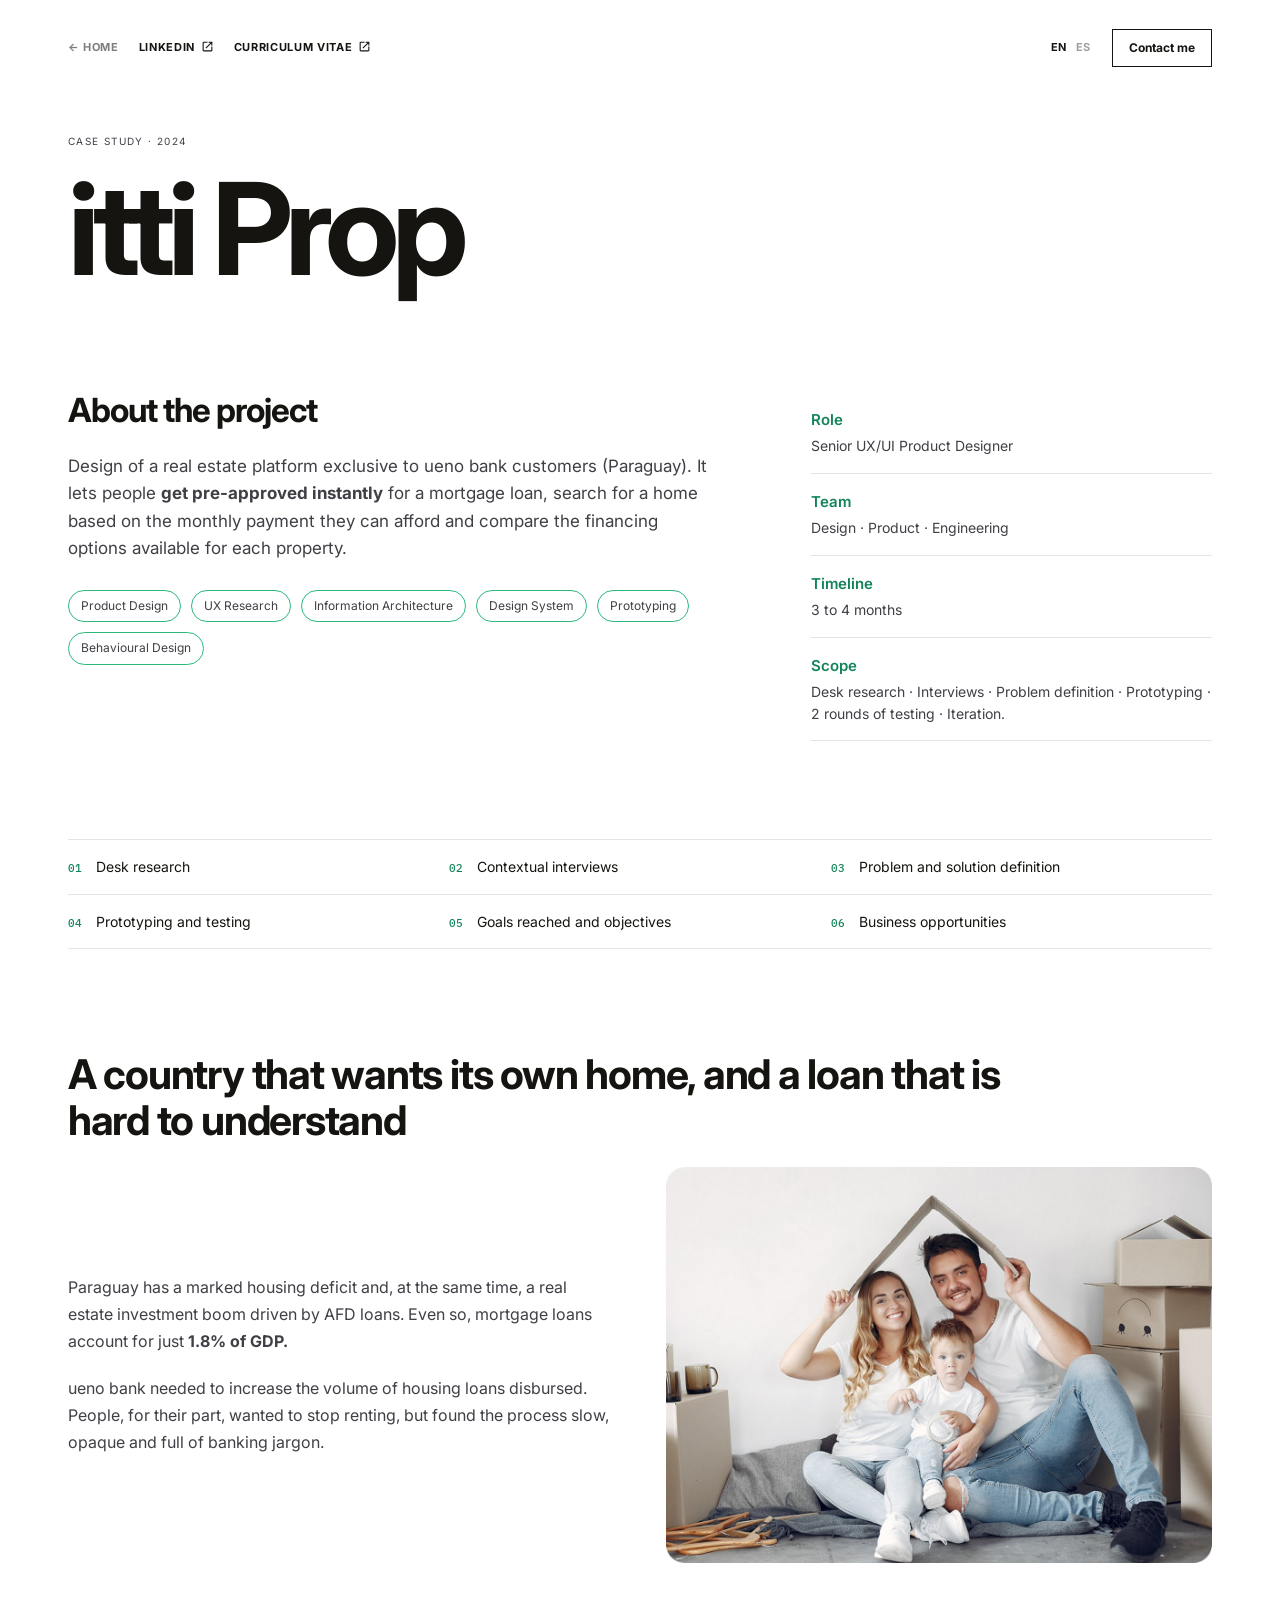
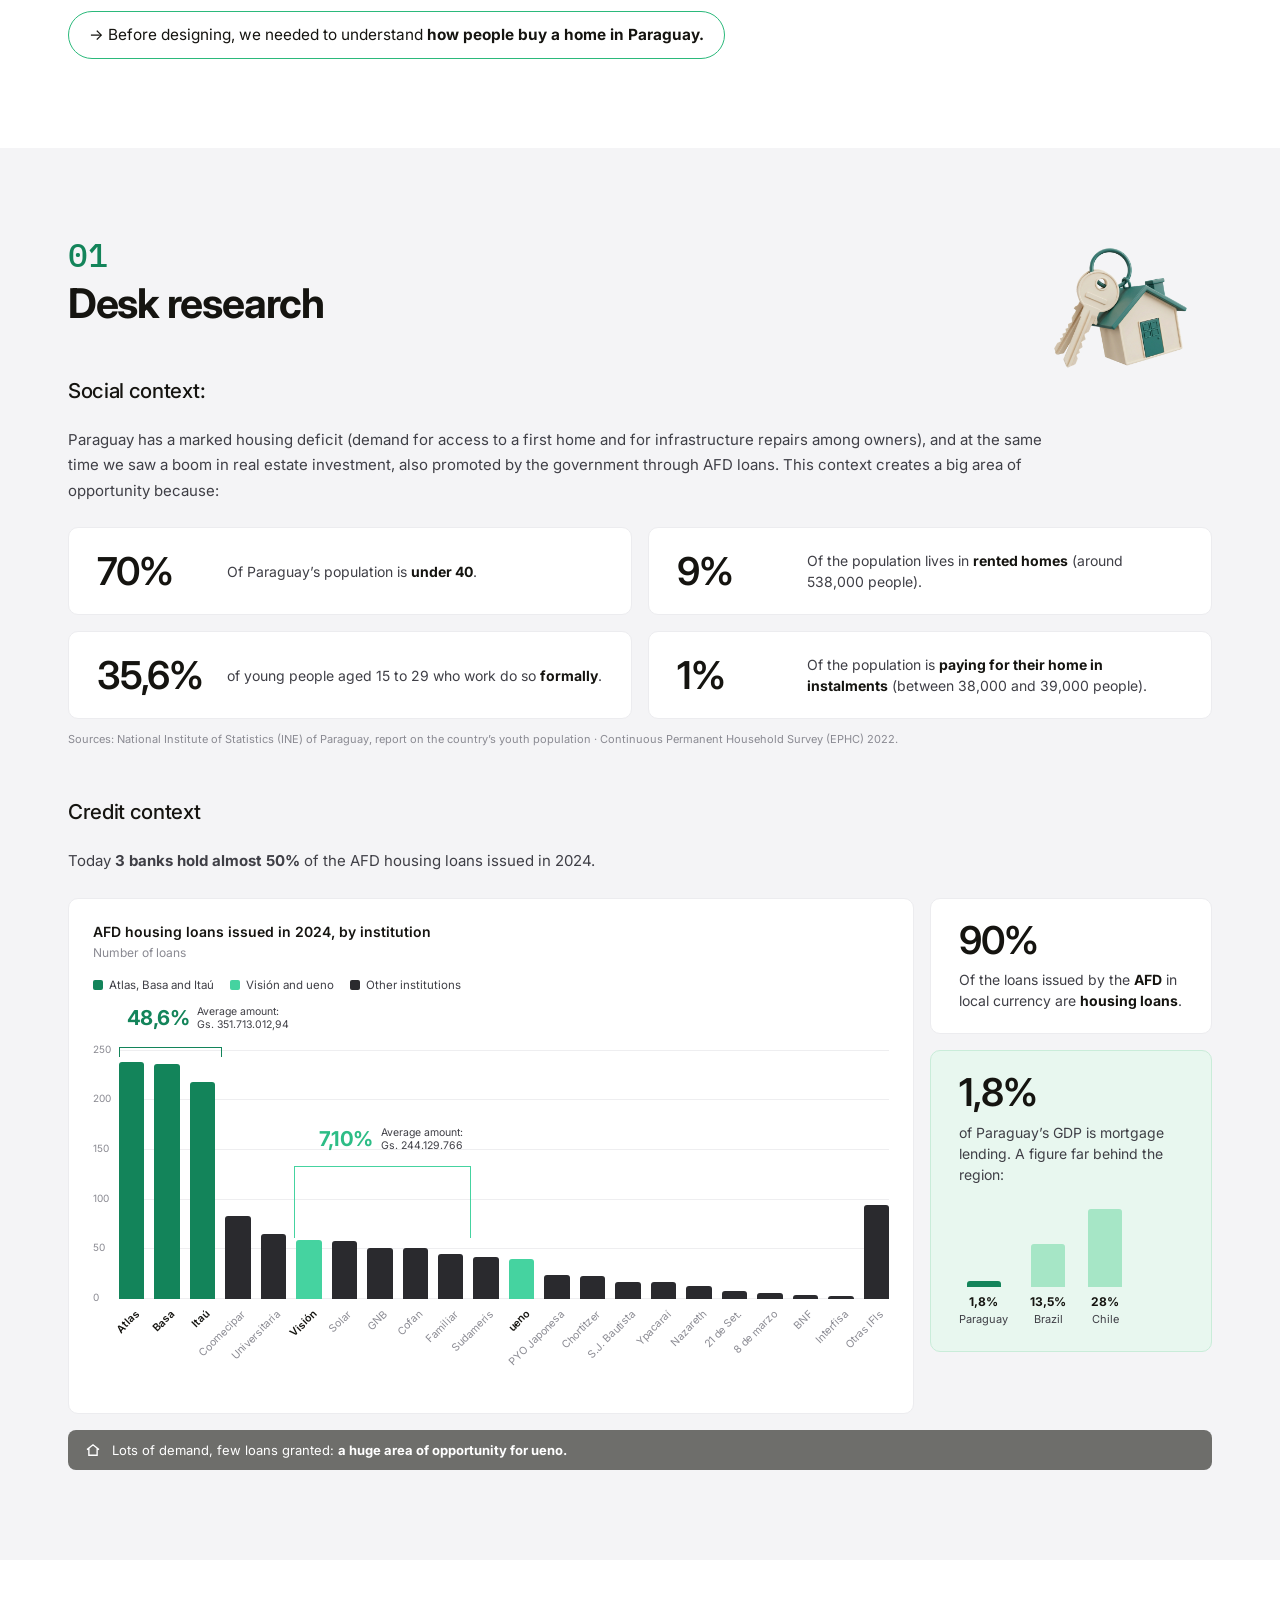
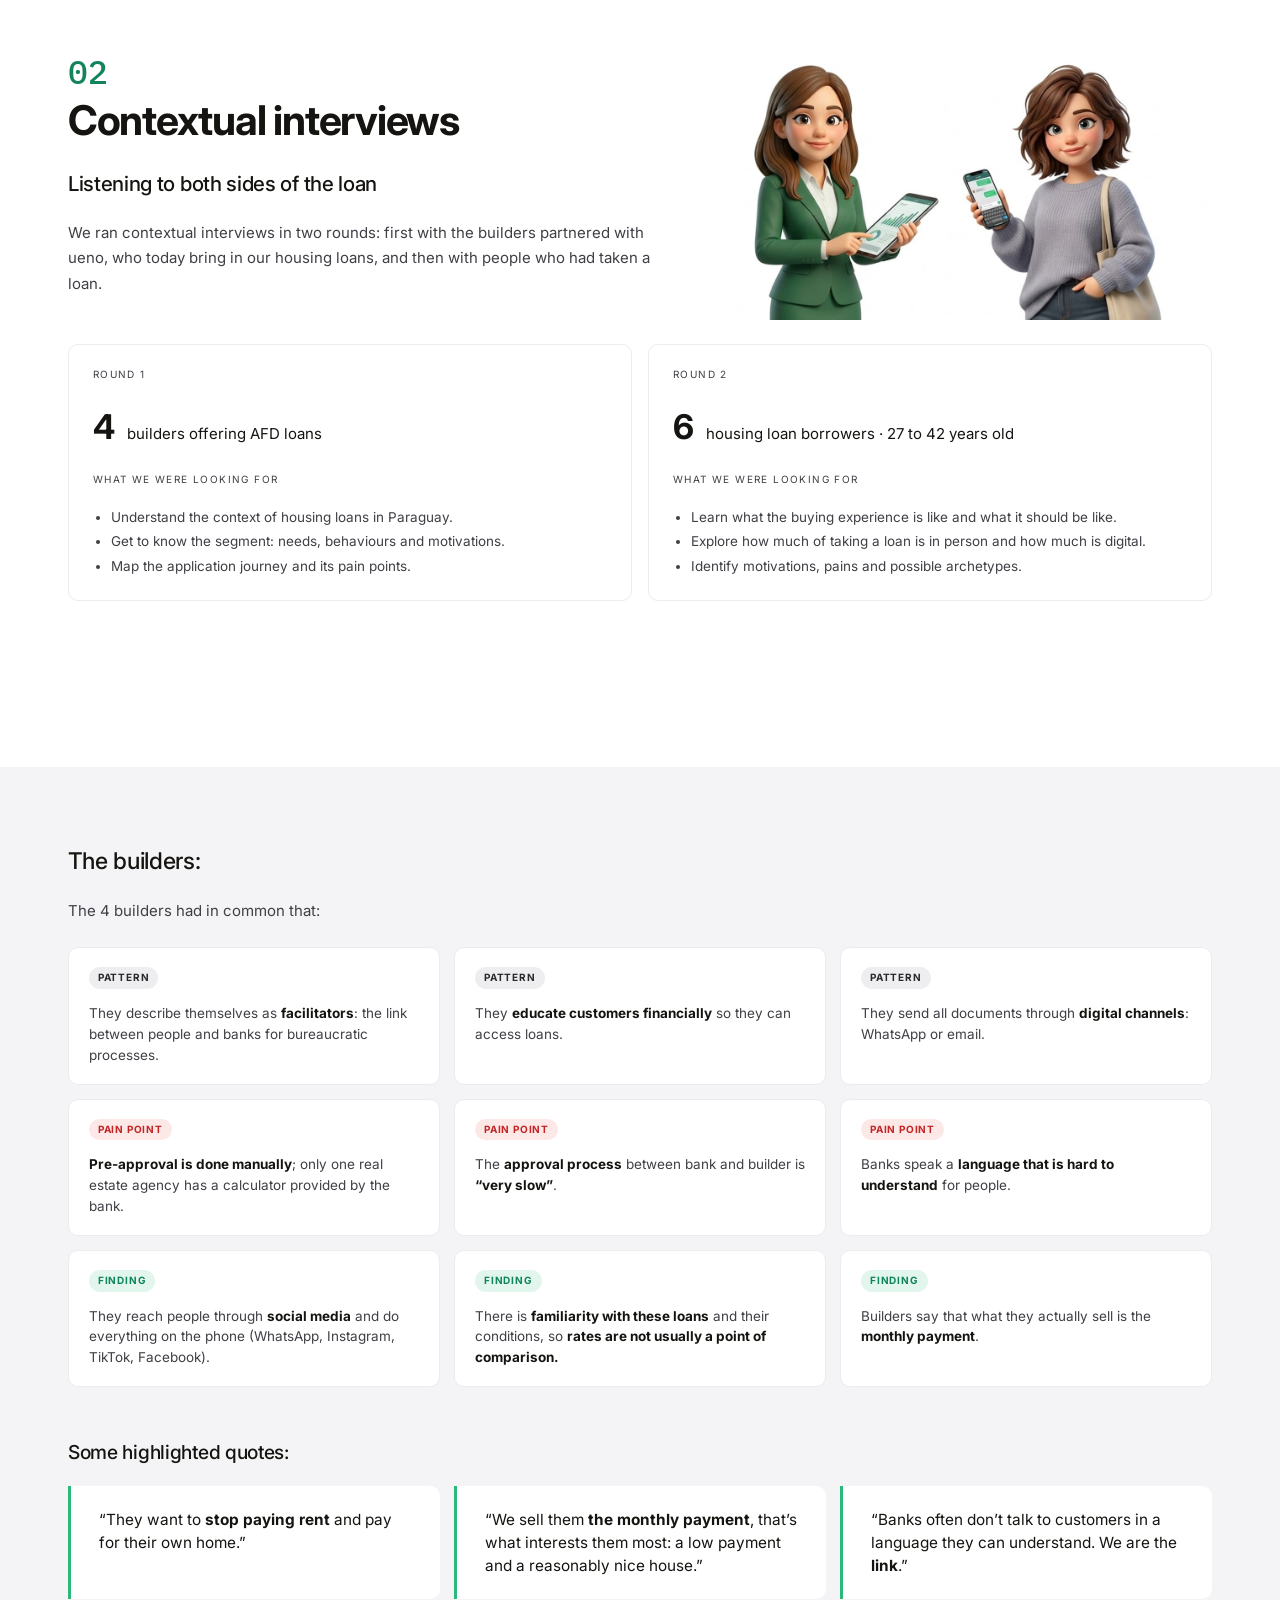
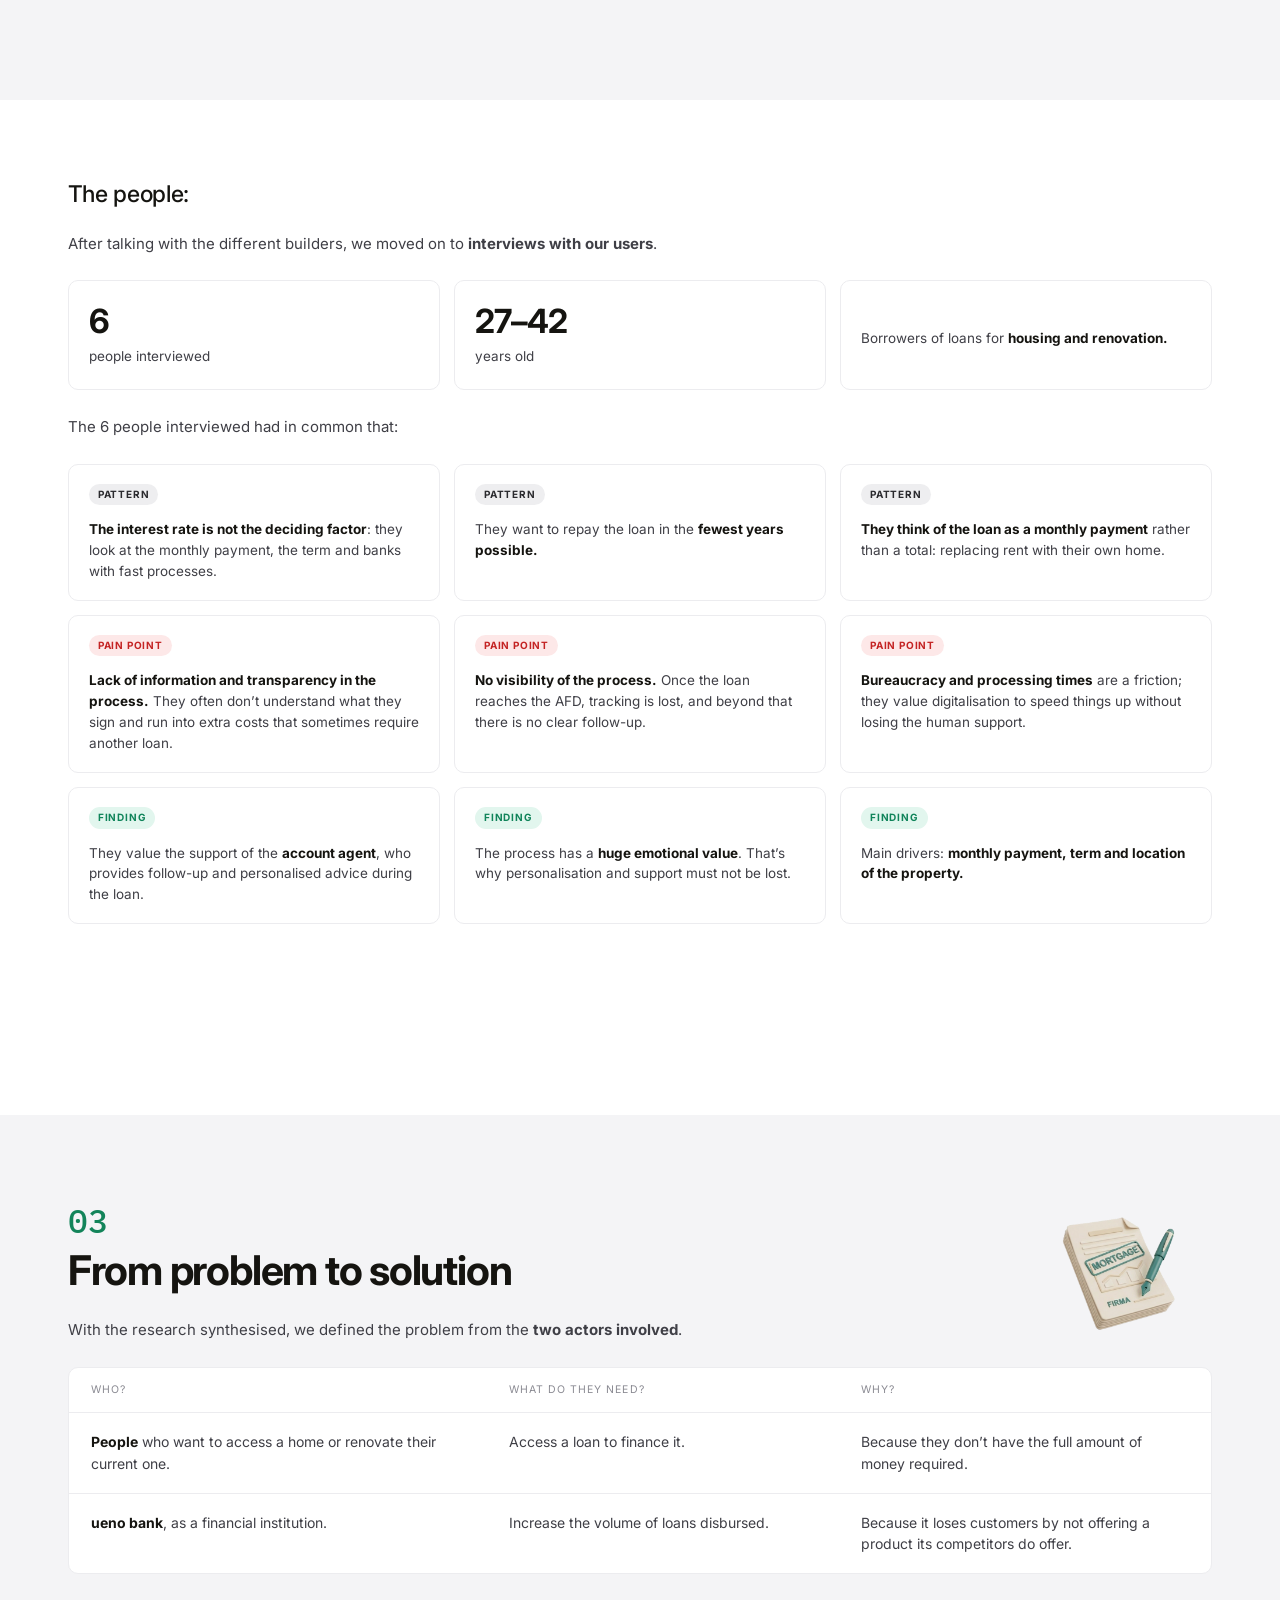
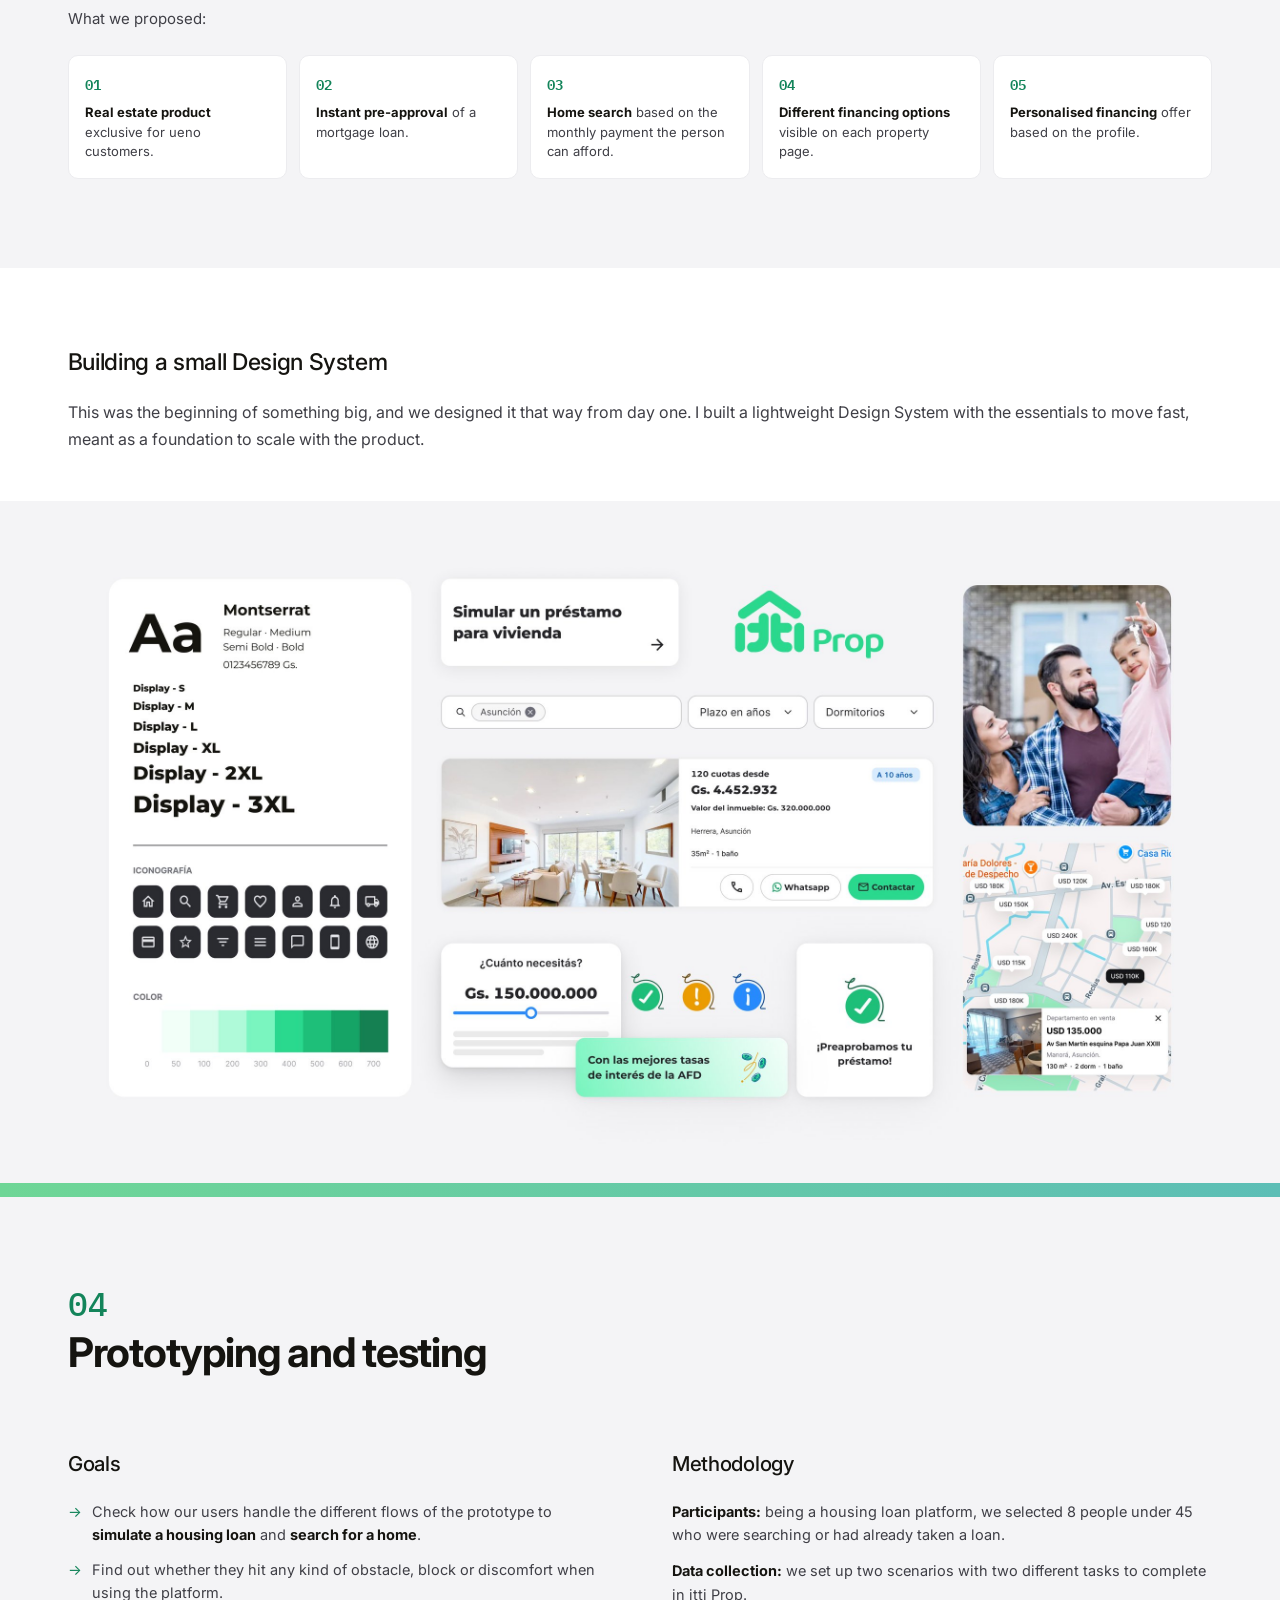
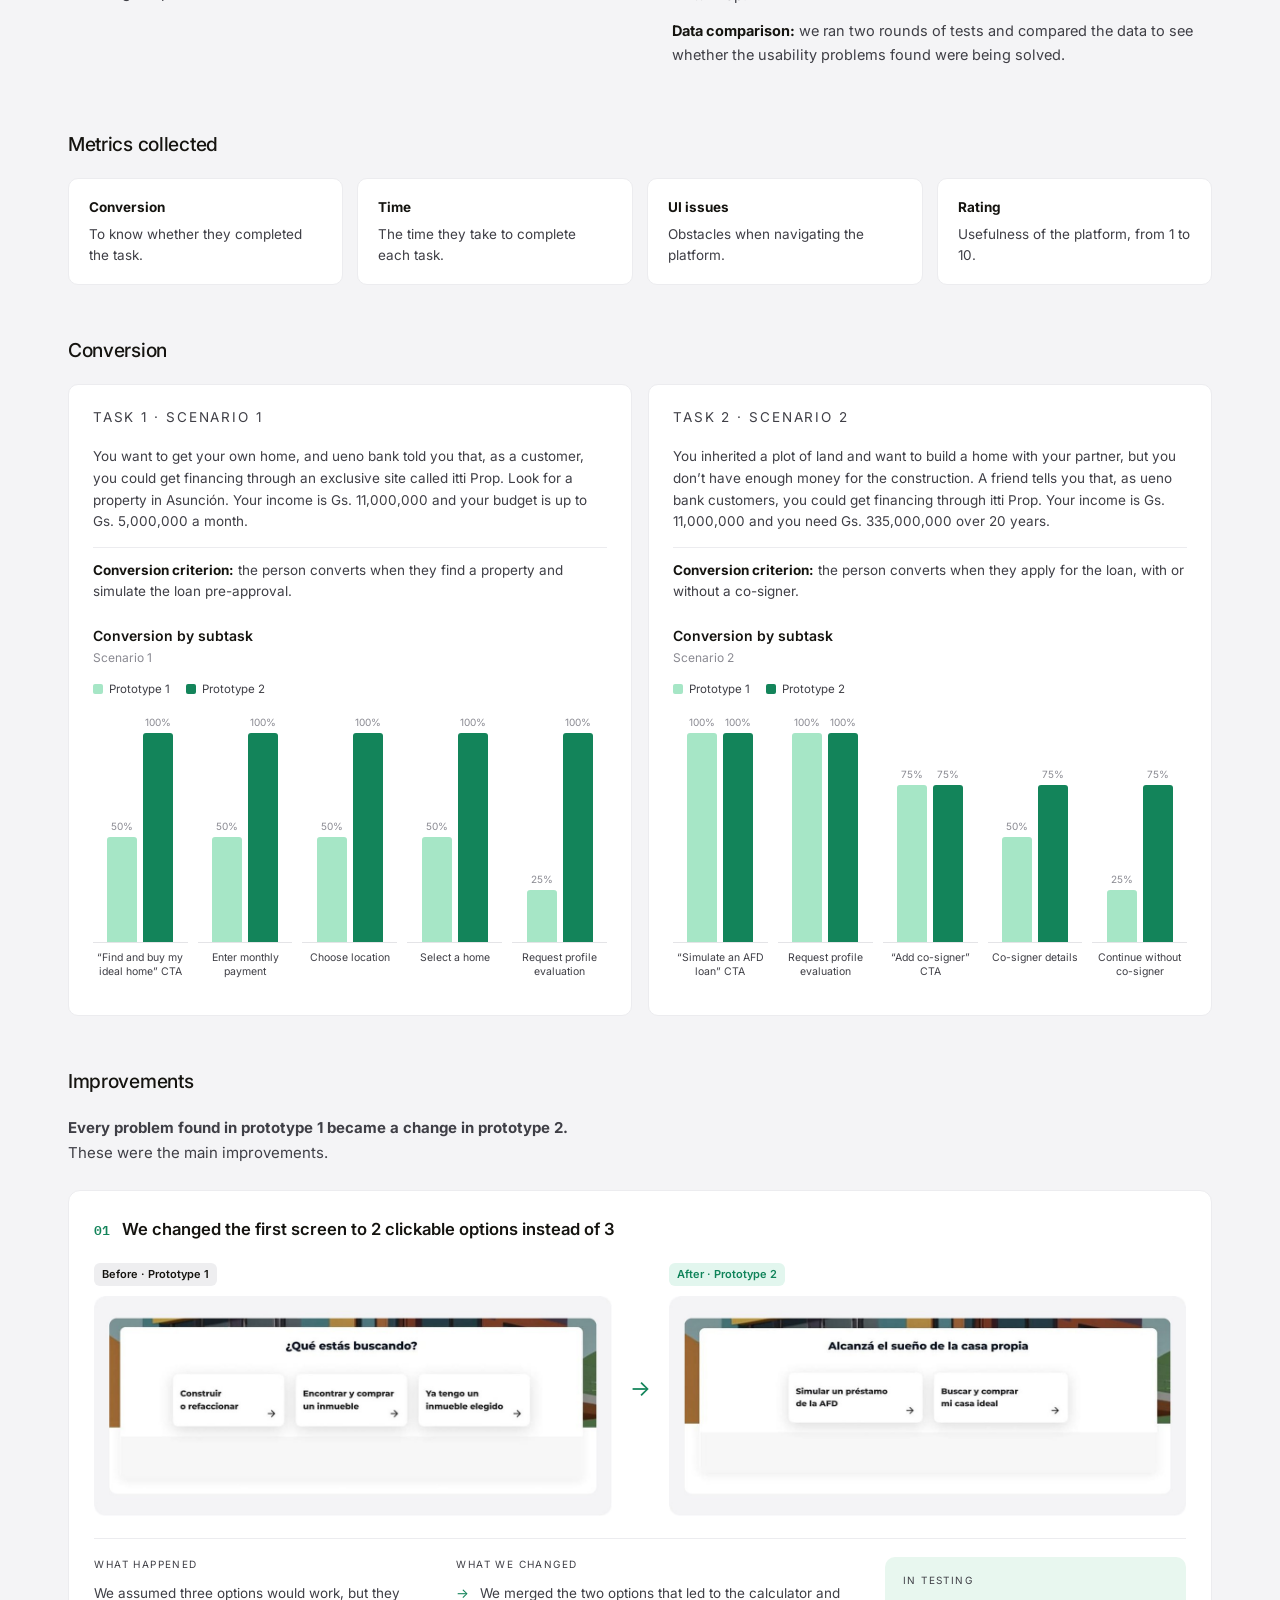
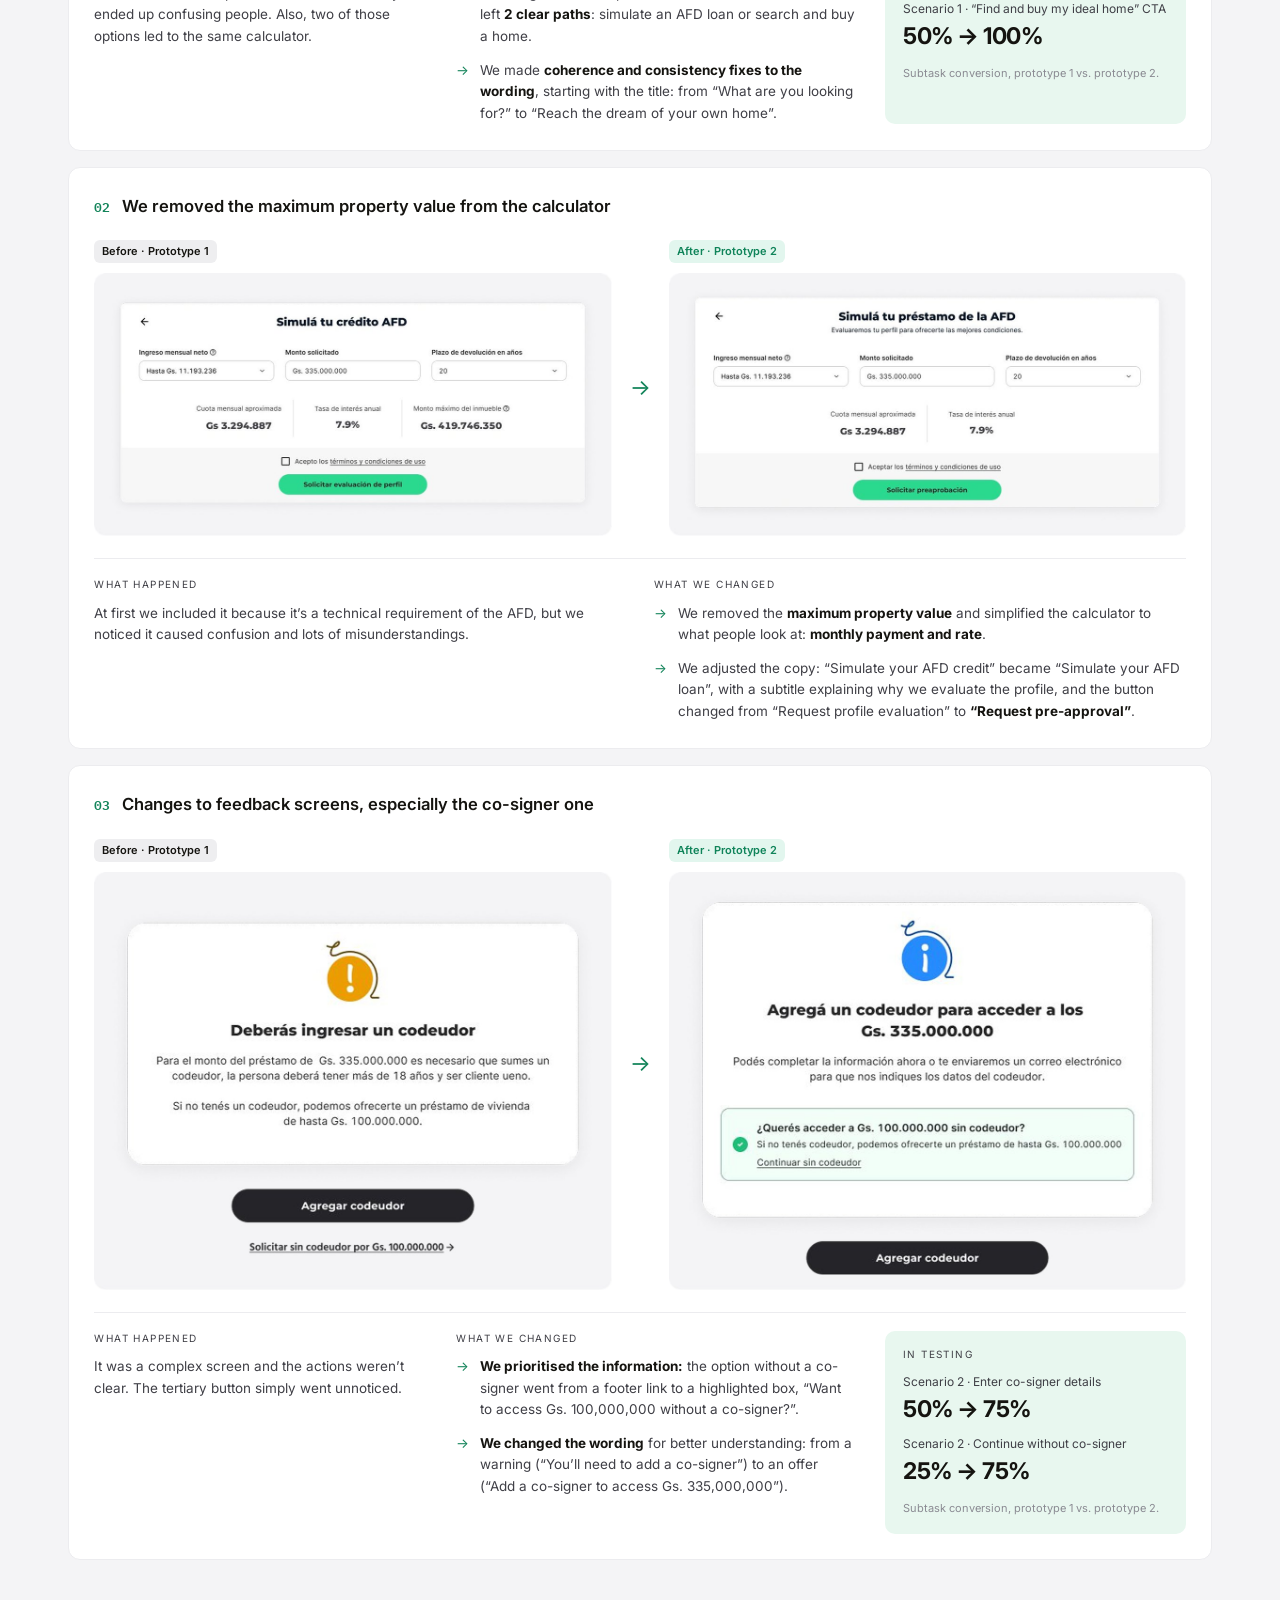
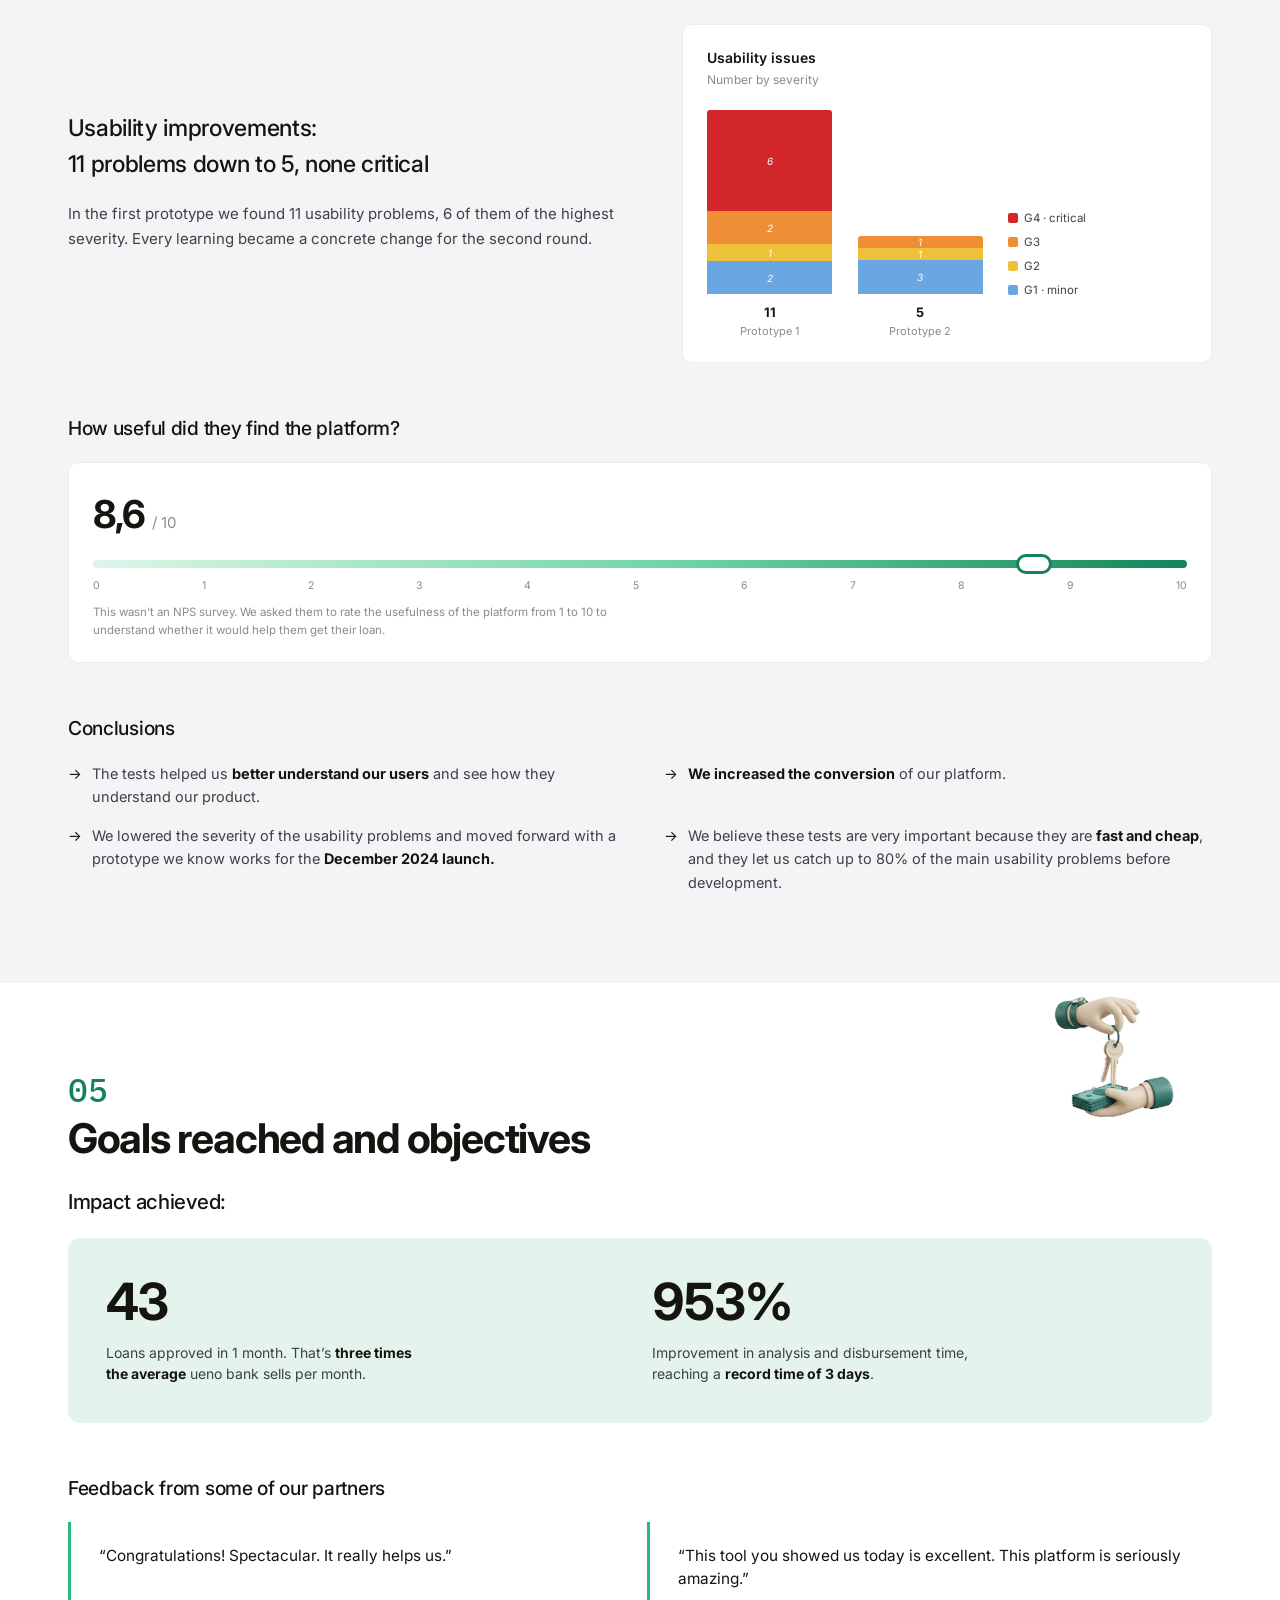
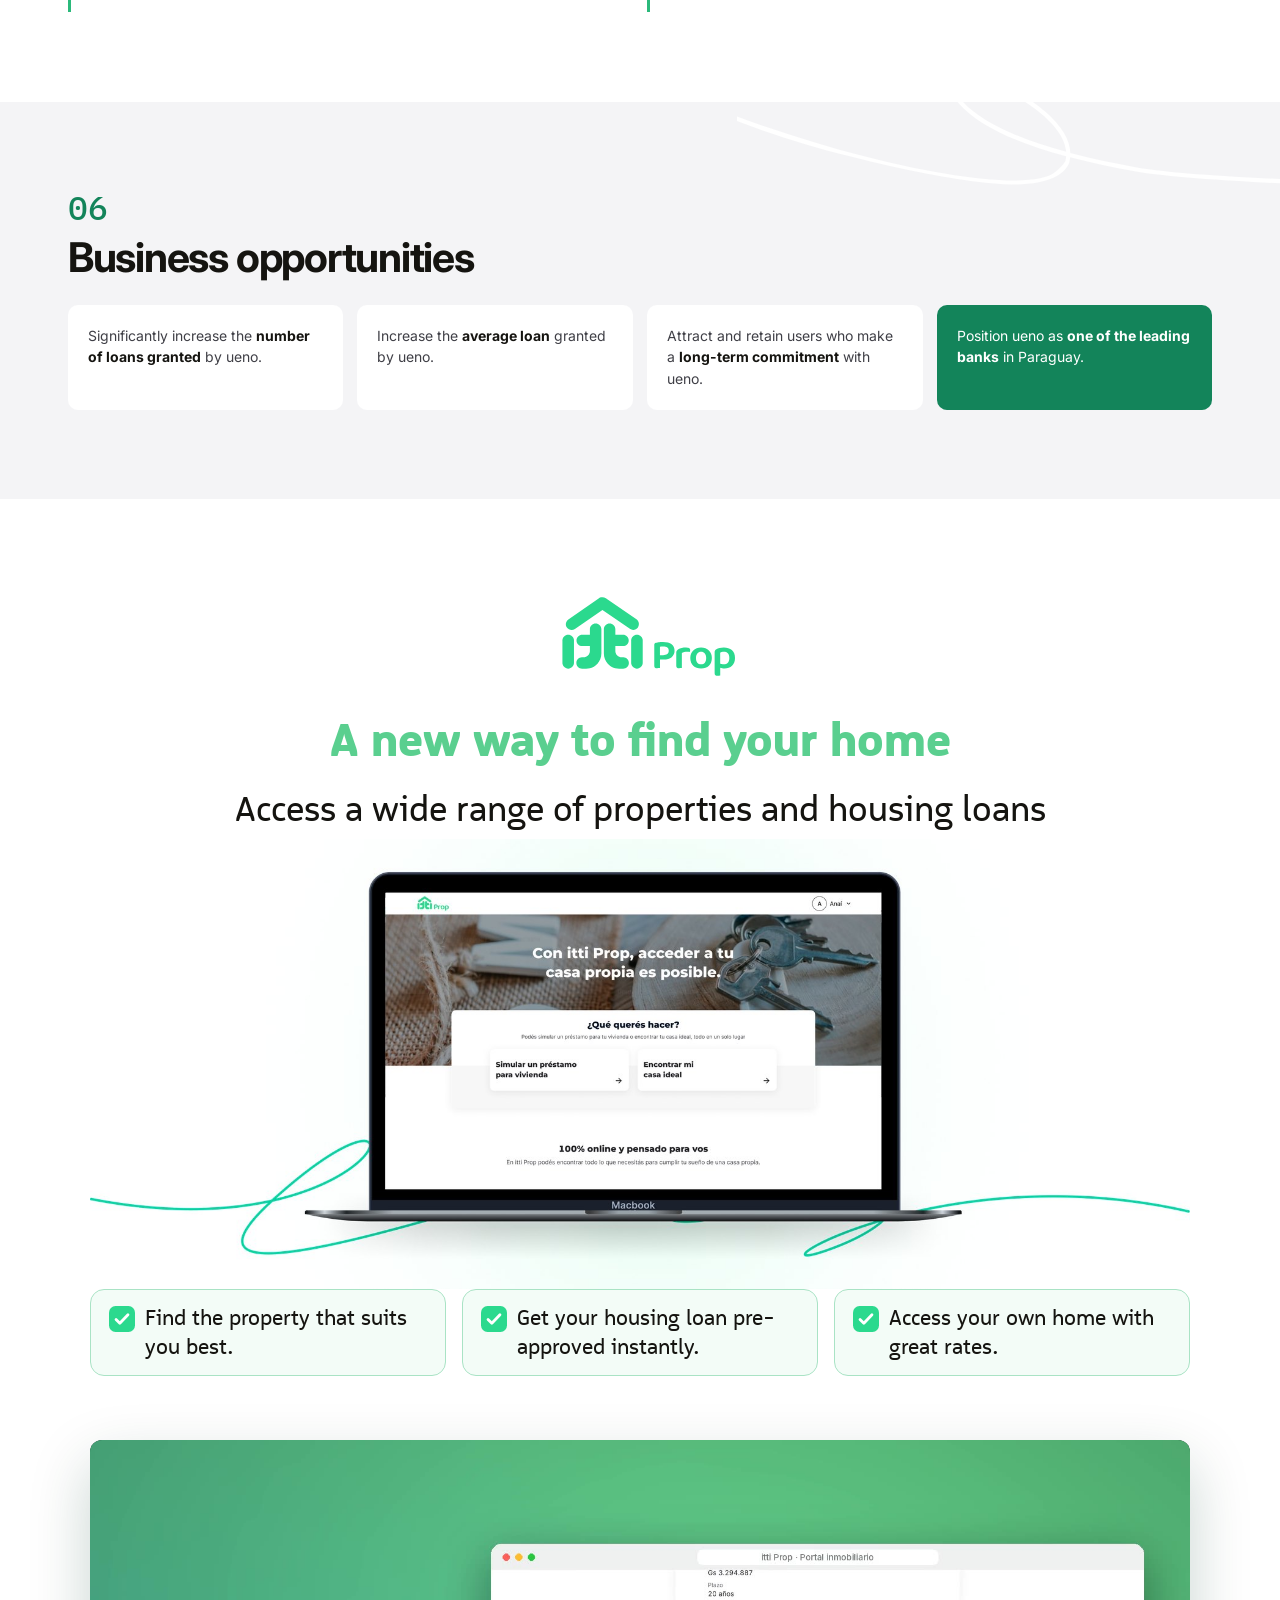
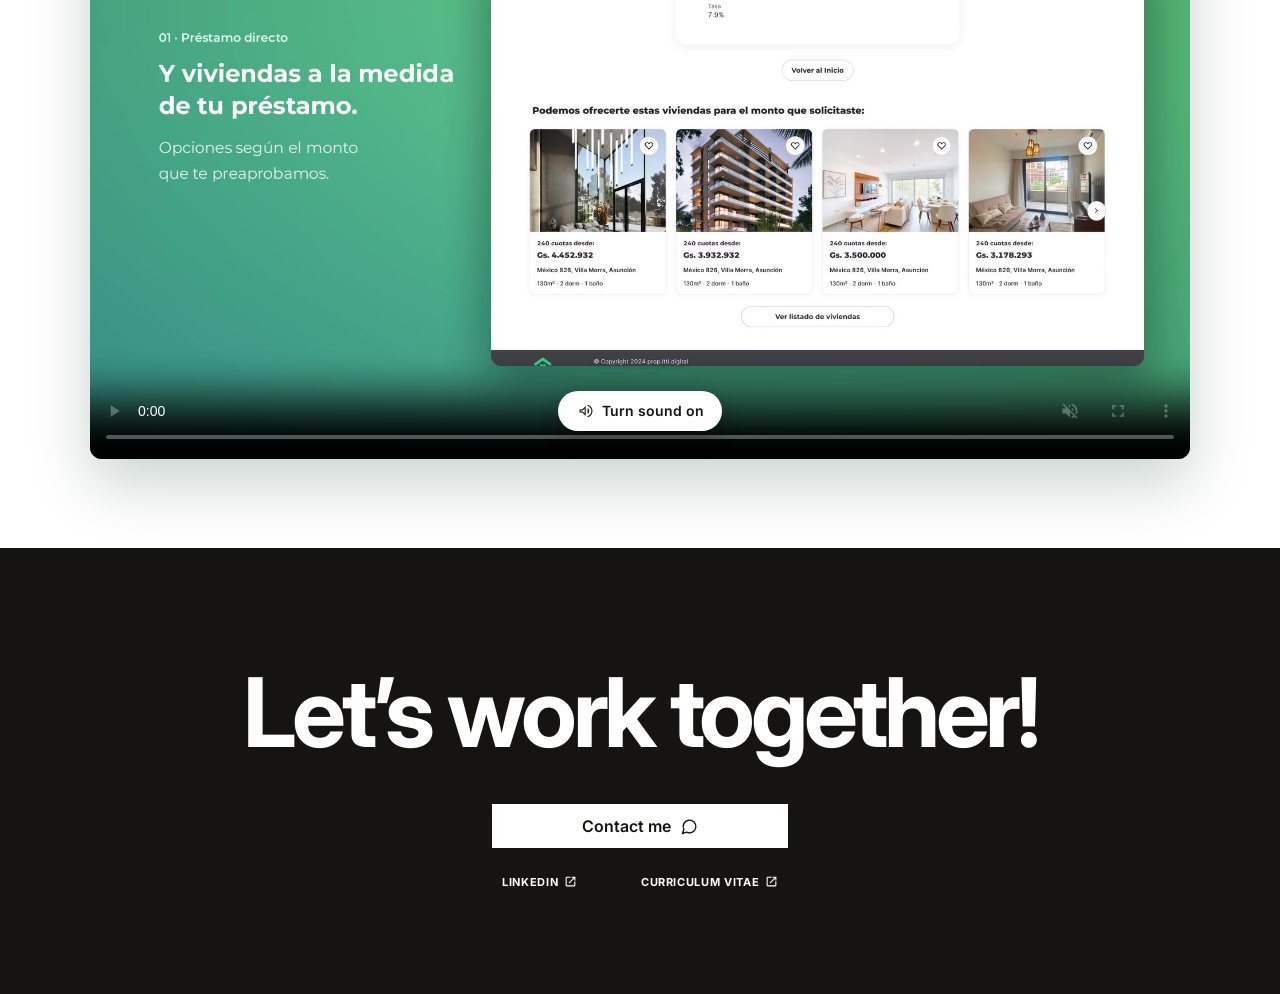
<file: portfolio-v10/ittiprop.html>
<!DOCTYPE html>
<html lang="en">
<head>
  <meta charset="utf-8">
  <meta name="viewport" content="width=device-width, initial-scale=1">
  <title data-en="itti Prop · Case study · Fiorella López Piraino" data-es="itti Prop · Caso de estudio · Fiorella López Piraino">itti Prop · Case study · Fiorella López Piraino</title>
  <meta name="description" content="itti Prop case study: a real estate and mortgage loan platform for ueno bank customers.">
  <link rel="preconnect" href="https://fonts.googleapis.com">
  <link rel="preconnect" href="https://fonts.gstatic.com" crossorigin>
  <link href="https://fonts.googleapis.com/css2?family=Inter:wght@300;400;500;600;700;800&family=IBM+Plex+Mono:wght@400;500&display=swap" rel="stylesheet">
  <link href="https://fonts.googleapis.com/css2?family=Material+Symbols+Outlined:opsz,wght,FILL,GRAD@24,400,0,0&display=block" rel="stylesheet">
  <link rel="stylesheet" href="styles.css">
  <!-- Apply the saved language before the page paints -->
  <script>try { var l = localStorage.getItem('lang'); if (l === 'es' || l === 'en') document.documentElement.lang = l; } catch (e) {}</script>
</head>
<body class="page-case page-itti">
  <!-- Texts exist twice: data-lang="en" and data-lang="es". To edit a text, change both. -->

  <!-- ===== Header: hides when you scroll down, comes back when you scroll up ===== -->
  <header class="site-header" id="top">
    <nav class="wrap nav">
      <div class="nav-links">
        <a class="nav-home" href="index.html">← <span data-lang="en">Home</span><span data-lang="es">Inicio</span></a>
        <a href="https://linkedin.com/in/fiorelopez" target="_blank" rel="noopener">LinkedIn <svg class="i-ext" viewBox="0 0 24 24" aria-hidden="true"><path d="M5 21q-.825 0-1.413-.588T3 19V5q0-.825.588-1.413T5 3h7v2H5v14h14v-7h2v7q0 .825-.588 1.413T19 21H5Zm4.7-5.3-1.4-1.4L17.6 5H14V3h7v7h-2V6.4l-9.3 9.3Z"/></svg></a>
        <a href="cv.html" target="_blank" rel="noopener"><span data-lang="en">Curriculum vitae</span><span data-lang="es">Currículum</span> <svg class="i-ext" viewBox="0 0 24 24" aria-hidden="true"><path d="M5 21q-.825 0-1.413-.588T3 19V5q0-.825.588-1.413T5 3h7v2H5v14h14v-7h2v7q0 .825-.588 1.413T19 21H5Zm4.7-5.3-1.4-1.4L17.6 5H14V3h7v7h-2V6.4l-9.3 9.3Z"/></svg></a>
      </div>
      <div class="nav-right">
        <div class="lang" role="group" aria-label="Language / Idioma">
          <button type="button" data-set-lang="en">EN</button>
          <button type="button" data-set-lang="es">ES</button>
        </div>
        <a class="btn-outline" href="mailto:fiorelopezph@gmail.com"><span data-lang="en">Contact me</span><span data-lang="es">Contactame</span></a>
      </div>
    </nav>
  </header>

  <main class="case">
    <!-- Title -->
    <section class="wrap case-hero">
      <p class="eyebrow reveal">Case study · 2024</p>
      <h1 class="case-title reveal">itti Prop</h1>
    </section>

    <!-- About the project -->
    <section class="wrap case-about">
      <div>
        <h2 class="case-h2 reveal"><span data-lang="en">About the project</span><span data-lang="es">Sobre el proyecto</span></h2>
        <p class="lead reveal" data-lang="en">Design of a real estate platform exclusive to ueno bank customers (Paraguay). It lets people <b>get pre-approved instantly</b> for a mortgage loan, search for a home based on the monthly payment they can afford and compare the financing options available for each property.</p class="lead reveal"><p class="lead reveal" data-lang="es">Diseño de una plataforma inmobiliaria exclusiva para clientes de ueno bank (Paraguay). Permite <b>pre-aprobarse al instante</b> para un crédito hipotecario, buscar una vivienda a partir de la cuota que la persona puede pagar por mes y comparar las opciones de financiación disponibles para cada propiedad.</p class="lead reveal">
        <ul class="tags reveal"><li>Product Design</li><li>UX Research</li><li>Information Architecture</li><li>Design System</li><li>Prototyping</li><li>Behavioural Design</li></ul>
      </div>
      <dl class="case-meta">
        <div class="reveal"><dt><span data-lang="en">Role</span><span data-lang="es">Rol</span></dt><dd><span data-lang="en">Senior UX/UI Product Designer</span><span data-lang="es">Senior UX/UI Product Designer</span></dd></div>
        <div class="reveal"><dt><span data-lang="en">Team</span><span data-lang="es">Equipo</span></dt><dd><span data-lang="en">Design · Product · Engineering</span><span data-lang="es">Diseño · Producto · Ingeniería</span></dd></div>
        <div class="reveal"><dt><span data-lang="en">Timeline</span><span data-lang="es">Timeline</span></dt><dd><span data-lang="en">3 to 4 months</span><span data-lang="es">Entre 3 y 4 meses</span></dd></div>
        <div class="reveal"><dt><span data-lang="en">Scope</span><span data-lang="es">Alcance</span></dt><dd><span data-lang="en">Desk research · Interviews · Problem definition · Prototyping · 2 rounds of testing · Iteration.</span><span data-lang="es">Investigación de escritorio · Entrevistas · Definición de problema · Prototipado · 2 rondas de testeo · Iteración.</span></dd></div>
      </dl>
    </section>
    <nav class="wrap it-index reveal" aria-label="Sections">
      <ol><li><a href="#s01"><span class="n">01</span><span data-lang="en">Desk research</span><span data-lang="es">Investigación de escritorio</span></a></li><li><a href="#s02"><span class="n">02</span><span data-lang="en">Contextual interviews</span><span data-lang="es">Entrevistas contextuales</span></a></li><li><a href="#s03"><span class="n">03</span><span data-lang="en">Problem and solution definition</span><span data-lang="es">Definición de problema y solución</span></a></li><li><a href="#s04"><span class="n">04</span><span data-lang="en">Prototyping and testing</span><span data-lang="es">Prototipado y testeos</span></a></li><li><a href="#s05"><span class="n">05</span><span data-lang="en">Goals reached and objectives</span><span data-lang="es">Metas alcanzadas y objetivos</span></a></li><li><a href="#s06"><span class="n">06</span><span data-lang="en">Business opportunities</span><span data-lang="es">Oportunidades de negocio</span></a></li></ol>
    </nav>

    <!-- Context -->
    <section class="wrap case-text it-intro">
      <h2 class="case-h2 big reveal"><span data-lang="en">A country that wants its own home, and a loan that is hard to understand</span><span data-lang="es">Un país que quiere su casa propia, y un crédito difícil de entender</span></h2>
      <div class="it-intro-grid">
        <div class="reveal">
          <p data-lang="en">Paraguay has a marked housing deficit and, at the same time, a real estate investment boom driven by AFD loans. Even so, mortgage loans account for just <b>1.8% of GDP.</b></p><p data-lang="es">Paraguay tiene un marcado déficit habitacional y, al mismo tiempo, un auge de inversiones inmobiliarias impulsado por los créditos de la AFD. Aun así, los créditos hipotecarios representan apenas el <b>1,8% del PBI.</b></p>
          <p data-lang="en">ueno bank needed to increase the volume of housing loans disbursed. People, for their part, wanted to stop renting, but found the process slow, opaque and full of banking jargon.</p><p data-lang="es">ueno bank necesitaba aumentar el volumen de créditos de vivienda desembolsados. Las personas, por su parte, querían dejar de alquilar, pero el proceso les resultaba lento, opaco y lleno de lenguaje bancario.</p>
        </div>
        <img class="reveal" src="assets/itti-familia.jpg" alt="" data-alt-en="A family sitting among moving boxes, holding a cardboard roof over their heads" data-alt-es="Una familia sentada entre cajas de mudanza sosteniendo un techo de cartón" width="1200" height="868">
      </div>
      <p class="it-callout reveal">→ <span data-lang="en">Before designing, we needed to understand <b>how people buy a home in Paraguay.</b></span><span data-lang="es">Antes de diseñar, necesitábamos entender <b>cómo se compra una casa en Paraguay.</b></span></p>
    </section>

    <!-- 01 Desk research -->
    <section class="band it-sec" id="s01">
      <div class="wrap">
        <img class="it-ilus reveal" src="assets/itti-llave.png" alt="" width="520" height="520">
        <p class="it-num reveal">01</p><h2 class="case-h2 big reveal"><span data-lang="en">Desk research</span><span data-lang="es">Investigación de escritorio</span></h2>
        <h3 class="case-h3 reveal"><span data-lang="en">Social context:</span><span data-lang="es">Contexto social:</span></h3>
        <p class="it-p reveal" data-lang="en">Paraguay has a marked housing deficit (demand for access to a first home and for infrastructure repairs among owners), and at the same time we saw a boom in real estate investment, also promoted by the government through AFD loans. This context creates a big area of opportunity because:</p class="it-p reveal"><p class="it-p reveal" data-lang="es">Paraguay vive un marcado déficit habitacional (demanda de acceso a una primera vivienda y para refacciones en infraestructura para propietarios) y a su vez observamos un auge de inversiones inmobiliarias, fomentado también desde el gobierno gracias a los créditos AFD. Este contexto genera una gran área de oportunidad ya que:</p class="it-p reveal">
        <div class="it-facts stagger">
          <div class="it-fact reveal"><strong>70%</strong><p data-lang="en">Of Paraguay’s population is <b>under 40</b>.</p><p data-lang="es">De la población de Paraguay tiene <b>menos de 40 años</b>.</p></div><div class="it-fact reveal"><strong>9%</strong><p data-lang="en">Of the population lives in <b>rented homes</b> (around 538,000 people).</p><p data-lang="es">De la población vive en <b>casas alquiladas</b> (unas 538.000 personas).</p></div><div class="it-fact reveal"><strong>35,6%</strong><p data-lang="en">of young people aged 15 to 29 who work do so <b>formally</b>.</p><p data-lang="es">de los jóvenes de 15 a 29 años que trabajan lo hacen <b>de manera formal</b>.</p></div><div class="it-fact reveal"><strong>1%</strong><p data-lang="en">Of the population is <b>paying for their home in instalments</b> (between 38,000 and 39,000 people).</p><p data-lang="es">De la población <b>está pagando su vivienda en cuotas</b> (entre 38.000 y 39.000 personas).</p></div>
        </div>
        <p class="source reveal"><span data-lang="en">Sources: National Institute of Statistics (INE) of Paraguay, report on the country’s youth population · Continuous Permanent Household Survey (EPHC) 2022.</span><span data-lang="es">Fuentes: Instituto Nacional de Estadística (INE) de Paraguay, Informe sobre la población juvenil del país · Encuesta Permanente de Hogares Continua (EPHC) 2022.</span></p>

        <h3 class="case-h3 reveal"><span data-lang="en">Credit context</span><span data-lang="es">Contexto crediticio</span></h3>
        <p class="it-p reveal" data-lang="en">Today <b>3 banks hold almost 50%</b> of the AFD housing loans issued in 2024.</p class="it-p reveal"><p class="it-p reveal" data-lang="es">Actualmente <b>3 bancos concentran casi el 50%</b> de los créditos AFD para viviendas emitidos en el 2024.</p class="it-p reveal">
        <div class="it-credit">
          <div class="it-chart afd reveal">
            <h4><span data-lang="en">AFD housing loans issued in 2024, by institution</span><span data-lang="es">Créditos AFD para vivienda emitidos en 2024, por entidad</span></h4>
            <p class="sub"><span data-lang="en">Number of loans</span><span data-lang="es">Cantidad de créditos</span></p>
            <ul class="legend"><li><i class="g"></i>Atlas, Basa <span data-lang="en">and</span><span data-lang="es">e</span> Itaú</li><li><i class="m"></i>Visión <span data-lang="en">and</span><span data-lang="es">y</span> ueno</li><li><i></i><span data-lang="en">Other institutions</span><span data-lang="es">Resto de las entidades</span></li></ul>
            <div class="plot" role="img" aria-label="Atlas 239, Basa 237, Itaú 219 … ueno 40, Otras IFIs 95">
              <div class="grid"><span style="bottom:0.0%"><em>0</em></span><span style="bottom:20.0%"><em>50</em></span><span style="bottom:40.0%"><em>100</em></span><span style="bottom:60.0%"><em>150</em></span><span style="bottom:80.0%"><em>200</em></span><span style="bottom:100.0%"><em>250</em></span></div>
              <div class="afd-co c1"><strong>48,6%</strong><span><span data-lang="en">Average amount:</span><span data-lang="es">Monto promedio:</span><br>Gs. 351.713.012,94</span></div>
              <div class="bracket b1"></div>
              <div class="afd-co c2"><strong>7,10%</strong><span><span data-lang="en">Average amount:</span><span data-lang="es">Monto promedio:</span><br>Gs. 244.129.766</span></div>
              <div class="bracket b2"></div>
              <div class="bars"><div class="b g" style="--h:95.6%;--d:0.00s"><i title="Atlas: 239"></i><span>Atlas</span></div><div class="b g" style="--h:94.8%;--d:0.04s"><i title="Basa: 237"></i><span>Basa</span></div><div class="b g" style="--h:87.6%;--d:0.07s"><i title="Itaú: 219"></i><span>Itaú</span></div><div class="b " style="--h:33.2%;--d:0.11s"><i title="Coomecipar: 83"></i><span>Coomecipar</span></div><div class="b " style="--h:26.0%;--d:0.14s"><i title="Universitaria: 65"></i><span>Universitaria</span></div><div class="b m" style="--h:23.6%;--d:0.18s"><i title="Visión: 59"></i><span>Visión</span></div><div class="b " style="--h:23.2%;--d:0.21s"><i title="Solar: 58"></i><span>Solar</span></div><div class="b " style="--h:20.4%;--d:0.25s"><i title="GNB: 51"></i><span>GNB</span></div><div class="b " style="--h:20.4%;--d:0.28s"><i title="Cofan: 51"></i><span>Cofan</span></div><div class="b " style="--h:18.0%;--d:0.32s"><i title="Familiar: 45"></i><span>Familiar</span></div><div class="b " style="--h:16.8%;--d:0.35s"><i title="Sudameris: 42"></i><span>Sudameris</span></div><div class="b m" style="--h:16.0%;--d:0.39s"><i title="ueno: 40"></i><span>ueno</span></div><div class="b " style="--h:9.6%;--d:0.42s"><i title="PYO Japonesa: 24"></i><span>PYO Japonesa</span></div><div class="b " style="--h:9.2%;--d:0.46s"><i title="Chortitzer: 23"></i><span>Chortitzer</span></div><div class="b " style="--h:6.8%;--d:0.49s"><i title="S.J. Bautista: 17"></i><span>S.J. Bautista</span></div><div class="b " style="--h:6.8%;--d:0.53s"><i title="Ypacaraí: 17"></i><span>Ypacaraí</span></div><div class="b " style="--h:5.2%;--d:0.56s"><i title="Nazareth: 13"></i><span>Nazareth</span></div><div class="b " style="--h:3.2%;--d:0.60s"><i title="21 de Set.: 8"></i><span>21 de Set.</span></div><div class="b " style="--h:2.4%;--d:0.63s"><i title="8 de marzo: 6"></i><span>8 de marzo</span></div><div class="b " style="--h:1.6%;--d:0.67s"><i title="BNF: 4"></i><span>BNF</span></div><div class="b " style="--h:1.2%;--d:0.70s"><i title="Interfisa: 3"></i><span>Interfisa</span></div><div class="b " style="--h:38.0%;--d:0.74s"><i title="Otras IFIs: 95"></i><span>Otras IFIs</span></div></div>
            </div>
          </div>
          <div class="it-credit-side">
            <div class="it-fact col reveal"><strong>90%</strong><p data-lang="en">Of the loans issued by the <b>AFD</b> in local currency are <b>housing loans</b>.</p><p data-lang="es">De los préstamos emitidos por la <b>AFD</b> en moneda nacional corresponden a <b>préstamos para vivienda</b>.</p></div>
            <div class="it-fact col mint reveal"><strong>1,8%</strong><p data-lang="en">of Paraguay’s GDP is mortgage lending. A figure far behind the region:</p><p data-lang="es">del PBI de Paraguay representan los créditos hipotecarios. Una cifra muy lejana comparada con la región:</p>
              <div class="mini"><div style="--h:6.4%"><i></i><b>1,8%</b><span>Paraguay</span></div><div style="--h:48%"><i></i><b>13,5%</b><span><span data-lang="en">Brazil</span><span data-lang="es">Brasil</span></span></div><div style="--h:100%"><i></i><b>28%</b><span>Chile</span></div></div>
            </div>
          </div>
        </div>
        <p class="it-banner reveal"><svg viewBox="0 0 24 24" aria-hidden="true"><path d="M4 11.5 12 5l8 6.5M6.5 10v9h11v-9"/></svg><span data-lang="en">Lots of demand, few loans granted: <b>a huge area of opportunity for ueno.</b></span><span data-lang="es">Mucha demanda, pocos créditos otorgados: <b>un área de oportunidad enorme para ueno.</b></span></p>
      </div>
    </section>

    <!-- 02 Interviews -->
    <section class="wrap it-sec white" id="s02">
      <div class="it-head2">
        <div>
          <p class="it-num reveal">02</p><h2 class="case-h2 big reveal"><span data-lang="en">Contextual interviews</span><span data-lang="es">Entrevistas contextuales</span></h2>
          <h3 class="case-h3 reveal"><span data-lang="en">Listening to both sides of the loan</span><span data-lang="es">Escuchar a los dos lados del crédito</span></h3>
          <p class="it-p reveal" data-lang="en">We ran contextual interviews in two rounds: first with the builders partnered with ueno, who today bring in our housing loans, and then with people who had taken a loan.</p class="it-p reveal"><p class="it-p reveal" data-lang="es">Hicimos entrevistas contextuales en dos rondas: primero con las constructoras aliadas a ueno, que hoy son las que acercan nuestros préstamos de vivienda, y después con personas que habían tomado un préstamo.</p class="it-p reveal">
        </div>
        <img class="reveal" src="assets/itti-entrevistas.jpg" alt="" data-alt-en="Illustration: a builder with a tablet and a young woman with her phone" data-alt-es="Ilustración: una constructora con una tablet y una joven con su celular" width="1200" height="644">
      </div>
      <div class="it-rounds stagger">
        <div class="it-round reveal"><p class="eyebrow"><span data-lang="en">Round 1</span><span data-lang="es">Ronda 1</span></p><p class="it-round-n"><strong>4</strong><span data-lang="en">builders offering AFD loans</span><span data-lang="es">constructoras que ofrecen créditos de la AFD</span></p>
          <p class="eyebrow"><span data-lang="en">What we were looking for</span><span data-lang="es">Qué buscábamos</span></p>
          <ul><li><span data-lang="en">Understand the context of housing loans in Paraguay.</span><span data-lang="es">Entender el contexto del crédito para vivienda en Paraguay.</span></li><li><span data-lang="en">Get to know the segment: needs, behaviours and motivations.</span><span data-lang="es">Conocer al segmento: necesidades, comportamientos y motivaciones.</span></li><li><span data-lang="en">Map the application journey and its pain points.</span><span data-lang="es">Mapear el journey de solicitud y sus pain points.</span></li></ul></div>
        <div class="it-round reveal"><p class="eyebrow"><span data-lang="en">Round 2</span><span data-lang="es">Ronda 2</span></p><p class="it-round-n"><strong>6</strong><span data-lang="en">housing loan borrowers · 27 to 42 years old</span><span data-lang="es">tomadores de préstamos de vivienda · 27 a 42 años</span></p>
          <p class="eyebrow"><span data-lang="en">What we were looking for</span><span data-lang="es">Qué buscábamos</span></p>
          <ul><li><span data-lang="en">Learn what the buying experience is like and what it should be like.</span><span data-lang="es">Relevar cómo es y cómo debería ser la experiencia de compra.</span></li><li><span data-lang="en">Explore how much of taking a loan is in person and how much is digital.</span><span data-lang="es">Explorar cuánto de físico y cuánto de digital tiene tomar un préstamo.</span></li><li><span data-lang="en">Identify motivations, pains and possible archetypes.</span><span data-lang="es">Identificar motivadores, dolores y posibles arquetipos.</span></li></ul></div>
      </div>
    </section>

    <section class="band it-sub">
      <div class="wrap">
        <h3 class="it-h3 reveal"><span data-lang="en">The builders:</span><span data-lang="es">Las constructoras:</span></h3>
        <p class="it-p reveal" data-lang="en">The 4 builders had in common that:</p class="it-p reveal"><p class="it-p reveal" data-lang="es">Las 4 constructoras tuvieron en común que:</p class="it-p reveal">
        <div class="it-grid3 stagger"><div class="it-card reveal"><span class="it-kind k-pat"><span data-lang="en">Pattern</span><span data-lang="es">Patrón</span></span><p data-lang="en">They describe themselves as <b>facilitators</b>: the link between people and banks for bureaucratic processes.</p><p data-lang="es">Se describen como <b>facilitadoras</b>: nexo entre las personas usuarias y los bancos para los procesos burocráticos.</p></div><div class="it-card reveal"><span class="it-kind k-pat"><span data-lang="en">Pattern</span><span data-lang="es">Patrón</span></span><p data-lang="en">They <b>educate customers financially</b> so they can access loans.</p><p data-lang="es"><b>Educan financieramente</b> al cliente para que pueda acceder a los créditos.</p></div><div class="it-card reveal"><span class="it-kind k-pat"><span data-lang="en">Pattern</span><span data-lang="es">Patrón</span></span><p data-lang="en">They send all documents through <b>digital channels</b>: WhatsApp or email.</p><p data-lang="es">Toda la documentación la envían por <b>vías digitales</b>: WhatsApp o mail.</p></div><div class="it-card reveal"><span class="it-kind k-pain"><span data-lang="en">Pain point</span><span data-lang="es">Pain point</span></span><p data-lang="en"><b>Pre-approval is done manually</b>; only one real estate agency has a calculator provided by the bank.</p><p data-lang="es"><b>La preaprobación se hace de manera manual,</b> sólo una inmobiliaria posee un calculador que le ofreció el banco.</p></div><div class="it-card reveal"><span class="it-kind k-pain"><span data-lang="en">Pain point</span><span data-lang="es">Pain point</span></span><p data-lang="en">The <b>approval process</b> between bank and builder is <b>“very slow”</b>.</p><p data-lang="es">El <b>proceso de aprobación</b> de cara banco-constructora es <b>“muy lento”</b>.</p></div><div class="it-card reveal"><span class="it-kind k-pain"><span data-lang="en">Pain point</span><span data-lang="es">Pain point</span></span><p data-lang="en">Banks speak a <b>language that is hard to understand</b> for people.</p><p data-lang="es">Los bancos hablan en un <b>idioma difícil de entender</b> para las personas usuarias.</p></div><div class="it-card reveal"><span class="it-kind k-find"><span data-lang="en">Finding</span><span data-lang="es">Hallazgo</span></span><p data-lang="en">They reach people through <b>social media</b> and do everything on the phone (WhatsApp, Instagram, TikTok, Facebook).</p><p data-lang="es">El acercamiento a las personas es a través de las <b>redes sociales,</b> hacen todo a través del celular. (Whatsapp, Instagram, Tiktok, Facebook)</p></div><div class="it-card reveal"><span class="it-kind k-find"><span data-lang="en">Finding</span><span data-lang="es">Hallazgo</span></span><p data-lang="en">There is <b>familiarity with these loans</b> and their conditions, so <b>rates are not usually a point of comparison.</b></p><p data-lang="es">Existe <b>familiaridad con estos préstamos</b> y sus condiciones, por lo que <b>las tasas no suelen ser un factor de comparación.</b></p></div><div class="it-card reveal"><span class="it-kind k-find"><span data-lang="en">Finding</span><span data-lang="es">Hallazgo</span></span><p data-lang="en">Builders say that what they actually sell is the <b>monthly payment</b>.</p><p data-lang="es">Las constructoras mencionan que lo que les venden es el <b>valor cuota</b>.</p></div></div>
        <h3 class="it-h3 sm reveal"><span data-lang="en">Some highlighted quotes:</span><span data-lang="es">Algunas frases destacadas:</span></h3>
        <div class="it-grid3 stagger">
          <blockquote class="it-quote reveal"><p data-lang="en">“They want to <b>stop paying rent</b> and pay for their own home.”</p><p data-lang="es">“Buscan <b>dejar de pagar alquiler</b> y pagar su casa propia.”</p></blockquote>
          <blockquote class="it-quote reveal"><p data-lang="en">“We sell them <b>the monthly payment</b>, that’s what interests them most: a low payment and a reasonably nice house.”</p><p data-lang="es">“Les vendemos <b>la cuota</b>, es lo que más les interesa, que sea una cuota baja y una casa medianamente linda.”</p></blockquote>
          <blockquote class="it-quote reveal"><p data-lang="en">“Banks often don’t talk to customers in a language they can understand. We are the <b>link</b>.”</p><p data-lang="es">“Muchas veces los bancos no le hablan al cliente en el idioma en que él puede entender. Nosotros hacemos de <b>nexo</b>.”</p></blockquote>
        </div>
      </div>
    </section>

    <section class="wrap it-sub white">
      <h3 class="it-h3 reveal"><span data-lang="en">The people:</span><span data-lang="es">Las personas usuarias:</span></h3>
      <p class="it-p reveal" data-lang="en">After talking with the different builders, we moved on to <b>interviews with our users</b>.</p class="it-p reveal"><p class="it-p reveal" data-lang="es">Después de haber charlado con las distintas empresas constructoras, avanzamos en <b>entrevistas con nuestras personas usuarias</b>.</p class="it-p reveal">
      <div class="it-grid3 stagger">
        <div class="it-card big reveal"><strong>6</strong><p data-lang="en">people interviewed</p><p data-lang="es">personas entrevistadas</p></div>
        <div class="it-card big reveal"><strong>27–42</strong><p data-lang="en">years old</p><p data-lang="es">años de edad</p></div>
        <div class="it-card big reveal"><p data-lang="en">Borrowers of loans for <b>housing and renovation.</b></p><p data-lang="es">Tomadores de préstamos para <b>vivienda y refacción.</b></p></div>
      </div>
      <p class="it-p reveal" data-lang="en">The 6 people interviewed had in common that:</p class="it-p reveal"><p class="it-p reveal" data-lang="es">Las 6 personas entrevistadas tuvieron en común que:</p class="it-p reveal">
      <div class="it-grid3 stagger"><div class="it-card reveal"><span class="it-kind k-pat"><span data-lang="en">Pattern</span><span data-lang="es">Patrón</span></span><p data-lang="en"><b>The interest rate is not the deciding factor</b>: they look at the monthly payment, the term and banks with fast processes.</p><p data-lang="es"><b>La tasa de interés no es el factor más determinante</b>: observan el valor cuota, plazo y bancos donde los procesos sean ágiles.</p></div><div class="it-card reveal"><span class="it-kind k-pat"><span data-lang="en">Pattern</span><span data-lang="es">Patrón</span></span><p data-lang="en">They want to repay the loan in the <b>fewest years possible.</b></p><p data-lang="es">Buscan pagar el préstamo en la <b>menor cantidad de años posible.</b></p></div><div class="it-card reveal"><span class="it-kind k-pat"><span data-lang="en">Pattern</span><span data-lang="es">Patrón</span></span><p data-lang="en"><b>They think of the loan as a monthly payment</b> rather than a total: replacing rent with their own home.</p><p data-lang="es"><b>Piensan el préstamo como un valor cuota</b> y no tanto en su totalidad. Lo piensan como reemplazar el alquiler por la casa propia.</p></div><div class="it-card reveal"><span class="it-kind k-pain"><span data-lang="en">Pain point</span><span data-lang="es">Pain point</span></span><p data-lang="en"><b>Lack of information and transparency in the process.</b> They often don’t understand what they sign and run into extra costs that sometimes require another loan.</p><p data-lang="es"><b>Falta de información y transparencia dentro del proceso.</b> Muchas veces no entienden lo que firman y se encuentran con gastos extras que a veces requieren la toma de otro préstamo adicional.</p></div><div class="it-card reveal"><span class="it-kind k-pain"><span data-lang="en">Pain point</span><span data-lang="es">Pain point</span></span><p data-lang="en"><b>No visibility of the process.</b> Once the loan reaches the AFD, tracking is lost, and beyond that there is no clear follow-up.</p><p data-lang="es"><b>Falta de visibilidad del proceso.</b> Esto también se debe a que una vez que el préstamo ingresa a la AFD se pierde seguimiento del proceso. Pero más allá de eso no hay un seguimiento claro.</p></div><div class="it-card reveal"><span class="it-kind k-pain"><span data-lang="en">Pain point</span><span data-lang="es">Pain point</span></span><p data-lang="en"><b>Bureaucracy and processing times</b> are a friction; they value digitalisation to speed things up without losing the human support.</p><p data-lang="es"><b>La burocracia y los tiempos de gestión</b> del préstamo son una fricción; valoran la digitalización para agilizar el proceso sin perder el acompañamiento humano.</p></div><div class="it-card reveal"><span class="it-kind k-find"><span data-lang="en">Finding</span><span data-lang="es">Hallazgo</span></span><p data-lang="en">They value the support of the <b>account agent</b>, who provides follow-up and personalised advice during the loan.</p><p data-lang="es">Valoran el acompañamiento del <b>agente de cuentas</b>, que brinda seguimiento y asesoramiento personalizado durante el préstamo.</p></div><div class="it-card reveal"><span class="it-kind k-find"><span data-lang="en">Finding</span><span data-lang="es">Hallazgo</span></span><p data-lang="en">The process has a <b>huge emotional value</b>. That’s why personalisation and support must not be lost.</p><p data-lang="es">El proceso es de un <b>valor emocional muy grande</b>. Es por esto que no hay que perder de vista cuidar la personalización y el acompañamiento.</p></div><div class="it-card reveal"><span class="it-kind k-find"><span data-lang="en">Finding</span><span data-lang="es">Hallazgo</span></span><p data-lang="en">Main drivers: <b>monthly payment, term and location of the property.</b></p><p data-lang="es">Los principales motivadores: <b>valor cuota, plazo y ubicación del inmueble.</b></p></div></div>
    </section>

    <!-- 03 Problem to solution -->
    <section class="band it-sec" id="s03">
      <div class="wrap">
        <img class="it-ilus reveal" src="assets/itti-mortgage.png" alt="" width="480" height="456">
        <p class="it-num reveal">03</p><h2 class="case-h2 big reveal"><span data-lang="en">From problem to solution</span><span data-lang="es">Del problema a la solución</span></h2>
        <p class="it-p reveal" data-lang="en">With the research synthesised, we defined the problem from the <b>two actors involved</b>.</p class="it-p reveal"><p class="it-p reveal" data-lang="es">Con la investigación sintetizada, definimos el problema desde los <b>dos actores involucrados</b>.</p class="it-p reveal">
        <div class="it-table reveal" role="table">
          <div class="tr th" role="row"><span role="columnheader"><span data-lang="en">Who?</span><span data-lang="es">¿Quién?</span></span><span role="columnheader"><span data-lang="en">What do they need?</span><span data-lang="es">¿Qué necesita?</span></span><span role="columnheader"><span data-lang="en">Why?</span><span data-lang="es">¿Por qué?</span></span></div>
          <div class="tr" role="row"><span role="cell"><span data-lang="en"><b>People</b> who want to access a home or renovate their current one.</span><span data-lang="es"><b>Las personas</b> que quieren acceder a una vivienda o refaccionar la actual.</span></span><span role="cell"><span data-lang="en">Access a loan to finance it.</span><span data-lang="es">Acceder a un crédito para financiarse.</span></span><span role="cell"><span data-lang="en">Because they don’t have the full amount of money required.</span><span data-lang="es">Porque no tienen la totalidad del dinero requerido.</span></span></div>
          <div class="tr" role="row"><span role="cell"><span data-lang="en"><b>ueno bank</b>, as a financial institution.</span><span data-lang="es"><b>ueno bank</b>, como entidad financiera.</span></span><span role="cell"><span data-lang="en">Increase the volume of loans disbursed.</span><span data-lang="es">Aumentar el volumen de créditos desembolsados.</span></span><span role="cell"><span data-lang="en">Because it loses customers by not offering a product its competitors do offer.</span><span data-lang="es">Porque pierde clientes al no ofrecer un producto que su competencia sí ofrece.</span></span></div>
        </div>
        <p class="it-p reveal" data-lang="en">What we proposed:</p class="it-p reveal"><p class="it-p reveal" data-lang="es">Lo que propusimos fue:</p class="it-p reveal">
        <div class="it-props seq"><div class="reveal"><span class="n">01</span><p><b><span data-lang="en">Real estate product</span><span data-lang="es">Producto inmobiliario</span></b> <span data-lang="en">exclusive for ueno customers.</span><span data-lang="es">exclusivo para clientes de ueno.</span></p></div><div class="reveal"><span class="n">02</span><p><b><span data-lang="en">Instant pre-approval</span><span data-lang="es">Pre-aprobación instantánea</span></b> <span data-lang="en">of a mortgage loan.</span><span data-lang="es">de un crédito hipotecario.</span></p></div><div class="reveal"><span class="n">03</span><p><b><span data-lang="en">Home search</span><span data-lang="es">Búsqueda de vivienda</span></b> <span data-lang="en">based on the monthly payment the person can afford.</span><span data-lang="es">a partir de la cuota que la persona puede pagar.</span></p></div><div class="reveal"><span class="n">04</span><p><b><span data-lang="en">Different financing options</span><span data-lang="es">Distintas financiaciones</span></b> <span data-lang="en">visible on each property page.</span><span data-lang="es">visibles en la ficha de cada propiedad.</span></p></div><div class="reveal"><span class="n">05</span><p><b><span data-lang="en">Personalised financing</span><span data-lang="es">Oferta de financiación</span></b> <span data-lang="en">offer based on the profile.</span><span data-lang="es">personalizada según el perfil.</span></p></div></div>
      </div>
    </section>

    <section class="wrap case-text it-ds-text">
      <h3 class="it-h3 reveal"><span data-lang="en">Building a small Design System</span><span data-lang="es">Armado de un pequeño Design System</span></h3>
      <p class="reveal" data-lang="en">This was the beginning of something big, and we designed it that way from day one. I built a lightweight Design System with the essentials to move fast, meant as a foundation to scale with the product.</p class="reveal"><p class="reveal" data-lang="es">Esto era el comienzo de algo grande, y lo diseñamos así desde el día uno. Armé un Design System liviano con lo esencial para avanzar rápido, pensado como base para escalar junto al producto.</p class="reveal">
    </section>
    <section class="band band-ds">
      <div class="wrap reveal"><img src="assets/itti-design-system.jpg" alt="" data-alt-en="itti Prop Design System: Montserrat typography, icons, green palette and components" data-alt-es="Design System de itti Prop: tipografía Montserrat, íconos, paleta de verdes y componentes" width="2400" height="1430" loading="lazy"></div>
    </section>

    <div class="it-topline" aria-hidden="true"></div>

    <!-- 04 Prototyping and testing -->
    <section class="band it-sec" id="s04">
      <div class="wrap">
        <p class="it-num reveal">04</p><h2 class="case-h2 big reveal"><span data-lang="en">Prototyping and testing</span><span data-lang="es">Prototipado y testeos</span></h2>
        <div class="it-two">
          <div class="reveal"><h3 class="case-h3"><span data-lang="en">Goals</span><span data-lang="es">Objetivos</span></h3>
            <ul class="it-arrows">
              <li><span data-lang="en">Check how our users handle the different flows of the prototype to <b>simulate a housing loan</b> and <b>search for a home</b>.</span><span data-lang="es">Verificar cómo se manejan nuestras personas usuarias al navegar los distintos flujos del prototipo para <b>simular un préstamo de vivienda</b> y <b>buscar una vivienda</b>.</span></li>
              <li><span data-lang="en">Find out whether they hit any kind of obstacle, block or discomfort when using the platform.</span><span data-lang="es">Conocer si encuentran algún tipo de traba, bloqueo o incomodidad a la hora de utilizar la plataforma.</span></li>
            </ul></div>
          <div class="reveal"><h3 class="case-h3"><span data-lang="en">Methodology</span><span data-lang="es">Metodología utilizada</span></h3>
            <p data-lang="en"><b>Participants:</b> being a housing loan platform, we selected 8 people under 45 who were searching or had already taken a loan.</p><p data-lang="es"><b>Selección de personas usuarias:</b> al ser una plataforma de préstamos de vivienda, seleccionamos 8 personas menores de 45 años que estuvieran en la búsqueda o que ya hubieran tomado préstamos.</p>
            <p data-lang="en"><b>Data collection:</b> we set up two scenarios with two different tasks to complete in itti Prop.</p><p data-lang="es"><b>Recolección de datos:</b> planteamos dos escenarios con dos tareas diferentes para realizar en itti Prop.</p>
            <p data-lang="en"><b>Data comparison:</b> we ran two rounds of tests and compared the data to see whether the usability problems found were being solved.</p><p data-lang="es"><b>Comparación de datos:</b> hicimos dos tandas de testeos y comparamos los datos para entender si se estaban resolviendo los problemas de usabilidad hallados.</p></div>
        </div>
        <h3 class="it-h3 sm reveal"><span data-lang="en">Metrics collected</span><span data-lang="es">Métricas recolectadas</span></h3>
        <div class="it-metrics stagger">
          <div class="it-card reveal"><b><span data-lang="en">Conversion</span><span data-lang="es">Conversión</span></b><p data-lang="en">To know whether they completed the task.</p><p data-lang="es">Para saber si pudieron concretar la tarea.</p></div><div class="it-card reveal"><b><span data-lang="en">Time</span><span data-lang="es">Tiempo</span></b><p data-lang="en">The time they take to complete each task.</p><p data-lang="es">El tiempo que tardan en realizar cada tarea.</p></div><div class="it-card reveal"><b><span data-lang="en">UI issues</span><span data-lang="es">Problemas de UI</span></b><p data-lang="en">Obstacles when navigating the platform.</p><p data-lang="es">Las trabas al navegar la plataforma.</p></div><div class="it-card reveal"><b><span data-lang="en">Rating</span><span data-lang="es">Calificación</span></b><p data-lang="en">Usefulness of the platform, from 1 to 10.</p><p data-lang="es">Utilidad de la plataforma, medida del 1 al 10.</p></div>
        </div>
        <h3 class="it-h3 sm reveal"><span data-lang="en">Conversion</span><span data-lang="es">Conversión</span></h3>
        <div class="it-tasks stagger">
          <div class="it-task reveal"><p class="eyebrow"><span data-lang="en">Task 1 · Scenario 1</span><span data-lang="es">Tarea 1 · Escenario 1</span></p>
            <p data-lang="en">You want to get your own home, and ueno bank told you that, as a customer, you could get financing through an exclusive site called itti Prop. Look for a property in Asunción. Your income is Gs. 11,000,000 and your budget is up to Gs. 5,000,000 a month.</p><p data-lang="es">Estás buscando acceder a una vivienda propia y desde ueno bank te avisaron que, por ser cliente, podrías acceder a una financiación a través de un sitio exclusivo llamado itti Prop. Buscá una propiedad en Asunción. Tu ingreso es de Gs. 11.000.000 y tu presupuesto es de hasta Gs. 5.000.000 por mes.</p>
            <p class="crit"><span data-lang="en"><b>Conversion criterion:</b> the person converts when they find a property and simulate the loan pre-approval.</span><span data-lang="es"><b>Criterio de conversión:</b> la persona convierte cuando encuentra una propiedad y simula la preaprobación del préstamo.</span></p>
            <div class="it-chart conv reveal">
            <h4><span data-lang="en">Conversion by subtask</span><span data-lang="es">Conversión según subtareas</span></h4>
            <p class="sub"><span data-lang="en">Scenario 1</span><span data-lang="es">Escenario 1</span></p>
            <ul class="legend"><li><i class="l"></i><span data-lang="en">Prototype 1</span><span data-lang="es">Prototipo 1</span></li><li><i class="g"></i><span data-lang="en">Prototype 2</span><span data-lang="es">Prototipo 2</span></li></ul>
            <div class="cplot"><div class="pair" style="--d:0.00s"><div class="bb"><i class="p1" style="--h:50%"><em>50%</em></i><i class="p2" style="--h:100%"><em>100%</em></i></div><span><span data-lang="en">“Find and buy my ideal home” CTA</span><span data-lang="es">CTA “Buscar y comprar mi casa ideal”</span></span></div><div class="pair" style="--d:0.12s"><div class="bb"><i class="p1" style="--h:50%"><em>50%</em></i><i class="p2" style="--h:100%"><em>100%</em></i></div><span><span data-lang="en">Enter monthly payment</span><span data-lang="es">Ingresar cuota mensual</span></span></div><div class="pair" style="--d:0.24s"><div class="bb"><i class="p1" style="--h:50%"><em>50%</em></i><i class="p2" style="--h:100%"><em>100%</em></i></div><span><span data-lang="en">Choose location</span><span data-lang="es">Selección de localidad</span></span></div><div class="pair" style="--d:0.36s"><div class="bb"><i class="p1" style="--h:50%"><em>50%</em></i><i class="p2" style="--h:100%"><em>100%</em></i></div><span><span data-lang="en">Select a home</span><span data-lang="es">Seleccionar vivienda</span></span></div><div class="pair" style="--d:0.48s"><div class="bb"><i class="p1" style="--h:25%"><em>25%</em></i><i class="p2" style="--h:100%"><em>100%</em></i></div><span><span data-lang="en">Request profile evaluation</span><span data-lang="es">Solicitar evaluación de perfil</span></span></div></div>
          </div></div>
          <div class="it-task reveal"><p class="eyebrow"><span data-lang="en">Task 2 · Scenario 2</span><span data-lang="es">Tarea 2 · Escenario 2</span></p>
            <p data-lang="en">You inherited a plot of land and want to build a home with your partner, but you don’t have enough money for the construction. A friend tells you that, as ueno bank customers, you could get financing through itti Prop. Your income is Gs. 11,000,000 and you need Gs. 335,000,000 over 20 years.</p><p data-lang="es">Heredaste un terreno y querés construir una vivienda con tu pareja, pero no tienen la plata suficiente para la obra. Un amigo te cuenta que, por ser clientes de ueno bank, podrían obtener financiación a través de itti Prop. Tu ingreso es de Gs. 11.000.000 y necesitás Gs. 335.000.000 a un plazo de 20 años.</p>
            <p class="crit"><span data-lang="en"><b>Conversion criterion:</b> the person converts when they apply for the loan, with or without a co-signer.</span><span data-lang="es"><b>Criterio de conversión:</b> la persona convierte cuando solicita el préstamo, con o sin codeudor.</span></p>
            <div class="it-chart conv reveal">
            <h4><span data-lang="en">Conversion by subtask</span><span data-lang="es">Conversión según subtareas</span></h4>
            <p class="sub"><span data-lang="en">Scenario 2</span><span data-lang="es">Escenario 2</span></p>
            <ul class="legend"><li><i class="l"></i><span data-lang="en">Prototype 1</span><span data-lang="es">Prototipo 1</span></li><li><i class="g"></i><span data-lang="en">Prototype 2</span><span data-lang="es">Prototipo 2</span></li></ul>
            <div class="cplot"><div class="pair" style="--d:0.00s"><div class="bb"><i class="p1" style="--h:100%"><em>100%</em></i><i class="p2" style="--h:100%"><em>100%</em></i></div><span><span data-lang="en">“Simulate an AFD loan” CTA</span><span data-lang="es">CTA “Simular un préstamo de la AFD”</span></span></div><div class="pair" style="--d:0.12s"><div class="bb"><i class="p1" style="--h:100%"><em>100%</em></i><i class="p2" style="--h:100%"><em>100%</em></i></div><span><span data-lang="en">Request profile evaluation</span><span data-lang="es">Solicitar evaluación de perfil</span></span></div><div class="pair" style="--d:0.24s"><div class="bb"><i class="p1" style="--h:75%"><em>75%</em></i><i class="p2" style="--h:75%"><em>75%</em></i></div><span><span data-lang="en">“Add co-signer” CTA</span><span data-lang="es">CTA “Agregar codeudor”</span></span></div><div class="pair" style="--d:0.36s"><div class="bb"><i class="p1" style="--h:50%"><em>50%</em></i><i class="p2" style="--h:75%"><em>75%</em></i></div><span><span data-lang="en">Co-signer details</span><span data-lang="es">Datos del codeudor</span></span></div><div class="pair" style="--d:0.48s"><div class="bb"><i class="p1" style="--h:25%"><em>25%</em></i><i class="p2" style="--h:75%"><em>75%</em></i></div><span><span data-lang="en">Continue without co-signer</span><span data-lang="es">Seguir sin codeudor</span></span></div></div>
          </div></div>
        </div>

        <h3 class="it-h3 sm reveal"><span data-lang="en">Improvements</span><span data-lang="es">Mejoras</span></h3>
        <p class="it-p reveal" data-lang="en"><b>Every problem found in prototype 1 became a change in prototype 2.</b><br>These were the main improvements.</p class="it-p reveal"><p class="it-p reveal" data-lang="es"><b>Cada problema detectado en el prototipo 1 se tradujo en un cambio para el prototipo 2.</b><br>Estas fueron las mejoras principales.</p class="it-p reveal">
        <article class="it-imp reveal">
          <h3><span class="n">01</span><span data-lang="en">We changed the first screen to 2 clickable options instead of 3</span><span data-lang="es">Cambiamos la primera pantalla a 2 opciones clickeables en vez de 3</span></h3>
          <div class="it-ba">
            <figure><figcaption><span data-lang="en">Before · Prototype 1</span><span data-lang="es">Antes · Prototipo 1</span></figcaption><img src="assets/itti-mejora1-antes.jpg" alt="" width="1100" height="468" loading="lazy"></figure>
            <span class="arrow" aria-hidden="true">→</span>
            <figure><figcaption class="after"><span data-lang="en">After · Prototype 2</span><span data-lang="es">Después · Prototipo 2</span></figcaption><img src="assets/itti-mejora1-despues.jpg" alt="" width="1100" height="468" loading="lazy"></figure>
          </div>
          <div class="it-imp-text has-test">
            <div><p class="eyebrow"><span data-lang="en">What happened</span><span data-lang="es">Qué pasaba</span></p><p data-lang="en">We assumed three options would work, but they ended up confusing people. Also, two of those options led to the same calculator.</p><p data-lang="es">Teníamos la hipótesis de que tres opciones iba a funcionar, pero terminó confundiendo a las personas. Además, dos de esas opciones mandaban al mismo cotizador.</p></div>
            <div><p class="eyebrow"><span data-lang="en">What we changed</span><span data-lang="es">Qué cambiamos</span></p><ul class="it-arrows"><li><span data-lang="en">We merged the two options that led to the calculator and left <b>2 clear paths</b>: simulate an AFD loan or search and buy a home.</span><span data-lang="es">Unificamos las dos opciones que llevaban al cotizador y dejamos <b>2 caminos claros</b>: simular un préstamo de la AFD o buscar y comprar una casa.</span></li><li><span data-lang="en">We made <b>coherence and consistency fixes to the wording</b>, starting with the title: from “What are you looking for?” to “Reach the dream of your own home”.</span><span data-lang="es">Hicimos <b>correcciones de coherencia y consistencia de wordings</b>, empezando por el título: de “¿Qué estás buscando?” a “Alcanzá el sueño de la casa propia”.</span></li></ul></div>
            <div class="it-test"><p class="eyebrow"><span data-lang="en">In testing</span><span data-lang="es">En el testeo</span></p><p class="lbl"><span data-lang="en">Scenario 1 · “Find and buy my ideal home” CTA</span><span data-lang="es">Escenario 1 · CTA “Buscar y comprar mi casa ideal”</span></p><p class="big">50% → 100%</p><p class="foot"><span data-lang="en">Subtask conversion, prototype 1 vs. prototype 2.</span><span data-lang="es">Conversión de la subtarea, prototipo 1 vs. prototipo 2.</span></p></div>
          </div>
        </article>
        <article class="it-imp reveal">
          <h3><span class="n">02</span><span data-lang="en">We removed the maximum property value from the calculator</span><span data-lang="es">En el cotizador sacamos el valor máximo del inmueble</span></h3>
          <div class="it-ba">
            <figure><figcaption><span data-lang="en">Before · Prototype 1</span><span data-lang="es">Antes · Prototipo 1</span></figcaption><img src="assets/itti-mejora2-antes.jpg" alt="" width="1100" height="559" loading="lazy"></figure>
            <span class="arrow" aria-hidden="true">→</span>
            <figure><figcaption class="after"><span data-lang="en">After · Prototype 2</span><span data-lang="es">Después · Prototipo 2</span></figcaption><img src="assets/itti-mejora2-despues.jpg" alt="" width="1100" height="559" loading="lazy"></figure>
          </div>
          <div class="it-imp-text">
            <div><p class="eyebrow"><span data-lang="en">What happened</span><span data-lang="es">Qué pasaba</span></p><p data-lang="en">At first we included it because it’s a technical requirement of the AFD, but we noticed it caused confusion and lots of misunderstandings.</p><p data-lang="es">En un principio lo habíamos puesto porque es un requisito técnico que da la AFD, pero notamos que generaba confusiones en las personas y muchos malentendidos.</p></div>
            <div><p class="eyebrow"><span data-lang="en">What we changed</span><span data-lang="es">Qué cambiamos</span></p><ul class="it-arrows"><li><span data-lang="en">We removed the <b>maximum property value</b> and simplified the calculator to what people look at: <b>monthly payment and rate</b>.</span><span data-lang="es">Sacamos el <b>valor máximo del inmueble</b> y simplificamos el cotizador a lo que las personas miran: <b>cuota mensual y tasa</b>.</span></li><li><span data-lang="en">We adjusted the copy: “Simulate your AFD credit” became “Simulate your AFD loan”, with a subtitle explaining why we evaluate the profile, and the button changed from “Request profile evaluation” to <b>“Request pre-approval”</b>.</span><span data-lang="es">Ajustamos los textos: “Simulá tu crédito AFD” pasó a “Simulá tu préstamo de la AFD”, con una bajada que explica para qué evaluamos el perfil, y el botón pasó de “Solicitar evaluación de perfil” a <b>“Solicitar preaprobación”</b>.</span></li></ul></div>
            
          </div>
        </article>
        <article class="it-imp reveal">
          <h3><span class="n">03</span><span data-lang="en">Changes to feedback screens, especially the co-signer one</span><span data-lang="es">Cambios en pantallas de feedback, especialmente la de codeudor</span></h3>
          <div class="it-ba">
            <figure><figcaption><span data-lang="en">Before · Prototype 1</span><span data-lang="es">Antes · Prototipo 1</span></figcaption><img src="assets/itti-mejora3-antes.jpg" alt="" width="1100" height="889" loading="lazy"></figure>
            <span class="arrow" aria-hidden="true">→</span>
            <figure><figcaption class="after"><span data-lang="en">After · Prototype 2</span><span data-lang="es">Después · Prototipo 2</span></figcaption><img src="assets/itti-mejora3-despues.jpg" alt="" width="1100" height="889" loading="lazy"></figure>
          </div>
          <div class="it-imp-text has-test">
            <div><p class="eyebrow"><span data-lang="en">What happened</span><span data-lang="es">Qué pasaba</span></p><p data-lang="en">It was a complex screen and the actions weren’t clear. The tertiary button simply went unnoticed.</p><p data-lang="es">Fue una pantalla compleja y no se entendían los accionables. El botón terciario directamente no se veía.</p></div>
            <div><p class="eyebrow"><span data-lang="en">What we changed</span><span data-lang="es">Qué cambiamos</span></p><ul class="it-arrows"><li><span data-lang="en"><b>We prioritised the information:</b> the option without a co-signer went from a footer link to a highlighted box, “Want to access Gs. 100,000,000 without a co-signer?”.</span><span data-lang="es"><b>Jerarquizamos la información:</b> la alternativa sin codeudor pasó de un link al pie a un recuadro destacado, “¿Querés acceder a Gs. 100.000.000 sin codeudor?”.</span></li><li><span data-lang="en"><b>We changed the wording</b> for better understanding: from a warning (“You’ll need to add a co-signer”) to an offer (“Add a co-signer to access Gs. 335,000,000”).</span><span data-lang="es"><b>Cambiamos los wordings</b> para un mejor entendimiento: de una advertencia (“Deberás ingresar un codeudor”) a una propuesta (“Agregá un codeudor para acceder a los Gs. 335.000.000”).</span></li></ul></div>
            <div class="it-test"><p class="eyebrow"><span data-lang="en">In testing</span><span data-lang="es">En el testeo</span></p><p class="lbl"><span data-lang="en">Scenario 2 · Enter co-signer details</span><span data-lang="es">Escenario 2 · Ingresar datos del codeudor</span></p><p class="big">50% → 75%</p><p class="lbl"><span data-lang="en">Scenario 2 · Continue without co-signer</span><span data-lang="es">Escenario 2 · Seguir sin codeudor</span></p><p class="big">25% → 75%</p><p class="foot"><span data-lang="en">Subtask conversion, prototype 1 vs. prototype 2.</span><span data-lang="es">Conversión de la subtarea, prototipo 1 vs. prototipo 2.</span></p></div>
          </div>
        </article>

        <div class="it-usab">
          <div class="reveal">
            <h3 class="it-h3"><span data-lang="en">Usability improvements:<br>11 problems down to 5, none critical</span><span data-lang="es">Mejoras de usabilidad:<br>11 problemas a 5, y ninguno crítico</span></h3>
            <p class="it-p" data-lang="en">In the first prototype we found 11 usability problems, 6 of them of the highest severity. Every learning became a concrete change for the second round.</p class="it-p"><p class="it-p" data-lang="es">En el primer prototipo encontramos 11 problemas de usabilidad, 6 de ellos de la máxima gravedad. Cada aprendizaje se transformó en un cambio concreto para la segunda ronda.</p class="it-p">
          </div>
          <div class="it-chart usab reveal">
            <h4><span data-lang="en">Usability issues</span><span data-lang="es">Problemas de usabilidad</span></h4>
            <p class="sub"><span data-lang="en">Number by severity</span><span data-lang="es">Cantidad por gravedad</span></p>
            <div class="uplot">
              <div class="ucol"><div class="stack" style="--h:100%"><i class="s1" style="flex:2"><em>2</em></i><i class="s2" style="flex:1"><em>1</em></i><i class="s3" style="flex:2"><em>2</em></i><i class="s4" style="flex:6"><em>6</em></i></div><strong>11</strong><span><span data-lang="en">Prototype 1</span><span data-lang="es">Prototipo 1</span></span></div>
              <div class="ucol"><div class="stack" style="--h:45.5%"><i class="s1" style="flex:3"><em>3</em></i><i class="s2" style="flex:1"><em>1</em></i><i class="s3" style="flex:1"><em>1</em></i></div><strong>5</strong><span><span data-lang="en">Prototype 2</span><span data-lang="es">Prototipo 2</span></span></div>
              <ul class="legend v"><li><i class="s4"></i>G4 · <span data-lang="en">critical</span><span data-lang="es">crítico</span></li><li><i class="s3"></i>G3</li><li><i class="s2"></i>G2</li><li><i class="s1"></i>G1 · <span data-lang="en">minor</span><span data-lang="es">leve</span></li></ul>
            </div>
          </div>
        </div>

        <h3 class="it-h3 sm reveal"><span data-lang="en">How useful did they find the platform?</span><span data-lang="es">¿Qué tan útil les resultó la plataforma?</span></h3>
        <div class="it-score reveal">
          <p class="val"><strong>8,6</strong><span>/ 10</span></p>
          <div class="scale"><div class="track"></div><i class="knob" style="--v:86%"></i><ol><li>0</li><li>1</li><li>2</li><li>3</li><li>4</li><li>5</li><li>6</li><li>7</li><li>8</li><li>9</li><li>10</li></ol></div>
          <p class="note" data-lang="en">This wasn’t an NPS survey. We asked them to rate the usefulness of the platform from 1 to 10 to understand whether it would help them get their loan.</p class="note"><p class="note" data-lang="es">No fue una encuesta de NPS. Les preguntamos la utilidad de la plataforma del 1 al 10 para entender si les sería útil para sacar su préstamo.</p class="note">
        </div>

        <h3 class="it-h3 sm reveal"><span data-lang="en">Conclusions</span><span data-lang="es">Conclusiones</span></h3>
        <ul class="it-concl reveal">
          <li><span data-lang="en">The tests helped us <b>better understand our users</b> and see how they understand our product.</span><span data-lang="es">Los testeos nos permitieron lograr <b>entender mejor a nuestras personas usuarias</b> y lograr apreciar el entendimiento que tienen de nuestro producto.</span></li>
          <li><span data-lang="en"><b>We increased the conversion</b> of our platform.</span><span data-lang="es"><b>Aumentamos la conversión</b> de nuestra plataforma.</span></li>
          <li><span data-lang="en">We lowered the severity of the usability problems and moved forward with a prototype we know works for the <b>December 2024 launch.</b></span><span data-lang="es">Logramos bajar la gravedad de los problemas de usabilidad y poder avanzar con un prototipo que sabemos que funciona para el <b>lanzamiento de diciembre de 2024.</b></span></li>
          <li><span data-lang="en">We believe these tests are very important because they are <b>fast and cheap</b>, and they let us catch up to 80% of the main usability problems before development.</span><span data-lang="es">Creemos que es muy importante poder realizar estos testeos porque son <b>rápidos, económicos</b> y podemos atajar hasta el 80% de los principales problemas de usabilidad antes de llevarlo a desarrollo.</span></li>
        </ul>
      </div>
    </section>

    <!-- 05 Goals reached -->
    <section class="wrap it-sec white" id="s05">
      <img class="it-ilus reveal" src="assets/itti-metas.png" alt="" width="480" height="496">
      <p class="it-num reveal">05</p><h2 class="case-h2 big reveal"><span data-lang="en">Goals reached and objectives</span><span data-lang="es">Metas alcanzadas y objetivos</span></h2>
      <h3 class="case-h3 reveal"><span data-lang="en">Impact achieved:</span><span data-lang="es">Impacto logrado:</span></h3>
      <div class="it-impact stagger">
        <div class="reveal"><strong class="count">45</strong><p data-lang="en">Loans approved in 1 month. That’s <b>three times the average</b> ueno bank sells per month.</p><p data-lang="es">Préstamos aprobados en 1 mes. Representa <b>el triple del promedio</b> que vende ueno bank por mes.</p></div>
        <div class="reveal"><strong class="count">1000%</strong><p data-lang="en">Improvement in analysis and disbursement time, reaching a <b>record time of 3 days</b>.</p><p data-lang="es">Mejoró el tiempo de análisis y desembolso, logrando un <b>tiempo récord de 3 días</b>.</p></div>
      </div>
      <h3 class="it-h3 sm reveal"><span data-lang="en">Feedback from some of our partners</span><span data-lang="es">Feedback recibido por algunos de nuestros aliados</span></h3>
      <div class="it-grid2 stagger">
        <blockquote class="it-quote reveal"><p data-lang="en">“Congratulations! Spectacular. It really helps us.”</p><p data-lang="es">“¡Felicidades! Espectacular. Nos re ayuda.”</p></blockquote>
        <blockquote class="it-quote reveal"><p data-lang="en">“This tool you showed us today is excellent. This platform is seriously amazing.”</p><p data-lang="es">“Excelente esta herramienta que nos presentaron hoy. Una locura en serio esta plataforma.”</p></blockquote>
      </div>
    </section>

    <!-- 06 Business opportunities -->
    <section class="band it-sec it-last" id="s06">
      <svg class="it-swirl" viewBox="0 0 863 160" aria-hidden="true"><path d="M556.459 132.806C527.279 127.646 495.273 121.046 463.988 112.706C463.381 94.3056 451.599 74.7656 429.345 55.4456C409.101 37.9056 387.682 26.8056 386.752 26.3256C338.107 1.76564 309.516 -5.51436 299.385 4.08564C296.046 7.24564 293.143 13.7456 298.266 26.7256C300.599 32.6656 304.033 38.2856 308.454 43.4056C333.497 72.4656 383.698 97.2056 458.221 117.306C458.05 119.406 457.708 121.506 457.177 123.606L457.12 123.846C457.063 124.186 454.156 130.062 442.967 139.306C404 171.5 198 135 0 62.0256V68.2456C120.531 114.786 262.105 143.286 334.104 152.946C370.303 157.786 419.138 160.186 446.401 144.006C460.08 135.886 462.413 126.466 462.698 124.966C463.21 122.926 463.571 120.866 463.798 118.806C491.194 126.006 521.796 132.586 555.529 138.546C630.337 151.786 835.661 157.906 863 160.006V154.166C835.509 152.066 630.678 145.946 556.459 132.806ZM312.723 39.5656C308.738 34.9256 305.646 29.8856 303.54 24.5456C301.776 20.0656 299.385 12.0056 303.255 8.34563C304.735 6.94563 307.448 5.72563 312.495 5.72563C323.043 5.72563 343.723 11.0856 384.21 31.5456C384.988 31.9456 455.09 68.5056 458.24 111.166C397.358 94.4856 340.024 71.2456 312.723 39.5656Z"/></svg>
      <div class="wrap">
        <p class="it-num reveal">06</p><h2 class="case-h2 big reveal"><span data-lang="en">Business opportunities</span><span data-lang="es">Oportunidades de negocio</span></h2>
        <div class="it-opps stagger">
          <div class="reveal"><p data-lang="en">Significantly increase the <b>number of loans granted</b> by ueno.</p><p data-lang="es">Aumentar significativamente la <b>cantidad de créditos otorgados</b> por ueno.</p></div>
          <div class="reveal"><p data-lang="en">Increase the <b>average loan</b> granted by ueno.</p><p data-lang="es">Incrementar el <b>crédito promedio</b> otorgado por ueno.</p></div>
          <div class="reveal"><p data-lang="en">Attract and retain users who make a <b>long-term commitment</b> with ueno.</p><p data-lang="es">Atraer y retener personas usuarias que asumen un <b>compromiso a largo plazo</b> con ueno.</p></div>
          <div class="reveal accent"><p data-lang="en">Position ueno as <b>one of the leading banks</b> in Paraguay.</p><p data-lang="es">Posicionar a ueno como <b>uno de los principales bancos</b> del Paraguay.</p></div>
        </div>
      </div>
    </section>
    <!-- Product module + video -->
    <section class="it-product">
      <div class="wrap">
        <div class="reveal"><svg class="it-logo" role="img" aria-label="itti Prop" width="253" height="116" viewBox="0 0 253 116" fill="none" xmlns="http://www.w3.org/2000/svg">
<path d="M39.4909 67.7333C39.4909 63.53 36.0835 60.1226 31.8802 60.1226C27.677 60.1226 24.2695 63.53 24.2695 67.7333V97.3148C24.2695 101.518 27.677 104.925 31.8802 104.925C36.0835 104.925 39.4909 101.518 39.4909 97.3148V67.7333Z" fill="#2BD98E"/>
<path d="M49.8685 89.98V89.9488H52.1088C56.5867 89.9488 60.2373 86.4388 60.4792 82.0207V75.2452H50.3811C46.218 75.2452 42.8459 71.8705 42.8459 67.7099C42.8459 63.5468 46.2206 60.1747 50.3811 60.1747H60.4792V52.9465C60.4792 48.7652 63.867 45.3774 68.0483 45.3774C72.2296 45.3774 75.6174 48.7652 75.6174 52.9465V82.2756C75.6174 82.2965 75.6148 82.3173 75.6148 82.3381V84.9843C75.6148 96.0738 66.625 105.063 55.5382 105.063H50.1807L50.2042 105.035C50.1964 105.035 50.1885 105.035 50.1807 105.035C46.0202 105.035 42.6455 101.66 42.6455 97.4996C42.6455 93.4432 45.8537 90.1439 49.8711 89.98H49.8685Z" fill="#2BD98E"/>
<path d="M104.632 89.98V89.9488H102.391C97.9135 89.9488 94.2629 86.4388 94.0209 82.0207V75.2452H104.119C108.282 75.2452 111.654 71.8705 111.654 67.7099C111.654 63.5494 108.28 60.1747 104.119 60.1747H94.0209V52.9465C94.0209 48.7652 90.6332 45.3774 86.4519 45.3774C82.2705 45.3774 78.8828 48.7652 78.8828 52.9465V82.2756C78.8828 82.2965 78.8854 82.3173 78.8854 82.3381V84.9843C78.8854 96.0738 87.8751 105.063 98.962 105.063H104.319L104.296 105.035C104.296 105.035 104.312 105.035 104.319 105.035C108.48 105.035 111.855 101.66 111.855 97.4996C111.855 93.3391 108.646 90.1439 104.629 89.98H104.632Z" fill="#2BD98E"/>
<path d="M130.089 67.7333C130.089 63.53 126.681 60.1226 122.478 60.1226C118.275 60.1226 114.867 63.53 114.867 67.7333V97.3148C114.867 101.518 118.275 104.925 122.478 104.925C126.681 104.925 130.089 101.518 130.089 97.3148V67.7333Z" fill="#2BD98E"/>
<path d="M152.84 92.9112V103.98C152.493 104.054 152.001 104.147 151.364 104.257C150.726 104.366 150.041 104.424 149.307 104.424C147.84 104.424 146.803 104.164 146.205 103.655C145.607 103.14 145.309 102.279 145.309 101.066V73.4195C145.309 72.7208 145.502 72.1892 145.889 71.8245C146.275 71.4598 146.816 71.1654 147.51 70.9413C148.13 70.7567 148.815 70.5941 149.566 70.4448C150.322 70.2998 151.104 70.1767 151.913 70.0888C152.726 69.9966 153.534 69.935 154.347 69.8955C155.16 69.8604 155.933 69.8384 156.667 69.8384C161.768 69.8384 165.604 70.8754 168.175 72.9493C170.745 75.0233 172.028 77.8223 172.028 81.3462C172.028 84.8702 170.772 87.678 168.258 89.7739C165.745 91.8655 162.116 92.9112 157.361 92.9112H152.84ZM156.9 87.1859C159.22 87.1859 161.043 86.7113 162.379 85.7534C163.711 84.7999 164.379 83.3323 164.379 81.3462C164.379 79.3602 163.75 78.0068 162.493 77.0489C161.237 76.0954 159.409 75.6165 157.014 75.6165C155.353 75.6165 153.943 75.7263 152.783 75.946V87.1815H156.9V87.1859Z" fill="#2BD98E"/>
<path d="M181.651 103.981C181.304 104.056 180.839 104.148 180.259 104.258C179.679 104.368 179.019 104.425 178.286 104.425C176.932 104.425 175.926 104.188 175.271 103.709C174.612 103.234 174.287 102.386 174.287 101.174V83.7162C174.287 82.7627 174.52 81.9542 174.981 81.2951C175.447 80.636 176.119 80.0472 177.011 79.5331C178.211 78.8345 179.687 78.2677 181.445 77.8239C183.203 77.3845 185.105 77.1648 187.157 77.1648C190.826 77.1648 192.663 78.2501 192.663 80.4119C192.663 80.926 192.575 81.4138 192.404 81.8708C192.228 82.3321 192.048 82.7056 191.854 83C190.967 82.8155 189.864 82.7232 188.55 82.7232C187.236 82.7232 185.922 82.8682 184.723 83.1626C183.523 83.457 182.499 83.8217 181.651 84.2655V103.981Z" fill="#2BD98E"/>
<path d="M221.194 90.9827C221.194 93.1138 220.855 95.0295 220.179 96.7388C219.502 98.4481 218.544 99.9069 217.309 101.115C216.07 102.328 214.585 103.255 212.845 103.897C211.105 104.538 209.154 104.859 206.988 104.859C204.822 104.859 202.871 104.538 201.131 103.897C199.391 103.255 197.906 102.337 196.667 101.142C195.427 99.9508 194.474 98.4964 193.797 96.7916C193.121 95.0823 192.782 93.1489 192.782 90.9827C192.782 88.8165 193.121 86.9358 193.797 85.2266C194.474 83.5173 195.441 82.0673 196.697 80.8765C197.954 79.6857 199.452 78.7674 201.188 78.1215C202.928 77.4799 204.857 77.1592 206.984 77.1592C209.11 77.1592 211.044 77.4799 212.779 78.1215C214.519 78.763 216.018 79.6901 217.27 80.9029C218.527 82.1156 219.493 83.5744 220.17 85.2793C220.847 86.9885 221.185 88.8868 221.185 90.9783L221.194 90.9827ZM206.992 82.6649C204.905 82.6649 203.262 83.3899 202.067 84.8399C200.867 86.2899 200.27 88.3375 200.27 90.9783C200.27 93.6191 200.858 95.715 202.036 97.1475C203.214 98.5799 204.866 99.2961 206.992 99.2961C209.119 99.2961 210.771 98.5711 211.949 97.1211C213.126 95.6711 213.715 93.6235 213.715 90.9783C213.715 88.3331 213.118 86.2899 211.918 84.8399C210.719 83.3899 209.08 82.6649 206.992 82.6649Z" fill="#2BD98E"/>
<path d="M237.89 104.806C236.77 104.806 235.737 104.705 234.788 104.503C233.839 104.301 232.982 104.055 232.209 103.76V113.893C231.862 113.968 231.396 114.06 230.816 114.17C230.236 114.28 229.577 114.337 228.843 114.337C227.49 114.337 226.484 114.099 225.829 113.621C225.17 113.142 224.845 112.298 224.845 111.085V83.1614C224.845 82.2782 225.029 81.5664 225.394 81.0127C225.759 80.4635 226.352 79.9494 227.16 79.4704C228.281 78.8465 229.674 78.306 231.335 77.8446C232.996 77.3877 234.872 77.1548 236.959 77.1548C239.046 77.1548 241.045 77.4228 242.843 77.9545C244.64 78.4862 246.195 79.3122 247.509 80.4327C248.823 81.5532 249.847 82.9768 250.58 84.6993C251.314 86.4261 251.683 88.4825 251.683 90.8684C251.683 93.2544 251.336 95.2009 250.642 96.9278C249.948 98.6546 248.99 100.105 247.773 101.278C246.555 102.455 245.105 103.334 243.423 103.923C241.74 104.512 239.894 104.806 237.886 104.806H237.89ZM236.788 99.2434C239.108 99.2434 240.922 98.5667 242.236 97.2046C243.55 95.8468 244.209 93.7333 244.209 90.8728C244.209 88.0123 243.532 85.789 242.179 84.5411C240.826 83.2932 239.086 82.6692 236.963 82.6692C235.918 82.6692 234.999 82.7967 234.208 83.0559C233.417 83.3152 232.732 83.5876 232.152 83.882V98.035C232.771 98.4041 233.457 98.6941 234.208 98.9182C234.964 99.1379 235.821 99.2478 236.788 99.2478V99.2434Z" fill="#2BD98E"/>
<path d="M121.828 40.0177L81.9614 12.4319C81.8626 12.3616 81.7637 12.2914 81.6648 12.2263L81.4515 12.0806C79.539 10.7562 77.2337 10.4336 75.1495 10.9904C74.2154 11.1985 73.3022 11.5836 72.4669 12.1613L32.0899 40.0984C28.6346 42.4895 27.7707 47.2303 30.1619 50.6857C32.5531 54.1411 37.2938 55.0049 40.7492 52.6137L76.9943 27.5336C77.0073 27.5336 77.0229 27.5336 77.036 27.5336L113.164 52.5305C116.619 54.9216 121.36 54.0578 123.751 50.6024C126.142 47.147 125.279 42.4063 121.823 40.0151L121.828 40.0177Z" fill="#2BD98E"/>
</svg>
</div>
        <h2 class="it-claim reveal"><span data-lang="en">A new way to find your home</span><span data-lang="es">Una nueva forma de encontrar tu hogar</span></h2>
        <p class="it-claim-sub reveal" data-lang="en">Access a wide range of properties and housing loans</p class="it-claim-sub reveal"><p class="it-claim-sub reveal" data-lang="es">Accedé a una gran oferta de inmuebles y préstamos de vivienda</p class="it-claim-sub reveal">
        <img class="it-mac reveal" src="assets/itti-macbook.jpg" alt="" data-alt-en="itti Prop home on a laptop" data-alt-es="Home de itti Prop en una laptop" width="1800" height="737" loading="lazy">
        <div class="it-benefits stagger">
          <p class="reveal"><svg class="it-check" viewBox="0 0 24 24" aria-hidden="true"><rect width="24" height="24" rx="6"/><path d="M6.5 12.5l3.5 3.5 7.5-8"/></svg><span data-lang="en">Find the property that suits you best.</span><span data-lang="es">Encontrá la propiedad que más se adapte a vos.</span></p>
          <p class="reveal"><svg class="it-check" viewBox="0 0 24 24" aria-hidden="true"><rect width="24" height="24" rx="6"/><path d="M6.5 12.5l3.5 3.5 7.5-8"/></svg><span data-lang="en">Get your housing loan pre-approved instantly.</span><span data-lang="es">Preaprobá tu préstamo de vivienda al instante.</span></p>
          <p class="reveal"><svg class="it-check" viewBox="0 0 24 24" aria-hidden="true"><rect width="24" height="24" rx="6"/><path d="M6.5 12.5l3.5 3.5 7.5-8"/></svg><span data-lang="en">Access your own home with great rates.</span><span data-lang="es">Accedé a tu casa propia con tasas súper convenientes.</span></p>
        </div>
        <div class="case-video it-video reveal">
          <div class="desk-frame">
            <video src="assets/itti-video.mp4" poster="assets/itti-video-poster.jpg" playsinline loop controls preload="metadata"></video>
            <button type="button" class="sound-btn"><span class="ms" aria-hidden="true">volume_up</span> <span data-lang="en">Turn sound on</span><span data-lang="es">Activar sonido</span></button>
          </div>
        </div>
      </div>
    </section>

  </main>

  <!-- ===== Footer ===== -->
  <footer class="footer" id="contact">
    <div class="wrap">
      <h2 class="reveal">Let’s work together!</h2>
      <a class="btn-white reveal" href="mailto:fiorelopezph@gmail.com"><span data-lang="en">Contact me</span><span data-lang="es">Contactame</span> <svg class="i-chat" viewBox="0 0 24 24" aria-hidden="true"><path d="M7.9 20A9 9 0 1 0 4 16.1L2 22Z"/></svg></a>
      <div class="footer-links">
        <a href="https://linkedin.com/in/fiorelopez" target="_blank" rel="noopener">LinkedIn <svg class="i-ext" viewBox="0 0 24 24" aria-hidden="true"><path d="M5 21q-.825 0-1.413-.588T3 19V5q0-.825.588-1.413T5 3h7v2H5v14h14v-7h2v7q0 .825-.588 1.413T19 21H5Zm4.7-5.3-1.4-1.4L17.6 5H14V3h7v7h-2V6.4l-9.3 9.3Z"/></svg></a>
        <a href="cv.html" target="_blank" rel="noopener"><span data-lang="en">Curriculum vitae</span><span data-lang="es">Currículum</span> <svg class="i-ext" viewBox="0 0 24 24" aria-hidden="true"><path d="M5 21q-.825 0-1.413-.588T3 19V5q0-.825.588-1.413T5 3h7v2H5v14h14v-7h2v7q0 .825-.588 1.413T19 21H5Zm4.7-5.3-1.4-1.4L17.6 5H14V3h7v7h-2V6.4l-9.3 9.3Z"/></svg></a>
      </div>
    </div>
  </footer>

  <script src="script.js"></script>
</body>
</html>
</file>
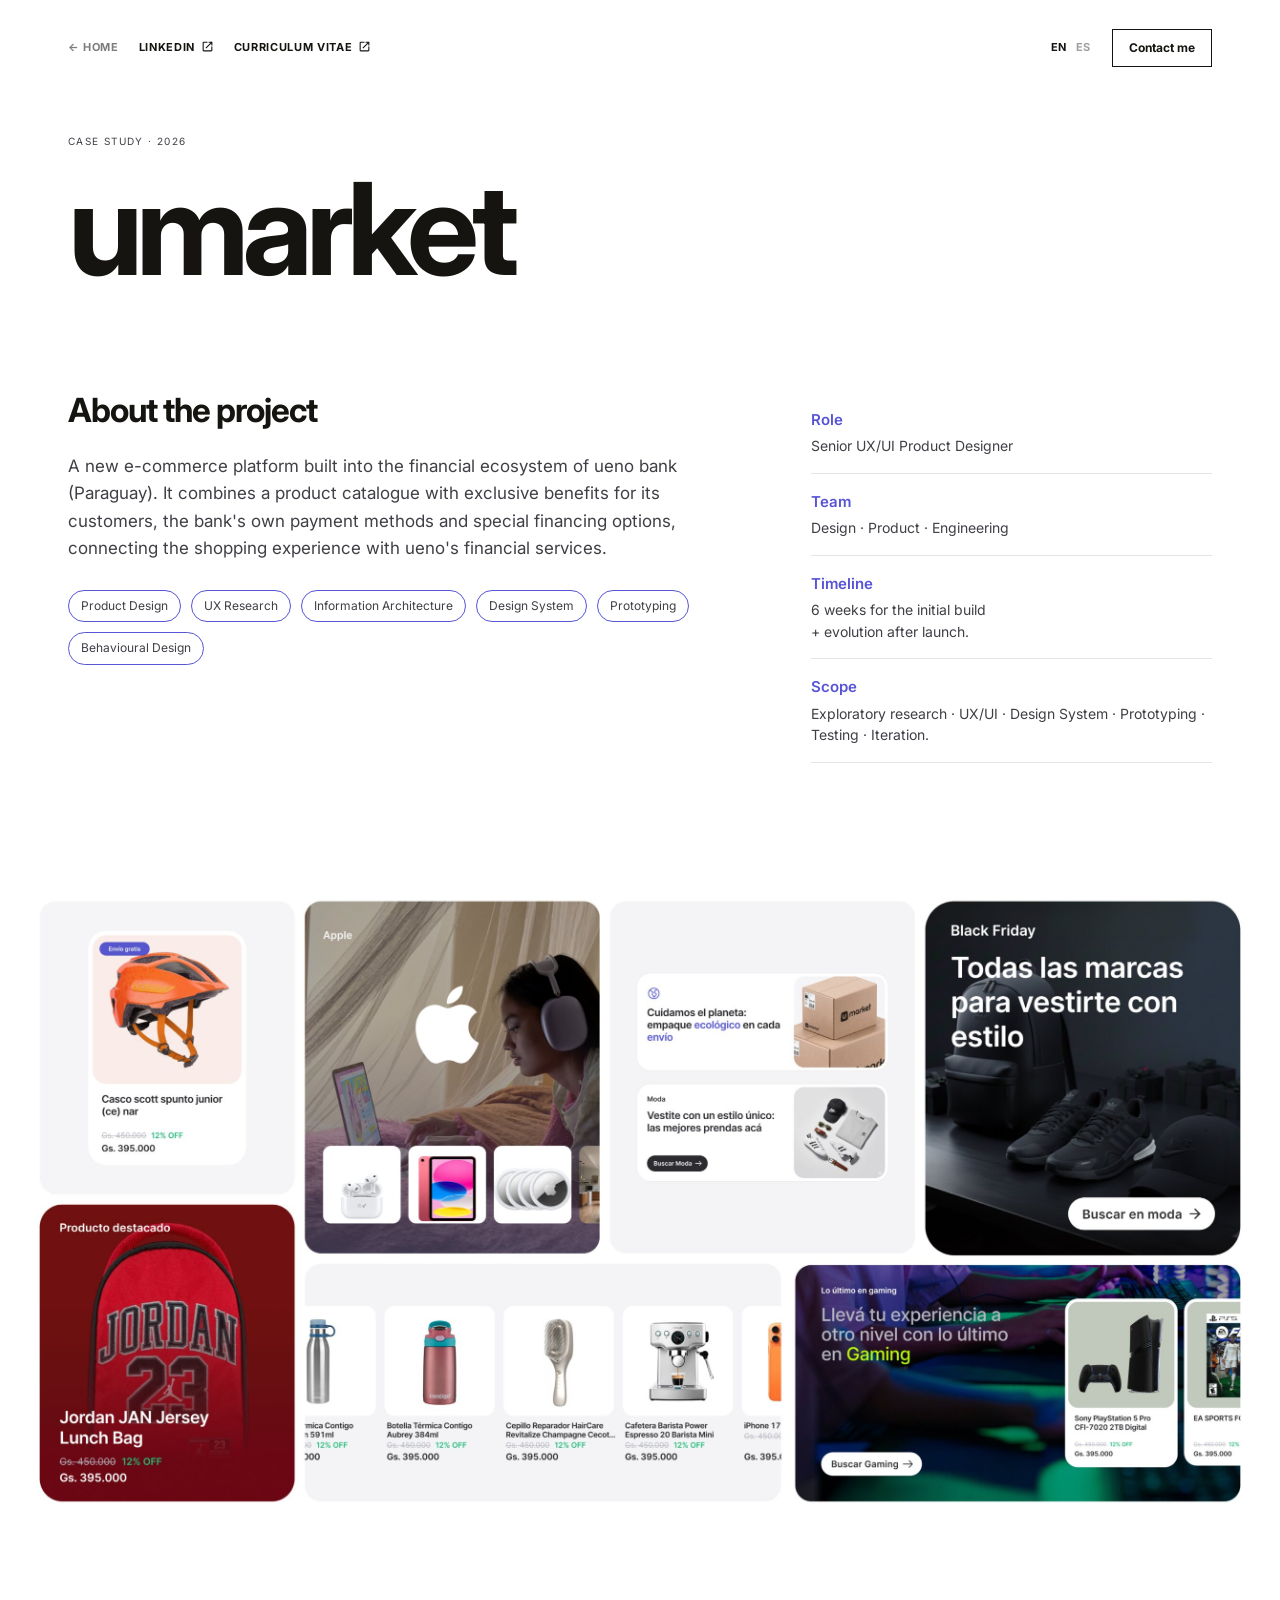
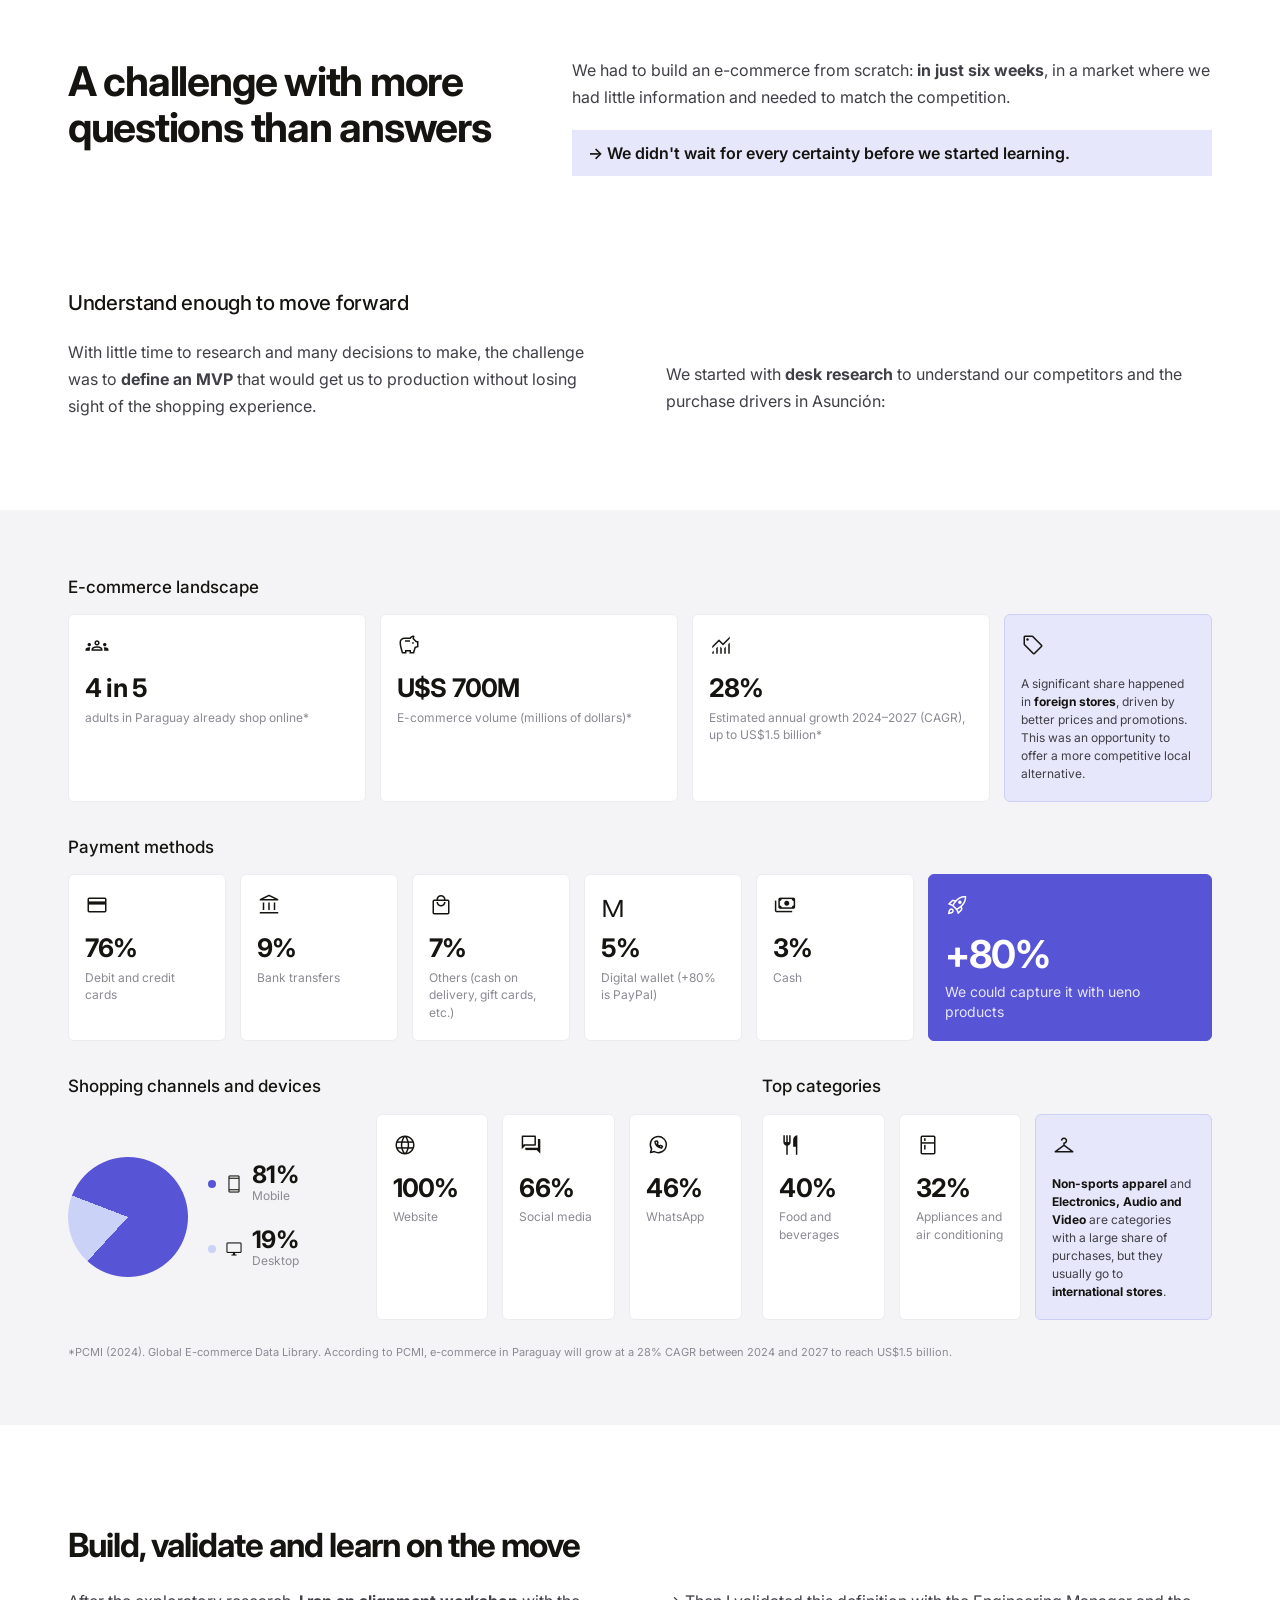
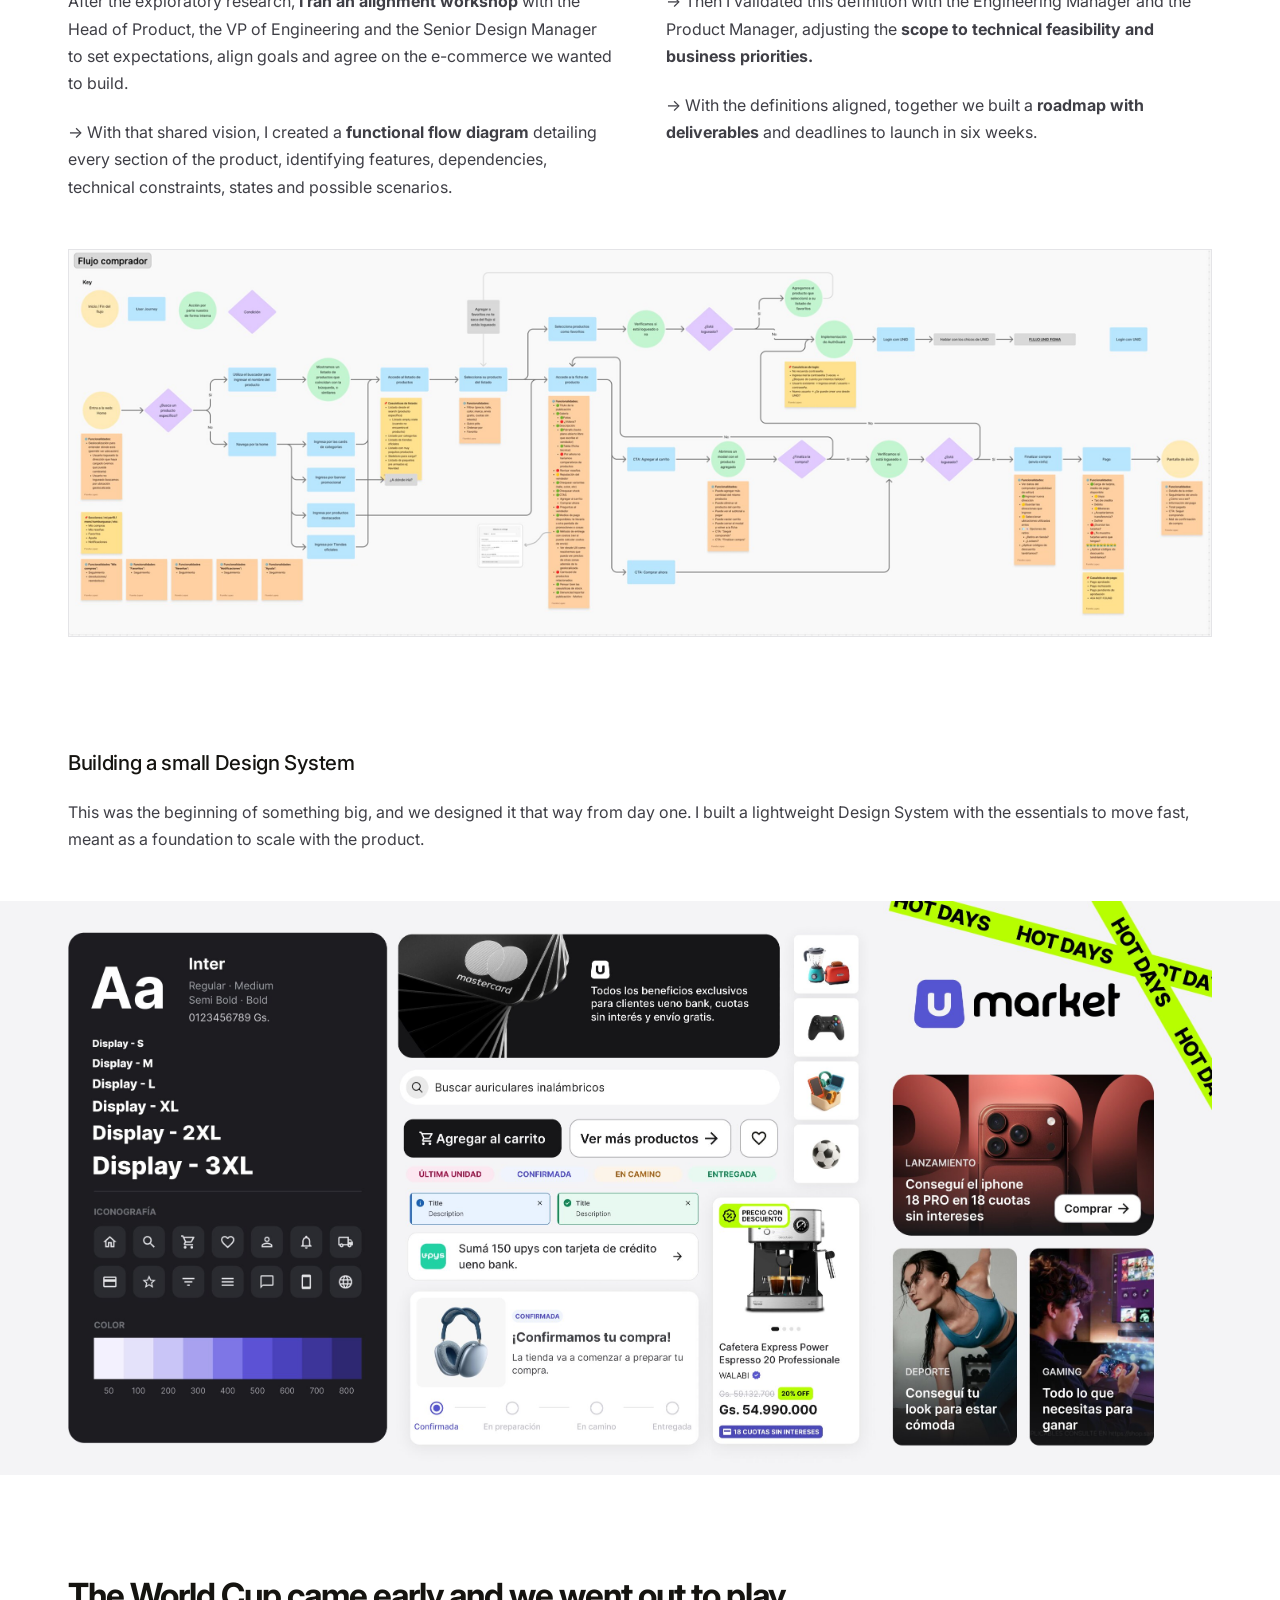
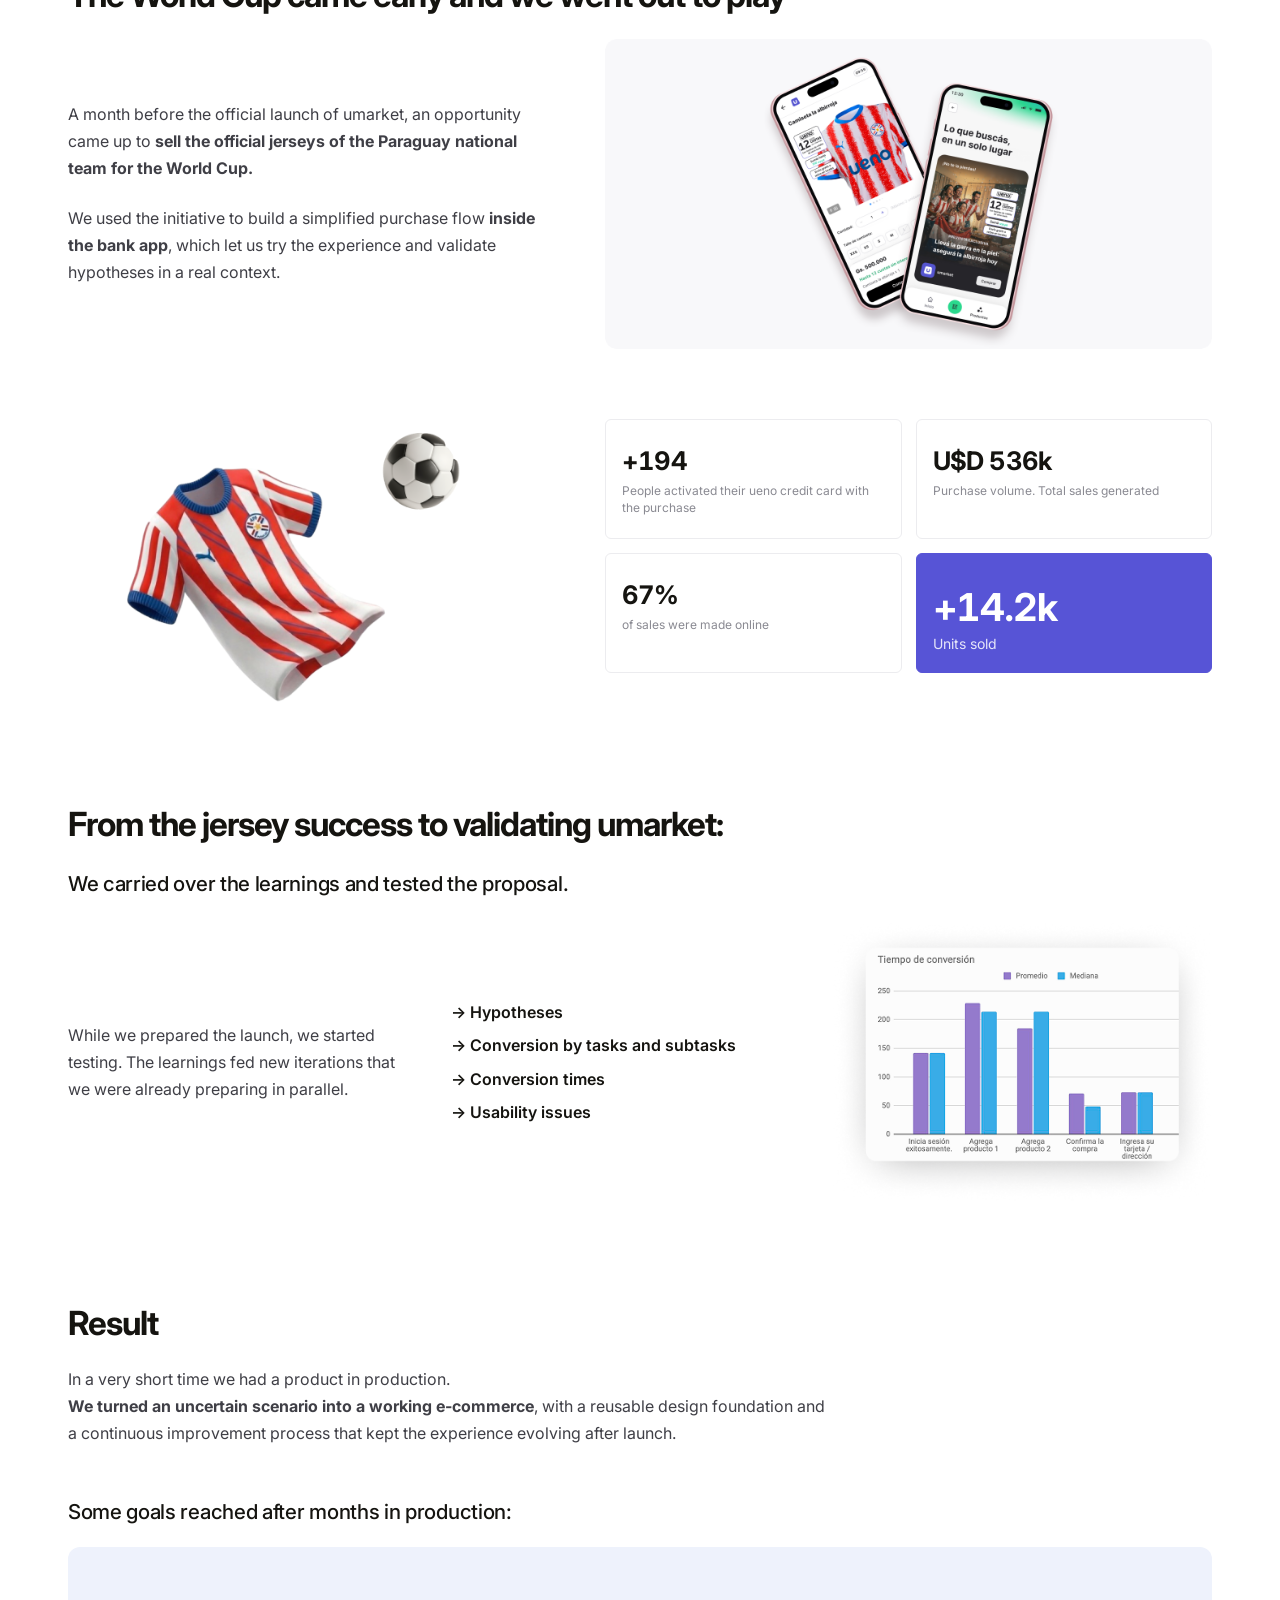
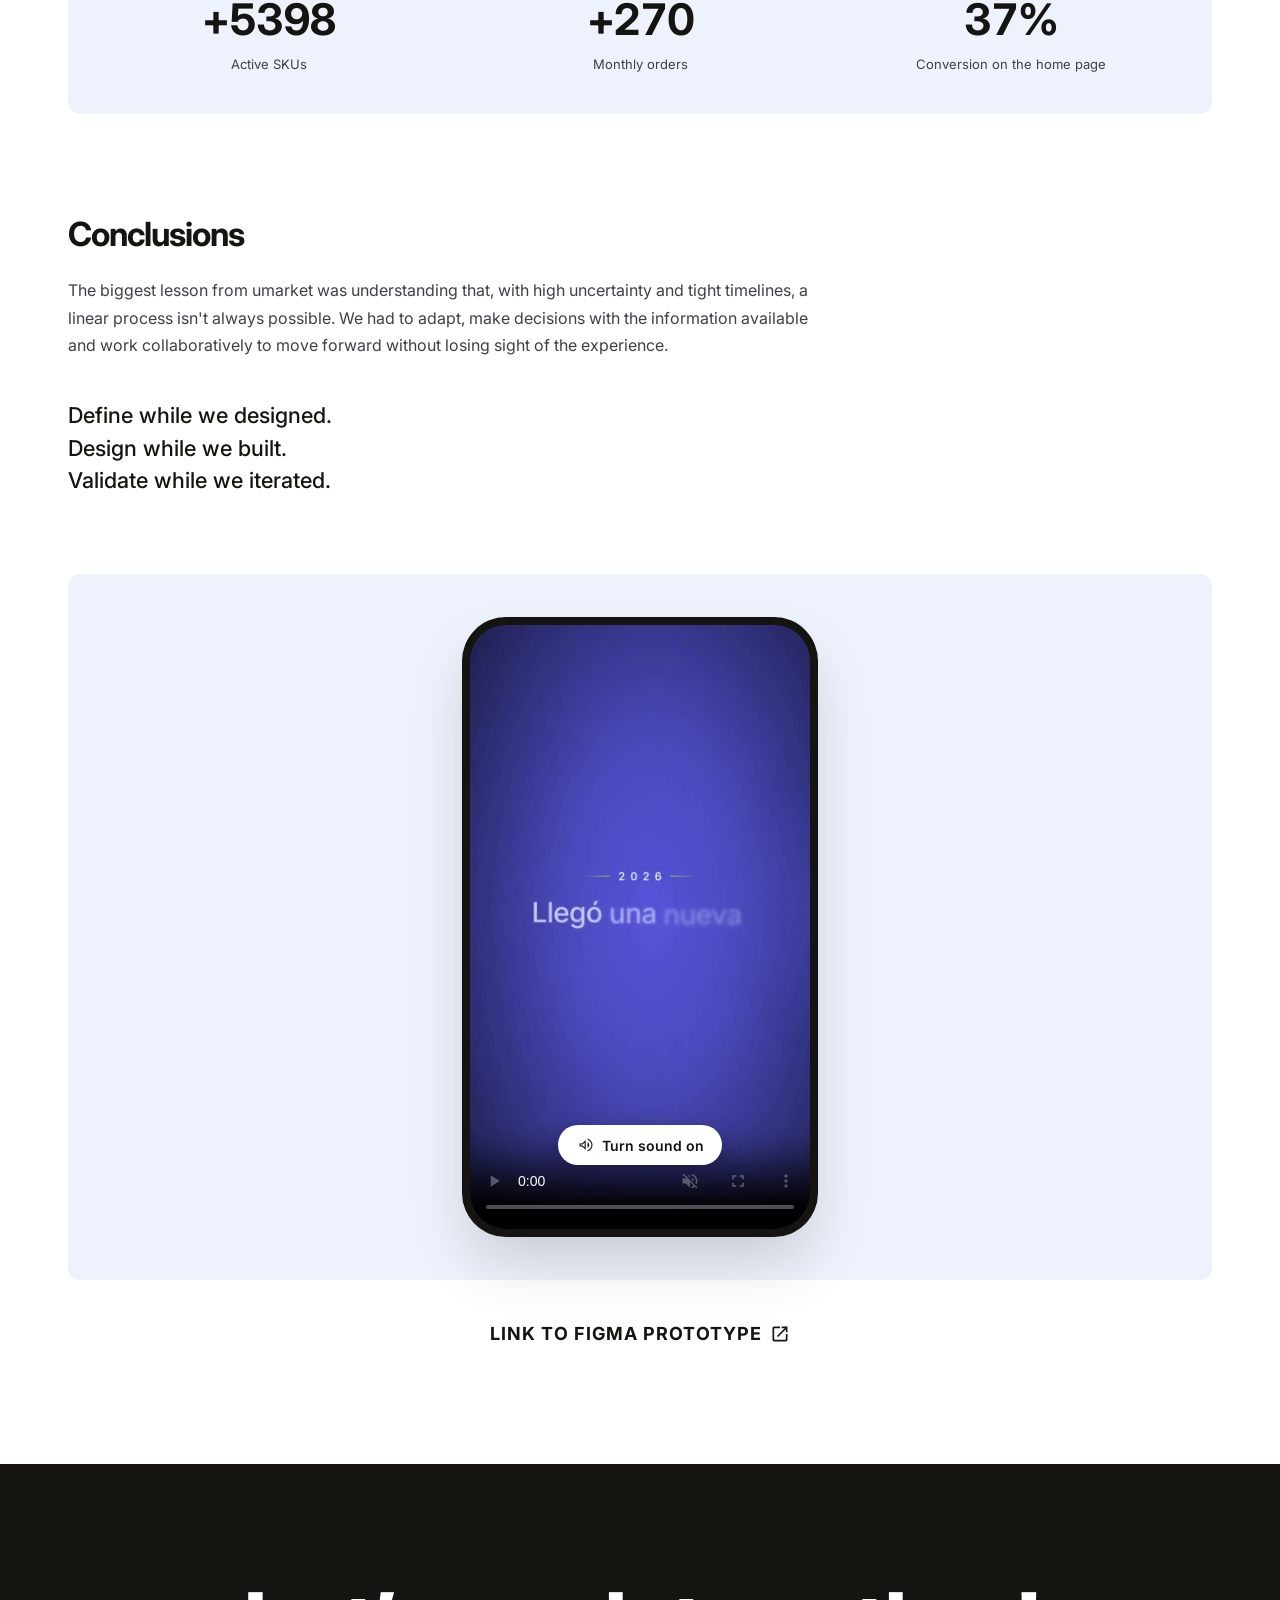
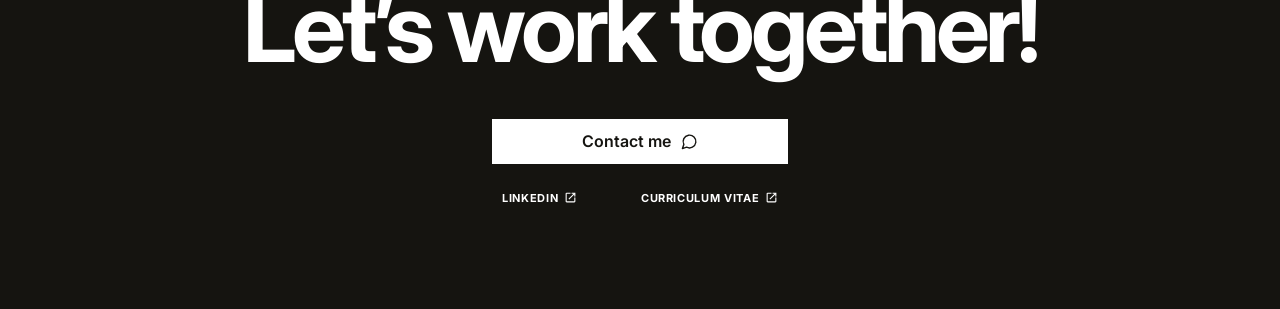
<file: portfolio-v10/umarket.html>
<!DOCTYPE html>
<html lang="en">
<head>
  <meta charset="utf-8">
  <meta name="viewport" content="width=device-width, initial-scale=1">
  <title data-en="umarket · Case study · Fiorella López Piraino" data-es="umarket · Caso de estudio · Fiorella López Piraino">umarket · Case study · Fiorella López Piraino</title>
  <meta name="description" content="umarket case study: an e-commerce built into ueno bank in six weeks.">
  <link rel="preconnect" href="https://fonts.googleapis.com">
  <link rel="preconnect" href="https://fonts.gstatic.com" crossorigin>
  <link href="https://fonts.googleapis.com/css2?family=Inter:wght@300;400;500;600;700;800&family=IBM+Plex+Mono:wght@400;500&display=swap" rel="stylesheet">
  <link href="https://fonts.googleapis.com/css2?family=Material+Symbols+Outlined:opsz,wght,FILL,GRAD@24,400,0,0&display=block" rel="stylesheet">
  <link rel="stylesheet" href="styles.css">
  <!-- Apply the saved language before the page paints -->
  <script>try { var l = localStorage.getItem('lang'); if (l === 'es' || l === 'en') document.documentElement.lang = l; } catch (e) {}</script>
</head>
<body class="page-case">
  <!-- Texts exist twice: data-lang="en" and data-lang="es". To edit a text, change both. -->

  <!-- ===== Header: hides when you scroll down, comes back when you scroll up ===== -->
  <header class="site-header" id="top">
    <nav class="wrap nav">
      <div class="nav-links">
        <a class="nav-home" href="index.html">← <span data-lang="en">Home</span><span data-lang="es">Inicio</span></a>
        <a href="https://linkedin.com/in/fiorelopez" target="_blank" rel="noopener">LinkedIn <svg class="i-ext" viewBox="0 0 24 24" aria-hidden="true"><path d="M5 21q-.825 0-1.413-.588T3 19V5q0-.825.588-1.413T5 3h7v2H5v14h14v-7h2v7q0 .825-.588 1.413T19 21H5Zm4.7-5.3-1.4-1.4L17.6 5H14V3h7v7h-2V6.4l-9.3 9.3Z"/></svg></a>
        <a href="cv.html" target="_blank" rel="noopener"><span data-lang="en">Curriculum vitae</span><span data-lang="es">Currículum</span> <svg class="i-ext" viewBox="0 0 24 24" aria-hidden="true"><path d="M5 21q-.825 0-1.413-.588T3 19V5q0-.825.588-1.413T5 3h7v2H5v14h14v-7h2v7q0 .825-.588 1.413T19 21H5Zm4.7-5.3-1.4-1.4L17.6 5H14V3h7v7h-2V6.4l-9.3 9.3Z"/></svg></a>
      </div>
      <div class="nav-right">
        <div class="lang" role="group" aria-label="Language / Idioma">
          <button type="button" data-set-lang="en">EN</button>
          <button type="button" data-set-lang="es">ES</button>
        </div>
        <a class="btn-outline" href="mailto:fiorelopezph@gmail.com"><span data-lang="en">Contact me</span><span data-lang="es">Contactame</span></a>
      </div>
    </nav>
  </header>

  <main class="case">
    <!-- Title -->
    <section class="wrap case-hero">
      <p class="eyebrow reveal">Case study · 2026</p>
      <h1 class="case-title reveal">umarket</h1>
    </section>

    <!-- About the project -->
    <section class="wrap case-about">
      <div>
        <h2 class="case-h2 reveal"><span data-lang="en">About the project</span><span data-lang="es">Sobre el proyecto</span></h2>
        <p class="lead reveal" data-lang="en">A new e-commerce platform built into the financial ecosystem of ueno bank (Paraguay). It combines a product catalogue with exclusive benefits for its customers, the bank's own payment methods and special financing options, connecting the shopping experience with ueno's financial services.</p class="lead reveal"><p class="lead reveal" data-lang="es">Desarrollo de una nueva plataforma de ecommerce integrada al ecosistema financiero del banco ueno bank (Paraguay). Combina un catálogo de productos con beneficios exclusivos para sus clientes, medios de pago propios y opciones de financiación especiales, conectando la experiencia de compra con los servicios financieros de ueno.</p class="lead reveal">
        <ul class="tags reveal"><li>Product Design</li><li>UX Research</li><li>Information Architecture</li><li>Design System</li><li>Prototyping</li><li>Behavioural Design</li></ul>
      </div>
      <dl class="case-meta">
        <div class="reveal"><dt><span data-lang="en">Role</span><span data-lang="es">Rol</span></dt><dd><span data-lang="en">Senior UX/UI Product Designer</span><span data-lang="es">Senior UX/UI Product Designer</span></dd></div>
        <div class="reveal"><dt><span data-lang="en">Team</span><span data-lang="es">Equipo</span></dt><dd><span data-lang="en">Design · Product · Engineering</span><span data-lang="es">Diseño · Producto · Ingeniería</span></dd></div>
        <div class="reveal"><dt><span data-lang="en">Timeline</span><span data-lang="es">Timeline</span></dt><dd><span data-lang="en">6 weeks for the initial build<br>+ evolution after launch.</span><span data-lang="es">6 semanas para el desarrollo inicial<br>+ evolución posterior al lanzamiento.</span></dd></div>
        <div class="reveal"><dt><span data-lang="en">Scope</span><span data-lang="es">Alcance</span></dt><dd><span data-lang="en">Exploratory research · UX/UI · Design System · Prototyping · Testing · Iteration.</span><span data-lang="es">Research exploratorio · UX/UI · Design System · Prototipado · Testing · Iteración.</span></dd></div>
      </dl>
    </section>

    <div class="case-wide reveal"><img src="assets/um-main.jpg" alt="" width="1512" height="824" data-alt-en="Collage of umarket screens: product cards, Apple, Black Friday, gaming and featured products" data-alt-es="Collage de pantallas de umarket: tarjetas de producto, Apple, Black Friday, gaming y productos destacados"></div>

    <!-- Challenge -->
    <section class="wrap case-split">
      <h2 class="case-h2 big reveal"><span data-lang="en">A challenge with more questions than answers</span><span data-lang="es">Un desafío con más preguntas que respuestas</span></h2>
      <div class="reveal">
        <p data-lang="en">We had to build an e-commerce from scratch: <b>in just six weeks</b>, in a market where we had little information and needed to match the competition.</p><p data-lang="es">Necesitábamos desarrollar un e-commerce desde cero: <b>en solo seis semanas</b>, en un mercado donde teníamos poca información y necesitábamos ponernos a la altura de la competencia.</p>
        <p class="callout">→ <span data-lang="en">We didn't wait for every certainty before we started learning.</span><span data-lang="es">No esperamos a tener todas las certezas para empezar a aprender.</span></p>
      </div>
    </section>

    <section class="wrap case-text">
      <h3 class="case-h3 reveal"><span data-lang="en">Understand enough to move forward</span><span data-lang="es">Entender lo suficiente para avanzar</span></h3>
      <div class="cols reveal">
        <p data-lang="en">With little time to research and many decisions to make, the challenge was to <b>define an MVP</b> that would get us to production without losing sight of the shopping experience.</p><p data-lang="es">Con poco tiempo para investigar y muchas decisiones por tomar, el desafío era <b>definir un MVP</b> que nos permitiera llegar a producción sin perder de vista la experiencia de compra.</p>
        <p data-lang="en">We started with <b>desk research</b> to understand our competitors and the purchase drivers in Asunción:</p><p data-lang="es">Empezamos por una <b>investigación de escritorio</b> que nos permitiera entender a nuestra competencia y drivers de compra en Asunción:</p>
      </div>
    </section>

    <!-- Research band (grey, edge to edge) -->
    <section class="band">
      <div class="wrap">
        <h3 class="band-h reveal"><span data-lang="en">E-commerce landscape</span><span data-lang="es">Panorama del e-commerce</span></h3>
        <div class="stats g-panorama stagger">
          <div class="stat  reveal"><span class="ms" aria-hidden="true">groups</span><strong>4 <span data-lang="en">in</span><span data-lang="es">de</span> 5</strong><p data-lang="en">adults in Paraguay already shop online*</p><p data-lang="es">adultos en Paraguay ya compran por internet*</p></div>
          <div class="stat  reveal"><span class="ms" aria-hidden="true">savings</span><strong>U$S 700M</strong><p data-lang="en">E-commerce volume (millions of dollars)*</p><p data-lang="es">Volumen del comercio electrónico (millones de dólares)*</p></div>
          <div class="stat  reveal"><span class="ms" aria-hidden="true">monitoring</span><strong>28%</strong><p data-lang="en">Estimated annual growth 2024–2027 (CAGR), up to US$1.5 billion*</p><p data-lang="es">Crecimiento anual estimado 2024–2027 (CAGR), hasta US$1,5 mil millones*</p></div>
          <div class="stat note reveal"><span class="ms" aria-hidden="true">sell</span><p data-lang="en">A significant share happened in <b>foreign stores</b>, driven by better prices and promotions. This was an opportunity to offer a more competitive local alternative.</p><p data-lang="es">Una parte significativa se realizaba en <b>tiendas del exterior</b>, impulsada por mejores precios y promociones. Esto representaba una oportunidad para ofrecer una alternativa local más competitiva.</p></div>
        </div>

        <h3 class="band-h reveal"><span data-lang="en">Payment methods</span><span data-lang="es">Medios de pago</span></h3>
        <div class="stats g-pagos stagger">
          <div class="stat  reveal"><span class="ms" aria-hidden="true">credit_card</span><strong>76%</strong><p data-lang="en">Debit and credit cards</p><p data-lang="es">Tarjetas de débito y crédito</p></div>
          <div class="stat  reveal"><span class="ms" aria-hidden="true">account_balance</span><strong>9%</strong><p data-lang="en">Bank transfers</p><p data-lang="es">Transferencias bancarias</p></div>
          <div class="stat  reveal"><span class="ms" aria-hidden="true">local_mall</span><strong>7%</strong><p data-lang="en">Others (cash on delivery, gift cards, etc.)</p><p data-lang="es">Otros (pagos contra entrega, giftcards, etc)</p></div>
          <div class="stat  reveal"><span class="ms" aria-hidden="true">mobile_check</span><strong>5%</strong><p data-lang="en">Digital wallet (+80% is PayPal)</p><p data-lang="es">Billetera digital (+80% es Paypal)</p></div>
          <div class="stat  reveal"><span class="ms" aria-hidden="true">payments</span><strong>3%</strong><p data-lang="en">Cash</p><p data-lang="es">Efectivo</p></div>
          <div class="stat accent reveal"><span class="ms" aria-hidden="true">rocket_launch</span><strong>+80%</strong><p data-lang="en">We could capture it with ueno products</p><p data-lang="es">Podríamos capturarlo con productos ueno</p></div>
        </div>

        <div class="g-bottom">
          <div>
            <h3 class="band-h reveal"><span data-lang="en">Shopping channels and devices</span><span data-lang="es">Canales y dispositivos para la compra</span></h3>
            <div class="stats g-canales stagger">
              <div class="pie-card reveal">
                <div class="pie" role="img" aria-label="81% mobile, 19% desktop"></div>
                <ul class="pie-legend">
                  <li><i class="dot"></i><span class="ms" aria-hidden="true">smartphone</span><span><strong>81%</strong>Mobile</span></li>
                  <li><i class="dot light"></i><span class="ms" aria-hidden="true">desktop_windows</span><span><strong>19%</strong>Desktop</span></li>
                </ul>
              </div>
              <div class="stat  reveal"><span class="ms" aria-hidden="true">language</span><strong>100%</strong><p data-lang="en">Website</p><p data-lang="es">Sitio web</p></div>
              <div class="stat  reveal"><span class="ms" aria-hidden="true">forum</span><strong>66%</strong><p data-lang="en">Social media</p><p data-lang="es">Redes sociales</p></div>
              <div class="stat  reveal"><svg class="ms-svg" viewBox="0 0 24 24" aria-hidden="true"><path d="M4.5 19.5 5.6 16A8 8 0 1 1 8.4 18.6Z M9 8.5c0 3.5 3 6.5 6.5 6.5l1-1.6-2-1-1 .8c-1-.4-1.9-1.3-2.3-2.3l.8-1-1-2Z"/></svg><strong>46%</strong><p data-lang="en">WhatsApp</p><p data-lang="es">WhatsApp</p></div>
            </div>
          </div>
          <div>
            <h3 class="band-h reveal"><span data-lang="en">Top categories</span><span data-lang="es">Categorías destacadas</span></h3>
            <div class="stats g-cat stagger">
              <div class="stat  reveal"><span class="ms" aria-hidden="true">restaurant</span><strong>40%</strong><p data-lang="en">Food and beverages</p><p data-lang="es">Alimentos y bebidas</p></div>
              <div class="stat  reveal"><span class="ms" aria-hidden="true">kitchen</span><strong>32%</strong><p data-lang="en">Appliances and air conditioning</p><p data-lang="es">Electros y aires acondicionados</p></div>
              <div class="stat note reveal"><span class="ms" aria-hidden="true">checkroom</span><p data-lang="en"><b>Non-sports apparel</b> and <b>Electronics, Audio and Video</b> are categories with a large share of purchases, but they usually go to <b>international stores</b>.</p><p data-lang="es"><b>Indumentaria</b> no deportiva y <b>Electrónica, Audio y Video</b> son categorías con gran proporción de compra, pero que en general se canalizan en <b>compras internacionales</b>.</p></div>
            </div>
          </div>
        </div>
        <p class="source reveal"><span data-lang="en">*PCMI (2024). Global E-commerce Data Library. According to PCMI, e-commerce in Paraguay will grow at a 28% CAGR between 2024 and 2027 to reach US$1.5 billion.</span><span data-lang="es">*PCMI (2024). Global E-commerce Data Library. Según datos de PCMI, el comercio electrónico en Paraguay crecerá a un CAGR del 28% entre 2024 y 2027 hasta alcanzar US$1,5 mil millones.</span></p>
      </div>
    </section>

    <!-- Build, validate, learn -->
    <section class="wrap case-text">
      <h2 class="case-h2 reveal"><span data-lang="en">Build, validate and learn on the move</span><span data-lang="es">Construir, validar y aprender en movimiento</span></h2>
      <div class="cols reveal">
        <div>
          <p data-lang="en">After the exploratory research, <b>I ran an alignment workshop</b> with the Head of Product, the VP of Engineering and the Senior Design Manager to set expectations, align goals and agree on the e-commerce we wanted to build.</p><p data-lang="es">A partir del research exploratorio, <b>organicé un workshop de alineación</b> junto a la Head of Product, el VP of Engineering y el Senior Design Manager para definir expectativas, alinear objetivos y acordar qué e-commerce queríamos construir.</p>
          <p data-lang="en">→ With that shared vision, I created a <b>functional flow diagram</b> detailing every section of the product, identifying features, dependencies, technical constraints, states and possible scenarios.</p><p data-lang="es">→ Con esa visión compartida, desarrollé un <b>diagrama de flujo funcional</b> donde bajé en detalle cada sección del producto, identificando funcionalidades, dependencias, limitaciones técnicas, estados y posibles escenarios.</p>
        </div>
        <div>
          <p data-lang="en">→ Then I validated this definition with the Engineering Manager and the Product Manager, adjusting the <b>scope to technical feasibility and business priorities.</b></p><p data-lang="es">→ Luego validé esta definición junto al Engineering Manager y el Product Manager, ajustando el <b>alcance según la viabilidad técnica y las prioridades del negocio.</b></p>
          <p data-lang="en">→ With the definitions aligned, together we built a <b>roadmap with deliverables</b> and deadlines to launch in six weeks.</p><p data-lang="es">→ Con las definiciones alineadas, construimos en conjunto un <b>roadmap con entregables</b> y deadlines para llegar al lanzamiento en seis semanas.</p>
        </div>
      </div>
      <figure class="case-figure flow reveal"><img src="assets/um-flujo.jpg" alt="" data-alt-en="Functional flow diagram of the buyer journey" data-alt-es="Diagrama de flujo funcional del comprador" width="1361" height="460"></figure>
    </section>

    <section class="wrap case-text">
      <h3 class="case-h3 reveal"><span data-lang="en">Building a small Design System</span><span data-lang="es">Armado de un pequeño Design System</span></h3>
      <p class="reveal" data-lang="en">This was the beginning of something big, and we designed it that way from day one. I built a lightweight Design System with the essentials to move fast, meant as a foundation to scale with the product.</p class="reveal"><p class="reveal" data-lang="es">Esto era el comienzo de algo grande, y lo diseñamos así desde el día uno. Armé un Design System liviano con lo esencial para avanzar rápido, pensado como base para escalar junto al producto.</p class="reveal">
    </section>
    <section class="band band-ds">
      <div class="wrap reveal"><img src="assets/um-design-system.jpg" alt="" data-alt-en="umarket Design System: typography, icons, colors and components" data-alt-es="Design System de umarket: tipografía, íconos, colores y componentes" width="2873" height="1440"></div>
    </section>

    <!-- World Cup -->
    <section class="wrap case-text">
      <h2 class="case-h2 reveal"><span data-lang="en">The World Cup came early and we went out to play</span><span data-lang="es">El mundial se nos adelantó y salimos a jugar</span></h2>
      <div class="mundial">
        <div class="reveal">
          <p data-lang="en">A month before the official launch of umarket, an opportunity came up to <b>sell the official jerseys of the Paraguay national team for the World Cup.</b></p><p data-lang="es">Un mes antes del lanzamiento oficial de uMarket, surgió la oportunidad de <b>comercializar las camisetas oficiales de la Selección Paraguaya para el Mundial.</b></p>
          <p data-lang="en">We used the initiative to build a simplified purchase flow <b>inside the bank app</b>, which let us try the experience and validate hypotheses in a real context.</p><p data-lang="es">Aprovechamos la iniciativa para implementar un flujo de compra simplificado <b>dentro de la app del banco</b>, que nos permitió probar la experiencia y validar hipótesis en un contexto real.</p>
        </div>
        <div class="mundial-phones reveal"><img src="assets/um-mundial.png" alt="" data-alt-en="Two phones showing the jersey purchase flow" data-alt-es="Dos celulares con el flujo de compra de la camiseta" width="748" height="382"></div>
      </div>
      <div class="mundial-results">
        <img class="jersey reveal" src="assets/um-camiseta.png" alt="" width="575" height="373">
        <div class="stats g-mundial stagger">
          <div class="stat  reveal"><strong class="count">+230</strong><p data-lang="en">People activated their ueno credit card with the purchase</p><p data-lang="es">Personas activaron su tarjeta de crédito ueno con la compra</p></div>
          <div class="stat  reveal"><strong class="count">U$D 635k</strong><p data-lang="en">Purchase volume. Total sales generated</p><p data-lang="es">Volumen de compra. Venta total generada</p></div>
          <div class="stat  reveal"><strong class="count">87%</strong><p data-lang="en">of sales were made online</p><p data-lang="es">de las ventas se vendieron de forma online</p></div>
          <div class="stat accent reveal"><strong class="count">+18.5k</strong><p data-lang="en">Units sold</p><p data-lang="es">De unidades vendidas</p></div>
        </div>
      </div>
    </section>

    <!-- Testing -->
    <section class="wrap case-text">
      <h2 class="case-h2 reveal"><span data-lang="en">From the jersey success to validating umarket:</span><span data-lang="es">Del éxito de Camisetas a la validación de uMarket:</span></h2>
      <h3 class="case-h3 reveal"><span data-lang="en">We carried over the learnings and tested the proposal.</span><span data-lang="es">Trasladamos aprendizajes y testeamos la propuesta.</span></h3>
      <div class="testing">
        <p class="reveal" data-lang="en">While we prepared the launch, we started testing. The learnings fed new iterations that we were already preparing in parallel.</p class="reveal"><p class="reveal" data-lang="es">Mientras preparábamos el lanzamiento, comenzamos a testear. Los aprendizajes alimentaban nuevas iteraciones que ya estábamos preparando en paralelo.</p class="reveal">
        <ul class="arrows reveal">
          <li>→ <span data-lang="en">Hypotheses</span><span data-lang="es">Hipótesis</span></li>
          <li>→ <span data-lang="en">Conversion by tasks and subtasks</span><span data-lang="es">Conversión por tareas y subtareas</span></li>
          <li>→ <span data-lang="en">Conversion times</span><span data-lang="es">Tiempos de conversión</span></li>
          <li>→ <span data-lang="en">Usability issues</span><span data-lang="es">Problemas de usabilidad</span></li>
        </ul>
        <img class="reveal" src="assets/um-grafico.png" alt="" data-alt-en="Bar chart: conversion time per task, average and median" data-alt-es="Gráfico de barras: tiempo de conversión por tarea, promedio y mediana" width="437" height="322">
      </div>
    </section>

    <!-- Result -->
    <section class="wrap case-text">
      <h2 class="case-h2 reveal"><span data-lang="en">Result</span><span data-lang="es">Resultado</span></h2>
      <p class="reveal narrow" data-lang="en">In a very short time we had a product in production.<br><b>We turned an uncertain scenario into a working e-commerce</b>, with a reusable design foundation and a continuous improvement process that kept the experience evolving after launch.</p class="reveal narrow"><p class="reveal narrow" data-lang="es">En muy poco tiempo logramos tener un producto en producción.<br><b>Transformamos un escenario de incertidumbre en un e-commerce funcional</b>, con una base de diseño reutilizable y un proceso de mejora continua que permitió seguir evolucionando la experiencia después del lanzamiento.</p class="reveal narrow">
      <h3 class="case-h3 reveal"><span data-lang="en">Some goals reached after months in production:</span><span data-lang="es">Algunas de las metas conseguidas tras meses en producción:</span></h3>
      <div class="results stagger">
        <div class="reveal"><strong class="count">+8000</strong><p data-lang="en">Active SKUs</p><p data-lang="es">SKUs activos</p></div>
        <div class="reveal"><strong class="count">+400</strong><p data-lang="en">Monthly orders</p><p data-lang="es">Órdenes mensuales</p></div>
        <div class="reveal"><strong class="count">55%</strong><p data-lang="en">Conversion on the home page</p><p data-lang="es">De conversión en la home</p></div>
      </div>
    </section>

    <!-- Conclusions -->
    <section class="wrap case-text">
      <h2 class="case-h2 reveal"><span data-lang="en">Conclusions</span><span data-lang="es">Conclusiones</span></h2>
      <p class="reveal narrow" data-lang="en">The biggest lesson from umarket was understanding that, with high uncertainty and tight timelines, a linear process isn't always possible. We had to adapt, make decisions with the information available and work collaboratively to move forward without losing sight of the experience.</p class="reveal narrow"><p class="reveal narrow" data-lang="es">El mayor aprendizaje de uMarket fue entender que, en contextos de alta incertidumbre y tiempos acotados, no siempre es posible seguir un proceso lineal. Tuvimos que adaptarnos, tomar decisiones con la información disponible y trabajar de manera colaborativa para avanzar sin perder de vista la experiencia.</p class="reveal narrow">
      <p class="motto reveal"><span data-lang="en">Define while we designed.<br>Design while we built.<br>Validate while we iterated.</span><span data-lang="es">Definir mientras diseñábamos.<br>Diseñar mientras construíamos.<br>Validar mientras iterábamos.</span></p>

      <div class="case-video reveal">
        <div class="phone-frame">
          <video src="assets/um-video.mp4" poster="assets/um-video-poster.jpg" playsinline loop controls preload="metadata"></video>
          <button type="button" class="sound-btn"><span class="ms" aria-hidden="true">volume_up</span> <span data-lang="en">Turn sound on</span><span data-lang="es">Activar sonido</span></button>
        </div>
      </div>
      <a class="proto-link reveal" href="https://www.figma.com/proto/j0hyfHQbBMAtzJEMiKuiTO/Prototipo-de-Marketplace?node-id=2-1876&amp;viewport=514%2C236%2C0.56&amp;t=v1Hnpv13zdIPMDRV-1&amp;scaling=min-zoom&amp;content-scaling=fixed&amp;starting-point-node-id=2%3A1876&amp;page-id=1%3A178" target="_blank" rel="noopener"><span data-lang="en">Link to Figma prototype</span><span data-lang="es">Link al prototipo de Figma</span> <svg class="i-ext" viewBox="0 0 24 24" aria-hidden="true"><path d="M5 21q-.825 0-1.413-.588T3 19V5q0-.825.588-1.413T5 3h7v2H5v14h14v-7h2v7q0 .825-.588 1.413T19 21H5Zm4.7-5.3-1.4-1.4L17.6 5H14V3h7v7h-2V6.4l-9.3 9.3Z"/></svg></a>
    </section>
  </main>

  <!-- ===== Footer ===== -->
  <footer class="footer" id="contact">
    <div class="wrap">
      <h2 class="reveal">Let’s work together!</h2>
      <a class="btn-white reveal" href="mailto:fiorelopezph@gmail.com"><span data-lang="en">Contact me</span><span data-lang="es">Contactame</span> <svg class="i-chat" viewBox="0 0 24 24" aria-hidden="true"><path d="M7.9 20A9 9 0 1 0 4 16.1L2 22Z"/></svg></a>
      <div class="footer-links">
        <a href="https://linkedin.com/in/fiorelopez" target="_blank" rel="noopener">LinkedIn <svg class="i-ext" viewBox="0 0 24 24" aria-hidden="true"><path d="M5 21q-.825 0-1.413-.588T3 19V5q0-.825.588-1.413T5 3h7v2H5v14h14v-7h2v7q0 .825-.588 1.413T19 21H5Zm4.7-5.3-1.4-1.4L17.6 5H14V3h7v7h-2V6.4l-9.3 9.3Z"/></svg></a>
        <a href="cv.html" target="_blank" rel="noopener"><span data-lang="en">Curriculum vitae</span><span data-lang="es">Currículum</span> <svg class="i-ext" viewBox="0 0 24 24" aria-hidden="true"><path d="M5 21q-.825 0-1.413-.588T3 19V5q0-.825.588-1.413T5 3h7v2H5v14h14v-7h2v7q0 .825-.588 1.413T19 21H5Zm4.7-5.3-1.4-1.4L17.6 5H14V3h7v7h-2V6.4l-9.3 9.3Z"/></svg></a>
      </div>
    </div>
  </footer>

  <script src="script.js"></script>
</body>
</html>
</file>
<file: styles.css>
/* =========================================================
   Fiorella López Piraino · Portfolio
   Colors, fonts and sizes live here as variables:
   change a value once and it updates the whole site.
   ========================================================= */
:root {
  --ink: #151410;          /* main text, dark footer */
  --ink-2: #3F3F46;        /* secondary text */
  --muted: #8A8A92;        /* small labels, descriptions */
  --line: #E4E4E7;         /* borders */
  --line-strong: #9A9AA0;  /* experience list borders */
  --paper: #FFFFFF;        /* page background */
  --soft: #F7F7F9;         /* experience section background */
  --about: #2A2A2A;        /* about section background */
  --sans: "Inter", -apple-system, "Segoe UI", Helvetica, Arial, sans-serif;
  --mono: "IBM Plex Mono", ui-monospace, "SFMono-Regular", Menlo, monospace;
  --ease: cubic-bezier(.2, .7, .2, 1);
  color-scheme: light;
}

* { box-sizing: border-box; }
html { scroll-behavior: smooth; }
body { margin: 0; background: var(--paper); color: var(--ink); font-family: var(--sans); font-size: 16px; line-height: 1.55; -webkit-font-smoothing: antialiased; }
img { max-width: 100%; display: block; }
/* Language: show only the texts of the active language */
html[lang="en"] [data-lang="es"], html[lang="es"] [data-lang="en"] { display: none !important; }
.sr-only { position: absolute; width: 1px; height: 1px; padding: 0; margin: -1px; overflow: hidden; clip: rect(0 0 0 0); white-space: nowrap; border: 0; }
a { color: inherit; text-decoration: none; }
a:focus-visible, summary:focus-visible { outline: 2px solid var(--ink); outline-offset: 3px; }
h1, h2, h3, p { margin: 0; }
.wrap { max-width: 1512px; margin: 0 auto; padding: 0 clamp(16px, 5.3vw, 80px); }
.section-title { font-size: clamp(32px, 3.2vw, 48px); font-weight: 700; letter-spacing: -0.03em; line-height: 1.1; }

/* ---------- Header ---------- */
.site-header { position: sticky; top: 0; z-index: 50; background: rgba(255,255,255,.92); backdrop-filter: blur(8px); transition: transform .45s var(--ease); }
.site-header.is-hidden { transform: translateY(-100%); }
.nav { display: flex; justify-content: space-between; align-items: center; height: 96px; }
.nav-links, .nav-right { display: flex; gap: 20px; align-items: center; }
.nav a, .lang { font-size: 11px; font-weight: 700; letter-spacing: .06em; text-transform: uppercase; }
.lang { display: flex; gap: 6px; }
.lang button { background: none; border: 0; padding: 4px 2px; font: inherit; color: var(--ink); opacity: .4; cursor: pointer; transition: opacity .2s; }
.lang button:hover { opacity: .75; }
.lang button[aria-pressed="true"] { opacity: 1; }
.i-ext { width: 13px; height: 13px; fill: currentColor; vertical-align: -2px; margin-left: 2px; }
.i-chat { width: 17px; height: 17px; fill: none; stroke: currentColor; stroke-width: 2; stroke-linejoin: round; vertical-align: -3px; margin-left: 6px; }
.btn-outline { border: 1.5px solid var(--ink); padding: 9px 16px; font-size: 12px !important; letter-spacing: 0 !important; text-transform: none !important; transition: background .25s, color .25s; }
.btn-outline:hover { background: var(--ink); color: #fff; }

/* Floating contact button: hidden at the top, slides in after scrolling */
.float-contact { position: fixed; top: 0; right: clamp(16px, 8.5vw, 130px); z-index: 60; background: var(--ink); color: #fff; font-size: 12px; font-weight: 600; padding: 10px 18px; transform: translateY(-110%); transition: transform .45s var(--ease); }
.float-contact.is-visible { transform: translateY(0); }

/* ---------- Hero ---------- */
.hero { padding-top: clamp(56px, 7vw, 110px); padding-bottom: clamp(56px, 7vw, 110px); }
.eyebrow { font-size: 10px; letter-spacing: .14em; text-transform: uppercase; color: var(--ink-2); margin-bottom: 18px; }
.hero-row { display: flex; justify-content: space-between; align-items: center; gap: 32px; }
.hero-title { font-size: clamp(52px, 8.6vw, 132px); font-weight: 700; letter-spacing: -0.055em; line-height: .95; }
.hero-title .line { display: block; overflow: hidden; padding-bottom: .06em; }
.typed { display: block; white-space: pre-line; min-height: 1.9em; }
.caret { display: inline-block; width: .06em; height: .82em; margin-left: .04em; background: var(--ink); vertical-align: -0.06em; animation: blink 1s steps(1) infinite; }
@keyframes blink { 50% { opacity: 0; } }
.hero-title .line > span { display: inline-block; opacity: 0; animation: fadein 1.2s ease-out .15s forwards; }
.hero-title .line:nth-child(2) > span { animation-delay: .12s; }
.hero-title .line:nth-child(3) > span { animation-delay: .24s; }
@keyframes fadein { to { opacity: 1; } }

.scroll-badge { position: relative; width: clamp(96px, 9vw, 136px); aspect-ratio: 1; flex: none; margin-right: 2vw; }
.scroll-badge .ring { position: absolute; inset: 0; animation: spin 20s linear infinite; }
.scroll-badge .ring text { font-family: var(--sans); font-size: 9.2px; font-weight: 600; letter-spacing: .14em; fill: var(--ink); }
.scroll-badge .arrow { position: absolute; inset: 30%; fill: none; stroke: var(--ink); stroke-width: 1.6; transition: transform .35s var(--ease); }
.scroll-badge:hover .arrow { transform: translateY(6px); }
@keyframes spin { to { transform: rotate(360deg); } }

/* ---------- Services ---------- */
.services { display: grid; grid-template-columns: repeat(4, 1fr); gap: 8px; padding-bottom: 72px; }
.service { border: 1px solid var(--line); border-radius: 6px; padding: 26px 26px 32px; display: grid; align-content: start; gap: 6px; background: var(--paper); }
.service .num { font-size: 12px; color: var(--muted); }
.service .icon { width: 96px; height: 96px; margin: 20px 0 56px; fill: none; stroke: #4A4A50; stroke-width: .6; overflow: visible; }
.service .icon * { transform-box: fill-box; transform-origin: center; vector-effect: non-scaling-stroke; }

/* Animated icons (loop). Very thin dark-grey lines; non-scaling-stroke keeps them thin at any size. */
/* 001 UX: three rings breathe at different rhythms, split apart and merge into one */
.icon-ux .c { animation: 4.8s cubic-bezier(.65,0,.35,1) infinite; }
.icon-ux .c1 { animation-name: ux1; } .icon-ux .c2 { animation-name: ux2; } .icon-ux .c3 { animation-name: ux3; }
@keyframes ux1 { 0%, 100% { transform: scale(2.5); } 25% { transform: scale(1.35); } 50% { transform: scale(.75); } 72% { transform: scale(1.05); } }
@keyframes ux2 { 0%, 100% { transform: scale(1.85); } 25% { transform: scale(1.1); } 50% { transform: scale(.55); } 72% { transform: scale(1.05); } }
@keyframes ux3 { 0%, 100% { transform: scale(1.15); } 25% { transform: scale(.7); } 50% { transform: scale(.32); } 72% { transform: scale(1.05); } }

/* 002 UI: a cube inside a cube, turning at different times */
.icon-ui .outer { animation: ui-out 6s cubic-bezier(.7,0,.3,1) infinite; }
.icon-ui .inner { animation: ui-in 6s cubic-bezier(.7,0,.3,1) infinite; }
@keyframes ui-out { 0%, 12% { transform: rotate(0) scale(1); } 38%, 50% { transform: rotate(60deg) scale(.92); } 76%, 88% { transform: rotate(120deg) scale(1); } 100% { transform: rotate(120deg) scale(1); } }
@keyframes ui-in { 0%, 20% { transform: rotate(0) scale(1); } 45%, 55% { transform: rotate(-120deg) scale(1.45); } 80%, 100% { transform: rotate(-240deg) scale(1); } }

/* 003 Design System: blocks swap places */
.icon-ds .b { animation: 5s var(--ease) infinite; }
.icon-ds .a1 { animation-name: ds-a1; } .icon-ds .a2 { animation-name: ds-a2; }
.icon-ds .b1 { animation-name: ds-b1; animation-delay: .25s; } .icon-ds .b2 { animation-name: ds-b2; animation-delay: .25s; }
.icon-ds .c1 { animation-name: ds-a1; animation-delay: .5s; } .icon-ds .c2 { animation-name: ds-a2; animation-delay: .5s; }
@keyframes ds-a1 { 0%, 15% { transform: translateX(0); } 35%, 65% { transform: translateX(20px); } 85%, 100% { transform: translateX(0); } }
@keyframes ds-a2 { 0%, 15% { transform: translateX(0); } 35%, 65% { transform: translateX(-38px); } 85%, 100% { transform: translateX(0); } }
@keyframes ds-b1 { 0%, 15% { transform: translateX(0); } 35%, 65% { transform: translateX(36px); } 85%, 100% { transform: translateX(0); } }
@keyframes ds-b2 { 0%, 15% { transform: translateX(0); } 35%, 65% { transform: translateX(-22px); } 85%, 100% { transform: translateX(0); } }

/* 004 Accessibility: a 3D check mark turning on its axis */
.icon-a11y { animation: a11y 5s cubic-bezier(.65,0,.35,1) infinite; }
.icon-a11y .back { stroke-opacity: .55; }
@keyframes a11y {
  0%, 100% { transform: perspective(260px) rotateY(-28deg) rotateX(8deg) rotateZ(-6deg); }
  50% { transform: perspective(260px) rotateY(32deg) rotateX(-6deg) rotateZ(6deg); }
}
.service h3 { font-size: 22px; font-weight: 700; letter-spacing: -0.02em; }
.service .lead { font-size: 15px; font-weight: 500; margin-bottom: 14px; }
.service .desc { font-size: 15px; color: var(--muted); line-height: 1.6; }

/* ---------- Work ---------- */
.work { padding-bottom: 48px; }
.work .section-title { margin-bottom: 32px; }
.work-grid { display: grid; grid-template-columns: 2.2fr 1fr 1fr; gap: 32px; align-items: start; }
.project { display: grid; gap: 4px; cursor: none; }
.project-media { overflow: hidden; aspect-ratio: 1 / 1; background: #eee; margin-bottom: 16px; }
.project--wide .project-media { aspect-ratio: 675 / 315; }
.project-media img { width: 100%; height: 100%; object-fit: cover; transition: transform .9s var(--ease); }
.project:hover .project-media img { transform: scale(1.06); }
.project-client { font-size: 10px; letter-spacing: .12em; text-transform: uppercase; color: var(--ink-2); padding: 0 20px; }
.project-title { font-size: 17px; font-weight: 600; letter-spacing: -0.01em; padding: 0 20px; }
.project--wide .project-title, .project--wide .project-client { padding: 0 22px; }

/* Custom cursor ("View case") over projects */
.cursor { position: fixed; left: 0; top: 0; z-index: 100; pointer-events: none; width: 104px; height: 104px; margin: -52px 0 0 -52px; border-radius: 50%; background: var(--ink); color: #fff; display: grid; place-items: center; font-size: 12px; font-weight: 600; transform: scale(0); transition: transform .3s var(--ease); }
.cursor.is-active { transform: scale(1); }

/* ---------- About ---------- */
.about { background: var(--about); color: #fff; padding: clamp(64px, 7vw, 96px) 0 clamp(72px, 8vw, 112px); }
.about-grid { display: grid; grid-template-columns: 1.3fr 1.7fr; gap: 40px 72px; }
.about .section-title { grid-column: 1 / -1; }
.reel { position: relative; height: clamp(260px, 26vw, 380px); overflow: hidden;
  -webkit-mask-image: linear-gradient(transparent, #000 22%, #000 78%, transparent); mask-image: linear-gradient(transparent, #000 22%, #000 78%, transparent); }
.reel-track { list-style: none; margin: 0; padding: 0; animation: reel 18s linear infinite; }
.reel-track li { font-size: clamp(24px, 2.5vw, 38px); font-weight: 300; letter-spacing: -0.035em; line-height: 1.18; padding-bottom: .28em; color: #8E8E93; }
.reel-track li:nth-child(odd) { color: #fff; font-weight: 500; }
.reel:hover .reel-track { animation-play-state: paused; }
@keyframes reel { to { transform: translateY(-50%); } }
.about-text { align-self: center; }
.about-text > div { display: grid; gap: 16px; }
.about-text { display: grid; gap: 16px; font-size: 18px; line-height: 1.65; color: #E9E9EC; max-width: 62ch; }

/* ---------- Experience ---------- */
.experience { background: var(--soft); padding-top: clamp(64px, 7vw, 96px); overflow: hidden; }
.experience .section-title { margin-bottom: 32px; }
.accordion { border: 1px solid var(--line-strong); }
.job + .job { border-top: 1px solid var(--line-strong); }
.job summary { position: relative; isolation: isolate; overflow: hidden; list-style: none; display: grid; grid-template-columns: 70px 1.25fr 1.2fr 1fr 32px; align-items: center; gap: 16px; padding: 26px 28px; cursor: pointer; }
.job summary::-webkit-details-marker { display: none; }
.job-num { font-family: var(--mono); font-size: 26px; color: var(--muted); }
.job-co { font-size: 20px; color: var(--muted); letter-spacing: -0.02em; }
.job-co b { color: var(--ink); font-weight: 600; }
.job-role { font-family: var(--mono); font-size: 15px; }
.job-date { font-family: var(--mono); font-size: 13px; color: var(--muted); text-align: right; }
.job-toggle { width: 18px; height: 18px; justify-self: end; position: relative; }
.job-toggle::before, .job-toggle::after { content: ""; position: absolute; left: 0; right: 0; top: 50%; height: 1.5px; background: var(--ink-2); transition: transform .35s var(--ease); }
.job-toggle::after { transform: rotate(90deg); }
.job[open] .job-toggle::after { transform: rotate(0); }
.job summary::before { content: ""; position: absolute; inset: 0; z-index: -1; background: var(--ink); transform: scaleY(0); transform-origin: top; transition: transform .5s var(--ease); }
.job summary > * { transition: color .3s; }
.job summary:hover::before, .job summary:focus-visible::before { transform: scaleY(1); }
.job summary:hover > *, .job summary:hover .job-co b,
.job summary:focus-visible > *, .job summary:focus-visible .job-co b { color: #fff; }
.job summary:hover .job-toggle::before, .job summary:hover .job-toggle::after,
.job summary:focus-visible .job-toggle::before, .job summary:focus-visible .job-toggle::after { background: #fff; }
.job-toggle::before, .job-toggle::after { transition: transform .35s var(--ease), background .3s; }
.job-body { display: grid; grid-template-rows: 0fr; transition: grid-template-rows .45s var(--ease); }
.job[open] .job-body { grid-template-rows: 1fr; }
.job-inner { overflow: hidden; padding: 0 28px 0 114px; }
.job[open] .job-inner { padding-bottom: 26px; }
.job-inner p, .job-inner li { font-size: 14.5px; color: var(--ink-2); }
.job-inner ul { list-style: none; padding: 0; margin: 8px 0 0; display: grid; gap: 6px; }
.job-inner li::before { content: "→ "; color: var(--ink); }

.edu-skills { display: grid; grid-template-columns: 1.9fr 1fr; gap: 64px; padding: 72px 0 40px; }
.small-title { font-size: 20px; font-weight: 700; letter-spacing: -0.02em; margin-bottom: 14px; }
.table { margin: 0; padding: 0; list-style: none; }
.table > div, .table > li { border-bottom: 1px solid #D8D8DC; padding: 12px 0; font-size: 15px; }
.table > div { display: grid; grid-template-columns: 180px 1fr; gap: 16px; }
.table dt { font-family: var(--mono); font-size: 13px; color: var(--ink-2); }
.table dd { margin: 0; }

/* Marquee: outlined text, rows move in opposite directions */
.marquee { padding: 48px 0 72px; display: grid; gap: 4px; }
.marquee-row { overflow: hidden; white-space: nowrap; }
.marquee-track { display: inline-flex; align-items: center; gap: 36px; padding-right: 36px; animation: marquee 40s linear infinite; }
.marquee-row.reverse .marquee-track { animation-direction: reverse; animation-duration: 46s; }
.marquee-track span { font-size: clamp(40px, 5vw, 76px); font-weight: 700; letter-spacing: -0.03em; color: var(--soft); -webkit-text-stroke: 2px #2A2A2E; paint-order: stroke fill; transition: color .3s; }
.marquee-track span:hover { color: var(--ink); }
.marquee-track i { width: 9px; height: 9px; border-radius: 50%; border: 1px solid #2A2A2E; flex: none; }
@keyframes marquee { to { transform: translateX(-50%); } }

/* ---------- Footer ---------- */
.footer { background: var(--ink); color: #fff; text-align: center; padding: clamp(80px, 9vw, 130px) 0 clamp(72px, 8vw, 120px); }
.footer h2 { font-size: clamp(48px, 7.5vw, 110px); font-weight: 700; letter-spacing: -0.045em; line-height: 1; }
.btn-white { display: inline-block; background: #fff; color: var(--ink); font-weight: 600; font-size: 16px; padding: 10px clamp(40px, 7vw, 108px); margin-top: 44px; transition: transform .3s var(--ease), background .3s; }
.btn-white:hover { transform: translateY(-3px); background: #EDEDED; }
.footer-links { display: flex; gap: 64px; justify-content: center; margin-top: 26px; font-size: 11px; font-weight: 700; letter-spacing: .06em; text-transform: uppercase; }

/* ---------- Reveal on scroll ---------- */
.reveal { opacity: 0; transform: translateY(28px); transition: opacity .9s var(--ease), transform .9s var(--ease); }
.reveal.is-in { opacity: 1; transform: none; }
.no-js .reveal { opacity: 1; transform: none; }

/* ---------- Responsive ---------- */
@media (max-width: 1100px) {
  .services { grid-template-columns: repeat(2, 1fr); }
  .work-grid { grid-template-columns: 1fr 1fr; }
  .project--wide { grid-column: 1 / -1; }
  .job summary { grid-template-columns: 48px 1fr 32px; }
  .job-role, .job-date { grid-column: 2; text-align: left; }
  .job-toggle { grid-column: 3; grid-row: 1; }
  .job-inner { padding-left: 92px; }
}
@media (max-width: 760px) {
  .nav { height: 72px; }
  .nav-links { display: none; }
  .hero-row { flex-direction: column; align-items: flex-start; }
  .services, .work-grid, .about-grid, .edu-skills { grid-template-columns: 1fr; }
  .job summary { padding: 20px 16px; }
  .job-inner { padding-left: 16px; padding-right: 16px; }
  .table > div { grid-template-columns: 1fr; gap: 2px; }
  .footer-links { gap: 28px; }
  .project { cursor: pointer; }
}

/* Respect people who turn animations off in their system */
@media (prefers-reduced-motion: reduce) {
  *, *::before, *::after { animation: none !important; transition: none !important; }
  .reveal, .hero-title .line > span { opacity: 1; transform: none; }
  .reel { height: auto; -webkit-mask-image: none; mask-image: none; }
  .reel-track li:nth-child(n+5) { display: none; }
  html { scroll-behavior: auto; }
}

/* =========================================================
   Inner pages (cv.html, umarket.html)
   ========================================================= */
.nav-home { opacity: .55; transition: opacity .2s; }
.nav-home:hover { opacity: 1; }
/* Softer fade-in on inner pages */
.page-cv .reveal, .page-case .reveal { transform: translateY(12px); transition: opacity 1.1s ease-out, transform 1.1s var(--ease); }
.page-cv .reveal.is-in, .page-case .reveal.is-in { transform: none; }
.ms { font-family: "Material Symbols Outlined"; font-size: 26px; line-height: 1; font-weight: 300; display: inline-block; font-feature-settings: "liga"; -webkit-font-smoothing: antialiased; }
.ms-svg { width: 24px; height: 24px; fill: none; stroke: currentColor; stroke-width: 1.5; stroke-linejoin: round; }

/* ---------- CV ---------- */
.cv { padding-top: clamp(40px, 5vw, 72px); padding-bottom: clamp(80px, 9vw, 130px); max-width: 1180px; }
.cv-name { text-align: center; font-size: clamp(26px, 3.6vw, 48px); font-weight: 300; letter-spacing: .14em; text-transform: uppercase; line-height: 1.15; margin-bottom: clamp(40px, 5vw, 72px); }
.cv-name b { font-weight: 700; }
.cv-grid { display: grid; grid-template-columns: minmax(220px, 300px) 1fr; gap: 0 clamp(32px, 5vw, 72px); }
.cv-side { padding-right: clamp(24px, 3vw, 48px); border-right: 1px solid var(--line); }
.cv-photo { width: min(220px, 80%); height: auto; aspect-ratio: 1; object-fit: cover; border-radius: 50%; margin: 0 auto 48px; filter: grayscale(1); }
.cv-block { margin-bottom: 40px; font-size: 15px; color: var(--ink-2); line-height: 1.6; }
.cv-block p + p { margin-top: 6px; }
.cv-block a:hover { color: var(--ink); text-decoration: underline; }
.cv-h { font-size: 15px; font-weight: 700; letter-spacing: .28em; text-transform: uppercase; color: var(--ink); margin-bottom: 18px; }
.cv-section { padding: 28px 0 8px; border-top: 1px solid var(--line); }
.cv-section:first-child { border-top: 0; padding-top: 0; }
.cv-entry { margin-bottom: 26px; }
.cv-entry h3 { font-size: 14px; font-weight: 700; letter-spacing: .04em; text-transform: uppercase; margin-bottom: 6px; }
.cv-entry .sep { font-weight: 400; color: var(--muted); margin: 0 4px; }
.cv-entry p { font-size: 15px; color: var(--ink-2); line-height: 1.6; max-width: 70ch; }
.cv-skills { list-style: none; padding: 0; margin: 0 0 20px; font-size: 15px; color: var(--ink-2); line-height: 1.9; }

/* ---------- Case study ---------- */
.page-case { --violet: #5754D6; --lavender: #E6E7FB; --band: #F4F4F6; }
.case-hero { padding-top: clamp(24px, 3vw, 48px); }
.case-title { font-size: clamp(64px, 10vw, 150px); font-weight: 700; letter-spacing: -0.055em; line-height: .95; }
.case-about { display: grid; grid-template-columns: 1.6fr 1fr; gap: clamp(32px, 8vw, 140px); padding-top: clamp(64px, 8vw, 120px); padding-bottom: clamp(56px, 7vw, 100px); }
.case-h2 { font-size: clamp(28px, 2.6vw, 40px); font-weight: 700; letter-spacing: -0.03em; line-height: 1.12; margin-bottom: 24px; }
.case-h2.big { font-size: clamp(32px, 3.2vw, 48px); }
.case-h3 { font-size: clamp(20px, 1.6vw, 24px); font-weight: 500; letter-spacing: -0.015em; margin: 8px 0 20px; }
.lead { font-size: clamp(17px, 1.3vw, 20px); line-height: 1.6; color: var(--ink-2); }
.tags { list-style: none; padding: 0; margin: 28px 0 0; display: flex; flex-wrap: wrap; gap: 10px; }
.tags li { font-size: 12px; border: 1px solid var(--violet); color: var(--ink-2); border-radius: 999px; padding: 6px 12px; }
.case-meta { margin: 0; }
.case-meta div { padding: 16px 0; border-bottom: 1px solid var(--line); }
.case-meta dt { font-size: 15px; font-weight: 600; color: var(--violet); margin-bottom: 4px; }
.case-meta dd { margin: 0; font-size: 14px; color: var(--ink-2); line-height: 1.55; }
.case-wide { max-width: 1512px; margin: 0 auto; padding: 0 clamp(8px, 1.5vw, 24px); }
.case-split { display: grid; grid-template-columns: 1fr 1.5fr; gap: clamp(32px, 6vw, 100px); align-items: center; padding-top: clamp(80px, 10vw, 160px); }
.case-split p { font-size: clamp(16px, 1.2vw, 19px); line-height: 1.65; color: var(--ink-2); }
.callout { margin-top: 20px !important; background: var(--lavender); color: var(--ink) !important; font-weight: 600; padding: 10px 16px; }
.case-text { padding-top: clamp(72px, 8vw, 130px); }
.case-text p { font-size: clamp(16px, 1.15vw, 18px); line-height: 1.7; color: var(--ink-2); }
.case-text .narrow { max-width: 760px; }
.cols { display: grid; grid-template-columns: 1fr 1fr; gap: clamp(24px, 4vw, 64px); }
.cols p + p { margin-top: 22px; }
.case-figure { margin: 48px 0 0; }
.case-figure img { width: 100%; border: 1px solid var(--line); }

/* Grey band, edge to edge */
.band { background: var(--band); margin-top: clamp(64px, 7vw, 110px); padding: clamp(48px, 5vw, 72px) 0; }
.band-h { font-size: 17px; font-weight: 500; margin: 32px 0 14px; }
.band .wrap > .band-h:first-child { margin-top: 0; }
.stats { display: grid; gap: 14px; }
.g-panorama { grid-template-columns: 1fr 1fr 1fr .7fr; }
.g-pagos { grid-template-columns: repeat(5, 1fr) 1.8fr; }
.g-bottom { display: grid; grid-template-columns: 1.65fr 1fr; gap: 24px; }
.g-canales { grid-template-columns: 2.1fr 1fr 1fr 1fr; }
.g-cat { grid-template-columns: 1fr 1fr 1.4fr; }
.stat { background: #fff; border: 1px solid #ECECEF; border-radius: 6px; padding: 20px 18px; display: flex; flex-direction: column; gap: 10px; min-height: 150px; }
.stat strong { font-size: clamp(26px, 2.3vw, 38px); font-weight: 700; letter-spacing: -0.03em; line-height: 1; margin-top: 8px; }
.stat p { font-size: 12.5px !important; line-height: 1.45 !important; color: var(--muted) !important; }
.stat.accent { background: var(--violet); border-color: var(--violet); color: #fff; justify-content: flex-end; }
.stat.accent strong { font-size: clamp(36px, 3.4vw, 52px); }
.stat.accent p { color: rgba(255,255,255,.85) !important; font-size: 14px !important; }
.stat.accent .ms { align-self: flex-start; margin-bottom: auto; }
.stat.note { background: var(--lavender); border-color: #CDD0F5; }
.stat.note p { color: var(--ink-2) !important; }
.stat.note b { color: var(--ink); }
.pie-card { display: flex; align-items: center; gap: 24px; padding: 8px 4px; }
.pie { width: 130px; height: 130px; border-radius: 50%; flex: none; background: conic-gradient(var(--violet) 0 81%, #CBD2F7 81% 100%); transform: rotate(-69deg); }
.pie-legend { list-style: none; padding: 0; margin: 0; display: grid; gap: 22px; }
.pie-legend li { display: flex; align-items: center; gap: 8px; font-size: 12px; color: var(--muted); }
.pie-legend strong { display: block; font-size: 26px; color: var(--ink); letter-spacing: -0.02em; line-height: 1; }
.pie-legend .dot { width: 8px; height: 8px; border-radius: 50%; background: var(--violet); }
.pie-legend .dot.light { background: #CBD2F7; }
.pie-legend .ms { font-size: 20px; color: var(--ink); }
.source { margin-top: 24px; font-size: 11px; color: var(--muted); }
.band-ds { padding: 0; margin-top: 48px; }
.band-ds img { margin: 0 auto; }

/* World Cup */
.mundial { display: grid; grid-template-columns: 1fr 1.25fr; gap: clamp(24px, 4vw, 64px); align-items: center; }
.mundial p + p { margin-top: 22px; }
.mundial-phones img { width: 100%; border-radius: 10px; }
.mundial-results { display: grid; grid-template-columns: 1fr 1.25fr; gap: clamp(24px, 4vw, 64px); align-items: center; margin-top: 40px; }
.g-mundial { grid-template-columns: 1fr 1fr; }
.g-mundial .stat { min-height: 120px; }

/* Testing */
.testing { display: grid; grid-template-columns: 1fr 1fr 1.1fr; gap: clamp(20px, 3vw, 48px); align-items: center; }
.arrows { list-style: none; padding: 0; margin: 0; font-weight: 600; font-size: 16px; line-height: 2.1; }
.testing img { width: 100%; border-radius: 10px; }

/* Results */
.results { display: grid; grid-template-columns: repeat(3, 1fr); background: #EEF2FC; border-radius: 12px; padding: clamp(28px, 3vw, 44px) 16px; text-align: center; margin-top: 8px; }
.results strong { display: block; font-size: clamp(36px, 3.4vw, 52px); font-weight: 700; letter-spacing: -0.03em; }
.results p { font-size: 13px !important; color: var(--ink-2); }
.motto { font-size: clamp(20px, 1.7vw, 26px) !important; color: var(--ink) !important; line-height: 1.5 !important; margin-top: 40px; font-weight: 500; }

/* Video + prototype */
.case-video { background: #EEF2FC; border-radius: 12px; padding: clamp(32px, 4vw, 64px) 16px; margin-top: clamp(56px, 6vw, 96px); display: flex; justify-content: center; }
.phone-frame { position: relative; width: min(340px, 80vw); aspect-ratio: 9 / 16; border-radius: 36px; overflow: hidden; background: #111; box-shadow: 0 0 0 8px #151410, 0 30px 60px rgba(21,20,16,.18); }
.phone-frame video { width: 100%; height: 100%; object-fit: cover; display: block; }
.sound-btn { position: absolute; left: 50%; bottom: 64px; transform: translate(-50%, 12px); opacity: 0; pointer-events: none; display: inline-flex; align-items: center; gap: 6px; background: #fff; color: var(--ink); border: 0; border-radius: 999px; padding: 10px 18px; font: 600 14px var(--sans); cursor: pointer; box-shadow: 0 6px 20px rgba(0,0,0,.25); transition: opacity .4s, transform .4s var(--ease); }
.sound-btn .ms { font-size: 20px; }
.sound-btn.is-visible { opacity: 1; transform: translate(-50%, 0); pointer-events: auto; }
.proto-link { display: flex; justify-content: center; align-items: center; gap: 4px; background: #EEF2FC; border-radius: 12px; padding: 36px 16px; margin: 12px 0 clamp(80px, 9vw, 130px); font-size: clamp(17px, 1.4vw, 21px); font-weight: 600; transition: background .25s; }
.proto-link:hover { background: #E0E6FA; }
.proto-link .i-ext { width: 18px; height: 18px; }

@media (max-width: 1100px) {
  .g-panorama { grid-template-columns: 1fr 1fr; }
  .g-pagos { grid-template-columns: repeat(3, 1fr); }
  .g-pagos .accent { grid-column: span 3; }
  .g-bottom { grid-template-columns: 1fr; }
  .testing { grid-template-columns: 1fr 1fr; }
  .testing img { grid-column: span 2; max-width: 520px; }
}
@media (max-width: 760px) {
  .cv-grid { grid-template-columns: 1fr; }
  .cv-side { border-right: 0; padding-right: 0; border-bottom: 1px solid var(--line); margin-bottom: 32px; }
  .case-about, .case-split, .cols, .mundial, .mundial-results, .testing { grid-template-columns: 1fr; }
  .testing img { grid-column: auto; }
  .g-canales { grid-template-columns: 1fr 1fr 1fr; }
  .g-canales .pie-card { grid-column: span 3; }
  .g-cat { grid-template-columns: 1fr 1fr; }
  .g-cat .note { grid-column: span 2; }
  .g-pagos { grid-template-columns: 1fr 1fr; }
  .g-pagos .accent { grid-column: span 2; }
  .results { grid-template-columns: 1fr; gap: 24px; }
  .nav-home { display: none; }
}
/* Icon font: if it hasn't loaded yet, never show the icon's name as text */
.ms { width: 1em; height: 1em; overflow: hidden; white-space: nowrap; }
.case-text p + .case-h3 { margin-top: 48px; }
.testing { margin-top: 24px; }
@media (max-width: 760px) {
  /* The flow diagram is wide: on phones it scrolls sideways */
  .case-figure.flow { overflow-x: auto; -webkit-overflow-scrolling: touch; }
  .case-figure.flow img { width: 900px; max-width: none; }
}

/* ---------- Round 2 adjustments (case study) ---------- */
/* Pills: soft grey hover (not clickable) */
.tags li { cursor: default; transition: background .25s, border-color .25s; }
.tags li:hover { background: #EDEDF0; }
/* Research cards closer to the Figma */
.stat { padding: 18px 16px; min-height: 0; gap: 8px; }
.stat .ms, .stat .ms-svg { color: var(--ink); }
.stat .ms { font-size: 24px; }
.stat strong { font-size: clamp(24px, 2vw, 30px); margin-top: 10px; }
.stat p { font-size: 12px !important; }
.stat.note p { font-size: 12px !important; line-height: 1.5 !important; margin-top: 10px; }
.stat.accent strong { font-size: clamp(32px, 3vw, 44px); }
.g-bottom { grid-template-columns: 1.5fr 1fr; gap: 20px; }
.g-bottom > div { display: flex; flex-direction: column; }
.g-bottom .stats { flex: 1; }
.g-canales { grid-template-columns: 2.6fr 1fr 1fr 1fr; }
.g-cat { grid-template-columns: 1fr 1fr 1.45fr; }
.pie-card { gap: 20px; padding: 0; }
.pie { width: 120px; height: 120px; }
.pie-legend strong { font-size: 24px; }
.pie-legend .ms { font-size: 20px; }
/* Numbers that count up keep their width steady */
.count { font-variant-numeric: tabular-nums; }
/* Figma prototype: text link like the header links */
.proto-link { background: none; border-radius: 0; padding: 0; margin: 40px 0 clamp(80px, 9vw, 130px); gap: 8px; font-size: 20px; font-weight: 700; letter-spacing: .06em; text-transform: uppercase; transition: opacity .2s; }
.proto-link:hover { background: none; opacity: .6; }
.proto-link .i-ext { width: 24px; height: 24px; margin: 0; vertical-align: middle; }
@media (max-width: 760px) {
  .g-canales { grid-template-columns: 1fr 1fr 1fr; }
  .g-cat { grid-template-columns: 1fr 1fr; }
  .proto-link { font-size: 16px; }
}
/* Icons stay invisible until their font loads (never shows the icon's name) */
.ms { visibility: hidden; }
.icons-ready .ms { visibility: visible; }

/* ---------- Round 3 adjustments ---------- */
img { height: auto; } /* images always keep their proportions */
.stat.accent .ms { color: #fff; }
.band-ds img { width: 100%; margin: 0; }
.proto-link { font-size: 18px; }
.proto-link .i-ext { width: 20px; height: 20px; }

/* ---------- Round 4: Work cards ---------- */
.project-client { display: flex; justify-content: space-between; align-items: center; gap: 8px; }
.pill-soon { font-size: 10px; font-weight: 700; letter-spacing: .08em; text-transform: uppercase; color: #C2650F; background: #FDF1E4; border-radius: 999px; padding: 4px 12px; }
.project--soon { cursor: default !important; }
.project--soon:hover .project-media img { transform: none; }

/* ---------- itti Prop case study ---------- */
.page-itti { --violet: #13845A; --lavender: #E3F6EC; --green: #13845A; --mint: #2BD98E; --mint-soft: #E6F7EE; }
.page-itti .tags li { border-color: #2BB97B; }
.it-index { margin-top: 8px; }
.it-index ol { list-style: none; margin: 0; padding: 0; display: grid; grid-template-columns: repeat(3, 1fr); border-top: 1px solid var(--line); }
.it-index li { border-bottom: 1px solid var(--line); }
.it-index a { display: flex; gap: 14px; align-items: baseline; padding: 16px 0; font-size: 14px; color: var(--ink); transition: color .2s; }
.it-index a:hover { color: var(--green); }
.it-index a .n { font: 500 11px var(--mono); color: var(--green); }
.it-intro .case-h2 { max-width: 980px; }
.it-intro-grid { display: grid; grid-template-columns: 1fr 1fr; gap: clamp(32px, 4vw, 64px); align-items: center; margin-top: 24px; }
.it-intro-grid p + p { margin-top: 20px; }
.it-intro-grid img { border-radius: 16px; }
.it-callout { display: inline-block; margin-top: 48px; border: 1.5px solid #2BB97B; border-radius: 999px; padding: 10px 20px; color: var(--ink) !important; font-size: clamp(15px, 1.2vw, 18px) !important; }
.it-sec { position: relative; padding: clamp(64px, 7vw, 110px) 0; margin-top: clamp(64px, 7vw, 110px); }
.it-sec.white { margin-top: 0; }
.it-sec.wrap { padding-left: clamp(16px, 5.3vw, 80px); padding-right: clamp(16px, 5.3vw, 80px); }
.it-num { font: 500 clamp(28px, 2.6vw, 38px) var(--mono); color: var(--green); line-height: 1; margin-bottom: 10px; }
.it-ilus { position: absolute; right: clamp(16px, 7vw, 120px); top: clamp(16px, 2vw, 32px); width: clamp(120px, 13vw, 210px); }
.it-sec > .wrap { position: relative; }
.it-p { font-size: clamp(15px, 1.1vw, 17px); line-height: 1.7; color: var(--ink-2); max-width: 980px; margin-bottom: 24px !important; }
.it-h3 { font-size: clamp(22px, 1.8vw, 28px); font-weight: 500; letter-spacing: -0.015em; margin: 0 0 18px; }
.it-h3.sm { font-size: clamp(19px, 1.5vw, 22px); margin-top: clamp(40px, 4vw, 64px); }
.it-facts { display: grid; grid-template-columns: 1fr 1fr; gap: 16px; }
.it-fact { background: #fff; border: 1px solid #ECECEF; border-radius: 10px; padding: 22px 28px; display: grid; grid-template-columns: minmax(110px, auto) 1fr; gap: 20px; align-items: center; }
.it-fact strong { font-size: clamp(32px, 3vw, 46px); font-weight: 600; letter-spacing: -0.03em; line-height: 1; }
.it-fact p { font-size: 14px; color: var(--ink-2); line-height: 1.5; }
.it-fact b { color: var(--ink); }
.it-fact.col { grid-template-columns: 1fr; gap: 10px; align-items: start; }
.it-fact.mint { background: #E8F7EF; border-color: #C9ECD9; }
.page-itti .source { font-size: 11px; color: var(--muted); margin-top: 12px; }
.page-itti .band .case-h3 { margin-top: 48px; }
.it-credit { display: grid; grid-template-columns: 3fr 1fr; gap: 16px; }
.it-credit-side { display: grid; gap: 16px; align-content: start; }
.mini { display: flex; gap: 22px; align-items: flex-end; height: 120px; margin-top: 14px; }
.mini div { display: flex; flex-direction: column; align-items: center; justify-content: flex-end; height: 100%; font-size: 11px; color: var(--ink-2); }
.mini i { display: block; width: 34px; height: calc(var(--h) * .75); background: #A6E6C6; border-radius: 3px 3px 0 0; transform-origin: bottom; transform: scaleY(0); transition: transform 1s var(--ease) .4s; }
.mini div:first-child i { background: var(--green); min-height: 4px; }
.mini b { font-size: 12px; margin-top: 6px; color: var(--ink); }
.is-in .mini i { transform: none; }
.it-banner { display: flex; align-items: center; gap: 10px; background: #6E6E6B; color: #fff; border-radius: 8px; padding: 10px 16px; margin-top: 16px; font-size: 13px; }
.it-banner svg { width: 18px; height: 18px; fill: none; stroke: #fff; stroke-width: 1.8; flex: none; }

/* Charts (HTML) */
.it-chart { background: #fff; border: 1px solid #ECECEF; border-radius: 10px; padding: 22px 24px; }
.it-chart h4 { margin: 0; font-size: 14px; font-weight: 600; }
.it-chart .sub { font-size: 12px; color: var(--muted); margin-top: 2px; }
.legend { list-style: none; margin: 14px 0 0; padding: 0; display: flex; flex-wrap: wrap; gap: 6px 16px; font-size: 11.5px; color: var(--ink-2); }
.legend i { display: inline-block; width: 10px; height: 10px; border-radius: 2px; background: #2A2A2E; margin-right: 6px; vertical-align: -1px; }
.legend i.g { background: var(--green); } .legend i.m { background: #45D3A0; } .legend i.l { background: #A6E6C6; }
.plot { position: relative; height: 340px; margin: 56px 0 0 26px; }
.plot .grid { position: absolute; inset: 0 0 92px 0; }
.plot .grid span { position: absolute; left: 0; right: 0; border-top: 1px solid #EEEEF0; }
.plot .grid em { position: absolute; left: -26px; top: -8px; font: normal 10px var(--sans); color: var(--muted); }
.bars { position: absolute; inset: 0 0 0 0; display: grid; grid-template-columns: repeat(22, 1fr); gap: 1.3%; align-items: end; }
.bars .b { position: relative; height: 100%; display: flex; flex-direction: column; justify-content: flex-end; padding-bottom: 92px; }
.bars .b i { display: block; height: var(--h); background: #2A2A2E; border-radius: 3px 3px 0 0; transform-origin: bottom; transform: scaleY(0); transition: transform 1s var(--ease) var(--d); }
.bars .b.g i { background: var(--green); } .bars .b.m i { background: #45D3A0; }
.bars .b span { position: absolute; top: calc(100% - 84px); right: 50%; font-size: 10.5px; color: var(--muted); white-space: nowrap; transform: rotate(-45deg); transform-origin: right top; }
.bars .b.g span, .bars .b.m span { color: var(--ink); font-weight: 600; }
.is-in .bars .b i, .is-in .cplot i, .is-in .stack { transform: none !important; }
.afd-co { position: absolute; display: flex; gap: 8px; align-items: center; font-size: 10.5px; line-height: 1.3; color: var(--ink-2); opacity: 0; transition: opacity .8s .9s; }
.is-in .afd-co, .is-in .bracket { opacity: 1; }
.afd-co strong { font-size: clamp(18px, 1.6vw, 24px); font-weight: 700; color: var(--green); letter-spacing: -0.02em; }
.afd-co.c1 { left: 1%; top: -46px; }
.afd-co.c2 { left: 26%; top: 22%; }
.afd-co.c2 strong { color: #2DBD86; }
.bracket { position: absolute; opacity: 0; transition: opacity .8s .9s; border: 1.5px solid var(--green); border-bottom: 0; height: 10px; }
.bracket.b1 { left: 0; width: 13.4%; top: -4px; }
.bracket.b2 { left: 22.8%; width: 22.9%; top: 34%; height: calc(66% - 92px - 18%); border-color: #45D3A0; }

.it-two { display: grid; grid-template-columns: 1fr 1fr; gap: clamp(32px, 5vw, 80px); margin-top: 24px; }
.it-two p { font-size: 14.5px; color: var(--ink-2); line-height: 1.65; margin-bottom: 12px; }
.it-two b { color: var(--ink); }
.it-arrows { list-style: none; margin: 0; padding: 0; display: grid; gap: 12px; }
.it-arrows li { position: relative; padding-left: 24px; font-size: 14.5px; color: var(--ink-2); line-height: 1.6; }
.it-arrows li::before { content: "→"; position: absolute; left: 0; color: var(--green); }
.it-arrows b { color: var(--ink); }
.it-metrics { display: grid; grid-template-columns: repeat(4, 1fr); gap: 14px; }
.it-card { background: #fff; border: 1px solid #ECECEF; border-radius: 10px; padding: 18px 20px; font-size: 13.5px; line-height: 1.55; color: var(--ink-2); }
.it-card b { color: var(--ink); }
.it-card p { margin-top: 6px; }
.it-card.big strong { display: block; font-size: clamp(30px, 2.6vw, 40px); font-weight: 700; letter-spacing: -0.03em; color: var(--ink); line-height: 1.1; }
.it-card.big { display: flex; flex-direction: column; justify-content: center; min-height: 110px; }
.it-kind { display: inline-block; font-size: 10px; font-weight: 700; letter-spacing: .08em; text-transform: uppercase; border-radius: 999px; padding: 3px 9px; margin-bottom: 8px; }
.k-pat { background: #EEEEF0; color: #2A2A2E; } .k-pain { background: #FDE8E8; color: #C42424; } .k-find { background: #E2F6EE; color: #10845A; }
.it-grid3 { display: grid; grid-template-columns: repeat(3, 1fr); gap: 14px; margin-bottom: 24px; }
.it-grid2 { display: grid; grid-template-columns: repeat(2, 1fr); gap: 14px; }
.it-quote { margin: 0; background: #fff; border-left: 3px solid #2BB97B; border-radius: 0 10px 10px 0; padding: 22px 28px; }
.it-quote p { font-size: clamp(15px, 1.2vw, 18px); line-height: 1.5; color: var(--ink); }
.it-sub { padding: clamp(56px, 6vw, 90px) 0; }
.it-sub.white { padding-left: clamp(16px, 5.3vw, 80px); padding-right: clamp(16px, 5.3vw, 80px); }
.band.it-sub { margin-top: clamp(56px, 6vw, 90px); }
.it-head2 { display: grid; grid-template-columns: 1.2fr 1fr; gap: 32px; align-items: end; }
.it-head2 img { max-width: min(520px, 100%); justify-self: end; }
.it-rounds { display: grid; grid-template-columns: 1fr 1fr; gap: 16px; margin-top: 24px; }
.it-round { border: 1px solid #ECECEF; border-radius: 10px; padding: 22px 24px; }
.it-round-n { display: flex; align-items: baseline; gap: 12px; font-size: 15px; margin: 6px 0 18px; }
.it-round-n strong { font-size: 34px; font-weight: 700; }
.it-round ul { margin: 8px 0 0; padding-left: 18px; font-size: 13.5px; color: var(--ink-2); line-height: 1.8; }
.it-table { background: #fff; border: 1px solid #ECECEF; border-radius: 10px; overflow: hidden; margin: 8px 0 32px; }
.it-table .tr { display: grid; grid-template-columns: 1.2fr 1fr 1fr; gap: 24px; padding: 18px 22px; border-top: 1px solid #ECECEF; font-size: 14px; color: var(--ink-2); }
.it-table .tr b { color: var(--ink); }
.it-table .th { border-top: 0; font-size: 10.5px; letter-spacing: .1em; text-transform: uppercase; color: var(--muted); padding-top: 14px; padding-bottom: 14px; }
.it-props { display: grid; grid-template-columns: repeat(5, 1fr); gap: 12px; }
.it-props div { background: #fff; border: 1px solid #ECECEF; border-radius: 10px; padding: 16px; }
.it-props .n { font: 600 14px var(--mono); color: var(--green); }
.it-props p { font-size: 13px; color: var(--ink-2); line-height: 1.5; margin-top: 6px; }
.it-props b { color: var(--ink); }
.it-ds-text { padding-top: clamp(56px, 6vw, 90px); }

/* Product module */
.it-product { position: relative; text-align: center; padding: clamp(56px, 6vw, 90px) 0 clamp(64px, 7vw, 110px); }
.it-topline { position: absolute; top: 0; left: 0; right: 0; height: 14px; background: linear-gradient(90deg, #6ED696, #5CBEB6); }
.it-logo { width: clamp(150px, 15vw, 230px); height: auto; margin: 0 auto; }
.it-claim { font-size: clamp(30px, 3.6vw, 56px); font-weight: 800; letter-spacing: -0.03em; color: #5ACF8F; margin-top: 18px; }
.it-claim-sub { font-size: clamp(18px, 1.8vw, 28px) !important; color: var(--ink) !important; margin-top: 12px; max-width: 760px; margin-left: auto; margin-right: auto; line-height: 1.3; }
.it-mac { width: min(1100px, 100%); margin: 8px auto 0; }
.it-benefits { display: grid; grid-template-columns: repeat(3, 1fr); gap: 16px; max-width: 1100px; margin: 0 auto; text-align: left; }
.it-benefits p { display: flex; gap: 10px; align-items: flex-start; border: 1px solid #A9E3C5; background: #F3FCF7; border-radius: 14px; padding: 14px 18px; font-size: clamp(15px, 1.2vw, 18px); line-height: 1.4; color: var(--ink); }
.it-check { width: 22px; height: 22px; flex: none; margin-top: 1px; }
.it-check rect { fill: #2BD98E; } .it-check path { fill: none; stroke: #fff; stroke-width: 2.6; stroke-linecap: round; stroke-linejoin: round; }
.it-video { background: #D7FAE8; margin-top: clamp(48px, 5vw, 80px); padding: clamp(24px, 3.5vw, 56px); }
.desk-frame { position: relative; width: 100%; max-width: 1100px; aspect-ratio: 16 / 9; border-radius: 12px; overflow: hidden; background: #0f2a20; box-shadow: 0 24px 60px rgba(10, 60, 40, .22); }
.desk-frame video { width: 100%; height: 100%; object-fit: cover; display: block; }
.desk-frame .sound-btn { bottom: 28px; }

/* Testing */
.it-tasks { display: grid; grid-template-columns: 1fr 1fr; gap: 16px; }
.it-task { background: #fff; border: 1px solid #ECECEF; border-radius: 10px; padding: 22px 24px; display: flex; flex-direction: column; }
.it-task > p { font-size: 13.5px; color: var(--ink-2); line-height: 1.6; }
.it-task .crit { border-top: 1px solid #ECECEF; margin-top: 14px; padding-top: 12px; }
.it-task .crit b { color: var(--ink); }
.it-task .it-chart { border: 0; padding: 22px 0 0; margin-top: auto; }
.cplot { display: grid; grid-template-columns: repeat(5, 1fr); gap: 10px; margin-top: 34px; height: 260px; }
.pair { display: flex; flex-direction: column; justify-content: flex-end; height: 100%; }
.pair .bb { flex: 1; display: flex; gap: 6px; align-items: flex-end; justify-content: center; border-bottom: 1px solid #E4E4E7; }
.pair .bb i { position: relative; display: block; width: 32%; max-width: 30px; height: var(--h); background: #A6E6C6; border-radius: 3px 3px 0 0; transform-origin: bottom; transform: scaleY(0); transition: transform 1s var(--ease) var(--d); }
.pair .bb i.p2 { background: var(--green); transition-delay: calc(var(--d) + .15s); }
.pair .bb em { position: absolute; top: -17px; left: 50%; translate: -50% 0; font: normal 10px var(--sans); color: var(--muted); }
.pair > span { font-size: 10.5px; color: var(--ink-2); text-align: center; line-height: 1.3; margin-top: 8px; min-height: 42px; }
.it-imp { background: #fff; border: 1px solid #ECECEF; border-radius: 12px; padding: clamp(18px, 2vw, 28px); margin-top: 16px; }
.it-imp h3 { display: flex; gap: 12px; align-items: baseline; font-size: clamp(16px, 1.3vw, 19px); font-weight: 600; margin-bottom: 18px; }
.it-imp h3 .n { font: 600 13px var(--mono); color: var(--green); }
.it-ba { display: grid; grid-template-columns: 1fr auto 1fr; gap: 18px; align-items: center; }
.it-ba figure { margin: 0; }
.it-ba figcaption { display: inline-block; font-size: 11px; font-weight: 600; background: #EEEEF0; border-radius: 6px; padding: 3px 8px; margin-bottom: 10px; }
.it-ba figcaption.after { background: #E2F6EE; color: #10845A; }
.it-ba img { border-radius: 10px; }
.it-ba .arrow { color: var(--green); font-size: 22px; }
.it-imp-text { display: grid; grid-template-columns: 1fr 1fr; gap: 28px; margin-top: 22px; border-top: 1px solid #ECECEF; padding-top: 18px; }
.it-imp-text.has-test { grid-template-columns: 1fr 1.2fr 0.9fr; }
.it-imp-text .eyebrow { margin-bottom: 10px; }
.it-imp-text p:not(.eyebrow) { font-size: 13.5px; color: var(--ink-2); line-height: 1.6; }
.it-imp-text .it-arrows li { font-size: 13.5px; }
.it-test { background: #E8F7EF; border-radius: 10px; padding: 16px 18px; }
.it-test .lbl { font-size: 12px !important; margin-top: 6px; }
.it-test .big { font-size: clamp(22px, 1.8vw, 28px) !important; font-weight: 700; color: var(--ink) !important; letter-spacing: -0.02em; }
.it-test .foot { font-size: 11px !important; color: var(--muted) !important; margin-top: 10px; }
.it-usab { display: grid; grid-template-columns: 1.1fr 1fr; gap: 32px; align-items: center; margin-top: clamp(48px, 5vw, 80px); }
.uplot { display: flex; gap: clamp(16px, 2vw, 32px); align-items: flex-end; height: 230px; margin-top: 20px; }
.ucol { width: 26%; height: 100%; display: flex; flex-direction: column; justify-content: flex-end; align-items: center; text-align: center; }
.stack { width: 100%; height: calc(var(--h) - 46px); display: flex; flex-direction: column-reverse; border-radius: 3px 3px 0 0; overflow: hidden; transform-origin: bottom; transform: scaleY(0); transition: transform 1.1s var(--ease) .2s; }
.stack i { display: grid; place-items: center; font: normal 10px var(--sans); color: #fff; }
.stack .s1 { background: #6AA6E2; } .stack .s2 { background: #EDC23A; } .stack .s3 { background: #EE8E35; } .stack .s4 { background: #D3262A; }
.ucol strong { font-size: 13px; margin-top: 8px; } .ucol span { font-size: 11px; color: var(--muted); }
.legend.v { flex-direction: column; margin: 0 0 40px; }
.legend.v .s1 { background: #6AA6E2; } .legend.v .s2 { background: #EDC23A; } .legend.v .s3 { background: #EE8E35; } .legend.v .s4 { background: #D3262A; }
.it-score { background: #fff; border: 1px solid #ECECEF; border-radius: 10px; padding: 22px 24px; }
.it-score .val { display: flex; align-items: baseline; gap: 8px; }
.it-score .val strong { font-size: clamp(32px, 3vw, 44px); font-weight: 700; letter-spacing: -0.03em; }
.it-score .val span { color: var(--muted); font-size: 15px; }
.scale { position: relative; margin: 16px 0 6px; }
.scale .track { height: 8px; border-radius: 99px; background: linear-gradient(90deg, #DDF6E9, #6CD3A3 55%, #13845A); }
.scale .knob { position: absolute; top: -6px; left: 0; width: 36px; height: 20px; margin-left: -18px; border: 3px solid #13845A; background: #fff; border-radius: 99px; transition: left 1.6s var(--ease) .3s; }
.is-in .scale .knob { left: var(--v); }
.scale ol { list-style: none; margin: 10px 0 0; padding: 0; display: flex; justify-content: space-between; font-size: 10.5px; color: var(--muted); }
.it-score .note { font-size: 11.5px; color: var(--muted); margin-top: 10px; max-width: 520px; }
.it-concl { list-style: none; margin: 0; padding: 0; display: grid; grid-template-columns: 1fr 1fr; gap: 16px 48px; }
.it-concl li { position: relative; padding-left: 24px; font-size: 14.5px; color: var(--ink-2); line-height: 1.6; }
.it-concl li::before { content: "→"; position: absolute; left: 0; color: var(--ink); }
.it-concl b { color: var(--ink); }
.it-impact { display: grid; grid-template-columns: 1fr 1fr; gap: 24px; background: #E4F4EC; border-radius: 12px; padding: clamp(24px, 3vw, 40px); }
.it-impact strong { display: block; font-size: clamp(40px, 4vw, 60px); font-weight: 700; letter-spacing: -0.04em; line-height: 1; margin-bottom: 14px; }
.it-impact p { font-size: 14px; color: var(--ink-2); max-width: 320px; line-height: 1.55; }
.it-impact b { color: var(--ink); }
.it-last { overflow: hidden; margin-top: 0; }
.it-swirl { position: absolute; right: -6%; top: -30px; width: min(620px, 55vw); fill: #fff; pointer-events: none; }
.it-opps { display: grid; grid-template-columns: repeat(4, 1fr); gap: 14px; margin-top: 24px; }
.it-opps div { background: #fff; border-radius: 10px; padding: 20px; font-size: 14px; line-height: 1.55; color: var(--ink-2); }
.it-opps b { color: var(--ink); }
.it-opps .accent { background: var(--green); color: #fff; }
.it-opps .accent b { color: #fff; }

@media (max-width: 1100px) {
  .it-props { grid-template-columns: repeat(3, 1fr); }
  .it-metrics, .it-opps { grid-template-columns: 1fr 1fr; }
  .it-credit { grid-template-columns: 1fr; }
  .it-credit-side { grid-template-columns: 1fr 1fr; }
  .it-imp-text.has-test { grid-template-columns: 1fr 1fr; }
  .it-imp-text.has-test .it-test { grid-column: span 2; }
}
@media (max-width: 760px) {
  .it-index ol, .it-intro-grid, .it-facts, .it-grid3, .it-grid2, .it-rounds, .it-head2, .it-two, .it-tasks, .it-usab, .it-concl, .it-impact, .it-benefits, .it-imp-text, .it-credit-side { grid-template-columns: 1fr; }
  .it-imp-text.has-test .it-test { grid-column: auto; }
  .it-props { grid-template-columns: 1fr 1fr; }
  .it-table .tr { grid-template-columns: 1fr; gap: 6px; }
  .it-table .th { display: none; }
  .it-ba { grid-template-columns: 1fr; }
  .it-ba .arrow { transform: rotate(90deg); justify-self: center; }
  .it-ilus { position: static; width: 120px; margin-bottom: 16px; }
  .it-fact { grid-template-columns: 1fr; gap: 8px; }
  .plot { overflow-x: auto; }
  .afd .plot { min-width: 640px; }
  .afd { overflow-x: auto; }
}
/* itti: keep grids from growing wider than the screen */
.it-credit > *, .it-tasks > *, .it-usab > *, .it-two > *, .it-head2 > * { min-width: 0; }
.pill-soon { margin: -4px 0; }
@media (max-width: 760px) {
  .it-imp-text.has-test { grid-template-columns: 1fr; }
  .cplot { gap: 4px; }
  .pair > span { font-size: 9.5px; }
}

/* ---------- v10 ---------- */
/* Accordion: no dark hover while a row is open */
.job[open] summary::before, .job[open] summary:hover::before, .job[open] summary:focus-visible::before { transform: scaleY(0); transition-duration: .25s; }
.job[open] summary:hover > *, .job[open] summary:focus-visible > * { color: inherit; }
.job[open] summary:hover .job-co b, .job[open] summary:focus-visible .job-co b { color: var(--ink); }
.job[open] summary:hover .job-num, .job[open] summary:hover .job-co, .job[open] summary:hover .job-date { color: var(--muted); }
.job[open] summary:hover .job-role { color: var(--ink); }
.job[open] summary:hover .job-toggle::before, .job[open] summary:hover .job-toggle::after,
.job[open] summary:focus-visible .job-toggle::before, .job[open] summary:focus-visible .job-toggle::after { background: var(--ink-2); }

/* itti Prop: Ueno Logical only in the product module */
@font-face { font-family: "Ueno Logical"; src: url("assets/fonts/UenoLogical-Heavy.woff") format("woff"); font-weight: 800; font-display: swap; }
@font-face { font-family: "Ueno Logical"; src: url("assets/fonts/UenoLogical-Book.woff") format("woff"); font-weight: 400; font-display: swap; }
.it-product .it-claim { font-family: "Ueno Logical", var(--sans); font-weight: 800; font-size: clamp(30px, 3.75vw, 54px); letter-spacing: 0; }
.it-product .it-claim-sub { font-family: "Ueno Logical", var(--sans); font-weight: 400; font-size: clamp(22px, 2.78vw, 40px) !important; max-width: 900px; line-height: 1.2; }
.it-product .it-benefits p { font-family: "Ueno Logical", var(--sans); font-weight: 400; font-size: clamp(17px, 1.71vw, 24.61px); line-height: 1.3; }
.it-product .it-check { width: 26px; height: 26px; margin-top: 2px; }
.it-product { padding-top: clamp(64px, 7vw, 110px); }

/* itti Prop: section illustrations aligned with the title block */
.it-ilus { top: 0; width: clamp(110px, 11vw, 170px); }

/* itti Prop: proposal cards fade in one by one, no movement */
.it-props.seq .reveal { transform: none !important; transition: opacity .7s ease-out !important; }
.it-props.seq .reveal:nth-child(1) { transition-delay: 0s !important; }
.it-props.seq .reveal:nth-child(2) { transition-delay: .2s !important; }
.it-props.seq .reveal:nth-child(3) { transition-delay: .4s !important; }
.it-props.seq .reveal:nth-child(4) { transition-delay: .6s !important; }
.it-props.seq .reveal:nth-child(5) { transition-delay: .8s !important; }

/* itti Prop: video without the green box, keeps its shadow */
.it-video { background: none; padding: 0; }
.it-video .desk-frame { margin: 0 auto; }

/* itti Prop: gradient band as divider between Design System and 04 */
.page-itti > main > .it-topline, main .it-topline { position: static; display: block; height: 14px; background: linear-gradient(90deg, #6ED696, #5CBEB6); }
main .it-topline + .it-sec { margin-top: 0; }

/* ---------- v13 ---------- */
/* itti Prop intro: text aligned to the top of the photo, photo a bit smaller (as in the PDF) */
.it-intro-grid { grid-template-columns: 1.1fr 0.9fr; align-items: start; }
@media (max-width: 760px) { .it-intro-grid { grid-template-columns: 1fr; } }

/* ---------- v14 ---------- */
/* Experience accordion: soft grey wash from the top instead of the black fill; text darkens instead of turning white */
.job summary::before { background: #E9E9EC; }
.job summary:hover > *, .job summary:focus-visible > * { color: var(--ink-2); }
.job summary:hover .job-num, .job summary:focus-visible .job-num,
.job summary:hover .job-co, .job summary:focus-visible .job-co { color: var(--ink-2); }
.job summary:hover .job-co b, .job summary:focus-visible .job-co b,
.job summary:hover .job-role, .job summary:focus-visible .job-role { color: var(--ink); }
.job summary:hover .job-toggle::before, .job summary:hover .job-toggle::after,
.job summary:focus-visible .job-toggle::before, .job summary:focus-visible .job-toggle::after { background: var(--ink); }


/* ---------- v16 ---------- */
/* itti Prop intro: first paragraph starts at the top of the photo (EN/ES copies alternate in the markup,
   so the "p + p" spacing was also pushing down the first visible paragraph) */
.it-intro-grid p + p { margin-top: 0; }
.it-intro-grid p:nth-of-type(n+3) { margin-top: 20px; }

/* ---------- v17 ---------- */
/* Loans home case (uenoprestamos.html): reuses the itti Prop components with the case violet accent */
.page-ueno .ue-note { margin-top: 32px; font-size: 14px; color: var(--muted); }
.page-ueno .band .case-h3 { margin-top: 48px; }
.ph { aspect-ratio: var(--ar, 16 / 9); border: 1.5px dashed var(--line-strong); border-radius: 16px; background: repeating-linear-gradient(135deg, transparent 0 14px, rgba(0,0,0,.025) 14px 28px); display: grid; place-items: center; padding: 24px; text-align: center; }
.ph span { font: 500 13px var(--mono); color: var(--muted); max-width: 46ch; }
.ue-gap { margin-top: 28px; margin-bottom: 28px; }
.ue-focus .it-card { padding: 26px 28px; }
.ue-q { font-size: clamp(18px, 1.5vw, 22px); line-height: 1.4; color: var(--ink); letter-spacing: -0.01em; margin: 6px 0 14px !important; }
.ue-big { font-size: clamp(34px, 3vw, 46px); font-weight: 600; letter-spacing: -0.03em; color: var(--ink); line-height: 1; margin: 8px 0 6px !important; }
.ue-final { display: grid; grid-template-columns: minmax(260px, 0.8fr) 1fr; gap: clamp(32px, 5vw, 80px); align-items: center; margin-top: 12px; }
.ue-steps { list-style: none; margin: 0; padding: 0; display: grid; gap: 14px; }
.ue-steps li { display: grid; grid-template-columns: 44px 1fr; gap: 12px; align-items: baseline; padding-bottom: 14px; border-bottom: 1px solid #E4E4E7; }
.ue-steps li:last-child { border-bottom: 0; }
.ue-steps .n { font: 500 15px var(--mono); color: var(--violet); }
.ue-steps p { font-size: 14.5px; line-height: 1.6; color: var(--ink-2); }
.ue-steps b { color: var(--ink); font-weight: 600; }
@media (max-width: 760px) { .ue-final { grid-template-columns: 1fr; } }
.ue-fig { margin: 0; }
.ue-fig img { display: block; width: 100%; height: auto; }
.ue-fig figcaption { font-size: 12.5px; color: var(--muted); margin-top: 12px; text-align: center; }
.ue-narrow { max-width: 1000px; margin-left: auto; margin-right: auto; }
.ue-anim video { display: block; width: 100%; height: auto; border-radius: 16px; }
.ue-steps li { transition: opacity .35s; }
.ue-steps li.on .n { color: var(--green); }
.ue-steps li.on b { color: var(--green); }
/* v17 · loans case layout from Fio's PDF */
.k-warn { background: #FFF1DE; color: #C26A00; }
.ue-wf { display: grid; grid-template-columns: 0.95fr 1.05fr; gap: clamp(32px, 5vw, 80px); align-items: center; }
.ue-arrows { gap: 22px; }
.ue-arrows li { font-size: clamp(15px, 1.1vw, 17px); }
.ue-split { display: grid; grid-template-columns: 1fr 1fr; gap: clamp(24px, 3vw, 40px); align-items: start; margin-top: 20px; }
.ue-stack { display: grid; gap: 14px; }
.ue-stack .it-card { padding: 20px 22px; }
.ue-decs { display: grid; grid-template-columns: repeat(4, 1fr); gap: 14px; }
.ue-dec { background: #fff; border: 1px solid #ECECEF; border-radius: 10px; padding: 18px 20px; font-size: 14px; line-height: 1.55; color: var(--ink-2); }
.ue-dec b { color: var(--ink); }
.ue-dec-n { display: block; font: 500 20px var(--mono); color: var(--green); margin-bottom: 8px; }
.ue-foot { font-size: 11px; font-style: italic; color: var(--ink-2); margin-top: 10px !important; line-height: 1.4; }
.ue-bullets { margin: 6px 0 14px; padding-left: 20px; font-size: 14.5px; color: var(--ink-2); line-height: 1.65; }
.ue-bullets b { color: var(--ink); }
.ue-bullets.ue-lg { font-size: clamp(15px, 1.15vw, 17px); margin-top: 28px; }
.ue-tight { margin-bottom: 4px !important; }
.ue-lead { max-width: none; margin-bottom: 40px !important; }
.ue-center { text-align: center; }
.ue-video-sec .case-video { margin-top: 24px; }
@media (max-width: 760px) { .ue-wf, .ue-split, .ue-decs { grid-template-columns: 1fr; } }
@media (min-width: 761px) and (max-width: 1100px) { .ue-decs { grid-template-columns: 1fr 1fr; } }
.ue-dec-n { font: 600 20px var(--sans); }
.ue-ab-img { max-width: 600px; }
.page-ueno .case-title { font-size: clamp(56px, 7.94vw, 120px); line-height: 1.0833; }   /* 120px / 130px line height at 1512px */
.ue-states-img { max-width: 820px; margin-left: auto; margin-right: auto; }   /* smaller, so the final-home loop leads */
/* v17 · loans case: last tweaks */
.ue-split { align-items: stretch; }
.ue-split .ue-fig { display: flex; flex-direction: column; justify-content: space-between; }
.ue-split .ue-fig figcaption { margin-top: 12px; }
.ue-three { grid-template-columns: repeat(3, 1fr); }
.ue-three .ue-dec { padding: 20px 20px 34px; }
.ue-three .ue-dec p { font-size: clamp(16px, 1.25vw, 19px); }
.ue-decs.seq .reveal { transform: none !important; transition: opacity .7s var(--ease); }
.ue-decs.seq .reveal:nth-child(1) { transition-delay: 0s; }
.ue-decs.seq .reveal:nth-child(2) { transition-delay: .25s; }
.ue-decs.seq .reveal:nth-child(3) { transition-delay: .5s; }
#s06 .case-video { margin-top: clamp(48px, 5vw, 72px); }
@media (max-width: 760px) { .ue-three { grid-template-columns: 1fr; } }
.ue-wf { align-items: start; }
.ue-wf .ue-fig figcaption { margin-top: 4px; }

/* ---------- v18 · mobile fixes ---------- */
/* Home scroll badge: explicit sizes so iOS Safari centres the arrow (SVGs don't stretch with inset there) */
.scroll-badge .ring { width: 100%; height: 100%; }
.scroll-badge .arrow { inset: auto; left: 30%; top: 30%; width: 40%; height: 40%; }
@media (hover: none) { .scroll-badge:hover .arrow { transform: none; } }
@media (max-width: 760px) {
  /* umarket research: stack "Channels" and "Categories" so the page only scrolls vertically */
  .g-bottom { grid-template-columns: 1fr; gap: 8px; }
  .g-bottom > * { min-width: 0; }
  /* Figma prototype link: smaller on phones */
  .proto-link { font-size: 14px; }
  .proto-link .i-ext { width: 16px; height: 16px; }
}

/* ---------- v20 · hero fills the screen, with a peek of the service cards ---------- */
/* Header + hero leave a strip of the 4 service cards visible at the bottom so it reads as scrollable.
   --hh (header height) is set by script.js. Fixed height also stops the typing effect from moving the cards. */
.hero { box-sizing: border-box; height: calc(100vh - var(--hh, 88px) - 84px); height: calc(100svh - var(--hh, 88px) - 84px); min-height: 460px;
        display: flex; flex-direction: column; justify-content: center; padding-top: 24px; padding-bottom: 24px; }
@media (max-width: 760px) {
  .hero { height: calc(100vh - var(--hh, 72px) - 72px); height: calc(100svh - var(--hh, 72px) - 72px); min-height: 480px; justify-content: flex-start; padding-top: 32px; padding-bottom: 24px; }
  .hero-row { flex: 1; justify-content: space-between; }
}

/* ---------- v21 ---------- */
/* itti Prop chart: the 7,10% bracket lands on the two green bars (Visión and ueno), same edge logic as the 48,6% one */
.bracket.b2 { left: 23.02%; width: 30.93%; }

/* Mobile header: hamburger on the left holds LinkedIn + CV; language and "Contact me" stay on the right */
.nav-burger { display: none; }
@media (max-width: 760px) {
  .nav { position: relative; }
  .nav-burger { display: flex; flex-direction: column; justify-content: center; gap: 5px; width: 40px; height: 40px; margin-left: -8px; padding: 8px; background: none; border: 0; cursor: pointer; }
  .nav-burger span { display: block; height: 1.5px; width: 22px; background: var(--ink); transition: transform .3s var(--ease), opacity .2s; }
  .nav-burger[aria-expanded="true"] span:nth-child(1) { transform: translateY(6.5px) rotate(45deg); }
  .nav-burger[aria-expanded="true"] span:nth-child(2) { opacity: 0; }
  .nav-burger[aria-expanded="true"] span:nth-child(3) { transform: translateY(-6.5px) rotate(-45deg); }
  .nav-links { display: flex; position: absolute; top: 100%; left: 0; right: 0; flex-direction: column; align-items: flex-start; gap: 0;
               background: #fff; border-bottom: 1px solid #E4E4E7; padding: 4px max(16px, 5.3vw) 12px;
               opacity: 0; visibility: hidden; transform: translateY(-6px); transition: opacity .25s, transform .25s var(--ease), visibility 0s .25s; }
  .nav-links.is-open { opacity: 1; visibility: visible; transform: none; transition: opacity .25s, transform .25s var(--ease); }
  .nav-links a { padding: 14px 0; width: 100%; }
  .nav-links a + a { border-top: 1px solid #F0F0F2; }
  .nav-right { gap: 14px; }
  .nav-links .nav-home { display: block; opacity: 1; }
}

/* "More case studies" module at the end of each case (v23, following Fio's layout): heading + two wide covers with client and title */
.nc { padding-top: clamp(56px, 6vw, 96px); padding-bottom: clamp(64px, 7vw, 112px); }
.nc-h { font-size: clamp(24px, 1.95vw, 30px); font-weight: 700; letter-spacing: -0.025em; line-height: 1.15; margin: 0 0 clamp(28px, 2.8vw, 44px); }
.nc-grid { display: grid; grid-template-columns: 1fr 1fr; gap: clamp(16px, 2.2vw, 32px); }
.nc-card { display: block; }
.nc-media { display: block; overflow: hidden; aspect-ratio: 1976 / 537; background: #eee; margin-bottom: 18px; }
.nc-media img { width: 100%; height: 100%; object-fit: cover; transition: transform .9s var(--ease); }
.nc-card:hover .nc-media img { transform: scale(1.04); }
.nc-client { display: block; padding: 0 20px; font-size: 12px; letter-spacing: .16em; text-transform: uppercase; color: var(--ink-2); margin-bottom: 10px; }
.nc-title { display: block; padding: 0 20px; font-size: clamp(17px, 1.3vw, 20px); font-weight: 700; letter-spacing: -0.015em; line-height: 1.3; color: var(--ink); }
@media (max-width: 760px) { .nc-grid { grid-template-columns: 1fr; gap: 36px; } .nc-client, .nc-title { padding: 0 4px; } }
</file>
<file: portfolio-v10/styles.css>
/* =========================================================
   Fiorella López Piraino · Portfolio
   Colors, fonts and sizes live here as variables:
   change a value once and it updates the whole site.
   ========================================================= */
:root {
  --ink: #151410;          /* main text, dark footer */
  --ink-2: #3F3F46;        /* secondary text */
  --muted: #8A8A92;        /* small labels, descriptions */
  --line: #E4E4E7;         /* borders */
  --line-strong: #9A9AA0;  /* experience list borders */
  --paper: #FFFFFF;        /* page background */
  --soft: #F7F7F9;         /* experience section background */
  --about: #2A2A2A;        /* about section background */
  --sans: "Inter", -apple-system, "Segoe UI", Helvetica, Arial, sans-serif;
  --mono: "IBM Plex Mono", ui-monospace, "SFMono-Regular", Menlo, monospace;
  --ease: cubic-bezier(.2, .7, .2, 1);
  color-scheme: light;
}

* { box-sizing: border-box; }
html { scroll-behavior: smooth; }
body { margin: 0; background: var(--paper); color: var(--ink); font-family: var(--sans); font-size: 16px; line-height: 1.55; -webkit-font-smoothing: antialiased; }
img { max-width: 100%; display: block; }
/* Language: show only the texts of the active language */
html[lang="en"] [data-lang="es"], html[lang="es"] [data-lang="en"] { display: none !important; }
.sr-only { position: absolute; width: 1px; height: 1px; padding: 0; margin: -1px; overflow: hidden; clip: rect(0 0 0 0); white-space: nowrap; border: 0; }
a { color: inherit; text-decoration: none; }
a:focus-visible, summary:focus-visible { outline: 2px solid var(--ink); outline-offset: 3px; }
h1, h2, h3, p { margin: 0; }
.wrap { max-width: 1512px; margin: 0 auto; padding: 0 clamp(16px, 5.3vw, 80px); }
.section-title { font-size: clamp(32px, 3.2vw, 48px); font-weight: 700; letter-spacing: -0.03em; line-height: 1.1; }

/* ---------- Header ---------- */
.site-header { position: sticky; top: 0; z-index: 50; background: rgba(255,255,255,.92); backdrop-filter: blur(8px); transition: transform .45s var(--ease); }
.site-header.is-hidden { transform: translateY(-100%); }
.nav { display: flex; justify-content: space-between; align-items: center; height: 96px; }
.nav-links, .nav-right { display: flex; gap: 20px; align-items: center; }
.nav a, .lang { font-size: 11px; font-weight: 700; letter-spacing: .06em; text-transform: uppercase; }
.lang { display: flex; gap: 6px; }
.lang button { background: none; border: 0; padding: 4px 2px; font: inherit; color: var(--ink); opacity: .4; cursor: pointer; transition: opacity .2s; }
.lang button:hover { opacity: .75; }
.lang button[aria-pressed="true"] { opacity: 1; }
.i-ext { width: 13px; height: 13px; fill: currentColor; vertical-align: -2px; margin-left: 2px; }
.i-chat { width: 17px; height: 17px; fill: none; stroke: currentColor; stroke-width: 2; stroke-linejoin: round; vertical-align: -3px; margin-left: 6px; }
.btn-outline { border: 1.5px solid var(--ink); padding: 9px 16px; font-size: 12px !important; letter-spacing: 0 !important; text-transform: none !important; transition: background .25s, color .25s; }
.btn-outline:hover { background: var(--ink); color: #fff; }

/* Floating contact button: hidden at the top, slides in after scrolling */
.float-contact { position: fixed; top: 0; right: clamp(16px, 8.5vw, 130px); z-index: 60; background: var(--ink); color: #fff; font-size: 12px; font-weight: 600; padding: 10px 18px; transform: translateY(-110%); transition: transform .45s var(--ease); }
.float-contact.is-visible { transform: translateY(0); }

/* ---------- Hero ---------- */
.hero { padding-top: clamp(56px, 7vw, 110px); padding-bottom: clamp(56px, 7vw, 110px); }
.eyebrow { font-size: 10px; letter-spacing: .14em; text-transform: uppercase; color: var(--ink-2); margin-bottom: 18px; }
.hero-row { display: flex; justify-content: space-between; align-items: center; gap: 32px; }
.hero-title { font-size: clamp(52px, 8.6vw, 132px); font-weight: 700; letter-spacing: -0.055em; line-height: .95; }
.hero-title .line { display: block; overflow: hidden; padding-bottom: .06em; }
.typed { display: block; white-space: pre-line; min-height: 1.9em; }
.caret { display: inline-block; width: .06em; height: .82em; margin-left: .04em; background: var(--ink); vertical-align: -0.06em; animation: blink 1s steps(1) infinite; }
@keyframes blink { 50% { opacity: 0; } }
.hero-title .line > span { display: inline-block; opacity: 0; animation: fadein 1.2s ease-out .15s forwards; }
.hero-title .line:nth-child(2) > span { animation-delay: .12s; }
.hero-title .line:nth-child(3) > span { animation-delay: .24s; }
@keyframes fadein { to { opacity: 1; } }

.scroll-badge { position: relative; width: clamp(96px, 9vw, 136px); aspect-ratio: 1; flex: none; margin-right: 2vw; }
.scroll-badge .ring { position: absolute; inset: 0; animation: spin 20s linear infinite; }
.scroll-badge .ring text { font-family: var(--sans); font-size: 9.2px; font-weight: 600; letter-spacing: .14em; fill: var(--ink); }
.scroll-badge .arrow { position: absolute; inset: 30%; fill: none; stroke: var(--ink); stroke-width: 1.6; transition: transform .35s var(--ease); }
.scroll-badge:hover .arrow { transform: translateY(6px); }
@keyframes spin { to { transform: rotate(360deg); } }

/* ---------- Services ---------- */
.services { display: grid; grid-template-columns: repeat(4, 1fr); gap: 8px; padding-bottom: 72px; }
.service { border: 1px solid var(--line); border-radius: 6px; padding: 26px 26px 32px; display: grid; align-content: start; gap: 6px; background: var(--paper); transition: transform .35s var(--ease), box-shadow .35s; }
.service:hover { transform: translateY(-4px); box-shadow: 0 10px 30px rgba(21,20,16,.07); }
.service .num { font-size: 12px; color: var(--muted); }
.service .icon { width: 96px; height: 96px; margin: 20px 0 56px; fill: none; stroke: #4A4A50; stroke-width: .6; overflow: visible; }
.service .icon * { transform-box: fill-box; transform-origin: center; vector-effect: non-scaling-stroke; }

/* Animated icons (loop). Very thin dark-grey lines; non-scaling-stroke keeps them thin at any size. */
/* 001 UX: three rings breathe at different rhythms, split apart and merge into one */
.icon-ux .c { animation: 4.8s cubic-bezier(.65,0,.35,1) infinite; }
.icon-ux .c1 { animation-name: ux1; } .icon-ux .c2 { animation-name: ux2; } .icon-ux .c3 { animation-name: ux3; }
@keyframes ux1 { 0%, 100% { transform: scale(2.5); } 25% { transform: scale(1.35); } 50% { transform: scale(.75); } 72% { transform: scale(1.05); } }
@keyframes ux2 { 0%, 100% { transform: scale(1.85); } 25% { transform: scale(1.1); } 50% { transform: scale(.55); } 72% { transform: scale(1.05); } }
@keyframes ux3 { 0%, 100% { transform: scale(1.15); } 25% { transform: scale(.7); } 50% { transform: scale(.32); } 72% { transform: scale(1.05); } }

/* 002 UI: a cube inside a cube, turning at different times */
.icon-ui .outer { animation: ui-out 6s cubic-bezier(.7,0,.3,1) infinite; }
.icon-ui .inner { animation: ui-in 6s cubic-bezier(.7,0,.3,1) infinite; }
@keyframes ui-out { 0%, 12% { transform: rotate(0) scale(1); } 38%, 50% { transform: rotate(60deg) scale(.92); } 76%, 88% { transform: rotate(120deg) scale(1); } 100% { transform: rotate(120deg) scale(1); } }
@keyframes ui-in { 0%, 20% { transform: rotate(0) scale(1); } 45%, 55% { transform: rotate(-120deg) scale(1.45); } 80%, 100% { transform: rotate(-240deg) scale(1); } }

/* 003 Design System: blocks swap places */
.icon-ds .b { animation: 5s var(--ease) infinite; }
.icon-ds .a1 { animation-name: ds-a1; } .icon-ds .a2 { animation-name: ds-a2; }
.icon-ds .b1 { animation-name: ds-b1; animation-delay: .25s; } .icon-ds .b2 { animation-name: ds-b2; animation-delay: .25s; }
.icon-ds .c1 { animation-name: ds-a1; animation-delay: .5s; } .icon-ds .c2 { animation-name: ds-a2; animation-delay: .5s; }
@keyframes ds-a1 { 0%, 15% { transform: translateX(0); } 35%, 65% { transform: translateX(20px); } 85%, 100% { transform: translateX(0); } }
@keyframes ds-a2 { 0%, 15% { transform: translateX(0); } 35%, 65% { transform: translateX(-38px); } 85%, 100% { transform: translateX(0); } }
@keyframes ds-b1 { 0%, 15% { transform: translateX(0); } 35%, 65% { transform: translateX(36px); } 85%, 100% { transform: translateX(0); } }
@keyframes ds-b2 { 0%, 15% { transform: translateX(0); } 35%, 65% { transform: translateX(-22px); } 85%, 100% { transform: translateX(0); } }

/* 004 Accessibility: a 3D check mark turning on its axis */
.icon-a11y { animation: a11y 5s cubic-bezier(.65,0,.35,1) infinite; }
.icon-a11y .back { stroke-opacity: .55; }
@keyframes a11y {
  0%, 100% { transform: perspective(260px) rotateY(-28deg) rotateX(8deg) rotateZ(-6deg); }
  50% { transform: perspective(260px) rotateY(32deg) rotateX(-6deg) rotateZ(6deg); }
}
.service h3 { font-size: 22px; font-weight: 700; letter-spacing: -0.02em; }
.service .lead { font-size: 15px; font-weight: 500; margin-bottom: 14px; }
.service .desc { font-size: 15px; color: var(--muted); line-height: 1.6; }

/* ---------- Work ---------- */
.work { padding-bottom: 48px; }
.work .section-title { margin-bottom: 32px; }
.work-grid { display: grid; grid-template-columns: 2.2fr 1fr 1fr; gap: 32px; align-items: start; }
.project { display: grid; gap: 4px; cursor: none; }
.project-media { overflow: hidden; aspect-ratio: 1 / 1; background: #eee; margin-bottom: 16px; }
.project--wide .project-media { aspect-ratio: 675 / 315; }
.project-media img { width: 100%; height: 100%; object-fit: cover; transition: transform .9s var(--ease); }
.project:hover .project-media img { transform: scale(1.06); }
.project-client { font-size: 10px; letter-spacing: .12em; text-transform: uppercase; color: var(--ink-2); padding: 0 20px; }
.project-title { font-size: 17px; font-weight: 600; letter-spacing: -0.01em; padding: 0 20px; }
.project--wide .project-title, .project--wide .project-client { padding: 0 22px; }

/* Custom cursor ("View case") over projects */
.cursor { position: fixed; left: 0; top: 0; z-index: 100; pointer-events: none; width: 104px; height: 104px; margin: -52px 0 0 -52px; border-radius: 50%; background: var(--ink); color: #fff; display: grid; place-items: center; font-size: 12px; font-weight: 600; transform: scale(0); transition: transform .3s var(--ease); }
.cursor.is-active { transform: scale(1); }

/* ---------- About ---------- */
.about { background: var(--about); color: #fff; padding: clamp(64px, 7vw, 96px) 0 clamp(72px, 8vw, 112px); }
.about-grid { display: grid; grid-template-columns: 1.3fr 1.7fr; gap: 40px 72px; }
.about .section-title { grid-column: 1 / -1; }
.reel { position: relative; height: clamp(260px, 26vw, 380px); overflow: hidden;
  -webkit-mask-image: linear-gradient(transparent, #000 22%, #000 78%, transparent); mask-image: linear-gradient(transparent, #000 22%, #000 78%, transparent); }
.reel-track { list-style: none; margin: 0; padding: 0; animation: reel 18s linear infinite; }
.reel-track li { font-size: clamp(24px, 2.5vw, 38px); font-weight: 300; letter-spacing: -0.035em; line-height: 1.18; padding-bottom: .28em; color: #8E8E93; }
.reel-track li:nth-child(odd) { color: #fff; font-weight: 500; }
.reel:hover .reel-track { animation-play-state: paused; }
@keyframes reel { to { transform: translateY(-50%); } }
.about-text { align-self: center; }
.about-text > div { display: grid; gap: 16px; }
.about-text { display: grid; gap: 16px; font-size: 18px; line-height: 1.65; color: #E9E9EC; max-width: 62ch; }

/* ---------- Experience ---------- */
.experience { background: var(--soft); padding-top: clamp(64px, 7vw, 96px); overflow: hidden; }
.experience .section-title { margin-bottom: 32px; }
.accordion { border: 1px solid var(--line-strong); }
.job + .job { border-top: 1px solid var(--line-strong); }
.job summary { position: relative; isolation: isolate; overflow: hidden; list-style: none; display: grid; grid-template-columns: 70px 1.25fr 1.2fr 1fr 32px; align-items: center; gap: 16px; padding: 26px 28px; cursor: pointer; }
.job summary::-webkit-details-marker { display: none; }
.job-num { font-family: var(--mono); font-size: 26px; color: var(--muted); }
.job-co { font-size: 20px; color: var(--muted); letter-spacing: -0.02em; }
.job-co b { color: var(--ink); font-weight: 600; }
.job-role { font-family: var(--mono); font-size: 15px; }
.job-date { font-family: var(--mono); font-size: 13px; color: var(--muted); text-align: right; }
.job-toggle { width: 18px; height: 18px; justify-self: end; position: relative; }
.job-toggle::before, .job-toggle::after { content: ""; position: absolute; left: 0; right: 0; top: 50%; height: 1.5px; background: var(--ink-2); transition: transform .35s var(--ease); }
.job-toggle::after { transform: rotate(90deg); }
.job[open] .job-toggle::after { transform: rotate(0); }
.job summary::before { content: ""; position: absolute; inset: 0; z-index: -1; background: var(--ink); transform: scaleY(0); transform-origin: top; transition: transform .5s var(--ease); }
.job summary > * { transition: color .3s; }
.job summary:hover::before, .job summary:focus-visible::before { transform: scaleY(1); }
.job summary:hover > *, .job summary:hover .job-co b,
.job summary:focus-visible > *, .job summary:focus-visible .job-co b { color: #fff; }
.job summary:hover .job-toggle::before, .job summary:hover .job-toggle::after,
.job summary:focus-visible .job-toggle::before, .job summary:focus-visible .job-toggle::after { background: #fff; }
.job-toggle::before, .job-toggle::after { transition: transform .35s var(--ease), background .3s; }
.job-body { display: grid; grid-template-rows: 0fr; transition: grid-template-rows .45s var(--ease); }
.job[open] .job-body { grid-template-rows: 1fr; }
.job-inner { overflow: hidden; padding: 0 28px 0 114px; }
.job[open] .job-inner { padding-bottom: 26px; }
.job-inner p, .job-inner li { font-size: 14.5px; color: var(--ink-2); }
.job-inner ul { list-style: none; padding: 0; margin: 8px 0 0; display: grid; gap: 6px; }
.job-inner li::before { content: "→ "; color: var(--ink); }

.edu-skills { display: grid; grid-template-columns: 1.9fr 1fr; gap: 64px; padding: 72px 0 40px; }
.small-title { font-size: 20px; font-weight: 700; letter-spacing: -0.02em; margin-bottom: 14px; }
.table { margin: 0; padding: 0; list-style: none; }
.table > div, .table > li { border-bottom: 1px solid #D8D8DC; padding: 12px 0; font-size: 15px; }
.table > div { display: grid; grid-template-columns: 180px 1fr; gap: 16px; }
.table dt { font-family: var(--mono); font-size: 13px; color: var(--ink-2); }
.table dd { margin: 0; }

/* Marquee: outlined text, rows move in opposite directions */
.marquee { padding: 48px 0 72px; display: grid; gap: 4px; }
.marquee-row { overflow: hidden; white-space: nowrap; }
.marquee-track { display: inline-flex; align-items: center; gap: 36px; padding-right: 36px; animation: marquee 40s linear infinite; }
.marquee-row.reverse .marquee-track { animation-direction: reverse; animation-duration: 46s; }
.marquee-track span { font-size: clamp(40px, 5vw, 76px); font-weight: 700; letter-spacing: -0.03em; color: var(--soft); -webkit-text-stroke: 2px #2A2A2E; paint-order: stroke fill; transition: color .3s; }
.marquee-track span:hover { color: var(--ink); }
.marquee-track i { width: 9px; height: 9px; border-radius: 50%; border: 1px solid #2A2A2E; flex: none; }
@keyframes marquee { to { transform: translateX(-50%); } }

/* ---------- Footer ---------- */
.footer { background: var(--ink); color: #fff; text-align: center; padding: clamp(80px, 9vw, 130px) 0 clamp(72px, 8vw, 120px); }
.footer h2 { font-size: clamp(48px, 7.5vw, 110px); font-weight: 700; letter-spacing: -0.045em; line-height: 1; }
.btn-white { display: inline-block; background: #fff; color: var(--ink); font-weight: 600; font-size: 16px; padding: 10px clamp(40px, 7vw, 108px); margin-top: 44px; transition: transform .3s var(--ease), background .3s; }
.btn-white:hover { transform: translateY(-3px); background: #EDEDED; }
.footer-links { display: flex; gap: 64px; justify-content: center; margin-top: 26px; font-size: 11px; font-weight: 700; letter-spacing: .06em; text-transform: uppercase; }

/* ---------- Reveal on scroll ---------- */
.reveal { opacity: 0; transform: translateY(28px); transition: opacity .9s var(--ease), transform .9s var(--ease); }
.reveal.is-in { opacity: 1; transform: none; }
.no-js .reveal { opacity: 1; transform: none; }

/* ---------- Responsive ---------- */
@media (max-width: 1100px) {
  .services { grid-template-columns: repeat(2, 1fr); }
  .work-grid { grid-template-columns: 1fr 1fr; }
  .project--wide { grid-column: 1 / -1; }
  .job summary { grid-template-columns: 48px 1fr 32px; }
  .job-role, .job-date { grid-column: 2; text-align: left; }
  .job-toggle { grid-column: 3; grid-row: 1; }
  .job-inner { padding-left: 92px; }
}
@media (max-width: 760px) {
  .nav { height: 72px; }
  .nav-links { display: none; }
  .hero-row { flex-direction: column; align-items: flex-start; }
  .services, .work-grid, .about-grid, .edu-skills { grid-template-columns: 1fr; }
  .job summary { padding: 20px 16px; }
  .job-inner { padding-left: 16px; padding-right: 16px; }
  .table > div { grid-template-columns: 1fr; gap: 2px; }
  .footer-links { gap: 28px; }
  .project { cursor: pointer; }
}

/* Respect people who turn animations off in their system */
@media (prefers-reduced-motion: reduce) {
  *, *::before, *::after { animation: none !important; transition: none !important; }
  .reveal, .hero-title .line > span { opacity: 1; transform: none; }
  .reel { height: auto; -webkit-mask-image: none; mask-image: none; }
  .reel-track li:nth-child(n+5) { display: none; }
  html { scroll-behavior: auto; }
}

/* =========================================================
   Inner pages (cv.html, umarket.html)
   ========================================================= */
.nav-home { opacity: .55; transition: opacity .2s; }
.nav-home:hover { opacity: 1; }
/* Softer fade-in on inner pages */
.page-cv .reveal, .page-case .reveal { transform: translateY(12px); transition: opacity 1.1s ease-out, transform 1.1s var(--ease); }
.page-cv .reveal.is-in, .page-case .reveal.is-in { transform: none; }
.ms { font-family: "Material Symbols Outlined"; font-size: 26px; line-height: 1; font-weight: 300; display: inline-block; font-feature-settings: "liga"; -webkit-font-smoothing: antialiased; }
.ms-svg { width: 24px; height: 24px; fill: none; stroke: currentColor; stroke-width: 1.5; stroke-linejoin: round; }

/* ---------- CV ---------- */
.cv { padding-top: clamp(40px, 5vw, 72px); padding-bottom: clamp(80px, 9vw, 130px); max-width: 1180px; }
.cv-name { text-align: center; font-size: clamp(26px, 3.6vw, 48px); font-weight: 300; letter-spacing: .14em; text-transform: uppercase; line-height: 1.15; margin-bottom: clamp(40px, 5vw, 72px); }
.cv-name b { font-weight: 700; }
.cv-grid { display: grid; grid-template-columns: minmax(220px, 300px) 1fr; gap: 0 clamp(32px, 5vw, 72px); }
.cv-side { padding-right: clamp(24px, 3vw, 48px); border-right: 1px solid var(--line); }
.cv-photo { width: min(220px, 80%); height: auto; aspect-ratio: 1; object-fit: cover; border-radius: 50%; margin: 0 auto 48px; filter: grayscale(1); }
.cv-block { margin-bottom: 40px; font-size: 15px; color: var(--ink-2); line-height: 1.6; }
.cv-block p + p { margin-top: 6px; }
.cv-block a:hover { color: var(--ink); text-decoration: underline; }
.cv-h { font-size: 15px; font-weight: 700; letter-spacing: .28em; text-transform: uppercase; color: var(--ink); margin-bottom: 18px; }
.cv-section { padding: 28px 0 8px; border-top: 1px solid var(--line); }
.cv-section:first-child { border-top: 0; padding-top: 0; }
.cv-entry { margin-bottom: 26px; }
.cv-entry h3 { font-size: 14px; font-weight: 700; letter-spacing: .04em; text-transform: uppercase; margin-bottom: 6px; }
.cv-entry .sep { font-weight: 400; color: var(--muted); margin: 0 4px; }
.cv-entry p { font-size: 15px; color: var(--ink-2); line-height: 1.6; max-width: 70ch; }
.cv-skills { list-style: none; padding: 0; margin: 0 0 20px; font-size: 15px; color: var(--ink-2); line-height: 1.9; }

/* ---------- Case study ---------- */
.page-case { --violet: #5754D6; --lavender: #E6E7FB; --band: #F4F4F6; }
.case-hero { padding-top: clamp(24px, 3vw, 48px); }
.case-title { font-size: clamp(64px, 10vw, 150px); font-weight: 700; letter-spacing: -0.055em; line-height: .95; }
.case-about { display: grid; grid-template-columns: 1.6fr 1fr; gap: clamp(32px, 8vw, 140px); padding-top: clamp(64px, 8vw, 120px); padding-bottom: clamp(56px, 7vw, 100px); }
.case-h2 { font-size: clamp(28px, 2.6vw, 40px); font-weight: 700; letter-spacing: -0.03em; line-height: 1.12; margin-bottom: 24px; }
.case-h2.big { font-size: clamp(32px, 3.2vw, 48px); }
.case-h3 { font-size: clamp(20px, 1.6vw, 24px); font-weight: 500; letter-spacing: -0.015em; margin: 8px 0 20px; }
.lead { font-size: clamp(17px, 1.3vw, 20px); line-height: 1.6; color: var(--ink-2); }
.tags { list-style: none; padding: 0; margin: 28px 0 0; display: flex; flex-wrap: wrap; gap: 10px; }
.tags li { font-size: 12px; border: 1px solid var(--violet); color: var(--ink-2); border-radius: 999px; padding: 6px 12px; }
.case-meta { margin: 0; }
.case-meta div { padding: 16px 0; border-bottom: 1px solid var(--line); }
.case-meta dt { font-size: 15px; font-weight: 600; color: var(--violet); margin-bottom: 4px; }
.case-meta dd { margin: 0; font-size: 14px; color: var(--ink-2); line-height: 1.55; }
.case-wide { max-width: 1512px; margin: 0 auto; padding: 0 clamp(8px, 1.5vw, 24px); }
.case-split { display: grid; grid-template-columns: 1fr 1.5fr; gap: clamp(32px, 6vw, 100px); align-items: center; padding-top: clamp(80px, 10vw, 160px); }
.case-split p { font-size: clamp(16px, 1.2vw, 19px); line-height: 1.65; color: var(--ink-2); }
.callout { margin-top: 20px !important; background: var(--lavender); color: var(--ink) !important; font-weight: 600; padding: 10px 16px; }
.case-text { padding-top: clamp(72px, 8vw, 130px); }
.case-text p { font-size: clamp(16px, 1.15vw, 18px); line-height: 1.7; color: var(--ink-2); }
.case-text .narrow { max-width: 760px; }
.cols { display: grid; grid-template-columns: 1fr 1fr; gap: clamp(24px, 4vw, 64px); }
.cols p + p { margin-top: 22px; }
.case-figure { margin: 48px 0 0; }
.case-figure img { width: 100%; border: 1px solid var(--line); }

/* Grey band, edge to edge */
.band { background: var(--band); margin-top: clamp(64px, 7vw, 110px); padding: clamp(48px, 5vw, 72px) 0; }
.band-h { font-size: 17px; font-weight: 500; margin: 32px 0 14px; }
.band .wrap > .band-h:first-child { margin-top: 0; }
.stats { display: grid; gap: 14px; }
.g-panorama { grid-template-columns: 1fr 1fr 1fr .7fr; }
.g-pagos { grid-template-columns: repeat(5, 1fr) 1.8fr; }
.g-bottom { display: grid; grid-template-columns: 1.65fr 1fr; gap: 24px; }
.g-canales { grid-template-columns: 2.1fr 1fr 1fr 1fr; }
.g-cat { grid-template-columns: 1fr 1fr 1.4fr; }
.stat { background: #fff; border: 1px solid #ECECEF; border-radius: 6px; padding: 20px 18px; display: flex; flex-direction: column; gap: 10px; min-height: 150px; }
.stat strong { font-size: clamp(26px, 2.3vw, 38px); font-weight: 700; letter-spacing: -0.03em; line-height: 1; margin-top: 8px; }
.stat p { font-size: 12.5px !important; line-height: 1.45 !important; color: var(--muted) !important; }
.stat.accent { background: var(--violet); border-color: var(--violet); color: #fff; justify-content: flex-end; }
.stat.accent strong { font-size: clamp(36px, 3.4vw, 52px); }
.stat.accent p { color: rgba(255,255,255,.85) !important; font-size: 14px !important; }
.stat.accent .ms { align-self: flex-start; margin-bottom: auto; }
.stat.note { background: var(--lavender); border-color: #CDD0F5; }
.stat.note p { color: var(--ink-2) !important; }
.stat.note b { color: var(--ink); }
.pie-card { display: flex; align-items: center; gap: 24px; padding: 8px 4px; }
.pie { width: 130px; height: 130px; border-radius: 50%; flex: none; background: conic-gradient(var(--violet) 0 81%, #CBD2F7 81% 100%); transform: rotate(-69deg); }
.pie-legend { list-style: none; padding: 0; margin: 0; display: grid; gap: 22px; }
.pie-legend li { display: flex; align-items: center; gap: 8px; font-size: 12px; color: var(--muted); }
.pie-legend strong { display: block; font-size: 26px; color: var(--ink); letter-spacing: -0.02em; line-height: 1; }
.pie-legend .dot { width: 8px; height: 8px; border-radius: 50%; background: var(--violet); }
.pie-legend .dot.light { background: #CBD2F7; }
.pie-legend .ms { font-size: 20px; color: var(--ink); }
.source { margin-top: 24px; font-size: 11px; color: var(--muted); }
.band-ds { padding: 0; margin-top: 48px; }
.band-ds img { margin: 0 auto; }

/* World Cup */
.mundial { display: grid; grid-template-columns: 1fr 1.25fr; gap: clamp(24px, 4vw, 64px); align-items: center; }
.mundial p + p { margin-top: 22px; }
.mundial-phones img { width: 100%; border-radius: 10px; }
.mundial-results { display: grid; grid-template-columns: 1fr 1.25fr; gap: clamp(24px, 4vw, 64px); align-items: center; margin-top: 40px; }
.g-mundial { grid-template-columns: 1fr 1fr; }
.g-mundial .stat { min-height: 120px; }

/* Testing */
.testing { display: grid; grid-template-columns: 1fr 1fr 1.1fr; gap: clamp(20px, 3vw, 48px); align-items: center; }
.arrows { list-style: none; padding: 0; margin: 0; font-weight: 600; font-size: 16px; line-height: 2.1; }
.testing img { width: 100%; border-radius: 10px; }

/* Results */
.results { display: grid; grid-template-columns: repeat(3, 1fr); background: #EEF2FC; border-radius: 12px; padding: clamp(28px, 3vw, 44px) 16px; text-align: center; margin-top: 8px; }
.results strong { display: block; font-size: clamp(36px, 3.4vw, 52px); font-weight: 700; letter-spacing: -0.03em; }
.results p { font-size: 13px !important; color: var(--ink-2); }
.motto { font-size: clamp(20px, 1.7vw, 26px) !important; color: var(--ink) !important; line-height: 1.5 !important; margin-top: 40px; font-weight: 500; }

/* Video + prototype */
.case-video { background: #EEF2FC; border-radius: 12px; padding: clamp(32px, 4vw, 64px) 16px; margin-top: clamp(56px, 6vw, 96px); display: flex; justify-content: center; }
.phone-frame { position: relative; width: min(340px, 80vw); aspect-ratio: 9 / 16; border-radius: 36px; overflow: hidden; background: #111; box-shadow: 0 0 0 8px #151410, 0 30px 60px rgba(21,20,16,.18); }
.phone-frame video { width: 100%; height: 100%; object-fit: cover; display: block; }
.sound-btn { position: absolute; left: 50%; bottom: 64px; transform: translate(-50%, 12px); opacity: 0; pointer-events: none; display: inline-flex; align-items: center; gap: 6px; background: #fff; color: var(--ink); border: 0; border-radius: 999px; padding: 10px 18px; font: 600 14px var(--sans); cursor: pointer; box-shadow: 0 6px 20px rgba(0,0,0,.25); transition: opacity .4s, transform .4s var(--ease); }
.sound-btn .ms { font-size: 20px; }
.sound-btn.is-visible { opacity: 1; transform: translate(-50%, 0); pointer-events: auto; }
.proto-link { display: flex; justify-content: center; align-items: center; gap: 4px; background: #EEF2FC; border-radius: 12px; padding: 36px 16px; margin: 12px 0 clamp(80px, 9vw, 130px); font-size: clamp(17px, 1.4vw, 21px); font-weight: 600; transition: background .25s; }
.proto-link:hover { background: #E0E6FA; }
.proto-link .i-ext { width: 18px; height: 18px; }

@media (max-width: 1100px) {
  .g-panorama { grid-template-columns: 1fr 1fr; }
  .g-pagos { grid-template-columns: repeat(3, 1fr); }
  .g-pagos .accent { grid-column: span 3; }
  .g-bottom { grid-template-columns: 1fr; }
  .testing { grid-template-columns: 1fr 1fr; }
  .testing img { grid-column: span 2; max-width: 520px; }
}
@media (max-width: 760px) {
  .cv-grid { grid-template-columns: 1fr; }
  .cv-side { border-right: 0; padding-right: 0; border-bottom: 1px solid var(--line); margin-bottom: 32px; }
  .case-about, .case-split, .cols, .mundial, .mundial-results, .testing { grid-template-columns: 1fr; }
  .testing img { grid-column: auto; }
  .g-canales { grid-template-columns: 1fr 1fr 1fr; }
  .g-canales .pie-card { grid-column: span 3; }
  .g-cat { grid-template-columns: 1fr 1fr; }
  .g-cat .note { grid-column: span 2; }
  .g-pagos { grid-template-columns: 1fr 1fr; }
  .g-pagos .accent { grid-column: span 2; }
  .results { grid-template-columns: 1fr; gap: 24px; }
  .nav-home { display: none; }
}
/* Icon font: if it hasn't loaded yet, never show the icon's name as text */
.ms { width: 1em; height: 1em; overflow: hidden; white-space: nowrap; }
.case-text p + .case-h3 { margin-top: 48px; }
.testing { margin-top: 24px; }
@media (max-width: 760px) {
  /* The flow diagram is wide: on phones it scrolls sideways */
  .case-figure.flow { overflow-x: auto; -webkit-overflow-scrolling: touch; }
  .case-figure.flow img { width: 900px; max-width: none; }
}

/* ---------- Round 2 adjustments (case study) ---------- */
/* Pills: soft grey hover (not clickable) */
.tags li { cursor: default; transition: background .25s, border-color .25s; }
.tags li:hover { background: #EDEDF0; }
/* Research cards closer to the Figma */
.stat { padding: 18px 16px; min-height: 0; gap: 8px; }
.stat .ms, .stat .ms-svg { color: var(--ink); }
.stat .ms { font-size: 24px; }
.stat strong { font-size: clamp(24px, 2vw, 30px); margin-top: 10px; }
.stat p { font-size: 12px !important; }
.stat.note p { font-size: 12px !important; line-height: 1.5 !important; margin-top: 10px; }
.stat.accent strong { font-size: clamp(32px, 3vw, 44px); }
.g-bottom { grid-template-columns: 1.5fr 1fr; gap: 20px; }
.g-bottom > div { display: flex; flex-direction: column; }
.g-bottom .stats { flex: 1; }
.g-canales { grid-template-columns: 2.6fr 1fr 1fr 1fr; }
.g-cat { grid-template-columns: 1fr 1fr 1.45fr; }
.pie-card { gap: 20px; padding: 0; }
.pie { width: 120px; height: 120px; }
.pie-legend strong { font-size: 24px; }
.pie-legend .ms { font-size: 20px; }
/* Numbers that count up keep their width steady */
.count { font-variant-numeric: tabular-nums; }
/* Figma prototype: text link like the header links */
.proto-link { background: none; border-radius: 0; padding: 0; margin: 40px 0 clamp(80px, 9vw, 130px); gap: 8px; font-size: 20px; font-weight: 700; letter-spacing: .06em; text-transform: uppercase; transition: opacity .2s; }
.proto-link:hover { background: none; opacity: .6; }
.proto-link .i-ext { width: 24px; height: 24px; margin: 0; vertical-align: middle; }
@media (max-width: 760px) {
  .g-canales { grid-template-columns: 1fr 1fr 1fr; }
  .g-cat { grid-template-columns: 1fr 1fr; }
  .proto-link { font-size: 16px; }
}
/* Icons stay invisible until their font loads (never shows the icon's name) */
.ms { visibility: hidden; }
.icons-ready .ms { visibility: visible; }

/* ---------- Round 3 adjustments ---------- */
img { height: auto; } /* images always keep their proportions */
.stat.accent .ms { color: #fff; }
.band-ds img { width: 100%; margin: 0; }
.proto-link { font-size: 18px; }
.proto-link .i-ext { width: 20px; height: 20px; }

/* ---------- Round 4: Work cards ---------- */
.project-client { display: flex; justify-content: space-between; align-items: center; gap: 8px; }
.pill-soon { font-size: 10px; font-weight: 700; letter-spacing: .08em; text-transform: uppercase; color: #C2650F; background: #FDF1E4; border-radius: 999px; padding: 4px 12px; }
.project--soon { cursor: default !important; }
.project--soon:hover .project-media img { transform: none; }

/* ---------- itti Prop case study ---------- */
.page-itti { --violet: #13845A; --lavender: #E3F6EC; --green: #13845A; --mint: #2BD98E; --mint-soft: #E6F7EE; }
.page-itti .tags li { border-color: #2BB97B; }
.it-index { margin-top: 8px; }
.it-index ol { list-style: none; margin: 0; padding: 0; display: grid; grid-template-columns: repeat(3, 1fr); border-top: 1px solid var(--line); }
.it-index li { border-bottom: 1px solid var(--line); }
.it-index a { display: flex; gap: 14px; align-items: baseline; padding: 16px 0; font-size: 14px; color: var(--ink); transition: color .2s; }
.it-index a:hover { color: var(--green); }
.it-index a .n { font: 500 11px var(--mono); color: var(--green); }
.it-intro .case-h2 { max-width: 980px; }
.it-intro-grid { display: grid; grid-template-columns: 1fr 1fr; gap: clamp(32px, 4vw, 64px); align-items: center; margin-top: 24px; }
.it-intro-grid p + p { margin-top: 20px; }
.it-intro-grid img { border-radius: 16px; }
.it-callout { display: inline-block; margin-top: 48px; border: 1.5px solid #2BB97B; border-radius: 999px; padding: 10px 20px; color: var(--ink) !important; font-size: clamp(15px, 1.2vw, 18px) !important; }
.it-sec { position: relative; padding: clamp(64px, 7vw, 110px) 0; margin-top: clamp(64px, 7vw, 110px); }
.it-sec.white { margin-top: 0; }
.it-sec.wrap { padding-left: clamp(16px, 5.3vw, 80px); padding-right: clamp(16px, 5.3vw, 80px); }
.it-num { font: 500 clamp(28px, 2.6vw, 38px) var(--mono); color: var(--green); line-height: 1; margin-bottom: 10px; }
.it-ilus { position: absolute; right: clamp(16px, 7vw, 120px); top: clamp(16px, 2vw, 32px); width: clamp(120px, 13vw, 210px); }
.it-sec > .wrap { position: relative; }
.it-p { font-size: clamp(15px, 1.1vw, 17px); line-height: 1.7; color: var(--ink-2); max-width: 980px; margin-bottom: 24px !important; }
.it-h3 { font-size: clamp(22px, 1.8vw, 28px); font-weight: 500; letter-spacing: -0.015em; margin: 0 0 18px; }
.it-h3.sm { font-size: clamp(19px, 1.5vw, 22px); margin-top: clamp(40px, 4vw, 64px); }
.it-facts { display: grid; grid-template-columns: 1fr 1fr; gap: 16px; }
.it-fact { background: #fff; border: 1px solid #ECECEF; border-radius: 10px; padding: 22px 28px; display: grid; grid-template-columns: minmax(110px, auto) 1fr; gap: 20px; align-items: center; }
.it-fact strong { font-size: clamp(32px, 3vw, 46px); font-weight: 600; letter-spacing: -0.03em; line-height: 1; }
.it-fact p { font-size: 14px; color: var(--ink-2); line-height: 1.5; }
.it-fact b { color: var(--ink); }
.it-fact.col { grid-template-columns: 1fr; gap: 10px; align-items: start; }
.it-fact.mint { background: #E8F7EF; border-color: #C9ECD9; }
.page-itti .source { font-size: 11px; color: var(--muted); margin-top: 12px; }
.page-itti .band .case-h3 { margin-top: 48px; }
.it-credit { display: grid; grid-template-columns: 3fr 1fr; gap: 16px; }
.it-credit-side { display: grid; gap: 16px; align-content: start; }
.mini { display: flex; gap: 22px; align-items: flex-end; height: 120px; margin-top: 14px; }
.mini div { display: flex; flex-direction: column; align-items: center; justify-content: flex-end; height: 100%; font-size: 11px; color: var(--ink-2); }
.mini i { display: block; width: 34px; height: calc(var(--h) * .75); background: #A6E6C6; border-radius: 3px 3px 0 0; transform-origin: bottom; transform: scaleY(0); transition: transform 1s var(--ease) .4s; }
.mini div:first-child i { background: var(--green); min-height: 4px; }
.mini b { font-size: 12px; margin-top: 6px; color: var(--ink); }
.is-in .mini i { transform: none; }
.it-banner { display: flex; align-items: center; gap: 10px; background: #6E6E6B; color: #fff; border-radius: 8px; padding: 10px 16px; margin-top: 16px; font-size: 13px; }
.it-banner svg { width: 18px; height: 18px; fill: none; stroke: #fff; stroke-width: 1.8; flex: none; }

/* Charts (HTML) */
.it-chart { background: #fff; border: 1px solid #ECECEF; border-radius: 10px; padding: 22px 24px; }
.it-chart h4 { margin: 0; font-size: 14px; font-weight: 600; }
.it-chart .sub { font-size: 12px; color: var(--muted); margin-top: 2px; }
.legend { list-style: none; margin: 14px 0 0; padding: 0; display: flex; flex-wrap: wrap; gap: 6px 16px; font-size: 11.5px; color: var(--ink-2); }
.legend i { display: inline-block; width: 10px; height: 10px; border-radius: 2px; background: #2A2A2E; margin-right: 6px; vertical-align: -1px; }
.legend i.g { background: var(--green); } .legend i.m { background: #45D3A0; } .legend i.l { background: #A6E6C6; }
.plot { position: relative; height: 340px; margin: 56px 0 0 26px; }
.plot .grid { position: absolute; inset: 0 0 92px 0; }
.plot .grid span { position: absolute; left: 0; right: 0; border-top: 1px solid #EEEEF0; }
.plot .grid em { position: absolute; left: -26px; top: -8px; font: normal 10px var(--sans); color: var(--muted); }
.bars { position: absolute; inset: 0 0 0 0; display: grid; grid-template-columns: repeat(22, 1fr); gap: 1.3%; align-items: end; }
.bars .b { position: relative; height: 100%; display: flex; flex-direction: column; justify-content: flex-end; padding-bottom: 92px; }
.bars .b i { display: block; height: var(--h); background: #2A2A2E; border-radius: 3px 3px 0 0; transform-origin: bottom; transform: scaleY(0); transition: transform 1s var(--ease) var(--d); }
.bars .b.g i { background: var(--green); } .bars .b.m i { background: #45D3A0; }
.bars .b span { position: absolute; top: calc(100% - 84px); right: 50%; font-size: 10.5px; color: var(--muted); white-space: nowrap; transform: rotate(-45deg); transform-origin: right top; }
.bars .b.g span, .bars .b.m span { color: var(--ink); font-weight: 600; }
.is-in .bars .b i, .is-in .cplot i, .is-in .stack { transform: none !important; }
.afd-co { position: absolute; display: flex; gap: 8px; align-items: center; font-size: 10.5px; line-height: 1.3; color: var(--ink-2); opacity: 0; transition: opacity .8s .9s; }
.is-in .afd-co, .is-in .bracket { opacity: 1; }
.afd-co strong { font-size: clamp(18px, 1.6vw, 24px); font-weight: 700; color: var(--green); letter-spacing: -0.02em; }
.afd-co.c1 { left: 1%; top: -46px; }
.afd-co.c2 { left: 26%; top: 22%; }
.afd-co.c2 strong { color: #2DBD86; }
.bracket { position: absolute; opacity: 0; transition: opacity .8s .9s; border: 1.5px solid var(--green); border-bottom: 0; height: 10px; }
.bracket.b1 { left: 0; width: 13.4%; top: -4px; }
.bracket.b2 { left: 22.8%; width: 22.9%; top: 34%; height: calc(66% - 92px - 18%); border-color: #45D3A0; }

.it-two { display: grid; grid-template-columns: 1fr 1fr; gap: clamp(32px, 5vw, 80px); margin-top: 24px; }
.it-two p { font-size: 14.5px; color: var(--ink-2); line-height: 1.65; margin-bottom: 12px; }
.it-two b { color: var(--ink); }
.it-arrows { list-style: none; margin: 0; padding: 0; display: grid; gap: 12px; }
.it-arrows li { position: relative; padding-left: 24px; font-size: 14.5px; color: var(--ink-2); line-height: 1.6; }
.it-arrows li::before { content: "→"; position: absolute; left: 0; color: var(--green); }
.it-arrows b { color: var(--ink); }
.it-metrics { display: grid; grid-template-columns: repeat(4, 1fr); gap: 14px; }
.it-card { background: #fff; border: 1px solid #ECECEF; border-radius: 10px; padding: 18px 20px; font-size: 13.5px; line-height: 1.55; color: var(--ink-2); }
.it-card b { color: var(--ink); }
.it-card p { margin-top: 6px; }
.it-card.big strong { display: block; font-size: clamp(30px, 2.6vw, 40px); font-weight: 700; letter-spacing: -0.03em; color: var(--ink); line-height: 1.1; }
.it-card.big { display: flex; flex-direction: column; justify-content: center; min-height: 110px; }
.it-kind { display: inline-block; font-size: 10px; font-weight: 700; letter-spacing: .08em; text-transform: uppercase; border-radius: 999px; padding: 3px 9px; margin-bottom: 8px; }
.k-pat { background: #EEEEF0; color: #2A2A2E; } .k-pain { background: #FDE8E8; color: #C42424; } .k-find { background: #E2F6EE; color: #10845A; }
.it-grid3 { display: grid; grid-template-columns: repeat(3, 1fr); gap: 14px; margin-bottom: 24px; }
.it-grid2 { display: grid; grid-template-columns: repeat(2, 1fr); gap: 14px; }
.it-quote { margin: 0; background: #fff; border-left: 3px solid #2BB97B; border-radius: 0 10px 10px 0; padding: 22px 28px; }
.it-quote p { font-size: clamp(15px, 1.2vw, 18px); line-height: 1.5; color: var(--ink); }
.it-sub { padding: clamp(56px, 6vw, 90px) 0; }
.it-sub.white { padding-left: clamp(16px, 5.3vw, 80px); padding-right: clamp(16px, 5.3vw, 80px); }
.band.it-sub { margin-top: clamp(56px, 6vw, 90px); }
.it-head2 { display: grid; grid-template-columns: 1.2fr 1fr; gap: 32px; align-items: end; }
.it-head2 img { max-width: min(520px, 100%); justify-self: end; }
.it-rounds { display: grid; grid-template-columns: 1fr 1fr; gap: 16px; margin-top: 24px; }
.it-round { border: 1px solid #ECECEF; border-radius: 10px; padding: 22px 24px; }
.it-round-n { display: flex; align-items: baseline; gap: 12px; font-size: 15px; margin: 6px 0 18px; }
.it-round-n strong { font-size: 34px; font-weight: 700; }
.it-round ul { margin: 8px 0 0; padding-left: 18px; font-size: 13.5px; color: var(--ink-2); line-height: 1.8; }
.it-table { background: #fff; border: 1px solid #ECECEF; border-radius: 10px; overflow: hidden; margin: 8px 0 32px; }
.it-table .tr { display: grid; grid-template-columns: 1.2fr 1fr 1fr; gap: 24px; padding: 18px 22px; border-top: 1px solid #ECECEF; font-size: 14px; color: var(--ink-2); }
.it-table .tr b { color: var(--ink); }
.it-table .th { border-top: 0; font-size: 10.5px; letter-spacing: .1em; text-transform: uppercase; color: var(--muted); padding-top: 14px; padding-bottom: 14px; }
.it-props { display: grid; grid-template-columns: repeat(5, 1fr); gap: 12px; }
.it-props div { background: #fff; border: 1px solid #ECECEF; border-radius: 10px; padding: 16px; }
.it-props .n { font: 600 14px var(--mono); color: var(--green); }
.it-props p { font-size: 13px; color: var(--ink-2); line-height: 1.5; margin-top: 6px; }
.it-props b { color: var(--ink); }
.it-ds-text { padding-top: clamp(56px, 6vw, 90px); }

/* Product module */
.it-product { position: relative; text-align: center; padding: clamp(56px, 6vw, 90px) 0 clamp(64px, 7vw, 110px); }
.it-topline { position: absolute; top: 0; left: 0; right: 0; height: 14px; background: linear-gradient(90deg, #6ED696, #5CBEB6); }
.it-logo { width: clamp(150px, 15vw, 230px); height: auto; margin: 0 auto; }
.it-claim { font-size: clamp(30px, 3.6vw, 56px); font-weight: 800; letter-spacing: -0.03em; color: #5ACF8F; margin-top: 18px; }
.it-claim-sub { font-size: clamp(18px, 1.8vw, 28px) !important; color: var(--ink) !important; margin-top: 12px; max-width: 760px; margin-left: auto; margin-right: auto; line-height: 1.3; }
.it-mac { width: min(1100px, 100%); margin: 8px auto 0; }
.it-benefits { display: grid; grid-template-columns: repeat(3, 1fr); gap: 16px; max-width: 1100px; margin: 0 auto; text-align: left; }
.it-benefits p { display: flex; gap: 10px; align-items: flex-start; border: 1px solid #A9E3C5; background: #F3FCF7; border-radius: 14px; padding: 14px 18px; font-size: clamp(15px, 1.2vw, 18px); line-height: 1.4; color: var(--ink); }
.it-check { width: 22px; height: 22px; flex: none; margin-top: 1px; }
.it-check rect { fill: #2BD98E; } .it-check path { fill: none; stroke: #fff; stroke-width: 2.6; stroke-linecap: round; stroke-linejoin: round; }
.it-video { background: #D7FAE8; margin-top: clamp(48px, 5vw, 80px); padding: clamp(24px, 3.5vw, 56px); }
.desk-frame { position: relative; width: 100%; max-width: 1100px; aspect-ratio: 16 / 9; border-radius: 12px; overflow: hidden; background: #0f2a20; box-shadow: 0 24px 60px rgba(10, 60, 40, .22); }
.desk-frame video { width: 100%; height: 100%; object-fit: cover; display: block; }
.desk-frame .sound-btn { bottom: 28px; }

/* Testing */
.it-tasks { display: grid; grid-template-columns: 1fr 1fr; gap: 16px; }
.it-task { background: #fff; border: 1px solid #ECECEF; border-radius: 10px; padding: 22px 24px; display: flex; flex-direction: column; }
.it-task > p { font-size: 13.5px; color: var(--ink-2); line-height: 1.6; }
.it-task .crit { border-top: 1px solid #ECECEF; margin-top: 14px; padding-top: 12px; }
.it-task .crit b { color: var(--ink); }
.it-task .it-chart { border: 0; padding: 22px 0 0; margin-top: auto; }
.cplot { display: grid; grid-template-columns: repeat(5, 1fr); gap: 10px; margin-top: 34px; height: 260px; }
.pair { display: flex; flex-direction: column; justify-content: flex-end; height: 100%; }
.pair .bb { flex: 1; display: flex; gap: 6px; align-items: flex-end; justify-content: center; border-bottom: 1px solid #E4E4E7; }
.pair .bb i { position: relative; display: block; width: 32%; max-width: 30px; height: var(--h); background: #A6E6C6; border-radius: 3px 3px 0 0; transform-origin: bottom; transform: scaleY(0); transition: transform 1s var(--ease) var(--d); }
.pair .bb i.p2 { background: var(--green); transition-delay: calc(var(--d) + .15s); }
.pair .bb em { position: absolute; top: -17px; left: 50%; translate: -50% 0; font: normal 10px var(--sans); color: var(--muted); }
.pair > span { font-size: 10.5px; color: var(--ink-2); text-align: center; line-height: 1.3; margin-top: 8px; min-height: 42px; }
.it-imp { background: #fff; border: 1px solid #ECECEF; border-radius: 12px; padding: clamp(18px, 2vw, 28px); margin-top: 16px; }
.it-imp h3 { display: flex; gap: 12px; align-items: baseline; font-size: clamp(16px, 1.3vw, 19px); font-weight: 600; margin-bottom: 18px; }
.it-imp h3 .n { font: 600 13px var(--mono); color: var(--green); }
.it-ba { display: grid; grid-template-columns: 1fr auto 1fr; gap: 18px; align-items: center; }
.it-ba figure { margin: 0; }
.it-ba figcaption { display: inline-block; font-size: 11px; font-weight: 600; background: #EEEEF0; border-radius: 6px; padding: 3px 8px; margin-bottom: 10px; }
.it-ba figcaption.after { background: #E2F6EE; color: #10845A; }
.it-ba img { border-radius: 10px; }
.it-ba .arrow { color: var(--green); font-size: 22px; }
.it-imp-text { display: grid; grid-template-columns: 1fr 1fr; gap: 28px; margin-top: 22px; border-top: 1px solid #ECECEF; padding-top: 18px; }
.it-imp-text.has-test { grid-template-columns: 1fr 1.2fr 0.9fr; }
.it-imp-text .eyebrow { margin-bottom: 10px; }
.it-imp-text p:not(.eyebrow) { font-size: 13.5px; color: var(--ink-2); line-height: 1.6; }
.it-imp-text .it-arrows li { font-size: 13.5px; }
.it-test { background: #E8F7EF; border-radius: 10px; padding: 16px 18px; }
.it-test .lbl { font-size: 12px !important; margin-top: 6px; }
.it-test .big { font-size: clamp(22px, 1.8vw, 28px) !important; font-weight: 700; color: var(--ink) !important; letter-spacing: -0.02em; }
.it-test .foot { font-size: 11px !important; color: var(--muted) !important; margin-top: 10px; }
.it-usab { display: grid; grid-template-columns: 1.1fr 1fr; gap: 32px; align-items: center; margin-top: clamp(48px, 5vw, 80px); }
.uplot { display: flex; gap: clamp(16px, 2vw, 32px); align-items: flex-end; height: 230px; margin-top: 20px; }
.ucol { width: 26%; height: 100%; display: flex; flex-direction: column; justify-content: flex-end; align-items: center; text-align: center; }
.stack { width: 100%; height: calc(var(--h) - 46px); display: flex; flex-direction: column-reverse; border-radius: 3px 3px 0 0; overflow: hidden; transform-origin: bottom; transform: scaleY(0); transition: transform 1.1s var(--ease) .2s; }
.stack i { display: grid; place-items: center; font: normal 10px var(--sans); color: #fff; }
.stack .s1 { background: #6AA6E2; } .stack .s2 { background: #EDC23A; } .stack .s3 { background: #EE8E35; } .stack .s4 { background: #D3262A; }
.ucol strong { font-size: 13px; margin-top: 8px; } .ucol span { font-size: 11px; color: var(--muted); }
.legend.v { flex-direction: column; margin: 0 0 40px; }
.legend.v .s1 { background: #6AA6E2; } .legend.v .s2 { background: #EDC23A; } .legend.v .s3 { background: #EE8E35; } .legend.v .s4 { background: #D3262A; }
.it-score { background: #fff; border: 1px solid #ECECEF; border-radius: 10px; padding: 22px 24px; }
.it-score .val { display: flex; align-items: baseline; gap: 8px; }
.it-score .val strong { font-size: clamp(32px, 3vw, 44px); font-weight: 700; letter-spacing: -0.03em; }
.it-score .val span { color: var(--muted); font-size: 15px; }
.scale { position: relative; margin: 16px 0 6px; }
.scale .track { height: 8px; border-radius: 99px; background: linear-gradient(90deg, #DDF6E9, #6CD3A3 55%, #13845A); }
.scale .knob { position: absolute; top: -6px; left: 0; width: 36px; height: 20px; margin-left: -18px; border: 3px solid #13845A; background: #fff; border-radius: 99px; transition: left 1.6s var(--ease) .3s; }
.is-in .scale .knob { left: var(--v); }
.scale ol { list-style: none; margin: 10px 0 0; padding: 0; display: flex; justify-content: space-between; font-size: 10.5px; color: var(--muted); }
.it-score .note { font-size: 11.5px; color: var(--muted); margin-top: 10px; max-width: 520px; }
.it-concl { list-style: none; margin: 0; padding: 0; display: grid; grid-template-columns: 1fr 1fr; gap: 16px 48px; }
.it-concl li { position: relative; padding-left: 24px; font-size: 14.5px; color: var(--ink-2); line-height: 1.6; }
.it-concl li::before { content: "→"; position: absolute; left: 0; color: var(--ink); }
.it-concl b { color: var(--ink); }
.it-impact { display: grid; grid-template-columns: 1fr 1fr; gap: 24px; background: #E4F4EC; border-radius: 12px; padding: clamp(24px, 3vw, 40px); }
.it-impact strong { display: block; font-size: clamp(40px, 4vw, 60px); font-weight: 700; letter-spacing: -0.04em; line-height: 1; margin-bottom: 14px; }
.it-impact p { font-size: 14px; color: var(--ink-2); max-width: 320px; line-height: 1.55; }
.it-impact b { color: var(--ink); }
.it-last { overflow: hidden; margin-top: 0; }
.it-swirl { position: absolute; right: -6%; top: -30px; width: min(620px, 55vw); fill: #fff; pointer-events: none; }
.it-opps { display: grid; grid-template-columns: repeat(4, 1fr); gap: 14px; margin-top: 24px; }
.it-opps div { background: #fff; border-radius: 10px; padding: 20px; font-size: 14px; line-height: 1.55; color: var(--ink-2); }
.it-opps b { color: var(--ink); }
.it-opps .accent { background: var(--green); color: #fff; }
.it-opps .accent b { color: #fff; }

@media (max-width: 1100px) {
  .it-props { grid-template-columns: repeat(3, 1fr); }
  .it-metrics, .it-opps { grid-template-columns: 1fr 1fr; }
  .it-credit { grid-template-columns: 1fr; }
  .it-credit-side { grid-template-columns: 1fr 1fr; }
  .it-imp-text.has-test { grid-template-columns: 1fr 1fr; }
  .it-imp-text.has-test .it-test { grid-column: span 2; }
}
@media (max-width: 760px) {
  .it-index ol, .it-intro-grid, .it-facts, .it-grid3, .it-grid2, .it-rounds, .it-head2, .it-two, .it-tasks, .it-usab, .it-concl, .it-impact, .it-benefits, .it-imp-text, .it-credit-side { grid-template-columns: 1fr; }
  .it-imp-text.has-test .it-test { grid-column: auto; }
  .it-props { grid-template-columns: 1fr 1fr; }
  .it-table .tr { grid-template-columns: 1fr; gap: 6px; }
  .it-table .th { display: none; }
  .it-ba { grid-template-columns: 1fr; }
  .it-ba .arrow { transform: rotate(90deg); justify-self: center; }
  .it-ilus { position: static; width: 120px; margin-bottom: 16px; }
  .it-fact { grid-template-columns: 1fr; gap: 8px; }
  .plot { overflow-x: auto; }
  .afd .plot { min-width: 640px; }
  .afd { overflow-x: auto; }
}
/* itti: keep grids from growing wider than the screen */
.it-credit > *, .it-tasks > *, .it-usab > *, .it-two > *, .it-head2 > * { min-width: 0; }
.pill-soon { margin: -4px 0; }
@media (max-width: 760px) {
  .it-imp-text.has-test { grid-template-columns: 1fr; }
  .cplot { gap: 4px; }
  .pair > span { font-size: 9.5px; }
}

/* ---------- v10 ---------- */
/* Accordion: no dark hover while a row is open */
.job[open] summary::before, .job[open] summary:hover::before, .job[open] summary:focus-visible::before { transform: scaleY(0); transition-duration: .25s; }
.job[open] summary:hover > *, .job[open] summary:focus-visible > * { color: inherit; }
.job[open] summary:hover .job-co b, .job[open] summary:focus-visible .job-co b { color: var(--ink); }
.job[open] summary:hover .job-num, .job[open] summary:hover .job-co, .job[open] summary:hover .job-date { color: var(--muted); }
.job[open] summary:hover .job-role { color: var(--ink); }
.job[open] summary:hover .job-toggle::before, .job[open] summary:hover .job-toggle::after,
.job[open] summary:focus-visible .job-toggle::before, .job[open] summary:focus-visible .job-toggle::after { background: var(--ink-2); }

/* itti Prop: Ueno Logical only in the product module */
@font-face { font-family: "Ueno Logical"; src: url("assets/fonts/UenoLogical-Heavy.woff") format("woff"); font-weight: 800; font-display: swap; }
@font-face { font-family: "Ueno Logical"; src: url("assets/fonts/UenoLogical-Book.woff") format("woff"); font-weight: 400; font-display: swap; }
.it-product .it-claim { font-family: "Ueno Logical", var(--sans); font-weight: 800; font-size: clamp(30px, 3.75vw, 54px); letter-spacing: 0; }
.it-product .it-claim-sub { font-family: "Ueno Logical", var(--sans); font-weight: 400; font-size: clamp(22px, 2.78vw, 40px) !important; max-width: 900px; line-height: 1.2; }
.it-product .it-benefits p { font-family: "Ueno Logical", var(--sans); font-weight: 400; font-size: clamp(17px, 1.71vw, 24.61px); line-height: 1.3; }
.it-product .it-check { width: 26px; height: 26px; margin-top: 2px; }
.it-product { padding-top: clamp(64px, 7vw, 110px); }

/* itti Prop: section illustrations aligned with the title block */
.it-ilus { top: 0; width: clamp(110px, 11vw, 170px); }

/* itti Prop: proposal cards fade in one by one, no movement */
.it-props.seq .reveal { transform: none !important; transition: opacity .7s ease-out !important; }
.it-props.seq .reveal:nth-child(1) { transition-delay: 0s !important; }
.it-props.seq .reveal:nth-child(2) { transition-delay: .2s !important; }
.it-props.seq .reveal:nth-child(3) { transition-delay: .4s !important; }
.it-props.seq .reveal:nth-child(4) { transition-delay: .6s !important; }
.it-props.seq .reveal:nth-child(5) { transition-delay: .8s !important; }

/* itti Prop: video without the green box, keeps its shadow */
.it-video { background: none; padding: 0; }
.it-video .desk-frame { margin: 0 auto; }

/* itti Prop: gradient band as divider between Design System and 04 */
.page-itti > main > .it-topline, main .it-topline { position: static; display: block; height: 14px; background: linear-gradient(90deg, #6ED696, #5CBEB6); }
main .it-topline + .it-sec { margin-top: 0; }
</file>
